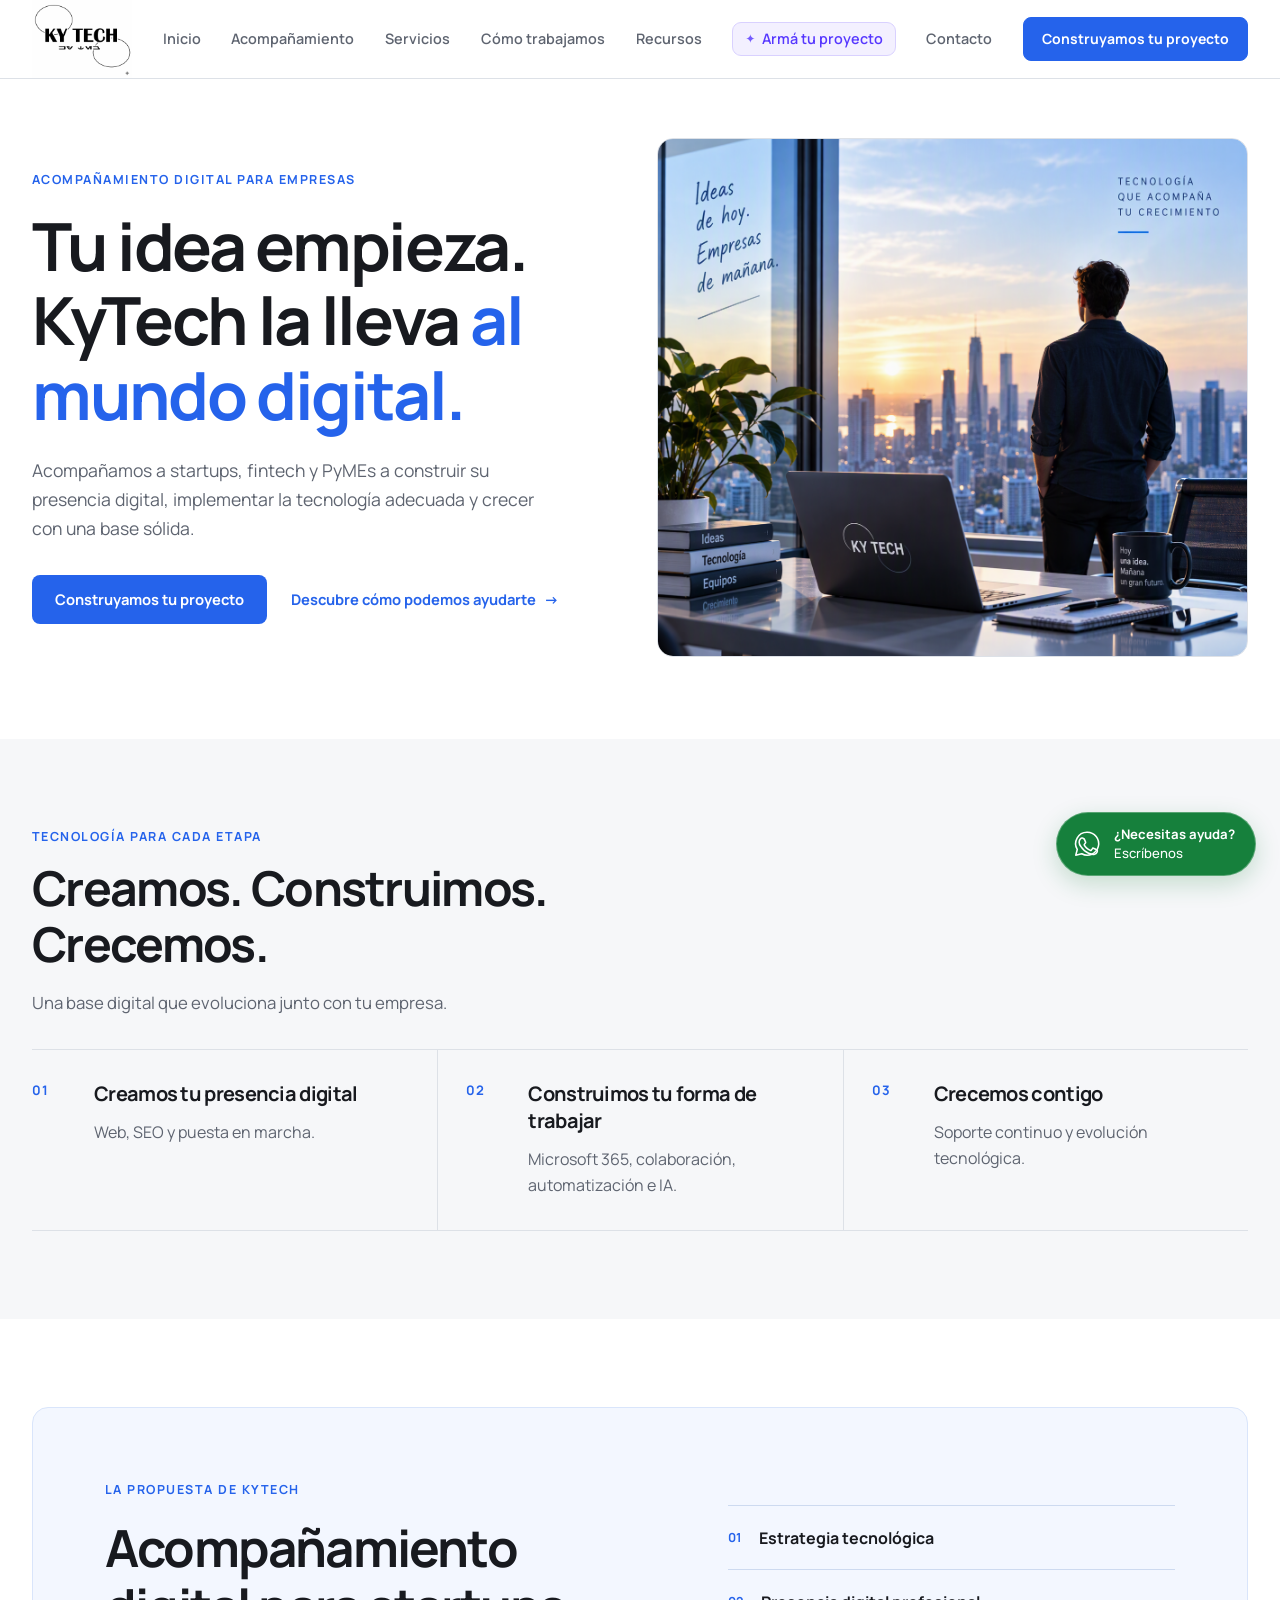
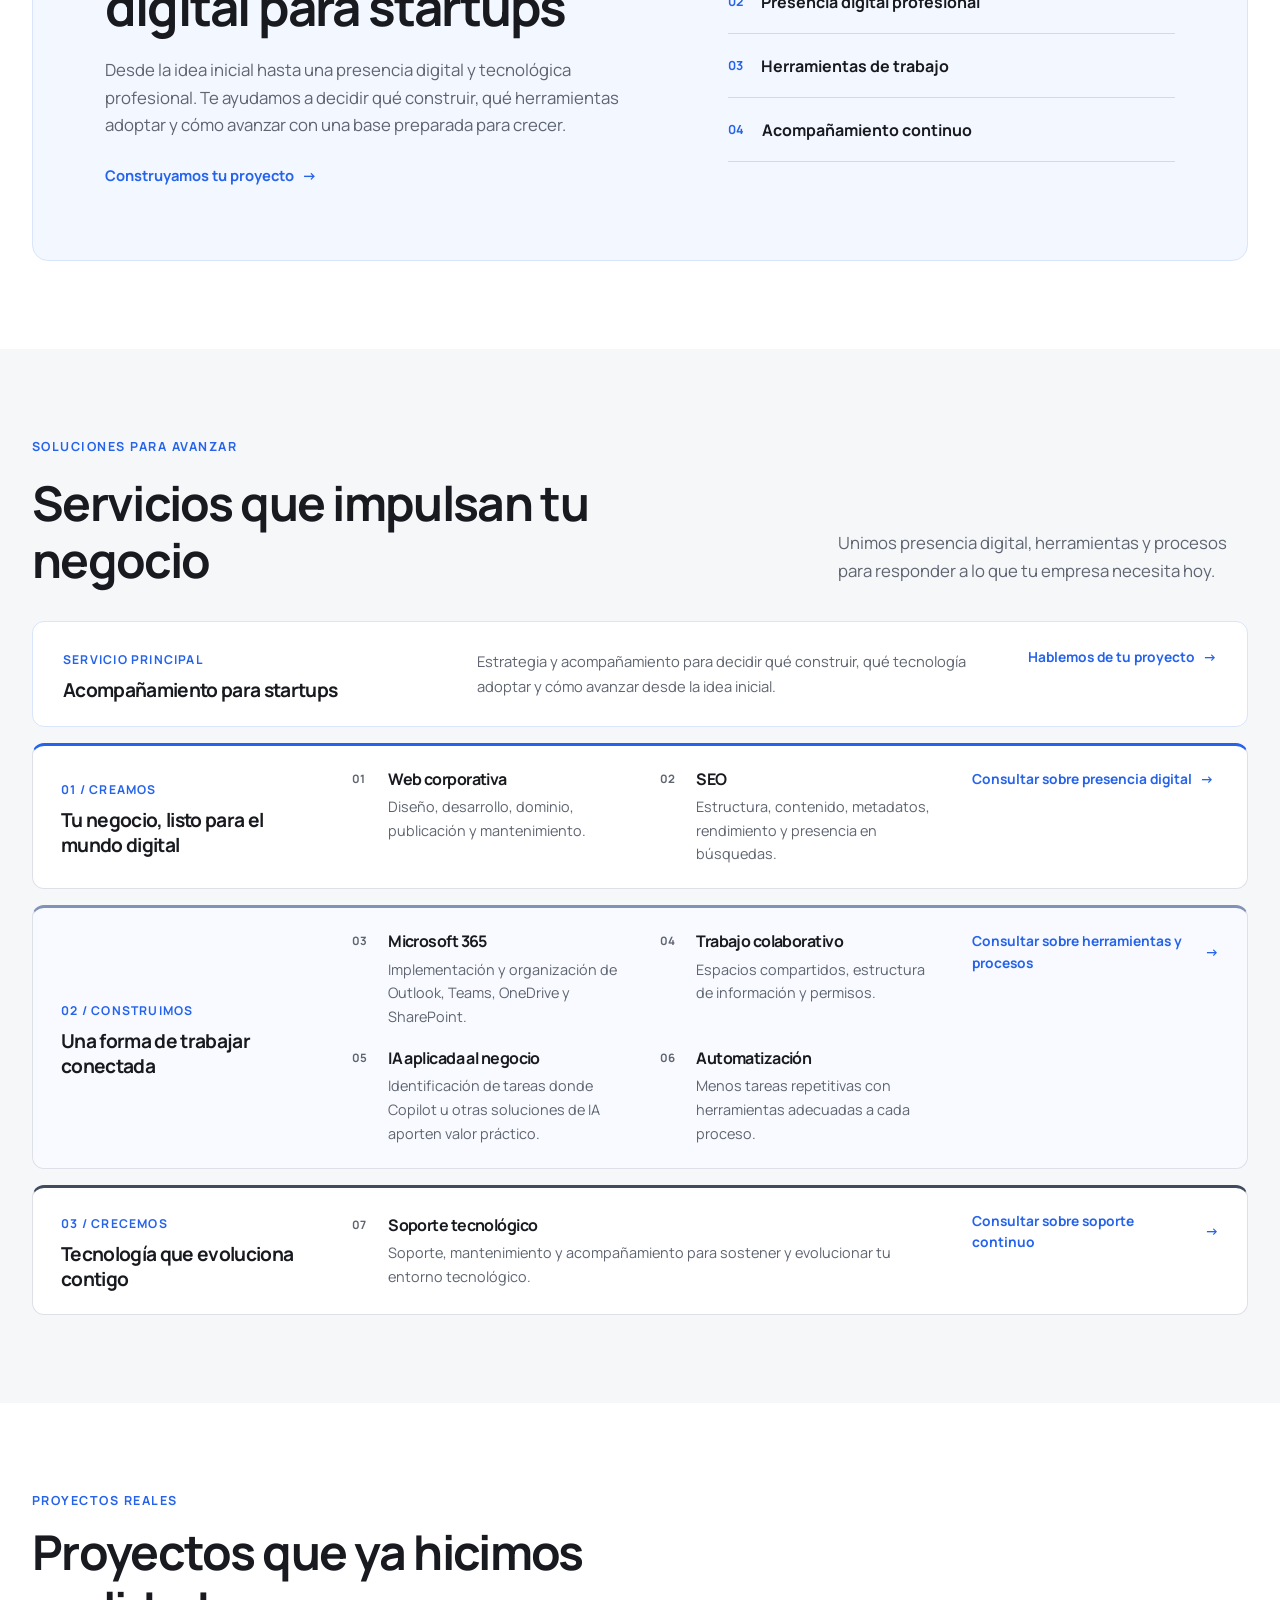
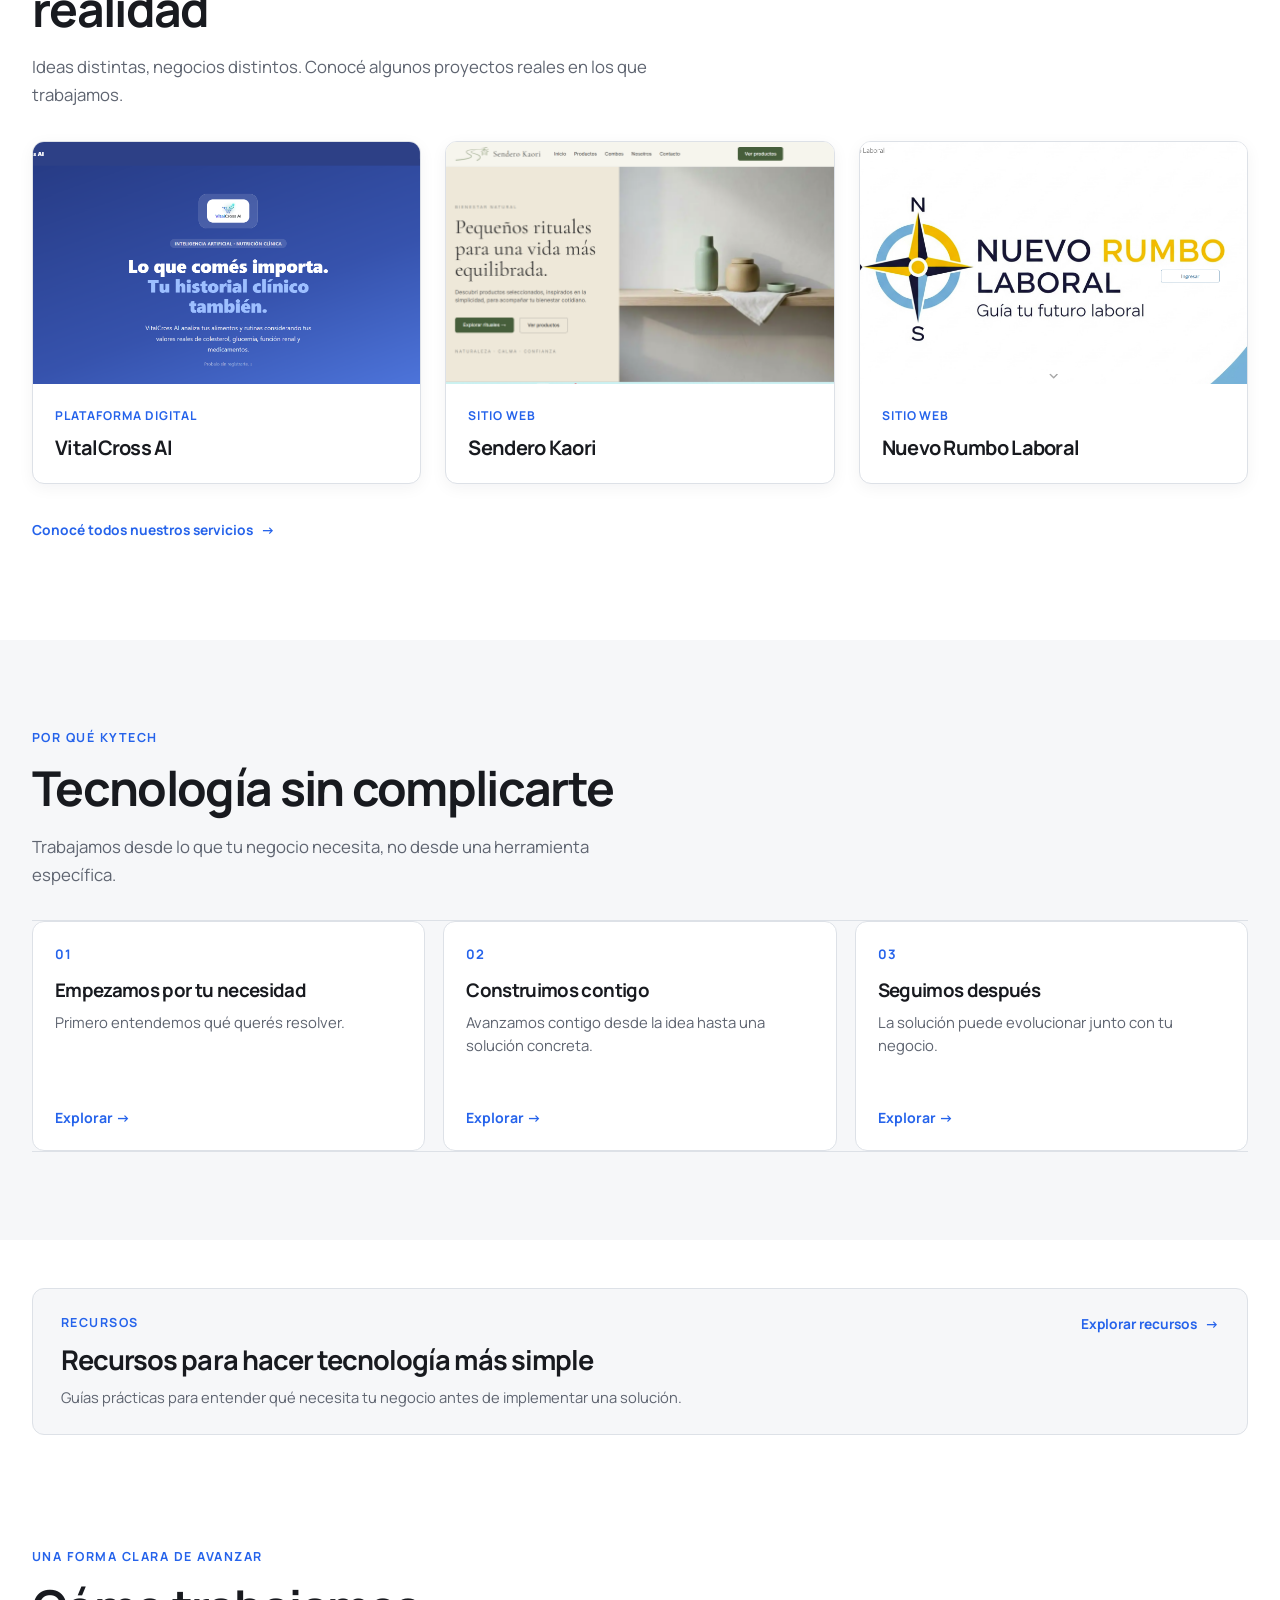
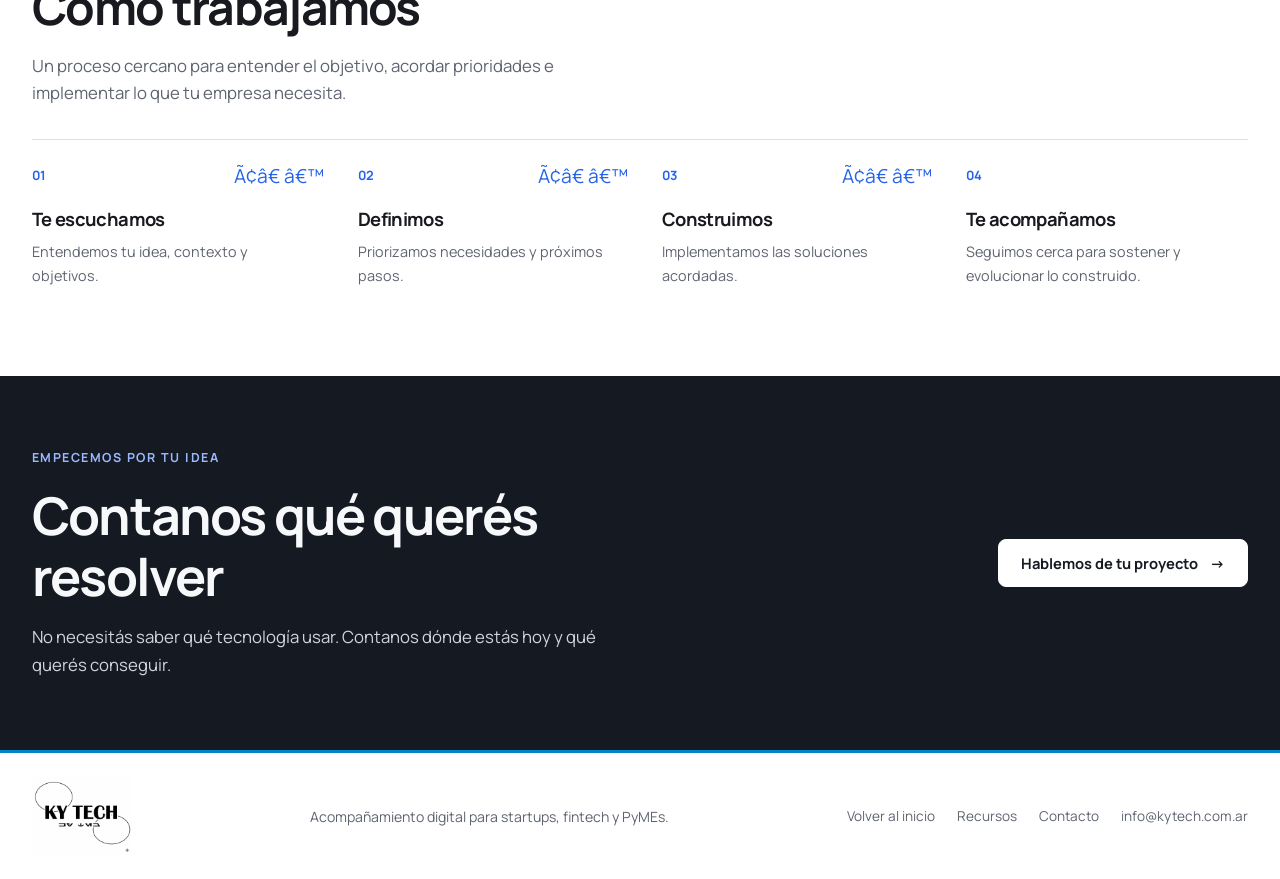
<file: index.html>
<!DOCTYPE html>
<html lang="es">
<head>
  <!-- Google tag (gtag.js) -->
  <script async src="https://www.googletagmanager.com/gtag/js?id=G-KS115DWEFH"></script>
  <script>
    window.dataLayer = window.dataLayer || [];
    function gtag(){dataLayer.push(arguments);}
    gtag('js', new Date());

    gtag('config', 'G-KS115DWEFH');
  </script>
  <meta charset="UTF-8" />
  <meta name="viewport" content="width=device-width, initial-scale=1.0" />
  <title>KyTech | Acompañamiento digital para empresas</title>
  <meta name="description" content="KyTech acompaña a startups, fintech y PyMEs a construir su presencia digital, implementar la tecnología adecuada y crecer con una base sólida." />
  <meta name="robots" content="index, follow" />
  <link rel="canonical" href="https://kytech.com.ar/" />
  <link rel="icon" type="image/png" sizes="32x32" href="assets/favicon-32.png">
  <link rel="icon" type="image/png" sizes="16x16" href="assets/favicon-16.png">
  <link rel="shortcut icon" href="favicon.ico">
  <meta property="og:title" content="KyTech | Acompañamiento digital para empresas" />
  <meta property="og:description" content="KyTech acompaña a startups, fintech y PyMEs a construir su presencia digital, implementar la tecnología adecuada y crecer con una base sólida." />
  <meta property="og:url" content="https://kytech.com.ar/" />
  <meta property="og:type" content="website" />
  <meta property="og:image" content="https://kytech.com.ar/assets/og-kytech.jpg" />
  <meta property="og:image:alt" content="KyTech — Tecnología para construir, trabajar y crecer." />
  <meta name="twitter:card" content="summary_large_image" />
  <meta name="twitter:title" content="KyTech | Acompañamiento digital para empresas" />
  <meta name="twitter:description" content="KyTech acompaña a startups, fintech y PyMEs a construir su presencia digital, implementar la tecnología adecuada y crecer con una base sólida." />
  <meta name="twitter:image" content="https://kytech.com.ar/assets/og-kytech.jpg" />
  <link rel="preconnect" href="https://fonts.googleapis.com" />
  <link rel="preconnect" href="https://fonts.gstatic.com" crossorigin />
  <link href="https://fonts.googleapis.com/css2?family=Manrope:wght@400;500;600;700&display=swap" rel="stylesheet" />
  <link rel="stylesheet" href="style.css?v=14" />
  <script type="application/ld+json">
  {
    "@context": "https://schema.org",
    "@type": "Organization",
    "@id": "https://kytech.com.ar/#organization",
    "name": "KyTech",
    "url": "https://kytech.com.ar/",
    "logo": "https://kytech.com.ar/Logo_KyTech.jpg",
    "description": "KyTech acompaña a startups, fintech y PyMEs a construir su presencia digital, implementar la tecnología adecuada y crecer con una base sólida.",
    "email": "info@kytech.com.ar"
  }
  </script>

  <style>
    .home-why-flip-grid { gap: 18px; }
    .home-why-flip { min-width: 0; min-height: 230px; perspective: 1100px; }
    .home-why-flip-inner { position: relative; min-height: 230px; transform-style: preserve-3d; transition: transform 300ms cubic-bezier(.2,.7,.2,1); }
    .home-why-flip.is-flipped .home-why-flip-inner { transform: rotateY(180deg); }
    .home-why-flip-face { position: absolute; inset: 0; display: flex; flex-direction: column; padding: 22px; border: 1px solid var(--home-border); border-radius: 12px; background: #fff; backface-visibility: hidden; -webkit-backface-visibility: hidden; }
    .home-why-flip-front .home-step-number { margin-bottom: 14px; }
    .home-why-flip-face h3 { margin: 0; }
    .home-why-flip-face > p:not(.home-eyebrow) { margin: 10px 0 0; color: var(--home-muted) !important; font-size: .93rem; line-height: 1.55; }
    .home-why-flip-back { transform: rotateY(180deg); }
    .home-why-flip-back .home-eyebrow { margin: 0 0 8px; }
    .home-why-flip-trigger, .home-why-flip-back-button { margin-top: auto; padding: 14px 0 0; border: 0; background: transparent; color: var(--home-blue); font: inherit; font-size: .88rem; font-weight: 700; cursor: pointer; align-self: flex-start; }
    .home-why-flip-trigger:hover, .home-why-flip-back-button:hover { text-decoration: underline; text-underline-offset: 4px; }
    .home-why-flip-trigger:focus-visible, .home-why-flip-back-button:focus-visible { outline: 3px solid rgba(50,102,255,.28); outline-offset: 4px; border-radius: 3px; }
    @media (max-width: 767px) { .home-why-flip-grid { gap: 14px; } .home-why-flip, .home-why-flip-inner { min-height: 245px; } .home-why-flip-face { padding: 20px; } }
    @media (prefers-reduced-motion: reduce) { .home-why-flip-inner { transition: none; transform-style: flat; } .home-why-flip.is-flipped .home-why-flip-inner { transform: none; } .home-why-flip-face { backface-visibility: visible; } .home-why-flip-back { display: none; transform: none; } .home-why-flip.is-flipped .home-why-flip-front { display: none; } .home-why-flip.is-flipped .home-why-flip-back { display: flex; } }
  </style>

  <style>
    .home-project-overlay-wrap { position: relative; overflow: hidden; }
    .home-project-overlay-wrap > img { transition: transform 300ms ease, filter 300ms ease; }
    .home-project-overlay { position: absolute; inset: 0; display: flex; flex-direction: column; justify-content: flex-end; padding: 22px; background: linear-gradient(to top, rgba(16,20,30,.94) 0%, rgba(16,20,30,.72) 54%, rgba(16,20,30,.08) 100%); color: #fff; opacity: 0; transform: translateY(12px); transition: opacity 240ms ease, transform 240ms ease; pointer-events: none; }
    .home-project-overlay-wrap:hover .home-project-overlay, .home-project-overlay-wrap:focus-within .home-project-overlay { opacity: 1; transform: translateY(0); pointer-events: auto; }
    .home-project-overlay-wrap:hover > img, .home-project-overlay-wrap:focus-within > img { transform: scale(1.025); filter: brightness(.72); }
    .home-project-overlay-category { margin: 0 0 6px; color: #c9c2ff !important; font-size: .72rem; font-weight: 700; letter-spacing: .1em; text-transform: uppercase; }
    .home-project-overlay h3 { margin: 0; color: #fff; font-size: 1.12rem; }
    .home-project-overlay > p:not(.home-project-overlay-category) { margin: 7px 0 13px; color: rgba(255,255,255,.84) !important; font-size: .84rem; line-height: 1.45; }
    .home-project-overlay a { align-self: flex-start; color: #fff; font-size: .84rem; font-weight: 700; text-decoration: none; }
    .home-project-overlay a:hover { text-decoration: underline; text-underline-offset: 4px; }
    .home-project-overlay a:focus-visible { outline: 3px solid rgba(255,255,255,.75); outline-offset: 4px; border-radius: 3px; }
    @media (hover: none), (max-width: 767px) { .home-project-overlay { inset: auto 0 0; min-height: 48%; opacity: 1; transform: none; pointer-events: auto; } .home-project-overlay-wrap > img { filter: brightness(.82); } }
    @media (prefers-reduced-motion: reduce) { .home-project-overlay-wrap > img, .home-project-overlay { transition: none; } .home-project-overlay-wrap:hover > img, .home-project-overlay-wrap:focus-within > img { transform: none; } }
  </style>

  <style>
    .home-project-content { min-height: auto; }
    .home-project-content > h3 { margin-bottom: 0; }
  </style>
</head>
<body class="home-page">
  <a class="home-skip-link" href="#contenido">Saltar al contenido</a>

  <header class="home-header">
    <div class="home-container home-header-inner">
      <a class="home-brand" href="index.html" aria-label="KyTech, inicio">
        <img src="Logo_KyTech.jpg" alt="KyTech" />
      </a>

      <div class="home-desktop-nav" role="navigation" aria-label="Navegación principal">
        <a href="index.html" aria-current="page">Inicio</a>
        <a href="acompanamiento.html">Acompañamiento</a>
        <a href="servicios.html">Servicios</a>
        <a href="como.html">Cómo trabajamos</a>
        <a href="recursos.html">Recursos</a>
          <a class="home-nav-builder" href="arma-tu-proyecto.html"><span aria-hidden="true">✦</span> Armá tu proyecto</a>
        <a href="contacto.html">Contacto</a>
        <a class="home-nav-cta" href="contacto.html">Construyamos tu proyecto</a>
      </div>

      <button class="home-menu-button" type="button" aria-label="Abrir menú" aria-expanded="false" aria-controls="home-mobile-menu">
        <span></span>
        <span></span>
      </button>
    </div>
    <div class="home-mobile-menu" id="home-mobile-menu" hidden>
      <a href="index.html" aria-current="page">Inicio</a>
      <a href="acompanamiento.html">Acompañamiento</a>
      <a href="servicios.html">Servicios</a>
      <a href="como.html">Cómo trabajamos</a>
      <a href="recursos.html">Recursos</a>
          <a class="home-nav-builder" href="arma-tu-proyecto.html"><span aria-hidden="true">✦</span> Armá tu proyecto</a>
      <a href="contacto.html">Contacto</a>
      <a class="home-nav-cta" href="contacto.html">Construyamos tu proyecto</a>
    </div>
  </header>

  <main id="contenido">
    <section class="home-hero home-container" id="inicio" aria-labelledby="hero-title">
      <div class="home-hero-copy">
        <p class="home-eyebrow">Acompañamiento digital para empresas</p>
        <h1 id="hero-title">Tu idea empieza.<br />KyTech la lleva <span>al mundo digital.</span></h1>
        <p class="home-hero-description">Acompañamos a startups, fintech y PyMEs a construir su presencia digital, implementar la tecnología adecuada y crecer con una base sólida.</p>
        <div class="home-hero-actions">
          <a class="home-button home-button-primary" href="contacto.html">Construyamos tu proyecto</a>
          <a class="home-text-link" href="#recorrido">Descubre cómo podemos ayudarte <span aria-hidden="true">→</span></a>
        </div>
      </div>
      <figure class="home-hero-visual">
        <img src="assets/hero-kytech.jpg" alt="Una persona contempla la ciudad desde una oficina, junto a una laptop y elementos de trabajo." fetchpriority="high" />
      </figure>
    </section>

    <section class="home-journey home-section" id="recorrido" aria-labelledby="journey-title">
      <div class="home-container">
        <div class="home-section-heading">
          <p class="home-eyebrow">Tecnología para cada etapa</p>
          <h2 id="journey-title">Creamos. Construimos. Crecemos.</h2>
          <p>Una base digital que evoluciona junto con tu empresa.</p>
        </div>
        <div class="home-journey-grid">
          <article class="home-journey-step">
            <span class="home-step-number">01</span>
            <div>
              <h3>Creamos tu presencia digital</h3>
              <p>Web, SEO y puesta en marcha.</p>
            </div>
          </article>
          <article class="home-journey-step">
            <span class="home-step-number">02</span>
            <div>
              <h3>Construimos tu forma de trabajar</h3>
              <p>Microsoft 365, colaboración, automatización e IA.</p>
            </div>
          </article>
          <article class="home-journey-step">
            <span class="home-step-number">03</span>
            <div>
              <h3>Crecemos contigo</h3>
              <p>Soporte continuo y evolución tecnológica.</p>
            </div>
          </article>
        </div>
      </div>
    </section>

    <section class="home-accompaniment home-section" id="acompanamiento" aria-labelledby="accompaniment-title">
      <div class="home-container home-accompaniment-layout">
        <div class="home-accompaniment-copy">
          <p class="home-eyebrow">La propuesta de KyTech</p>
          <h2 id="accompaniment-title">Acompañamiento digital para startups</h2>
          <p>Desde la idea inicial hasta una presencia digital y tecnológica profesional. Te ayudamos a decidir qué construir, qué herramientas adoptar y cómo avanzar con una base preparada para crecer.</p>
          <a class="home-text-link" href="contacto.html">Construyamos tu proyecto <span aria-hidden="true">→</span></a>
        </div>
        <div class="home-accompaniment-points" aria-label="Áreas del acompañamiento">
          <div class="home-accompaniment-point"><span>01</span><p>Estrategia tecnológica</p></div>
          <div class="home-accompaniment-point"><span>02</span><p>Presencia digital profesional</p></div>
          <div class="home-accompaniment-point"><span>03</span><p>Herramientas de trabajo</p></div>
          <div class="home-accompaniment-point"><span>04</span><p>Acompañamiento continuo</p></div>
        </div>
      </div>
    </section>

    <section class="home-services home-section" id="servicios" aria-labelledby="services-title">
      <div class="home-container">
        <div class="home-services-heading">
          <div>
            <p class="home-eyebrow">Soluciones para avanzar</p>
            <h2 id="services-title">Servicios que impulsan tu negocio</h2>
          </div>
          <p>Unimos presencia digital, herramientas y procesos para responder a lo que tu empresa necesita hoy.</p>
        </div>

        <article class="home-startup-service">
          <div>
            <span class="home-group-label">Servicio principal</span>
            <h3>Acompañamiento para startups</h3>
          </div>
          <p>Estrategia y acompañamiento para decidir qué construir, qué tecnología adoptar y cómo avanzar desde la idea inicial.</p>
          <a class="home-group-link" href="contacto.html">Hablemos de tu proyecto <span aria-hidden="true">→</span></a>
        </article>

        <div class="home-service-groups">
          <article class="home-service-group home-service-create">
            <div class="home-service-group-heading">
              <span class="home-group-label">01 / Creamos</span>
              <h3>Tu negocio, listo para el mundo digital</h3>
            </div>
            <div class="home-service-list">
              <div class="home-service-item">
                <span class="home-service-index">01</span>
                <div><h4>Web corporativa</h4><p>Diseño, desarrollo, dominio, publicación y mantenimiento.</p></div>
              </div>
              <div class="home-service-item">
                <span class="home-service-index">02</span>
                <div><h4>SEO</h4><p>Estructura, contenido, metadatos, rendimiento y presencia en búsquedas.</p></div>
              </div>
            </div>
            <a class="home-group-link" href="contacto.html">Consultar sobre presencia digital <span aria-hidden="true">→</span></a>
          </article>

          <article class="home-service-group home-service-build">
            <div class="home-service-group-heading">
              <span class="home-group-label">02 / Construimos</span>
              <h3>Una forma de trabajar conectada</h3>
            </div>
            <div class="home-service-list">
              <div class="home-service-item">
                <span class="home-service-index">03</span>
                <div><h4>Microsoft 365</h4><p>Implementación y organización de Outlook, Teams, OneDrive y SharePoint.</p></div>
              </div>
              <div class="home-service-item">
                <span class="home-service-index">04</span>
                <div><h4>Trabajo colaborativo</h4><p>Espacios compartidos, estructura de información y permisos.</p></div>
              </div>
              <div class="home-service-item">
                <span class="home-service-index">05</span>
                <div><h4>IA aplicada al negocio</h4><p>Identificación de tareas donde Copilot u otras soluciones de IA aporten valor práctico.</p></div>
              </div>
              <div class="home-service-item">
                <span class="home-service-index">06</span>
                <div><h4>Automatización</h4><p>Menos tareas repetitivas con herramientas adecuadas a cada proceso.</p></div>
              </div>
            </div>
            <a class="home-group-link" href="contacto.html">Consultar sobre herramientas y procesos <span aria-hidden="true">→</span></a>
          </article>

          <article class="home-service-group home-service-grow">
            <div class="home-service-group-heading">
              <span class="home-group-label">03 / Crecemos</span>
              <h3>Tecnología que evoluciona contigo</h3>
            </div>
            <div class="home-service-list">
              <div class="home-service-item">
                <span class="home-service-index">07</span>
                <div><h4>Soporte tecnológico</h4><p>Soporte, mantenimiento y acompañamiento para sostener y evolucionar tu entorno tecnológico.</p></div>
              </div>
            </div>
            <a class="home-group-link" href="contacto.html">Consultar sobre soporte continuo <span aria-hidden="true">→</span></a>
          </article>
        </div>
      </div>
    </section>

    <section class="home-projects home-section" aria-labelledby="projects-title">
      <div class="home-container">
        <div class="home-section-heading">
          <p class="home-eyebrow">Proyectos reales</p>
          <h2 id="projects-title">Proyectos que ya hicimos realidad</h2>
          <p>Ideas distintas, negocios distintos. Conocé algunos proyectos reales en los que trabajamos.</p>
        </div>
        <div class="home-project-grid">
          <article class="home-project-card">
            <figure class="home-project-image home-project-overlay-wrap">
              <img src="assets/proyecto-vitalcross.jpg" alt="Captura de la plataforma digital VitalCross AI." loading="lazy" />
                          <figcaption class="home-project-overlay">
                <p class="home-project-overlay-category">Plataforma digital</p>
                <h3>VitalCross AI</h3>
                <p>Experiencia web con una propuesta digital basada en inteligencia artificial.</p>
                <a href="https://www.vitalcrossai.com.ar/" target="_blank" rel="noopener noreferrer">Ver proyecto <span aria-hidden="true">→</span></a>
              </figcaption>
            </figure>
            <div class="home-project-content">
              <p class="home-project-category">Plataforma digital</p>
              <h3>VitalCross AI</h3>
            </div>
          </article>
          <article class="home-project-card">
            <figure class="home-project-image home-project-overlay-wrap">
              <img src="assets/proyecto-kaori.jpg" alt="Captura del sitio web Sendero Kaori." loading="lazy" />
                          <figcaption class="home-project-overlay">
                <p class="home-project-overlay-category">Sitio web</p>
                <h3>Sendero Kaori</h3>
                <p>Identidad visual clara y una experiencia enfocada en presentar servicios.</p>
                <a href="https://kaori-sigma.vercel.app/" target="_blank" rel="noopener noreferrer">Ver proyecto <span aria-hidden="true">→</span></a>
              </figcaption>
            </figure>
            <div class="home-project-content">
              <p class="home-project-category">Sitio web</p>
              <h3>Sendero Kaori</h3>
            </div>
          </article>
          <article class="home-project-card">
            <figure class="home-project-image home-project-overlay-wrap">
              <img src="assets/proyecto-nuevo-rumbo.jpg" alt="Captura del sitio web Nuevo Rumbo Laboral." loading="lazy" />
                          <figcaption class="home-project-overlay">
                <p class="home-project-overlay-category">Sitio web</p>
                <h3>Nuevo Rumbo Laboral</h3>
                <p>Presencia web pensada para comunicar servicios profesionales y facilitar el contacto.</p>
                <a href="https://sites.google.com/nuevorumbolaboral.com.ar/nrl/p%C3%A1gina-principal" target="_blank" rel="noopener noreferrer">Ver proyecto <span aria-hidden="true">→</span></a>
              </figcaption>
            </figure>
            <div class="home-project-content">
              <p class="home-project-category">Sitio web</p>
              <h3>Nuevo Rumbo Laboral</h3>
            </div>
          </article>
        </div>
        <a class="home-group-link home-projects-link" href="servicios.html">Conocé todos nuestros servicios <span aria-hidden="true">→</span></a>
      </div>
    </section>

    <section class="home-why home-section" aria-labelledby="why-title">
      <div class="home-container">
        <div class="home-section-heading">
          <p class="home-eyebrow">Por qué KyTech</p>
          <h2 id="why-title">Tecnología sin complicarte</h2>
          <p>Trabajamos desde lo que tu negocio necesita, no desde una herramienta específica.</p>
        </div>
        <div class="home-why-grid home-why-flip-grid">
          <article class="home-why-flip" data-home-flip>
            <div class="home-why-flip-inner">
              <section class="home-why-flip-face home-why-flip-front" aria-labelledby="why-flip-1-front">
                <span class="home-step-number">01</span>
                <h3 id="why-flip-1-front">Empezamos por tu necesidad</h3>
                <p>Primero entendemos qué querés resolver.</p>
                <button type="button" class="home-why-flip-trigger" data-flip-open aria-expanded="false">Explorar <span aria-hidden="true">→</span></button>
              </section>
              <section class="home-why-flip-face home-why-flip-back" aria-labelledby="why-flip-1-back" aria-hidden="true" inert>
                <p class="home-eyebrow">Empezamos por tu necesidad</p>
                <h3 id="why-flip-1-back">Primero el problema</h3>
                <p>Entendemos el problema, el contexto y qué querés conseguir. Después definimos qué tecnología realmente tiene sentido.</p>
                <button type="button" class="home-why-flip-back-button" data-flip-close>← Volver</button>
              </section>
            </div>
          </article>
          <article class="home-why-flip" data-home-flip>
            <div class="home-why-flip-inner">
              <section class="home-why-flip-face home-why-flip-front" aria-labelledby="why-flip-2-front">
                <span class="home-step-number">02</span>
                <h3 id="why-flip-2-front">Construimos contigo</h3>
                <p>Avanzamos contigo desde la idea hasta una solución concreta.</p>
                <button type="button" class="home-why-flip-trigger" data-flip-open aria-expanded="false">Explorar <span aria-hidden="true">→</span></button>
              </section>
              <section class="home-why-flip-face home-why-flip-back" aria-labelledby="why-flip-2-back" aria-hidden="true" inert>
                <p class="home-eyebrow">Construimos contigo</p>
                <h3 id="why-flip-2-back">Decisiones claras</h3>
                <p>Te acompañamos desde la primera idea, definimos prioridades y construimos una solución concreta y lista para usar.</p>
                <button type="button" class="home-why-flip-back-button" data-flip-close>← Volver</button>
              </section>
            </div>
          </article>
          <article class="home-why-flip" data-home-flip>
            <div class="home-why-flip-inner">
              <section class="home-why-flip-face home-why-flip-front" aria-labelledby="why-flip-3-front">
                <span class="home-step-number">03</span>
                <h3 id="why-flip-3-front">Seguimos después</h3>
                <p>La solución puede evolucionar junto con tu negocio.</p>
                <button type="button" class="home-why-flip-trigger" data-flip-open aria-expanded="false">Explorar <span aria-hidden="true">→</span></button>
              </section>
              <section class="home-why-flip-face home-why-flip-back" aria-labelledby="why-flip-3-back" aria-hidden="true" inert>
                <p class="home-eyebrow">Seguimos después</p>
                <h3 id="why-flip-3-back">Una base que evoluciona</h3>
                <p>Cuando aparecen nuevas necesidades, podemos acompañar ajustes, mejoras y próximos pasos sin empezar de cero.</p>
                <button type="button" class="home-why-flip-back-button" data-flip-close>← Volver</button>
              </section>
            </div>
          </article>
        </div>
      </div>
    </section>

    <section class="home-resource-invite" aria-labelledby="home-resources-title">
      <div class="home-container home-resource-invite-inner">
        <div>
          <p class="home-eyebrow">Recursos</p>
          <h2 id="home-resources-title">Recursos para hacer tecnología más simple</h2>
          <p>Guías prácticas para entender qué necesita tu negocio antes de implementar una solución.</p>
        </div>
        <a class="home-group-link" href="recursos.html">Explorar recursos <span aria-hidden="true">→</span></a>
      </div>
    </section>

    <section class="home-process home-section" id="proceso" aria-labelledby="process-title">
      <div class="home-container">
        <div class="home-process-heading">
          <p class="home-eyebrow">Una forma clara de avanzar</p>
          <h2 id="process-title">Cómo trabajamos</h2>
          <p>Un proceso cercano para entender el objetivo, acordar prioridades e implementar lo que tu empresa necesita.</p>
        </div>
        <ol class="home-process-list">
          <li><span class="home-process-number">01</span><h3>Te escuchamos</h3><p>Entendemos tu idea, contexto y objetivos.</p></li>
          <li><span class="home-process-number">02</span><h3>Definimos</h3><p>Priorizamos necesidades y próximos pasos.</p></li>
          <li><span class="home-process-number">03</span><h3>Construimos</h3><p>Implementamos las soluciones acordadas.</p></li>
          <li><span class="home-process-number">04</span><h3>Te acompañamos</h3><p>Seguimos cerca para sostener y evolucionar lo construido.</p></li>
        </ol>
      </div>
    </section>

    <section class="home-contact" id="contacto" aria-labelledby="contact-title">
      <div class="home-container home-contact-inner">
        <div>
          <p class="home-eyebrow">Empecemos por tu idea</p>
          <h2 id="contact-title">Contanos qué querés resolver</h2>
          <p>No necesitás saber qué tecnología usar. Contanos dónde estás hoy y qué querés conseguir.</p>
        </div>
        <a class="home-button home-button-light" href="contacto.html">Hablemos de tu proyecto <span aria-hidden="true">→</span></a>
      </div>
    </section>
  </main>

  <footer class="home-footer">
    <div class="home-container home-footer-inner">
      <a class="home-brand" href="index.html" aria-label="KyTech, inicio">
        <img src="Logo_KyTech.jpg" alt="KyTech" />
      </a>
      <p>Acompañamiento digital para startups, fintech y PyMEs.</p>
      <div class="home-footer-links" aria-label="Enlaces de contacto">
        <a href="#inicio">Volver al inicio</a>
        <a href="recursos.html">Recursos</a>
        <a href="contacto.html">Contacto</a>
        <a href="mailto:info@kytech.com.ar">info@kytech.com.ar</a>
      </div>
    </div>
  </footer>

  <script>
    const menuButton = document.querySelector('.home-menu-button');
    const mobileMenu = document.getElementById('home-mobile-menu');

    function closeMobileMenu() {
      mobileMenu.hidden = true;
      menuButton.setAttribute('aria-expanded', 'false');
      menuButton.setAttribute('aria-label', 'Abrir menú');
    }

    menuButton.addEventListener('click', () => {
      const isExpanded = menuButton.getAttribute('aria-expanded') === 'true';
      mobileMenu.hidden = isExpanded;
      menuButton.setAttribute('aria-expanded', String(!isExpanded));
      menuButton.setAttribute('aria-label', isExpanded ? 'Abrir menú' : 'Cerrar menú');
    });

    mobileMenu.querySelectorAll('a').forEach((link) => {
      link.addEventListener('click', closeMobileMenu);
    });

    document.addEventListener('keydown', (event) => {
      if (event.key === 'Escape' && !mobileMenu.hidden) {
        closeMobileMenu();
        menuButton.focus();
      }
    });

    document.addEventListener('click', (event) => {
      const whatsappLink = event.target.closest('a[href^="https://wa.me/"]');

      if (!whatsappLink) return;

      gtag('event', 'contact_whatsapp');
    });
  </script>

  <script>
    (() => {
      document.querySelectorAll('[data-home-flip]').forEach((card) => {
        const openButton = card.querySelector('[data-flip-open]');
        const closeButton = card.querySelector('[data-flip-close]');
        const front = card.querySelector('.home-why-flip-front');
        const back = card.querySelector('.home-why-flip-back');
        if (!openButton || !closeButton || !front || !back) return;

        function setFlipped(flipped) {
          card.classList.toggle('is-flipped', flipped);
          openButton.setAttribute('aria-expanded', String(flipped));
          front.setAttribute('aria-hidden', String(flipped));
          back.setAttribute('aria-hidden', String(!flipped));
          if (flipped) {
            front.setAttribute('inert', '');
            back.removeAttribute('inert');
            closeButton.focus();
          } else {
            back.setAttribute('inert', '');
            front.removeAttribute('inert');
            openButton.focus();
          }
        }

        openButton.addEventListener('click', () => setFlipped(true));
        closeButton.addEventListener('click', () => setFlipped(false));
        card.addEventListener('keydown', (event) => {
          if (event.key === 'Escape' && card.classList.contains('is-flipped')) setFlipped(false);
        });
      });
    })();
  </script>
  <a class="ky-whatsapp-float" href="https://wa.me/5491136682292?text=Hola%20KyTech%2C%20quiero%20consultar%20por%20un%20proyecto." target="_blank" rel="noopener noreferrer" aria-label="Contactar a KyTech por WhatsApp">
    <svg class="ky-whatsapp-icon" viewBox="0 0 32 32" aria-hidden="true" focusable="false">
      <path d="M16 3.5a12.1 12.1 0 0 0-10.4 18.3L4 28l6.4-1.6A12.2 12.2 0 1 0 16 3.5Z" />
      <path d="M12.2 10.4c-.3-.7-.7-.7-1-.7h-.8c-.3 0-.8.1-1.2.6s-1.6 1.6-1.6 3.8 1.7 4.4 1.9 4.7 3.3 5.2 8.2 7.1c4 1.6 4.9 1.3 5.8 1.2s2.8-1.1 3.2-2.2.4-2 .3-2.2-.4-.3-.9-.6-2.8-1.4-3.2-1.6-.8-.2-1 .3-1.2 1.6-1.4 1.9-.5.4-1 .1a13 13 0 0 1-3.8-2.4 14.5 14.5 0 0 1-2.6-3.2c-.3-.5 0-.8.2-1s.5-.6.7-.8.3-.4.5-.8 0-.6-.1-.8-1.1-2.8-1.5-3.4Z" />
    </svg>
    <span class="ky-whatsapp-copy"><strong>¿Necesitas ayuda?</strong><span>Escríbenos</span></span>
  </a>
  <script>
    (() => {
      const whatsappFloat = document.querySelector('.ky-whatsapp-float');
      let updatePending = false;

      function updateWhatsappFloat() {
        updatePending = false;
        const floatRect = whatsappFloat.getBoundingClientRect();
        const overlapsControl = [...document.querySelectorAll('main a[href], main button, footer a[href], footer button')]
          .some((element) => {
            const style = getComputedStyle(element);
            const rect = element.getBoundingClientRect();
            return style.visibility !== 'hidden' && style.display !== 'none' &&
              rect.width > 0 && rect.height > 0 &&
              rect.right > floatRect.left && rect.left < floatRect.right &&
              rect.bottom > floatRect.top && rect.top < floatRect.bottom;
          });

        whatsappFloat.classList.toggle('ky-whatsapp-obstructed', overlapsControl);
      }

      function scheduleWhatsappUpdate() {
        if (!updatePending) {
          updatePending = true;
          requestAnimationFrame(updateWhatsappFloat);
        }
      }

      window.addEventListener('scroll', scheduleWhatsappUpdate, { passive: true });
      window.addEventListener('resize', scheduleWhatsappUpdate);
      window.addEventListener('load', scheduleWhatsappUpdate);
      const mutationObserver = new MutationObserver(scheduleWhatsappUpdate);
      [document.querySelector('main'), document.querySelector('footer')].forEach((region) => {
        mutationObserver.observe(region, {
          attributes: true,
          attributeFilter: ['class', 'hidden', 'style'],
          characterData: true,
          childList: true,
          subtree: true
        });
      });
      scheduleWhatsappUpdate();
    })();
  </script>
</body>
</html>
</file>
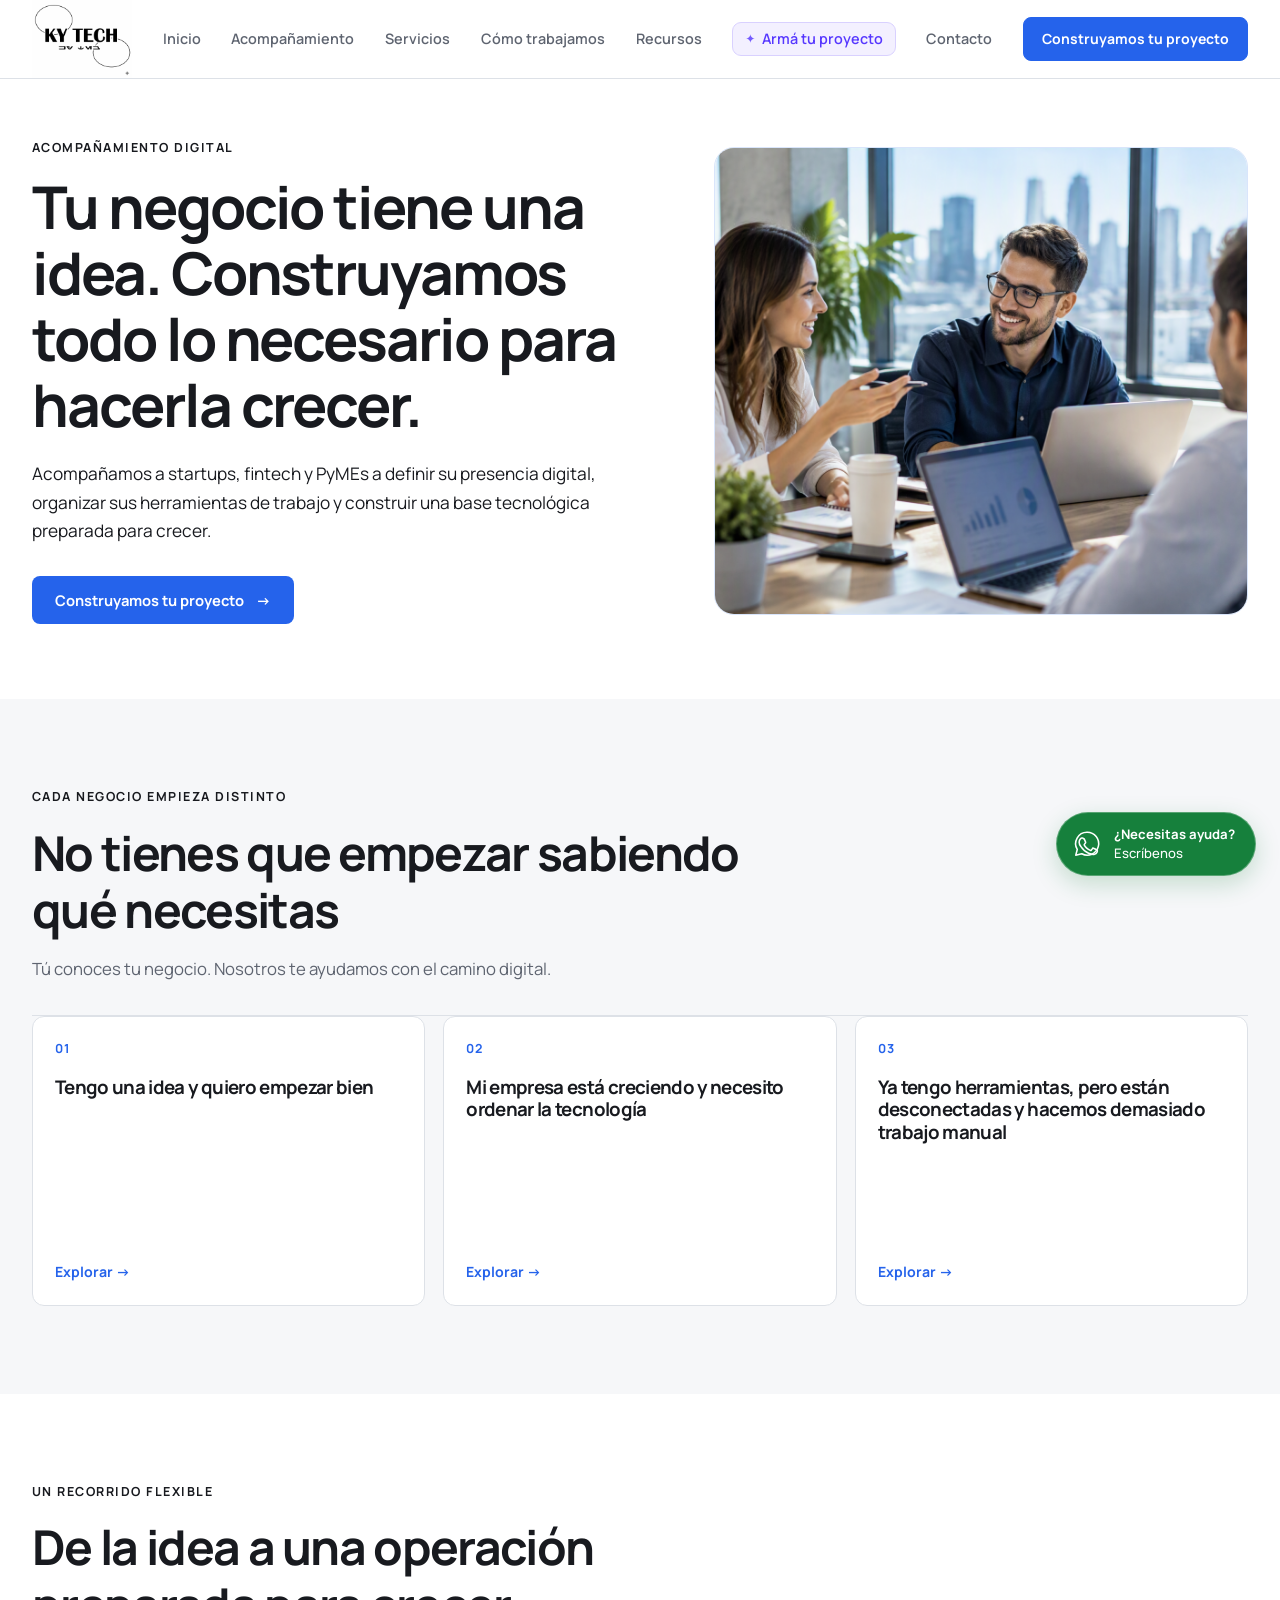
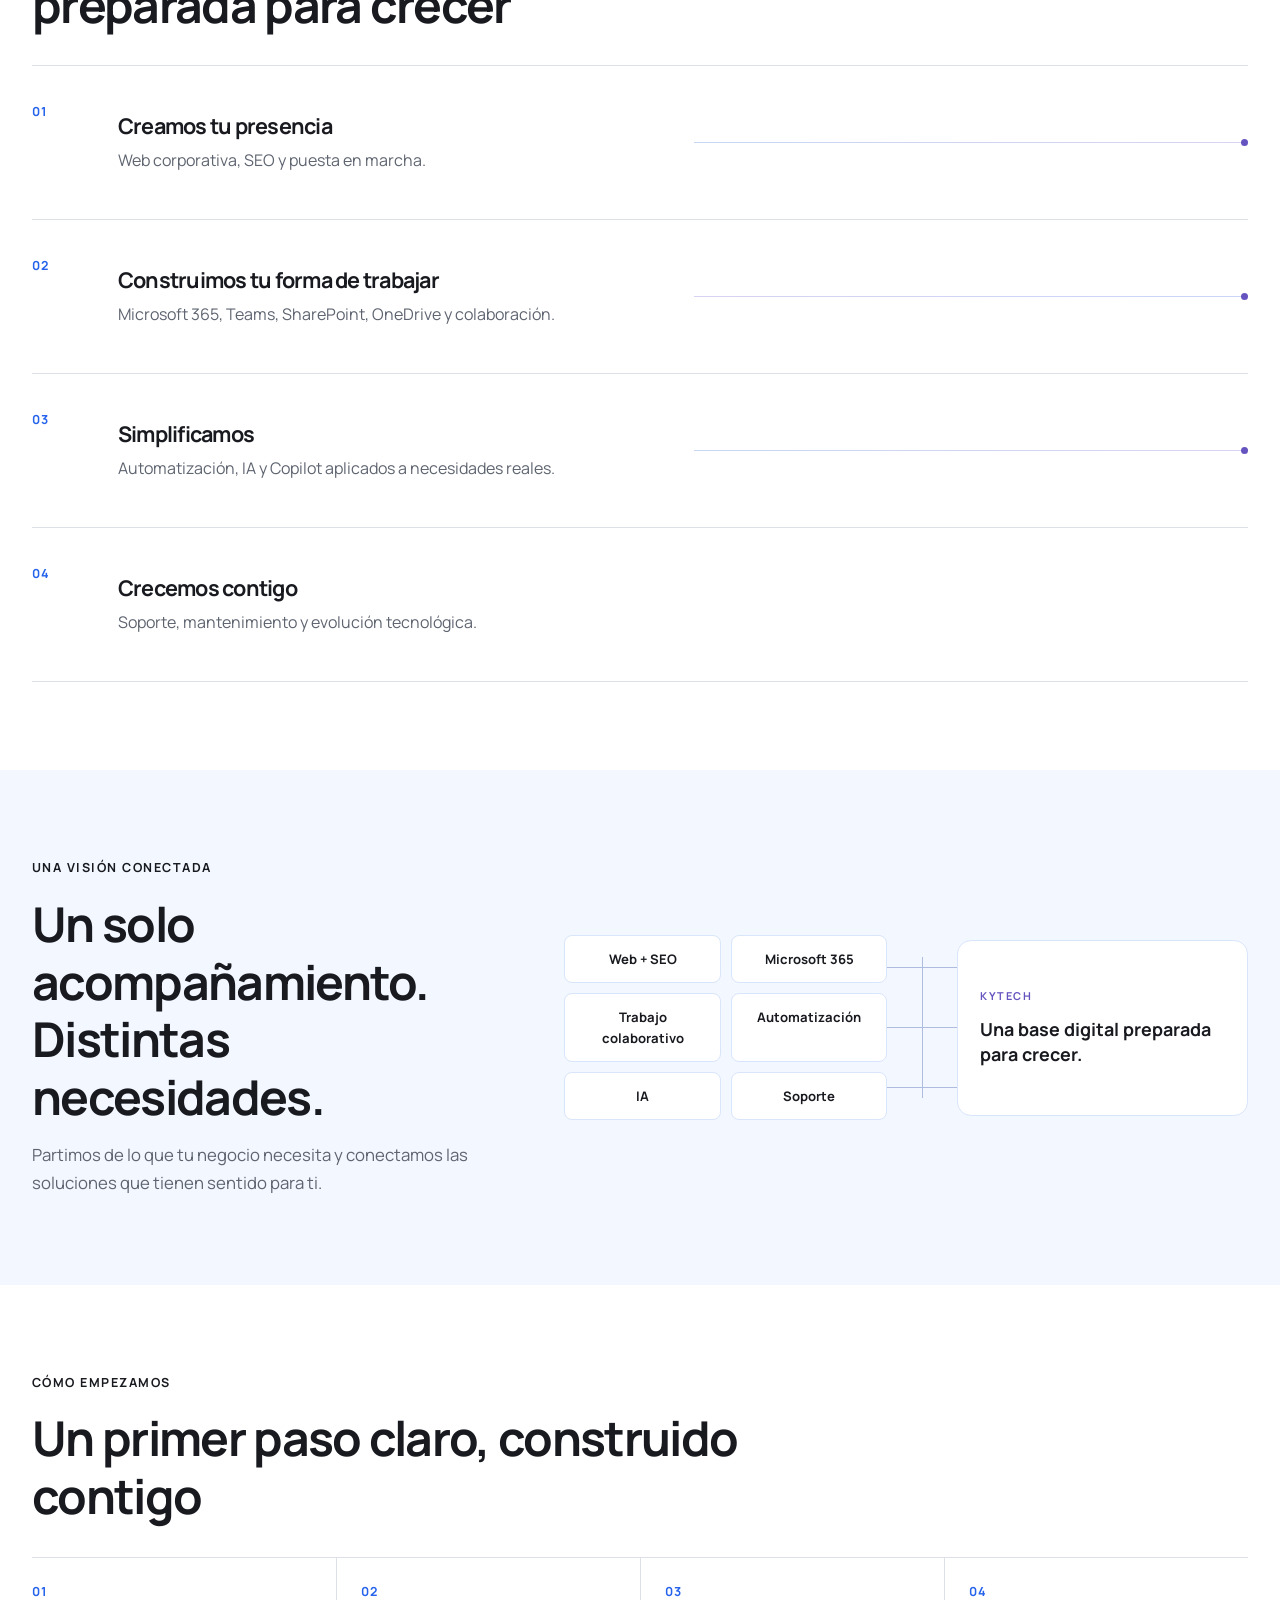
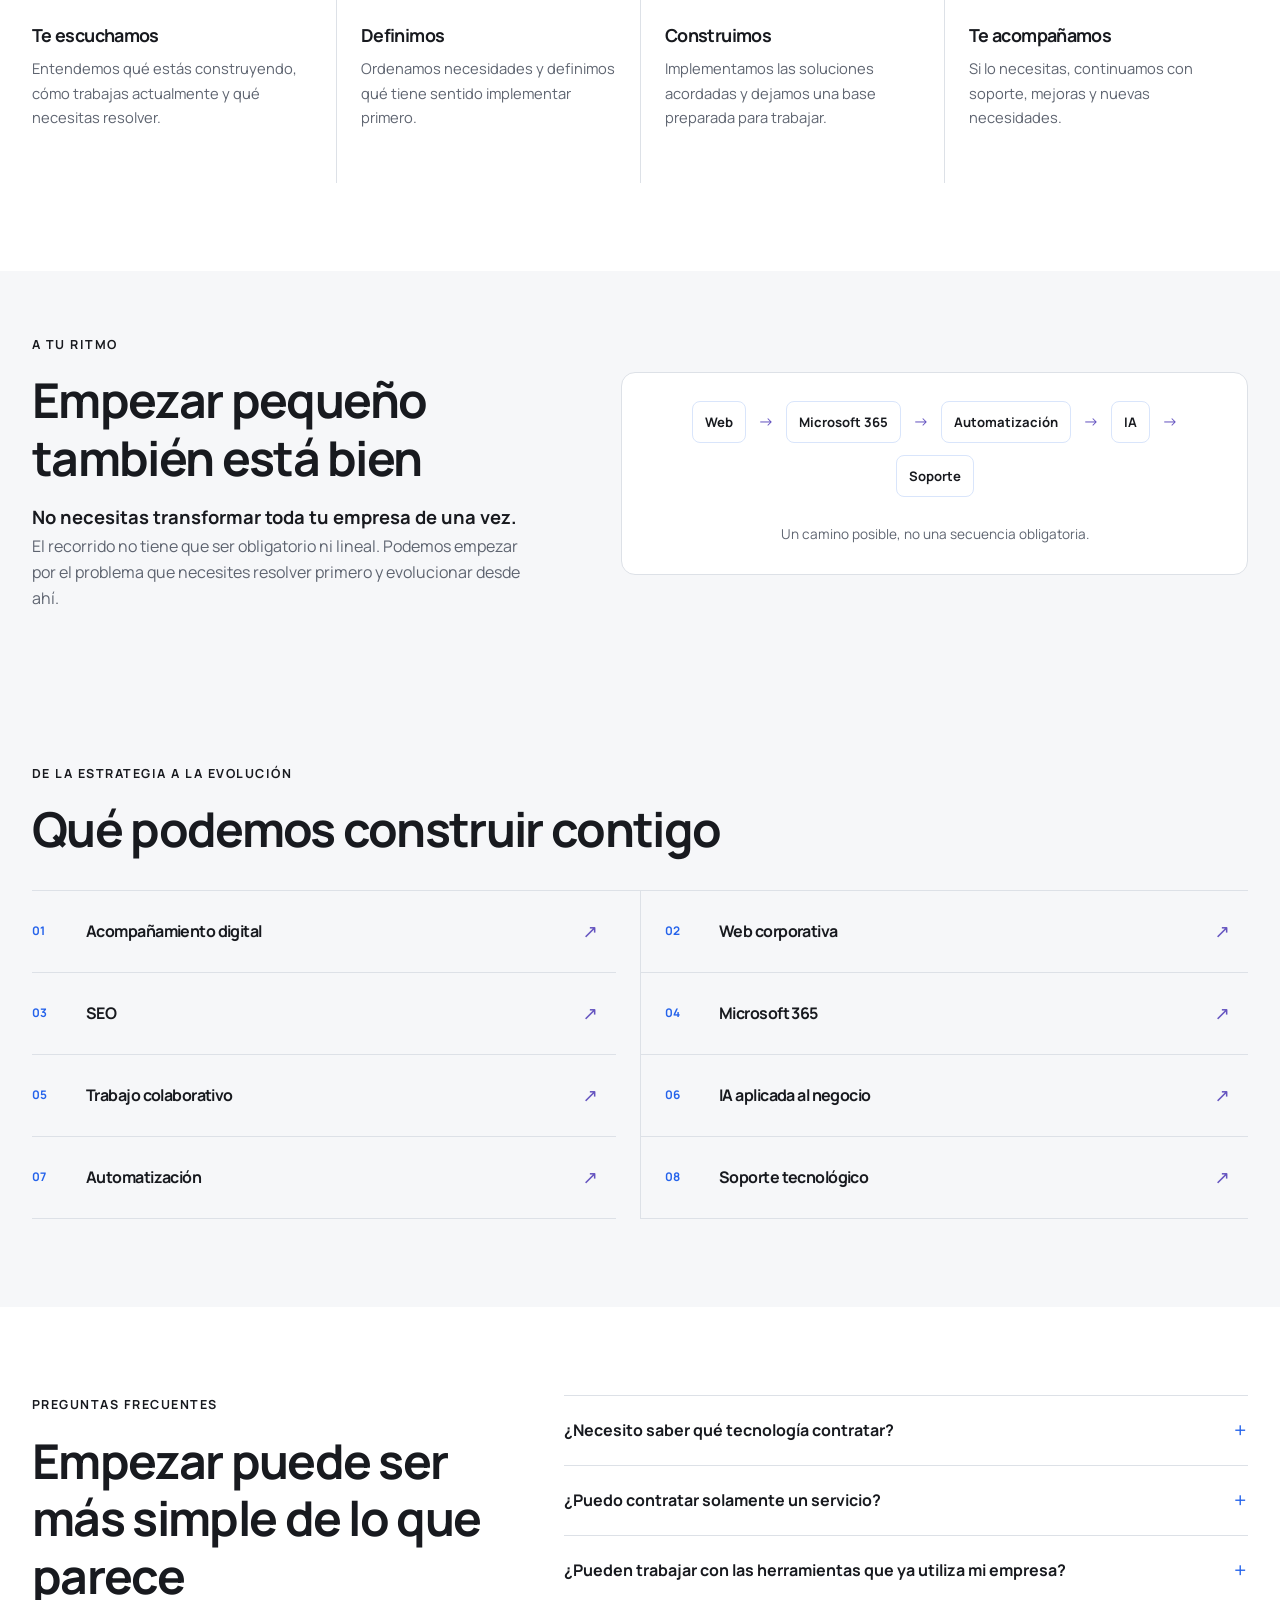
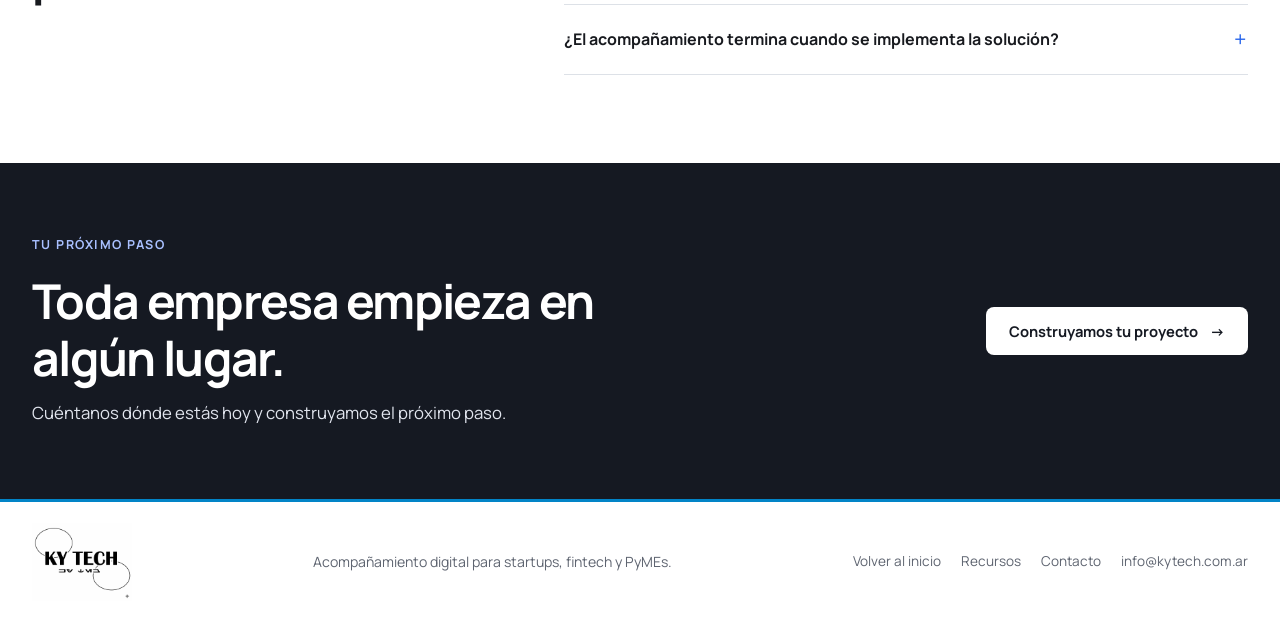
<file: acompanamiento.html>
<!DOCTYPE html>
<html lang="es">
<head>
  <!-- Google tag (gtag.js) -->
  <script async src="https://www.googletagmanager.com/gtag/js?id=G-KS115DWEFH"></script>
  <script>
    window.dataLayer = window.dataLayer || [];
    function gtag(){dataLayer.push(arguments);}
    gtag('js', new Date());

    gtag('config', 'G-KS115DWEFH');
  </script>
  <meta charset="UTF-8" />
  <meta name="viewport" content="width=device-width, initial-scale=1.0" />
  <title>Acompañamiento digital | KyTech</title>
  <meta name="description" content="Acompañamiento digital para startups, fintech y PyMEs. Definimos contigo qué construir, qué tecnología adoptar y cómo crecer." />
  <meta name="robots" content="index, follow" />
  <link rel="canonical" href="https://kytech.com.ar/acompanamiento" />
  <link rel="icon" type="image/png" sizes="32x32" href="assets/favicon-32.png">
  <link rel="icon" type="image/png" sizes="16x16" href="assets/favicon-16.png">
  <link rel="shortcut icon" href="favicon.ico">
  <meta property="og:title" content="Acompañamiento digital | KyTech" />
  <meta property="og:description" content="Acompañamiento digital para startups, fintech y PyMEs. Definimos contigo qué construir, qué tecnología adoptar y cómo crecer." />
  <meta property="og:url" content="https://kytech.com.ar/acompanamiento" />
  <meta property="og:type" content="website" />
  <meta property="og:image" content="https://kytech.com.ar/assets/og-kytech.jpg" />
  <meta property="og:image:alt" content="KyTech — Tecnología para construir, trabajar y crecer." />
  <meta name="twitter:card" content="summary_large_image" />
  <meta name="twitter:title" content="Acompañamiento digital | KyTech" />
  <meta name="twitter:description" content="Acompañamiento digital para startups, fintech y PyMEs. Definimos contigo qué construir, qué tecnología adoptar y cómo crecer." />
  <meta name="twitter:image" content="https://kytech.com.ar/assets/og-kytech.jpg" />
  <link rel="preconnect" href="https://fonts.googleapis.com" />
  <link rel="preconnect" href="https://fonts.gstatic.com" crossorigin />
  <link href="https://fonts.googleapis.com/css2?family=Manrope:wght@400;500;600;700&display=swap" rel="stylesheet" />
  <link rel="stylesheet" href="style.css?v=14" />

  <style>
    .acomp-situation-flip-grid { display: grid; grid-template-columns: repeat(3, minmax(0, 1fr)); gap: 18px; }
    .acomp-situation-flip { min-width: 0; min-height: 290px; perspective: 1100px; }
    .acomp-situation-flip-inner { position: relative; min-height: 290px; transform-style: preserve-3d; transition: transform 300ms cubic-bezier(.2,.7,.2,1); }
    .acomp-situation-flip.is-flipped .acomp-situation-flip-inner { transform: rotateY(180deg); }
    .acomp-situation-face { position: absolute; inset: 0; display: flex; flex-direction: column; padding: 22px; border: 1px solid var(--acomp-border); border-radius: 12px; background: #fff; backface-visibility: hidden; -webkit-backface-visibility: hidden; }
    .acomp-situation-front .acomp-index { margin-bottom: 18px; }
    .acomp-situation-face h3 { margin: 0; }
    .acomp-situation-trigger, .acomp-situation-actions button { margin-top: auto; padding: 14px 0 0; border: 0; background: transparent; color: var(--acomp-blue); font: inherit; font-size: .88rem; font-weight: 700; cursor: pointer; align-self: flex-start; }
    .acomp-situation-trigger:hover, .acomp-situation-actions button:hover { text-decoration: underline; text-underline-offset: 4px; }
    .acomp-situation-trigger:focus-visible, .acomp-situation-actions button:focus-visible, .acomp-situation-actions a:focus-visible { outline: 3px solid rgba(50,102,255,.28); outline-offset: 4px; border-radius: 3px; }
    .acomp-situation-back { transform: rotateY(180deg); }
    .acomp-situation-back .acomp-eyebrow { margin: 0 0 7px; }
    .acomp-situation-back ul { margin: 14px 0 16px; padding-left: 19px; color: var(--acomp-muted); font-size: .85rem; line-height: 1.55; }
    .acomp-situation-actions { display: flex; align-items: center; justify-content: space-between; gap: 14px; margin-top: auto; }
    .acomp-situation-actions a { color: var(--acomp-blue); font-size: .84rem; font-weight: 700; text-decoration: none; }
    .acomp-situation-actions button { margin: 0; padding: 0; white-space: nowrap; }
    @media (max-width: 980px) { .acomp-situation-flip-grid { grid-template-columns: 1fr; gap: 14px; } .acomp-situation-flip, .acomp-situation-flip-inner { min-height: 250px; } }
    @media (max-width: 540px) { .acomp-situation-face { padding: 20px; } .acomp-situation-flip, .acomp-situation-flip-inner { min-height: 290px; } .acomp-situation-actions { align-items: flex-start; flex-direction: column; } }
    @media (prefers-reduced-motion: reduce) { .acomp-situation-flip-inner { transition: none; transform-style: flat; } .acomp-situation-flip.is-flipped .acomp-situation-flip-inner { transform: none; } .acomp-situation-face { backface-visibility: visible; } .acomp-situation-back { display: none; transform: none; } .acomp-situation-flip.is-flipped .acomp-situation-front { display: none; } .acomp-situation-flip.is-flipped .acomp-situation-back { display: flex; } }
  </style>
</head>
<body class="acomp-page">
  <a class="acomp-skip" href="#contenido">Saltar al contenido</a>

  <header class="acomp-header">
    <div class="acomp-container acomp-header-inner">
      <a class="acomp-brand" href="index.html" aria-label="KyTech, inicio">
        <img src="Logo_KyTech.jpg" alt="KyTech" />
      </a>
      <nav class="acomp-nav" aria-label="Navegación principal">
        <a href="index.html">Inicio</a>
        <a href="acompanamiento.html" aria-current="page">Acompañamiento</a>
        <a href="servicios.html">Servicios</a>
        <a href="como.html">Cómo trabajamos</a>
        <a href="recursos.html">Recursos</a>
          <a class="acomp-nav-builder" href="arma-tu-proyecto.html"><span aria-hidden="true">✦</span> Armá tu proyecto</a>
        <a href="contacto.html">Contacto</a>
        <a class="acomp-nav-cta" href="contacto.html">Construyamos tu proyecto</a>
      </nav>
      <button class="acomp-menu-button" type="button" aria-label="Abrir menú" aria-expanded="false" aria-controls="acomp-mobile-menu">
        <span></span><span></span>
      </button>
    </div>
    <nav class="acomp-mobile-menu" id="acomp-mobile-menu" aria-label="Navegación móvil" hidden>
      <a href="index.html">Inicio</a>
      <a href="acompanamiento.html" aria-current="page">Acompañamiento</a>
      <a href="servicios.html">Servicios</a>
      <a href="como.html">Cómo trabajamos</a>
      <a href="recursos.html">Recursos</a>
          <a class="acomp-nav-builder" href="arma-tu-proyecto.html"><span aria-hidden="true">✦</span> Armá tu proyecto</a>
      <a href="contacto.html">Contacto</a>
      <a class="acomp-nav-cta" href="contacto.html">Construyamos tu proyecto</a>
    </nav>
  </header>

  <main id="contenido">
    <section class="acomp-hero acomp-container" id="inicio" aria-labelledby="acomp-hero-title">
      <div class="acomp-hero-copy">
        <p class="acomp-eyebrow">Acompañamiento digital</p>
        <h1 id="acomp-hero-title">Tu negocio tiene una idea. Construyamos todo lo necesario para hacerla crecer.</h1>
        <p class="acomp-lead">Acompañamos a startups, fintech y PyMEs a definir su presencia digital, organizar sus herramientas de trabajo y construir una base tecnológica preparada para crecer.</p>
        <a class="acomp-button acomp-button-primary" href="contacto.html">Construyamos tu proyecto <span aria-hidden="true">→</span></a>
      </div>
      <figure class="acomp-hero-visual">
        <img src="assets/hero-acompanamiento.jpg" alt="Tres personas conversan alrededor de una mesa con computadoras portátiles en una oficina." fetchpriority="high" />
      </figure>
    </section>

    <section class="acomp-section acomp-situations" aria-labelledby="situations-title">
      <div class="acomp-container">
        <div class="acomp-section-heading">
          <p class="acomp-eyebrow">Cada negocio empieza distinto</p>
          <h2 id="situations-title">No tienes que empezar sabiendo qué necesitas</h2>
          <p>Tú conoces tu negocio. Nosotros te ayudamos con el camino digital.</p>
        </div>
        <div class="acomp-situation-list acomp-situation-flip-grid">
          <article class="acomp-situation-flip" data-acomp-flip>
            <div class="acomp-situation-flip-inner">
              <section class="acomp-situation-face acomp-situation-front" aria-labelledby="situation-1-front">
                <span class="acomp-index">01</span>
                <h3 id="situation-1-front">Tengo una idea y quiero empezar bien</h3>
                <button class="acomp-situation-trigger" type="button" data-flip-open aria-expanded="false">Explorar <span aria-hidden="true">→</span></button>
              </section>
              <section class="acomp-situation-face acomp-situation-back" aria-labelledby="situation-1-back" aria-hidden="true" inert>
                <p class="acomp-eyebrow">Podemos empezar por</p>
                <h3 id="situation-1-back">Darle forma al primer paso</h3>
                <ul><li>Entender la idea y el objetivo</li><li>Definir prioridades</li><li>Crear una presencia digital inicial</li><li>Elegir herramientas básicas</li><li>Ordenar próximos pasos</li></ul>
                <div class="acomp-situation-actions">
                  <a href="contacto.html?interes=acompanamiento">Hablemos de tu proyecto <span aria-hidden="true">→</span></a>
                  <button type="button" data-flip-close>← Volver</button>
                </div>
              </section>
            </div>
          </article>
          <article class="acomp-situation-flip" data-acomp-flip>
            <div class="acomp-situation-flip-inner">
              <section class="acomp-situation-face acomp-situation-front" aria-labelledby="situation-2-front">
                <span class="acomp-index">02</span>
                <h3 id="situation-2-front">Mi empresa está creciendo y necesito ordenar la tecnología</h3>
                <button class="acomp-situation-trigger" type="button" data-flip-open aria-expanded="false">Explorar <span aria-hidden="true">→</span></button>
              </section>
              <section class="acomp-situation-face acomp-situation-back" aria-labelledby="situation-2-back" aria-hidden="true" inert>
                <p class="acomp-eyebrow">Podemos empezar por</p>
                <h3 id="situation-2-back">Ordenar antes de sumar</h3>
                <ul><li>Revisar herramientas actuales</li><li>Organizar usuarios y accesos</li><li>Centralizar información</li><li>Definir formas de trabajo</li><li>Priorizar mejoras</li></ul>
                <div class="acomp-situation-actions">
                  <a href="contacto.html?interes=microsoft365">Hablemos de tu proyecto <span aria-hidden="true">→</span></a>
                  <button type="button" data-flip-close>← Volver</button>
                </div>
              </section>
            </div>
          </article>
          <article class="acomp-situation-flip" data-acomp-flip>
            <div class="acomp-situation-flip-inner">
              <section class="acomp-situation-face acomp-situation-front" aria-labelledby="situation-3-front">
                <span class="acomp-index">03</span>
                <h3 id="situation-3-front">Ya tengo herramientas, pero están desconectadas y hacemos demasiado trabajo manual</h3>
                <button class="acomp-situation-trigger" type="button" data-flip-open aria-expanded="false">Explorar <span aria-hidden="true">→</span></button>
              </section>
              <section class="acomp-situation-face acomp-situation-back" aria-labelledby="situation-3-back" aria-hidden="true" inert>
                <p class="acomp-eyebrow">Podemos empezar por</p>
                <h3 id="situation-3-back">Conectar y simplificar</h3>
                <ul><li>Detectar tareas repetitivas</li><li>Revisar procesos manuales</li><li>Conectar herramientas existentes</li><li>Evaluar automatizaciones</li><li>Identificar casos de uso de IA</li></ul>
                <div class="acomp-situation-actions">
                  <a href="contacto.html?interes=automatizacion">Hablemos de tu proyecto <span aria-hidden="true">→</span></a>
                  <button type="button" data-flip-close>← Volver</button>
                </div>
              </section>
            </div>
          </article>
        </div>
      </div>
    </section>

    <section class="acomp-section acomp-journey" aria-labelledby="journey-title">
      <div class="acomp-container">
        <div class="acomp-section-heading acomp-heading-narrow">
          <p class="acomp-eyebrow">Un recorrido flexible</p>
          <h2 id="journey-title">De la idea a una operación preparada para crecer</h2>
        </div>
        <ol class="acomp-journey-list">
          <li class="acomp-journey-item">
            <span class="acomp-index">01</span>
            <div><h3>Creamos tu presencia</h3><p>Web corporativa, SEO y puesta en marcha.</p></div>
            <span class="acomp-journey-line" aria-hidden="true"></span>
          </li>
          <li class="acomp-journey-item">
            <span class="acomp-index">02</span>
            <div><h3>Construimos tu forma de trabajar</h3><p>Microsoft 365, Teams, SharePoint, OneDrive y colaboración.</p></div>
            <span class="acomp-journey-line" aria-hidden="true"></span>
          </li>
          <li class="acomp-journey-item">
            <span class="acomp-index">03</span>
            <div><h3>Simplificamos</h3><p>Automatización, IA y Copilot aplicados a necesidades reales.</p></div>
            <span class="acomp-journey-line" aria-hidden="true"></span>
          </li>
          <li class="acomp-journey-item">
            <span class="acomp-index">04</span>
            <div><h3>Crecemos contigo</h3><p>Soporte, mantenimiento y evolución tecnológica.</p></div>
          </li>
        </ol>
      </div>
    </section>

    <section class="acomp-section acomp-system" aria-labelledby="system-title">
      <div class="acomp-container acomp-system-layout">
        <div class="acomp-section-heading">
          <p class="acomp-eyebrow">Una visión conectada</p>
          <h2 id="system-title">Un solo acompañamiento. Distintas necesidades.</h2>
          <p>Partimos de lo que tu negocio necesita y conectamos las soluciones que tienen sentido para ti.</p>
        </div>
        <div class="acomp-system-map" aria-label="Servicios que se conectan para formar una base digital preparada para crecer">
          <div class="acomp-system-inputs">
            <span>Web + SEO</span><span>Microsoft 365</span><span>Trabajo colaborativo</span>
            <span>Automatización</span><span>IA</span><span>Soporte</span>
          </div>
          <div class="acomp-system-connector" aria-hidden="true"><span></span><span></span><span></span></div>
          <div class="acomp-system-result"><span>KYTECH</span><strong>Una base digital preparada para crecer.</strong></div>
        </div>
      </div>
    </section>

    <section class="acomp-section acomp-start" aria-labelledby="start-title">
      <div class="acomp-container">
        <div class="acomp-section-heading">
          <p class="acomp-eyebrow">Cómo empezamos</p>
          <h2 id="start-title">Un primer paso claro, construido contigo</h2>
        </div>
        <ol class="acomp-start-list">
          <li><span class="acomp-index">01</span><div><h3>Te escuchamos</h3><p>Entendemos qué estás construyendo, cómo trabajas actualmente y qué necesitas resolver.</p></div></li>
          <li><span class="acomp-index">02</span><div><h3>Definimos</h3><p>Ordenamos necesidades y definimos qué tiene sentido implementar primero.</p></div></li>
          <li><span class="acomp-index">03</span><div><h3>Construimos</h3><p>Implementamos las soluciones acordadas y dejamos una base preparada para trabajar.</p></div></li>
          <li><span class="acomp-index">04</span><div><h3>Te acompañamos</h3><p>Si lo necesitas, continuamos con soporte, mejoras y nuevas necesidades.</p></div></li>
        </ol>
      </div>
    </section>

    <section class="acomp-section acomp-flexible" aria-labelledby="flexible-title">
      <div class="acomp-container acomp-flexible-inner">
        <div class="acomp-flexible-copy">
          <p class="acomp-eyebrow">A tu ritmo</p>
          <h2 id="flexible-title">Empezar pequeño también está bien</h2>
          <p class="acomp-flexible-lead">No necesitas transformar toda tu empresa de una vez.</p>
          <p>El recorrido no tiene que ser obligatorio ni lineal. Podemos empezar por el problema que necesites resolver primero y evolucionar desde ahí.</p>
        </div>
        <div class="acomp-flexible-path" aria-label="Posibles necesidades: Web, Microsoft 365, Automatización, IA y Soporte; el recorrido puede empezar por cualquiera">
          <span>Web</span><i aria-hidden="true">→</i><span>Microsoft 365</span><i aria-hidden="true">→</i><span>Automatización</span><i aria-hidden="true">→</i><span>IA</span><i aria-hidden="true">→</i><span>Soporte</span>
          <p>Un camino posible, no una secuencia obligatoria.</p>
        </div>
      </div>
    </section>

    <section class="acomp-section acomp-services" aria-labelledby="services-title">
      <div class="acomp-container">
        <div class="acomp-section-heading">
          <p class="acomp-eyebrow">De la estrategia a la evolución</p>
          <h2 id="services-title">Qué podemos construir contigo</h2>
        </div>
        <ul class="acomp-service-list">
          <li><span>01</span><h3>Acompañamiento digital</h3><a href="contacto.html" aria-label="Consultar sobre acompañamiento digital">↗</a></li>
          <li><span>02</span><h3>Web corporativa</h3><a href="contacto.html" aria-label="Consultar sobre web corporativa">↗</a></li>
          <li><span>03</span><h3>SEO</h3><a href="contacto.html" aria-label="Consultar sobre SEO">↗</a></li>
          <li><span>04</span><h3>Microsoft 365</h3><a href="contacto.html" aria-label="Consultar sobre Microsoft 365">↗</a></li>
          <li><span>05</span><h3>Trabajo colaborativo</h3><a href="contacto.html" aria-label="Consultar sobre trabajo colaborativo">↗</a></li>
          <li><span>06</span><h3>IA aplicada al negocio</h3><a href="contacto.html" aria-label="Consultar sobre IA aplicada al negocio">↗</a></li>
          <li><span>07</span><h3>Automatización</h3><a href="contacto.html" aria-label="Consultar sobre automatización">↗</a></li>
          <li><span>08</span><h3>Soporte tecnológico</h3><a href="contacto.html" aria-label="Consultar sobre soporte tecnológico">↗</a></li>
        </ul>
      </div>
    </section>

    <section class="acomp-section acomp-faq" aria-labelledby="faq-title">
      <div class="acomp-container acomp-faq-layout">
        <div class="acomp-section-heading">
          <p class="acomp-eyebrow">Preguntas frecuentes</p>
          <h2 id="faq-title">Empezar puede ser más simple de lo que parece</h2>
        </div>
        <div class="acomp-faq-list">
          <details><summary>¿Necesito saber qué tecnología contratar?</summary><p>No. El acompañamiento comienza entendiendo qué quieres lograr.</p></details>
          <details><summary>¿Puedo contratar solamente un servicio?</summary><p>Sí. El proyecto puede comenzar con una necesidad concreta.</p></details>
          <details><summary>¿Pueden trabajar con las herramientas que ya utiliza mi empresa?</summary><p>Primero revisamos el entorno actual y luego definimos qué conviene conservar, reorganizar o complementar.</p></details>
          <details><summary>¿El acompañamiento termina cuando se implementa la solución?</summary><p>Puede continuar mediante soporte y evolución tecnológica, según el servicio acordado.</p></details>
        </div>
      </div>
    </section>

    <section class="acomp-closing" aria-labelledby="closing-title">
      <div class="acomp-container acomp-closing-inner">
        <div>
          <p class="acomp-eyebrow">Tu próximo paso</p>
          <h2 id="closing-title">Toda empresa empieza en algún lugar.</h2>
          <p>Cuéntanos dónde estás hoy y construyamos el próximo paso.</p>
        </div>
        <a class="acomp-button acomp-button-light" href="contacto.html">Construyamos tu proyecto <span aria-hidden="true">→</span></a>
      </div>
    </section>
  </main>

  <footer class="acomp-footer">
    <div class="acomp-container acomp-footer-inner">
      <a class="acomp-brand" href="index.html" aria-label="KyTech, inicio"><img src="Logo_KyTech.jpg" alt="KyTech" /></a>
      <p>Acompañamiento digital para startups, fintech y PyMEs.</p>
      <nav class="acomp-footer-links" aria-label="Enlaces de contacto">
        <a href="#inicio">Volver al inicio</a>
        <a href="recursos.html">Recursos</a>
        <a href="contacto.html">Contacto</a>
        <a href="mailto:info@kytech.com.ar">info@kytech.com.ar</a>
      </nav>
    </div>
  </footer>

  <script>
    (() => {
      const menuButton = document.querySelector('.acomp-menu-button');
      const mobileMenu = document.getElementById('acomp-mobile-menu');

      function closeMenu() {
        mobileMenu.hidden = true;
        menuButton.setAttribute('aria-expanded', 'false');
        menuButton.setAttribute('aria-label', 'Abrir menú');
      }

      menuButton.addEventListener('click', () => {
        const isExpanded = menuButton.getAttribute('aria-expanded') === 'true';
        mobileMenu.hidden = isExpanded;
        menuButton.setAttribute('aria-expanded', String(!isExpanded));
        menuButton.setAttribute('aria-label', isExpanded ? 'Abrir menú' : 'Cerrar menú');
      });
      mobileMenu.querySelectorAll('a').forEach((link) => link.addEventListener('click', closeMenu));
      document.addEventListener('keydown', (event) => {
        if (event.key === 'Escape' && !mobileMenu.hidden) {
          closeMenu();
          menuButton.focus();
        }
      });
      document.addEventListener('click', (event) => {
        const whatsappLink = event.target.closest('a[href^="https://wa.me/"]');

        if (!whatsappLink) return;

        gtag('event', 'contact_whatsapp');
      });
    })();
  </script>

  <script>
    (() => {
      document.querySelectorAll('[data-acomp-flip]').forEach((card) => {
        const openButton = card.querySelector('[data-flip-open]');
        const closeButton = card.querySelector('[data-flip-close]');
        const front = card.querySelector('.acomp-situation-front');
        const back = card.querySelector('.acomp-situation-back');
        if (!openButton || !closeButton || !front || !back) return;
        function setFlipped(flipped) {
          card.classList.toggle('is-flipped', flipped);
          openButton.setAttribute('aria-expanded', String(flipped));
          front.setAttribute('aria-hidden', String(flipped));
          back.setAttribute('aria-hidden', String(!flipped));
          if (flipped) { front.setAttribute('inert',''); back.removeAttribute('inert'); closeButton.focus(); }
          else { back.setAttribute('inert',''); front.removeAttribute('inert'); openButton.focus(); }
        }
        openButton.addEventListener('click', () => setFlipped(true));
        closeButton.addEventListener('click', () => setFlipped(false));
        card.addEventListener('keydown', (event) => { if (event.key === 'Escape' && card.classList.contains('is-flipped')) setFlipped(false); });
      });
    })();
  </script>
  <a class="ky-whatsapp-float" href="https://wa.me/5491136682292?text=Hola%20KyTech%2C%20quiero%20consultar%20por%20un%20proyecto." target="_blank" rel="noopener noreferrer" aria-label="Contactar a KyTech por WhatsApp">
    <svg class="ky-whatsapp-icon" viewBox="0 0 32 32" aria-hidden="true" focusable="false">
      <path d="M16 3.5a12.1 12.1 0 0 0-10.4 18.3L4 28l6.4-1.6A12.2 12.2 0 1 0 16 3.5Z" />
      <path d="M12.2 10.4c-.3-.7-.7-.7-1-.7h-.8c-.3 0-.8.1-1.2.6s-1.6 1.6-1.6 3.8 1.7 4.4 1.9 4.7 3.3 5.2 8.2 7.1c4 1.6 4.9 1.3 5.8 1.2s2.8-1.1 3.2-2.2.4-2 .3-2.2-.4-.3-.9-.6-2.8-1.4-3.2-1.6-.8-.2-1 .3-1.2 1.6-1.4 1.9-.5.4-1 .1a13 13 0 0 1-3.8-2.4 14.5 14.5 0 0 1-2.6-3.2c-.3-.5 0-.8.2-1s.5-.6.7-.8.3-.4.5-.8 0-.6-.1-.8-1.1-2.8-1.5-3.4Z" />
    </svg>
    <span class="ky-whatsapp-copy"><strong>¿Necesitas ayuda?</strong><span>Escríbenos</span></span>
  </a>
  <script>
    (() => {
      const whatsappFloat = document.querySelector('.ky-whatsapp-float');
      let updatePending = false;

      function updateWhatsappFloat() {
        updatePending = false;
        const floatRect = whatsappFloat.getBoundingClientRect();
        const overlapsControl = [...document.querySelectorAll('main a[href], main button, footer a[href], footer button')]
          .some((element) => {
            const style = getComputedStyle(element);
            const rect = element.getBoundingClientRect();
            return style.visibility !== 'hidden' && style.display !== 'none' &&
              rect.width > 0 && rect.height > 0 &&
              rect.right > floatRect.left && rect.left < floatRect.right &&
              rect.bottom > floatRect.top && rect.top < floatRect.bottom;
          });

        whatsappFloat.classList.toggle('ky-whatsapp-obstructed', overlapsControl);
      }

      function scheduleWhatsappUpdate() {
        if (!updatePending) {
          updatePending = true;
          requestAnimationFrame(updateWhatsappFloat);
        }
      }

      window.addEventListener('scroll', scheduleWhatsappUpdate, { passive: true });
      window.addEventListener('resize', scheduleWhatsappUpdate);
      window.addEventListener('load', scheduleWhatsappUpdate);
      const mutationObserver = new MutationObserver(scheduleWhatsappUpdate);
      [document.querySelector('main'), document.querySelector('footer')].forEach((region) => {
        mutationObserver.observe(region, {
          attributes: true,
          attributeFilter: ['class', 'hidden', 'style'],
          characterData: true,
          childList: true,
          subtree: true
        });
      });
      scheduleWhatsappUpdate();
    })();
  </script>
</body>
</html>
</file>
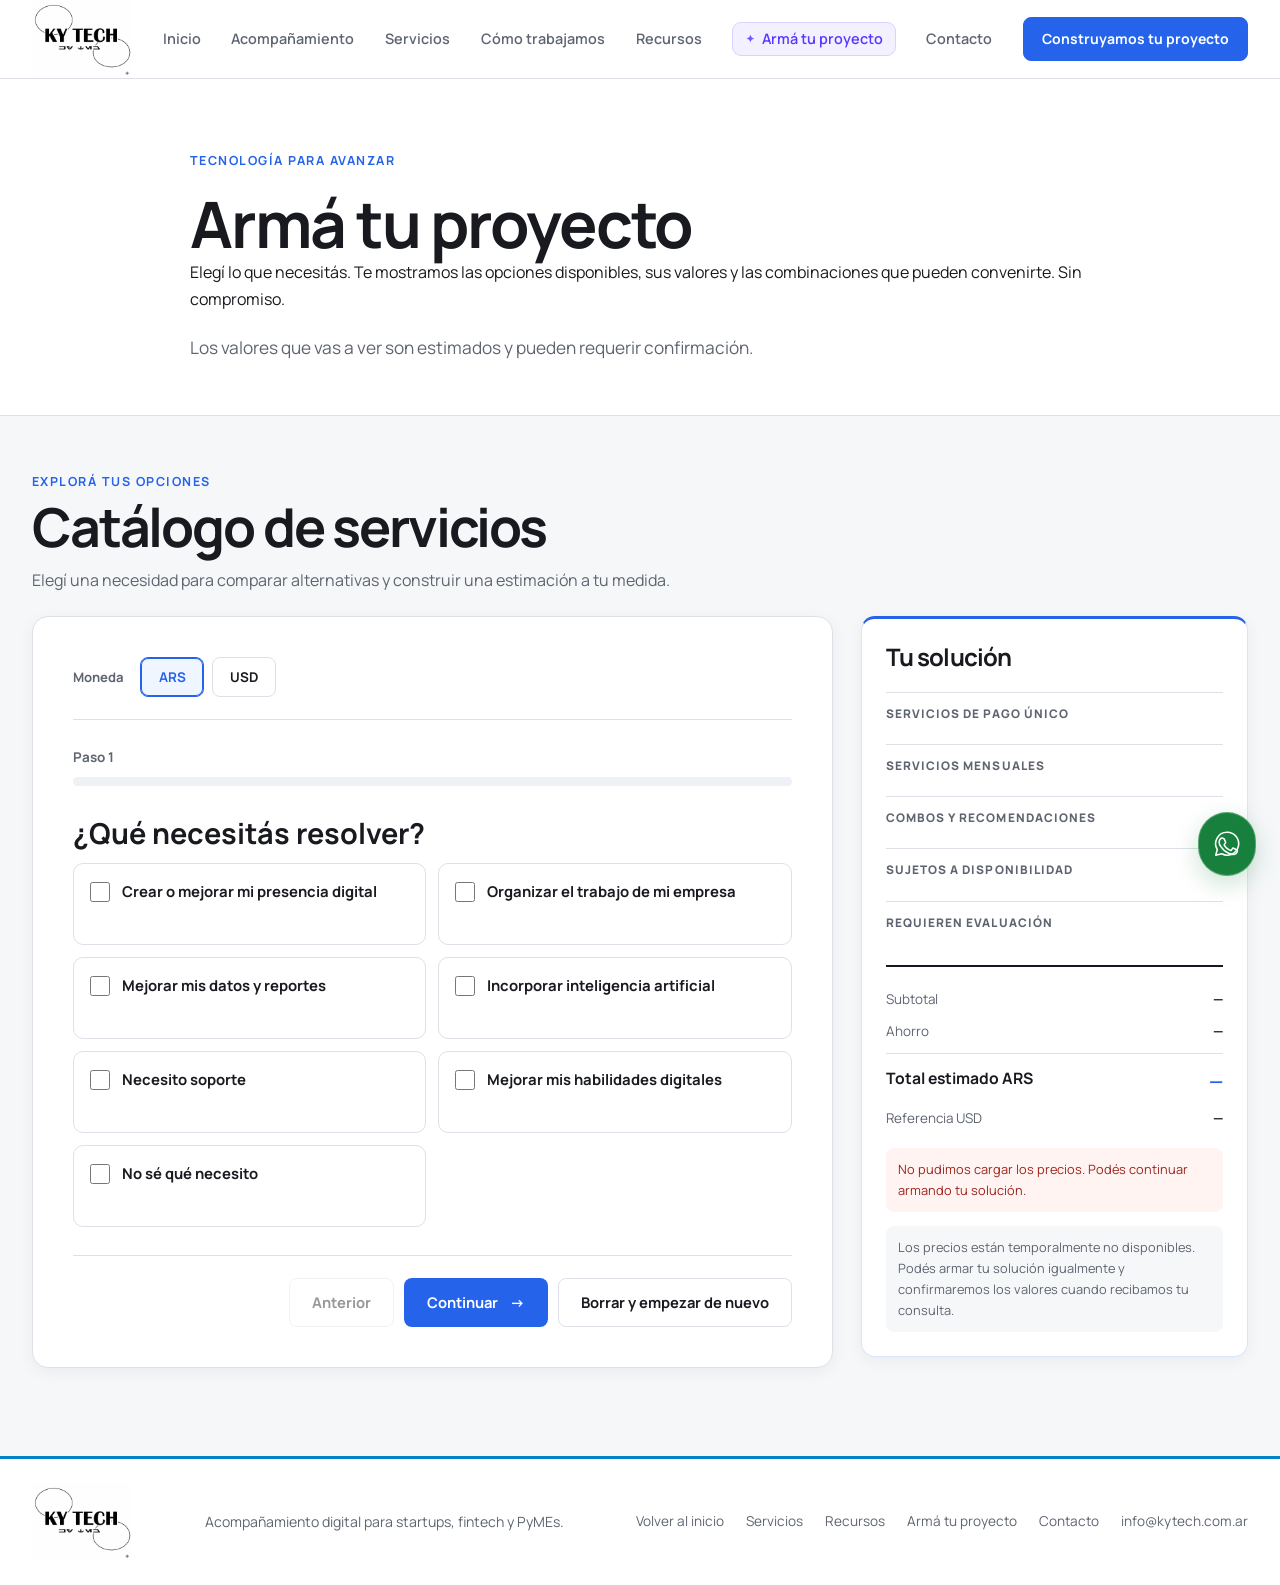
<file: arma-tu-proyecto.html>
<!DOCTYPE html>
<html lang="es">
<head>
  <!-- Google tag (gtag.js) -->
  <script async src="https://www.googletagmanager.com/gtag/js?id=G-KS115DWEFH"></script>
  <script>
    window.dataLayer = window.dataLayer || [];
    function gtag(){dataLayer.push(arguments);}
    gtag('js', new Date());

    gtag('config', 'G-KS115DWEFH');
  </script>
  <meta charset="UTF-8" />
  <meta name="viewport" content="width=device-width, initial-scale=1.0" />
  <title>Armá tu proyecto | KyTech</title>
  <meta name="description" content="Elegí lo que necesitás para tu negocio y armá una solución a medida con KyTech. Explorá opciones y recibí una estimación sin compromiso." />
  <meta name="robots" content="index, follow" />
  <link rel="canonical" href="https://kytech.com.ar/arma-tu-proyecto" />
  <link rel="icon" type="image/png" sizes="32x32" href="assets/favicon-32.png">
  <link rel="icon" type="image/png" sizes="16x16" href="assets/favicon-16.png">
  <link rel="shortcut icon" href="favicon.ico">
  <meta property="og:title" content="Armá tu proyecto | KyTech" />
  <meta property="og:description" content="Elegí lo que necesitás para tu negocio y armá una solución a medida con KyTech. Explorá opciones y recibí una estimación sin compromiso." />
  <meta property="og:url" content="https://kytech.com.ar/arma-tu-proyecto" />
  <meta property="og:type" content="website" />
  <meta property="og:image" content="https://kytech.com.ar/assets/og-kytech.jpg" />
  <meta property="og:image:alt" content="KyTech — Tecnología para construir, trabajar y crecer." />
  <meta name="twitter:card" content="summary_large_image" />
  <meta name="twitter:title" content="Armá tu proyecto | KyTech" />
  <meta name="twitter:description" content="Elegí lo que necesitás para tu negocio y armá una solución a medida con KyTech. Explorá opciones y recibí una estimación sin compromiso." />
  <meta name="twitter:image" content="https://kytech.com.ar/assets/og-kytech.jpg" />
  <link rel="preconnect" href="https://fonts.googleapis.com" />
  <link rel="preconnect" href="https://fonts.gstatic.com" crossorigin />
  <link href="https://fonts.googleapis.com/css2?family=Manrope:wght@400;500;600;700&display=swap" rel="stylesheet" />
  <link rel="stylesheet" href="style.css?v=14" />
  <script src="arma-tu-proyecto.js?v=13" defer></script>
  <script type="application/ld+json">
  {
    "@context": "https://schema.org",
    "@type": "Organization",
    "@id": "https://kytech.com.ar/#organization",
    "name": "KyTech",
    "url": "https://kytech.com.ar/",
    "logo": "https://kytech.com.ar/Logo_KyTech.jpg",
    "description": "KyTech acompaña a startups, fintech y PyMEs a construir su presencia digital, implementar la tecnología adecuada y crecer con una base sólida.",
    "email": "info@kytech.com.ar"
  }
  </script>
</head>
<body class="home-page project-builder-page">
  <a class="home-skip-link" href="#contenido">Saltar al contenido</a>

  <header class="home-header">
    <div class="home-container home-header-inner">
      <a class="home-brand" href="index.html" aria-label="KyTech, inicio">
        <img src="Logo_KyTech.jpg" alt="KyTech" />
      </a>
      <nav class="home-desktop-nav" aria-label="Navegación principal">
        <a href="index.html">Inicio</a>
        <a href="acompanamiento.html">Acompañamiento</a>
        <a href="servicios.html">Servicios</a>
        <a href="como.html">Cómo trabajamos</a>
        <a href="recursos.html">Recursos</a>
          <a class="home-nav-builder" href="arma-tu-proyecto.html" aria-current="page"><span aria-hidden="true">✦</span> Armá tu proyecto</a>
        <a href="contacto.html">Contacto</a>
        <a class="home-nav-cta" href="contacto.html">Construyamos tu proyecto</a>
      </nav>
      <button class="home-menu-button" type="button" aria-label="Abrir menú" aria-expanded="false" aria-controls="home-mobile-menu">
        <span></span>
        <span></span>
      </button>
    </div>
    <nav class="home-mobile-menu" id="home-mobile-menu" aria-label="Navegación móvil" hidden>
      <a href="index.html">Inicio</a>
      <a href="acompanamiento.html">Acompañamiento</a>
      <a href="servicios.html">Servicios</a>
      <a href="como.html">Cómo trabajamos</a>
      <a href="recursos.html">Recursos</a>
          <a class="home-nav-builder" href="arma-tu-proyecto.html" aria-current="page"><span aria-hidden="true">✦</span> Armá tu proyecto</a>
      <a href="contacto.html">Contacto</a>
      <a class="home-nav-cta" href="contacto.html">Construyamos tu proyecto</a>
    </nav>
  </header>

  <main id="contenido">
    <section class="resources-hero project-builder-hero" aria-labelledby="project-builder-title">
      <div class="home-container resources-hero-inner">
        <p class="home-eyebrow">Tecnología para avanzar</p>
        <h1 id="project-builder-title">Armá tu proyecto</h1>
        <p>Elegí lo que necesitás. Te mostramos las opciones disponibles, sus valores y las combinaciones que pueden convenirte. Sin compromiso.</p>
        <p class="project-builder-estimate-note">Los valores que vas a ver son estimados y pueden requerir confirmación.</p>
      </div>
    </section>

    <section class="project-builder-section" aria-labelledby="project-builder-catalog-title">
      <div class="home-container project-builder-catalog-heading">
        <p class="home-eyebrow">Explorá tus opciones</p>
        <h2 id="project-builder-catalog-title">Catálogo de servicios</h2>
        <p>Elegí una necesidad para comparar alternativas y construir una estimación a tu medida.</p>
      </div>
      <div class="home-container project-builder-layout">
        <div class="project-builder-workspace">
          <div class="project-builder-currency" role="group" aria-label="Moneda de la estimación">
            <span class="project-builder-field-label">Moneda</span>
            <button type="button" data-currency="ARS" aria-pressed="true">ARS</button>
            <button type="button" data-currency="USD" aria-pressed="false">USD</button>
          </div>

          <section class="project-builder-step" aria-labelledby="project-builder-question">
            <div class="project-builder-progress">
              <p data-step-label aria-live="polite">Paso 1</p>
              <progress data-step-progress max="100" value="0" aria-label="Progreso del asistente"></progress>
            </div>

            <form data-project-builder-form>
              <fieldset class="project-builder-choices">
                <legend id="project-builder-question">¿Qué necesitás resolver?</legend>
                <label>
                  <input type="checkbox" name="needs" value="presence" data-need-option>
                  <span>Crear o mejorar mi presencia digital</span>
                </label>
                <label>
                  <input type="checkbox" name="needs" value="organization" data-need-option>
                  <span>Organizar el trabajo de mi empresa</span>
                </label>
                <label>
                  <input type="checkbox" name="needs" value="data" data-need-option>
                  <span>Mejorar mis datos y reportes</span>
                </label>
                <label>
                  <input type="checkbox" name="needs" value="artificial-intelligence" data-need-option>
                  <span>Incorporar inteligencia artificial</span>
                </label>
                <label>
                  <input type="checkbox" name="needs" value="support" data-need-option>
                  <span>Necesito soporte</span>
                </label>
                                <label>
                  <input type="checkbox" name="needs" value="digital-growth" data-need-option>
                  <span>Mejorar mis habilidades digitales</span>
                </label>
<label>
                  <input type="checkbox" name="needs" value="guidance" data-need-option>
                  <span>No sé qué necesito</span>
                </label>
              </fieldset>

              <section class="project-builder-dynamic-steps" id="project-builder-dynamic-steps" aria-label="Preguntas siguientes" aria-live="polite" data-dynamic-steps></section>

              <p class="project-builder-validation" role="alert" data-validation-message hidden></p>
              <div class="project-builder-navigation">
                <button class="home-button" type="button" data-previous disabled>Anterior</button>
                <button class="home-button home-button-primary" type="button" data-continue>Continuar <span aria-hidden="true">→</span></button>
              </div>
            </form>
          </section>
        </div>

        <aside class="project-builder-solution" aria-labelledby="project-builder-solution-title">
          <h2 id="project-builder-solution-title">Tu solución</h2>
          <section aria-labelledby="project-builder-one-time-title">
            <h3 id="project-builder-one-time-title">Servicios de pago único</h3>
            <ul data-one-time-services aria-live="polite"></ul>
          </section>
          <section aria-labelledby="project-builder-monthly-title">
            <h3 id="project-builder-monthly-title">Servicios mensuales</h3>
            <ul data-monthly-services aria-live="polite"></ul>
          </section>
          <section aria-labelledby="project-builder-recommendations-title" aria-live="polite" data-recommendations>
            <h3 id="project-builder-recommendations-title">Combos y recomendaciones</h3>
            <ul data-combos></ul>
          </section>
          <section aria-labelledby="project-builder-availability-title">
            <h3 id="project-builder-availability-title">Sujetos a disponibilidad</h3>
            <ul data-availability-services aria-live="polite"></ul>
          </section>
          <section aria-labelledby="project-builder-evaluation-title">
            <h3 id="project-builder-evaluation-title">Requieren evaluación</h3>
            <ul data-evaluation-services aria-live="polite"></ul>
          </section>

          <div class="project-builder-pricing" aria-live="polite" data-estimated-total>
            <p><span>Subtotal</span> <strong data-subtotal>-</strong></p>
            <p><span>Ahorro</span> <strong data-savings>-</strong></p>
            <p class="project-builder-total"><span>Total estimado ARS</span> <strong data-total-ars>-</strong></p>
            <p><span>Referencia USD</span> <strong data-total-usd>-</strong></p>
          </div>

          <div class="project-builder-price-status" data-price-status aria-live="polite">
            <p data-prices-loading role="status" hidden>Cargando precios...</p>
            <p data-prices-error role="alert" hidden>No pudimos cargar los precios. Podés continuar armando tu solución.</p>
            <p data-prices-unavailable hidden>Los precios están temporalmente no disponibles. Podés armar tu solución igualmente y confirmaremos los valores cuando recibamos tu consulta.</p>
          </div>
        </aside>
      </div>
    </section>

    <section class="project-builder-final" aria-labelledby="project-builder-final-title" data-estimation-screen hidden>
      <div class="home-container">
        <h2 id="project-builder-final-title" tabindex="-1">Tu estimación</h2>
        <p>Referencia de estimación: <span data-estimation-reference></span></p>
        <section aria-labelledby="project-builder-final-summary-title">
          <h3 id="project-builder-final-summary-title">Resumen</h3>
          <div data-estimation-summary aria-live="polite"></div>
        </section>
        <section aria-labelledby="project-builder-final-one-time-title">
          <h3 id="project-builder-final-one-time-title">Pago único</h3>
          <div data-estimation-one-time></div>
        </section>
        <section aria-labelledby="project-builder-final-monthly-title">
          <h3 id="project-builder-final-monthly-title">Servicios mensuales</h3>
          <div data-estimation-monthly></div>
        </section>
        <section aria-labelledby="project-builder-final-availability-title">
          <h3 id="project-builder-final-availability-title">Sujetos a disponibilidad</h3>
          <div data-estimation-availability></div>
        </section>
        <section aria-labelledby="project-builder-final-evaluation-title">
          <h3 id="project-builder-final-evaluation-title">Requieren evaluación</h3>
          <div data-estimation-evaluation></div>
        </section>
        <p>Esta es una estimación online basada en los valores vigentes. El presupuesto formal tendrá una vigencia de 15 días. Los servicios sujetos a disponibilidad o evaluación requieren confirmación de KyTech.</p>
        <div class="project-builder-final-actions">
          <button class="home-button" type="button" data-edit-estimation>Seguir modificando</button>
          <a class="home-button home-button-primary" href="contacto.html" data-continue-to-contact>Quiero avanzar <span aria-hidden="true">→</span></a>
        </div>
      </div>
    </section>

    <section class="project-builder-live-region" aria-live="polite" aria-atomic="true" data-assistant-announcements></section>
  </main>

  <footer class="home-footer">
    <div class="home-container home-footer-inner">
      <a class="home-brand" href="index.html" aria-label="KyTech, inicio">
        <img src="Logo_KyTech.jpg" alt="KyTech" />
      </a>
      <p>Acompañamiento digital para startups, fintech y PyMEs.</p>
      <nav class="home-footer-links" aria-label="Enlaces del sitio">
        <a href="#contenido">Volver al inicio</a>
        <a href="servicios.html">Servicios</a>
        <a href="recursos.html">Recursos</a>
        <a href="arma-tu-proyecto.html" aria-current="page">Armá tu proyecto</a>
        <a href="contacto.html">Contacto</a>
        <a href="mailto:info@kytech.com.ar">info@kytech.com.ar</a>
      </nav>
    </div>
  </footer>

  <script>
    const menuButton = document.querySelector('.home-menu-button');
    const mobileMenu = document.getElementById('home-mobile-menu');

    function closeMobileMenu() {
      mobileMenu.hidden = true;
      menuButton.setAttribute('aria-expanded', 'false');
      menuButton.setAttribute('aria-label', 'Abrir menú');
    }

    menuButton.addEventListener('click', () => {
      const isExpanded = menuButton.getAttribute('aria-expanded') === 'true';
      mobileMenu.hidden = isExpanded;
      menuButton.setAttribute('aria-expanded', String(!isExpanded));
      menuButton.setAttribute('aria-label', isExpanded ? 'Abrir menú' : 'Cerrar menú');
    });

    mobileMenu.querySelectorAll('a').forEach((link) => {
      link.addEventListener('click', closeMobileMenu);
    });

    document.addEventListener('keydown', (event) => {
      if (event.key === 'Escape' && !mobileMenu.hidden) {
        closeMobileMenu();
        menuButton.focus();
      }
    });

    document.addEventListener('click', (event) => {
      const whatsappLink = event.target.closest('a[href^="https://wa.me/"]');

      if (!whatsappLink) return;

      gtag('event', 'contact_whatsapp');
    });
  </script>
  <a class="ky-whatsapp-float" href="https://wa.me/5491136682292?text=Hola%20KyTech%2C%20quiero%20consultar%20por%20un%20proyecto." target="_blank" rel="noopener noreferrer" aria-label="Contactar a KyTech por WhatsApp">
    <svg class="ky-whatsapp-icon" viewBox="0 0 32 32" aria-hidden="true" focusable="false">
      <path d="M16 3.5a12.1 12.1 0 0 0-10.4 18.3L4 28l6.4-1.6A12.2 12.2 0 1 0 16 3.5Z" />
      <path d="M12.2 10.4c-.3-.7-.7-.7-1-.7h-.8c-.3 0-.8.1-1.2.6s-1.6 1.6-1.6 3.8 1.7 4.4 1.9 4.7 3.3 5.2 8.2 7.1c4 1.6 4.9 1.3 5.8 1.2s2.8-1.1 3.2-2.2.4-2 .3-2.2-.4-.3-.9-.6-2.8-1.4-3.2-1.6-.8-.2-1 .3-1.2 1.6-1.4 1.9-.5.4-1 .1a13 13 0 0 1-3.8-2.4 14.5 14.5 0 0 1-2.6-3.2c-.3-.5 0-.8.2-1s.5-.6.7-.8.3-.4.5-.8 0-.6-.1-.8-1.1-2.8-1.5-3.4Z" />
    </svg>
    <span class="ky-whatsapp-copy"><strong>¿Necesitas ayuda?</strong><span>Escríbenos</span></span>
  </a>
  <script>
    (() => {
      const whatsappFloat = document.querySelector('.ky-whatsapp-float');
      let updatePending = false;

      function updateWhatsappFloat() {
        updatePending = false;
        const floatRect = whatsappFloat.getBoundingClientRect();
        const overlapsControl = [...document.querySelectorAll('main a[href], main button, footer a[href], footer button')]
          .some((element) => {
            const style = getComputedStyle(element);
            const rect = element.getBoundingClientRect();
            return style.visibility !== 'hidden' && style.display !== 'none' &&
              rect.width > 0 && rect.height > 0 &&
              rect.right > floatRect.left && rect.left < floatRect.right &&
              rect.bottom > floatRect.top && rect.top < floatRect.bottom;
          });

        whatsappFloat.classList.toggle('ky-whatsapp-obstructed', overlapsControl);
      }

      function scheduleWhatsappUpdate() {
        if (!updatePending) {
          updatePending = true;
          requestAnimationFrame(updateWhatsappFloat);
        }
      }

      window.addEventListener('scroll', scheduleWhatsappUpdate, { passive: true });
      window.addEventListener('resize', scheduleWhatsappUpdate);
      window.addEventListener('load', scheduleWhatsappUpdate);
      const mutationObserver = new MutationObserver(scheduleWhatsappUpdate);
      [document.querySelector('main'), document.querySelector('footer')].forEach((region) => {
        mutationObserver.observe(region, {
          attributes: true,
          attributeFilter: ['class', 'hidden', 'style'],
          characterData: true,
          childList: true,
          subtree: true
        });
      });
      scheduleWhatsappUpdate();
    })();
  </script>
</body>
</html>
</file>
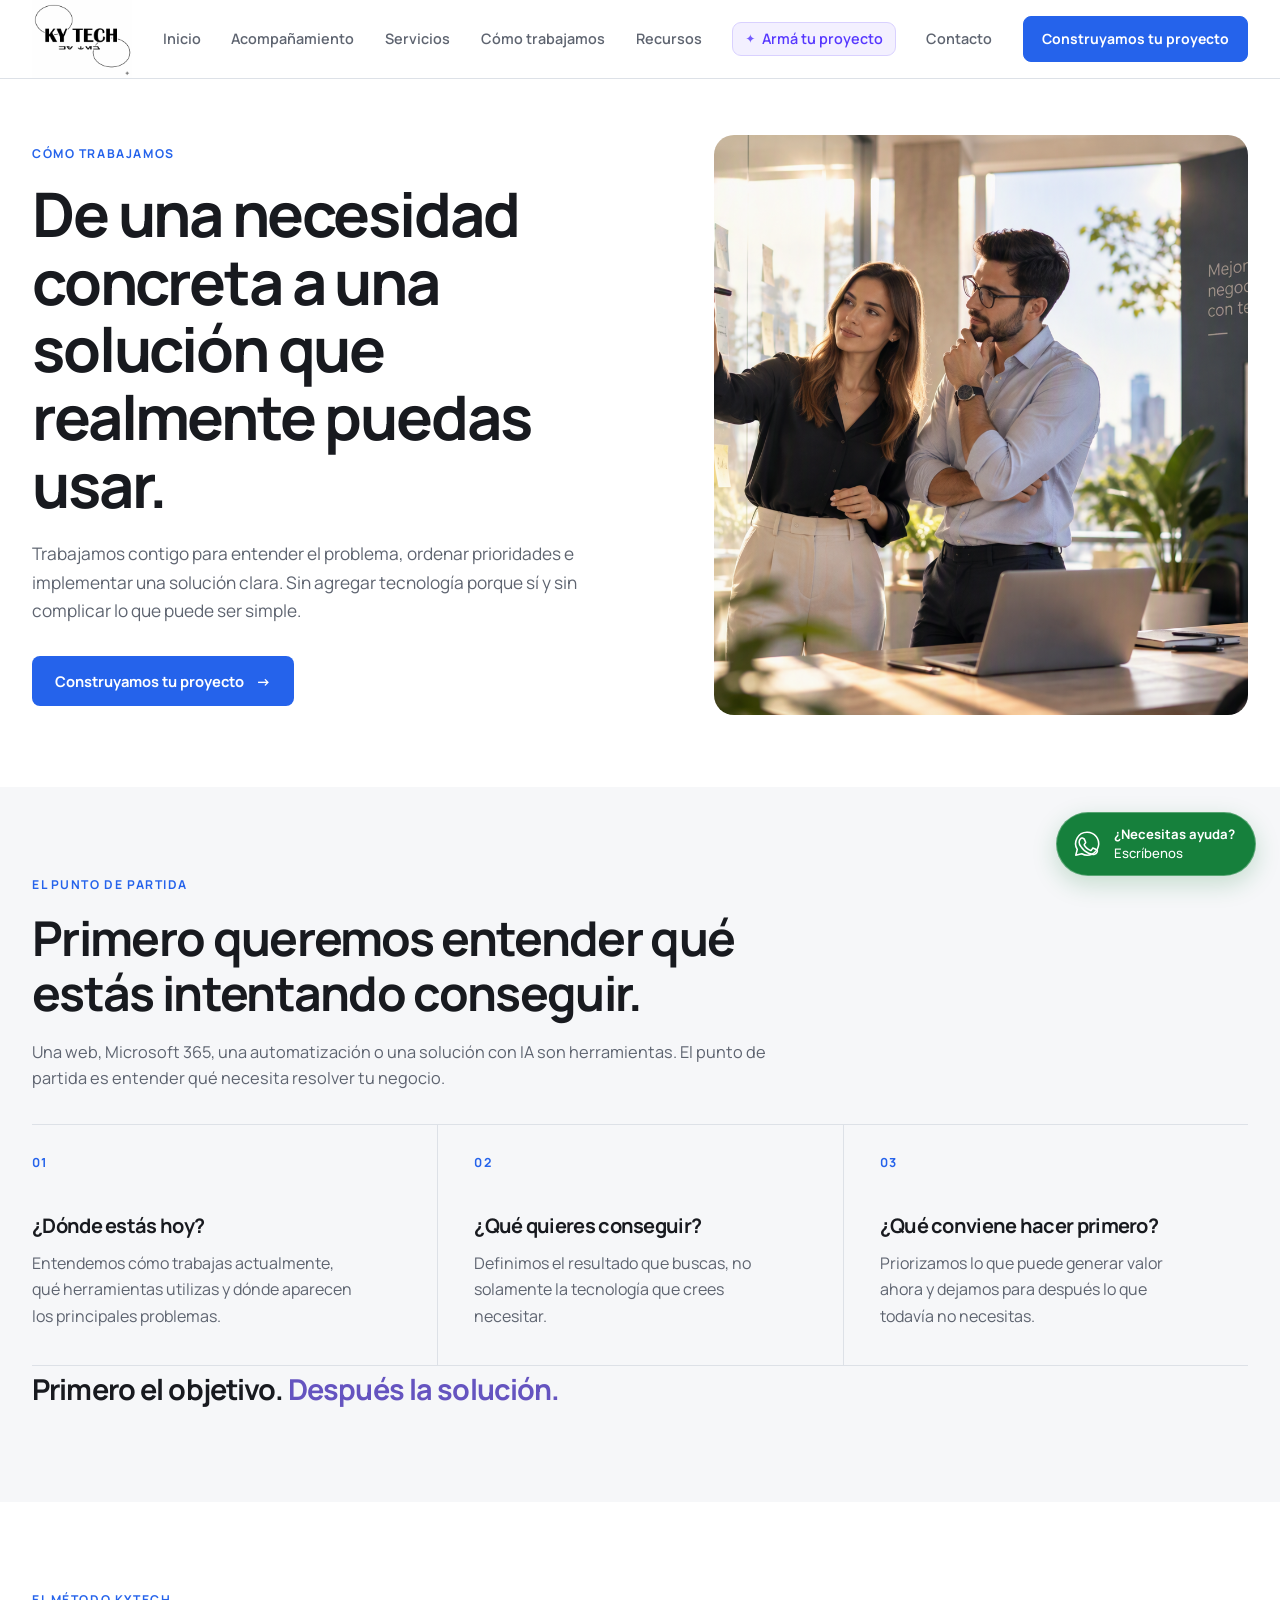
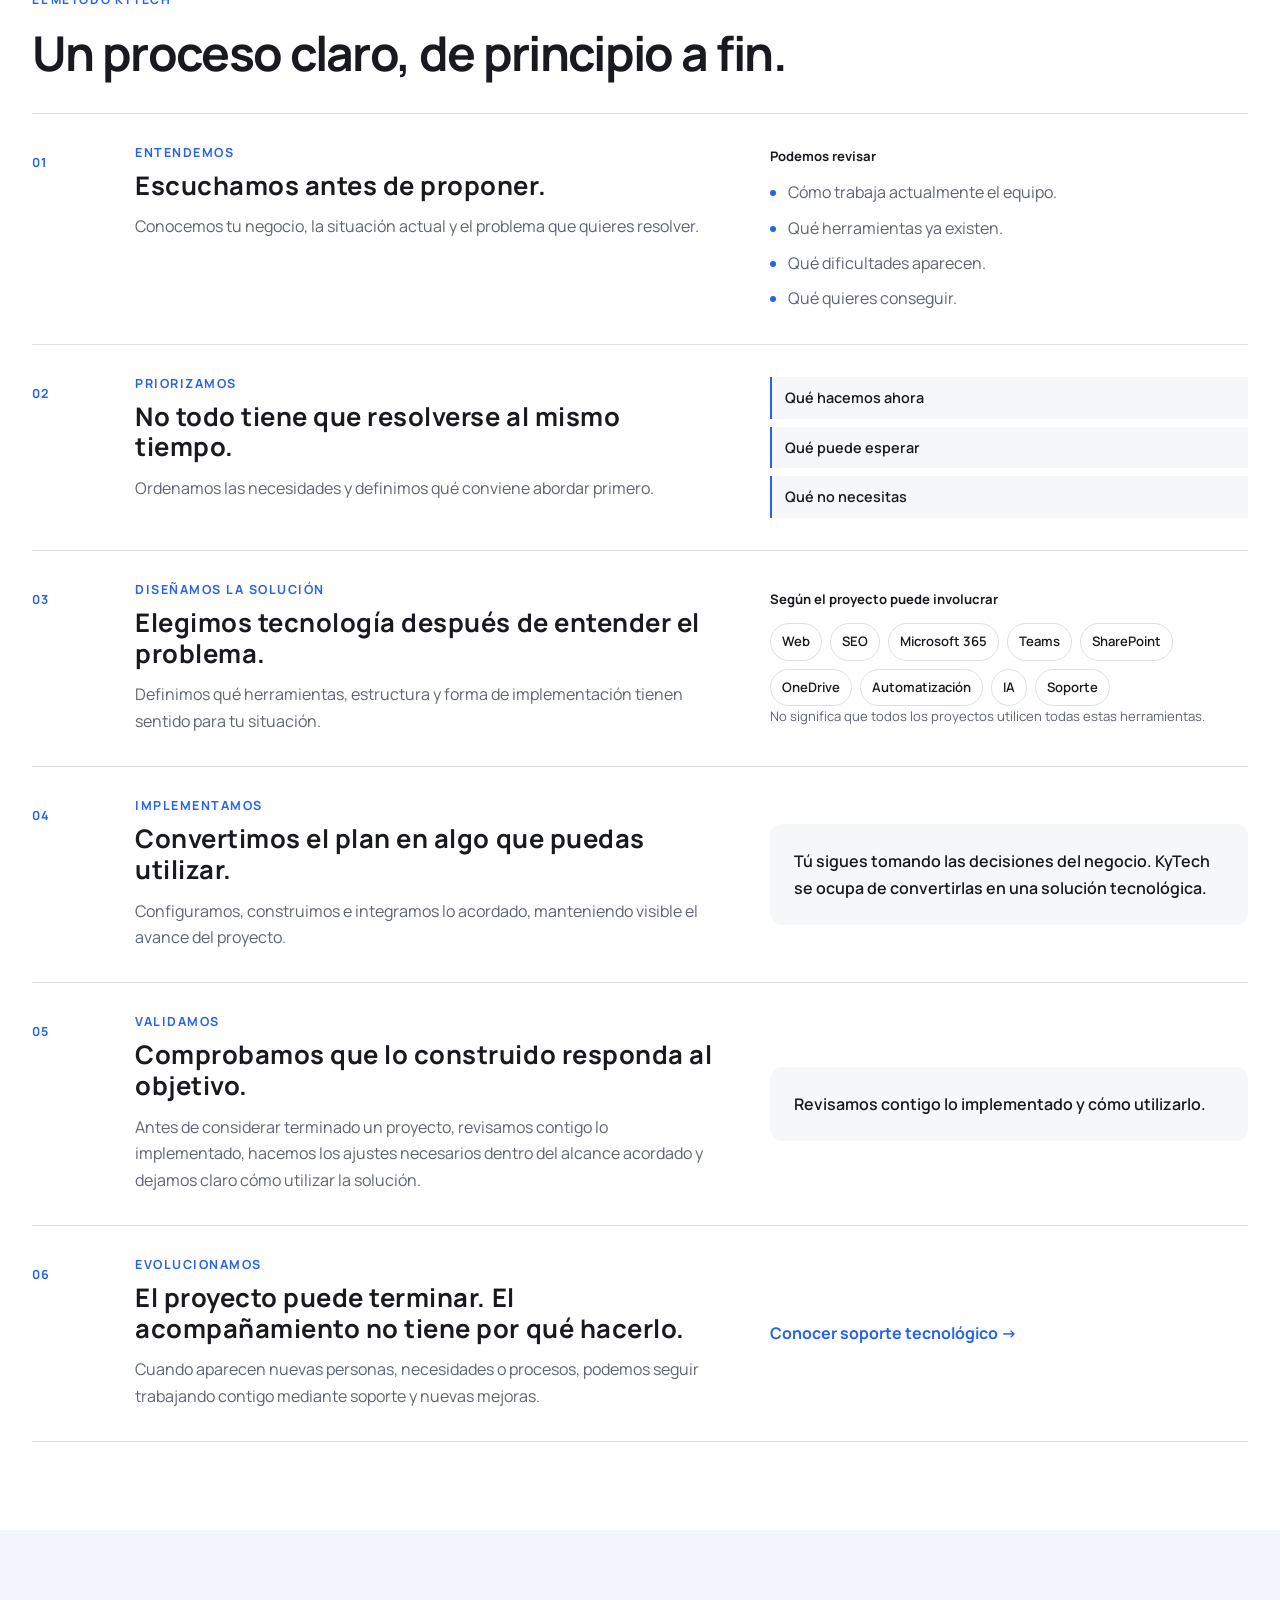
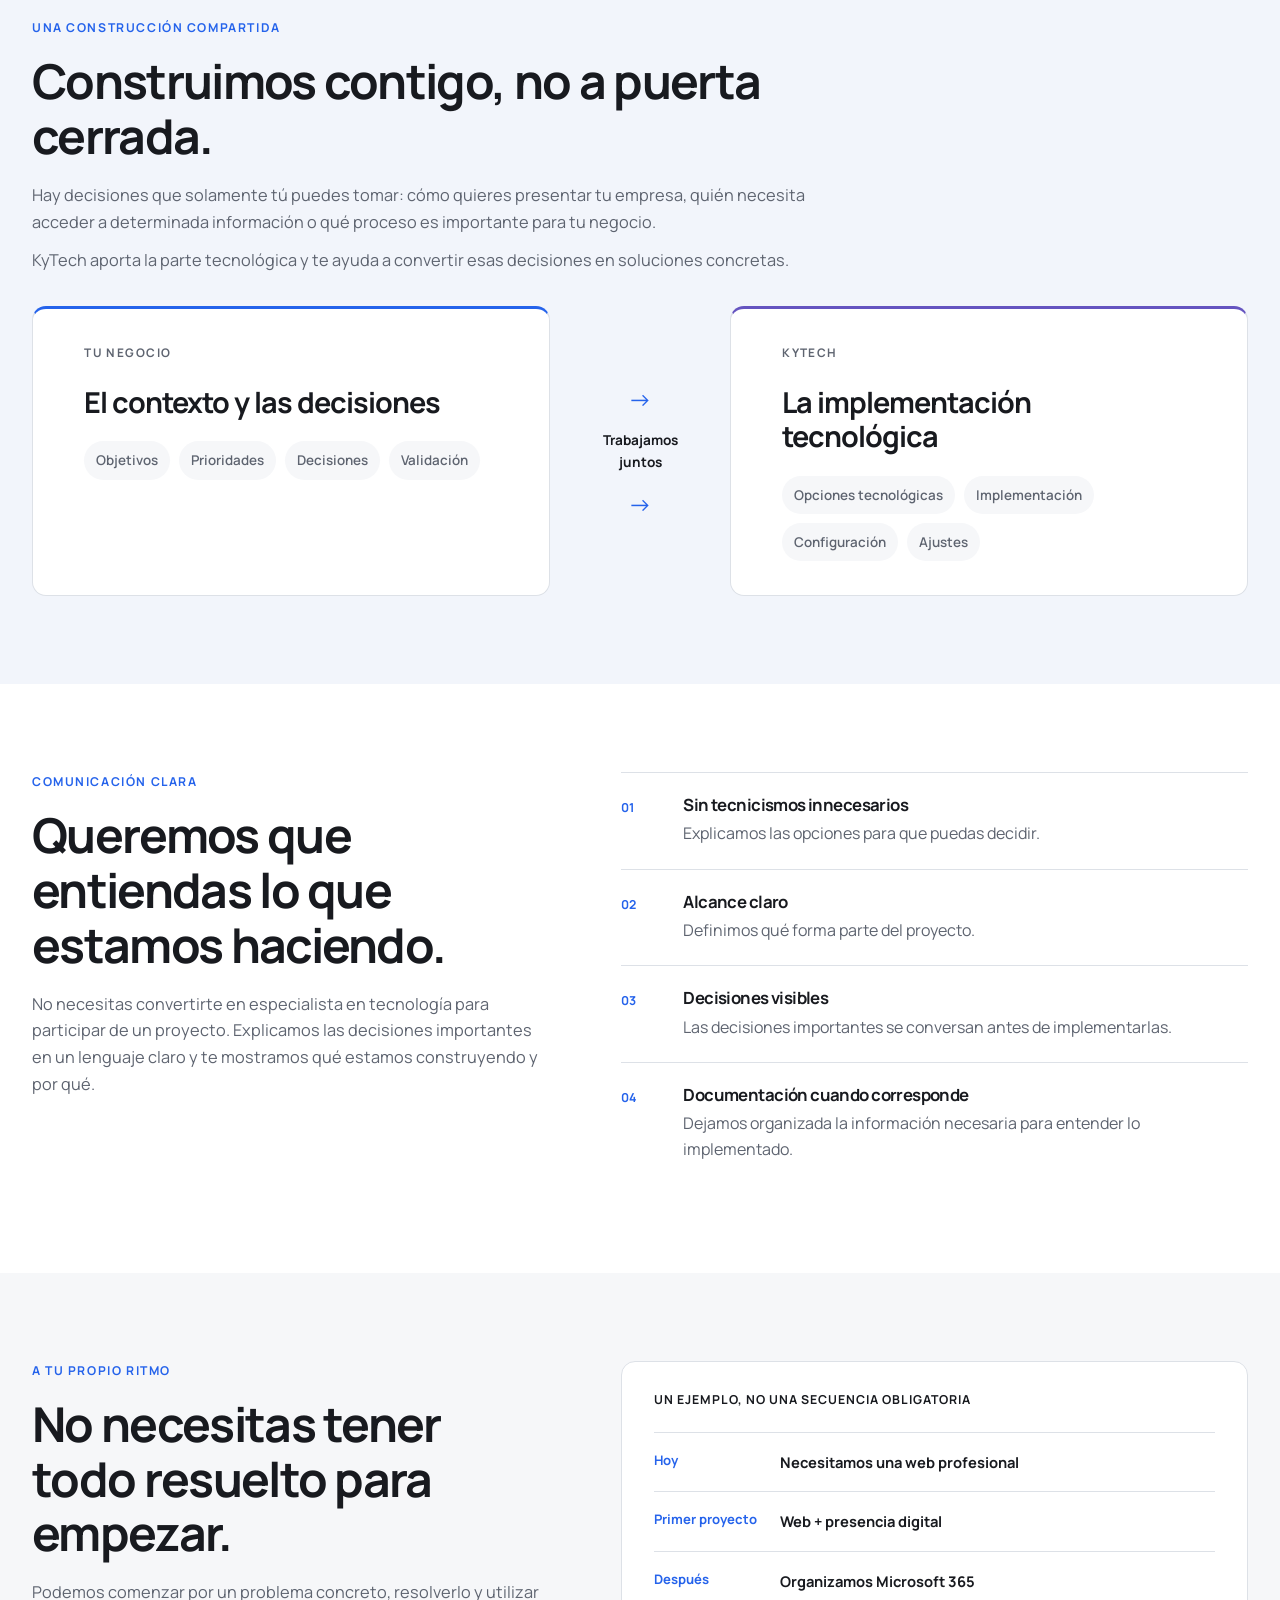
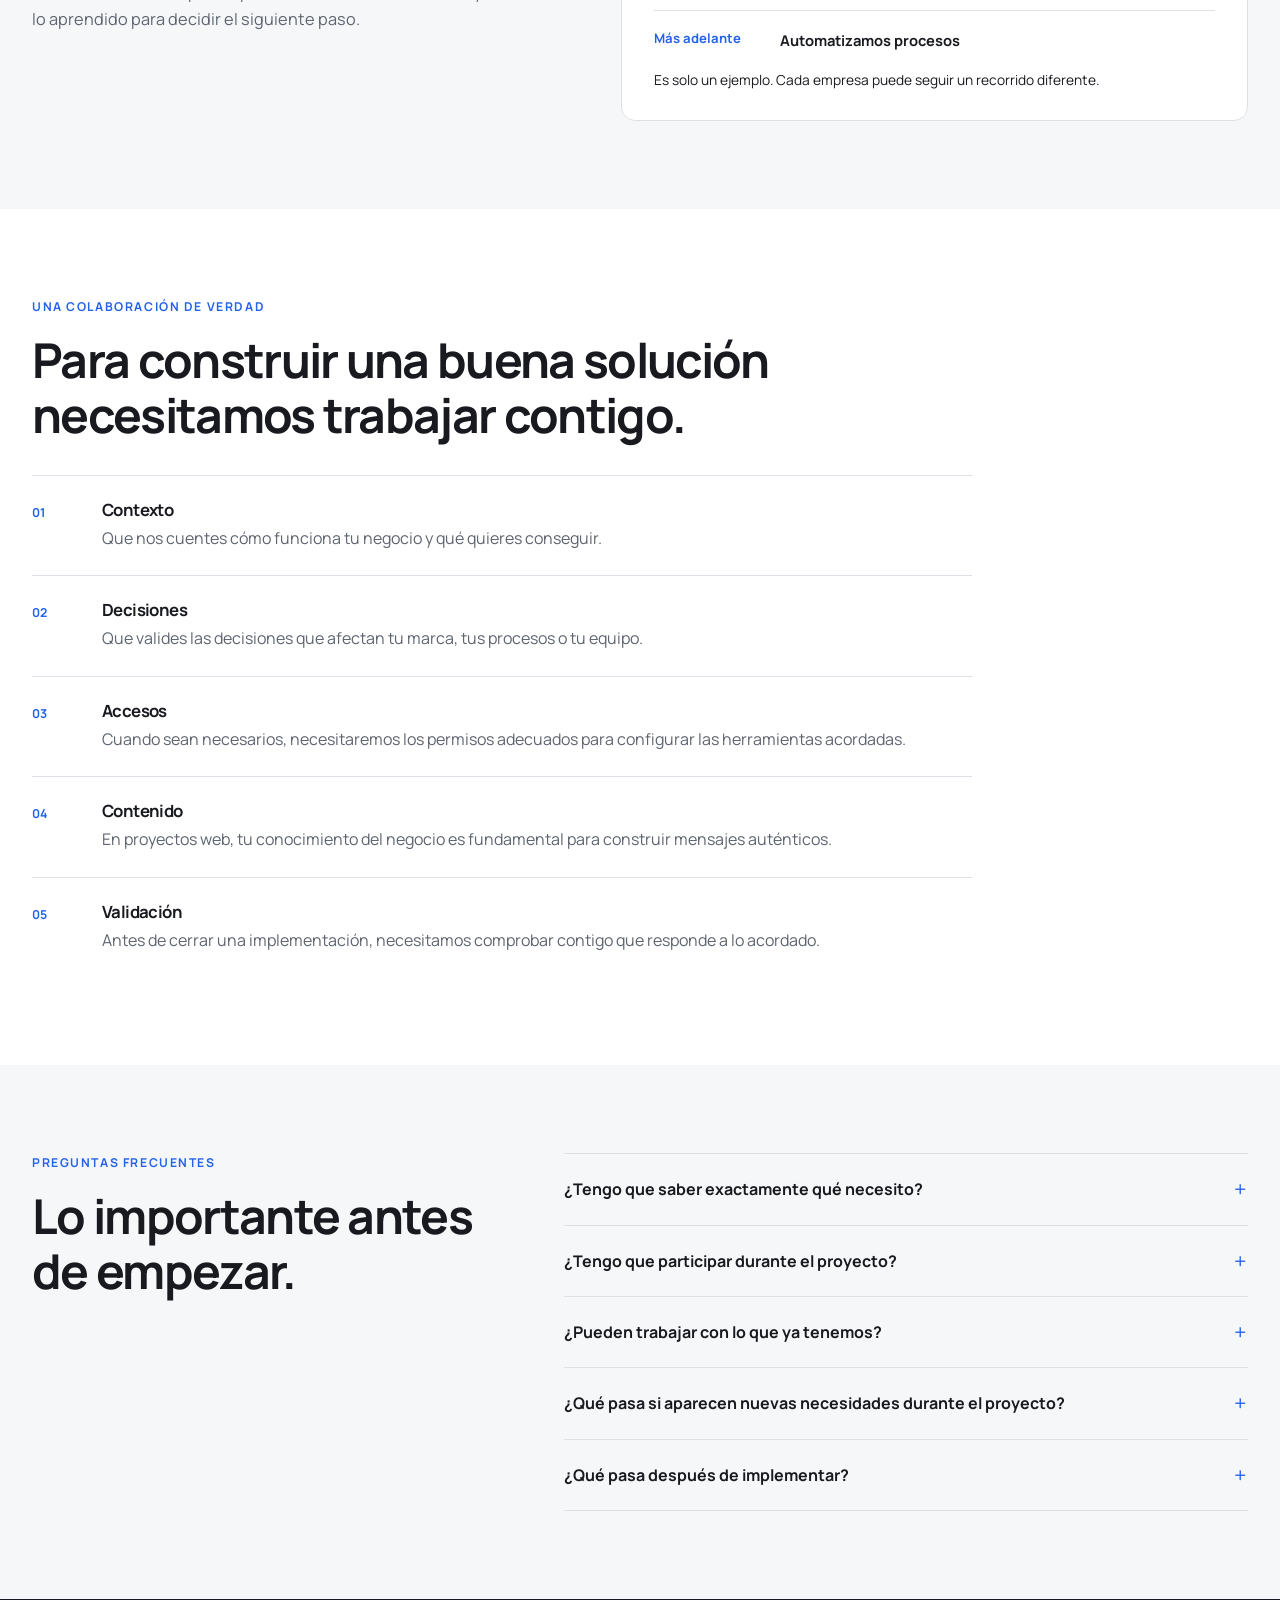
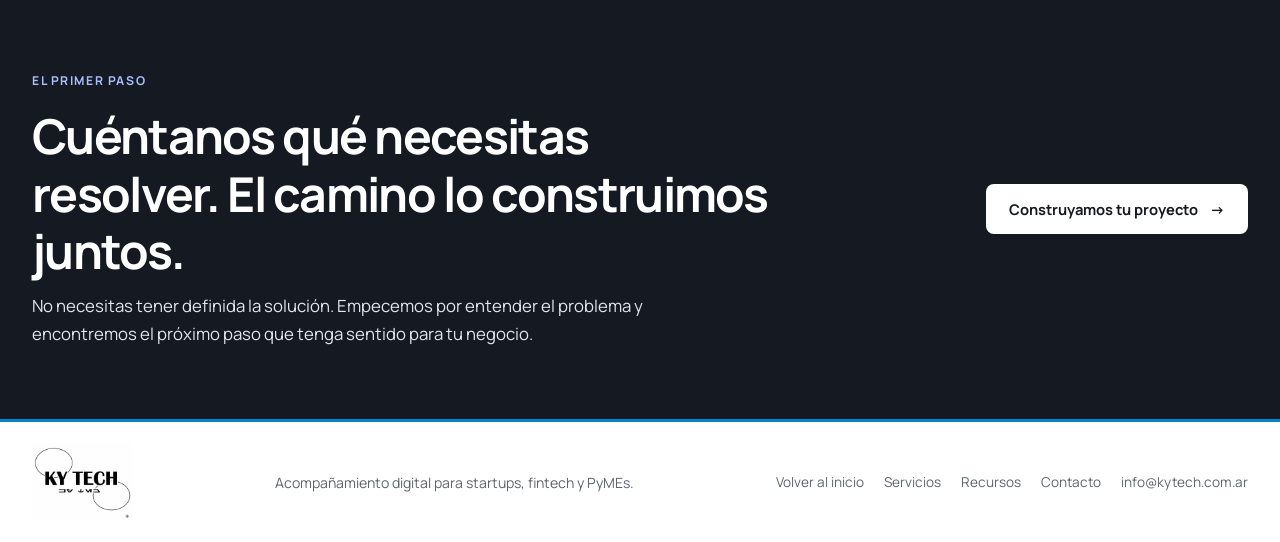
<file: como.html>
<!DOCTYPE html>
<html lang="es">
<head>
  <!-- Google tag (gtag.js) -->
  <script async src="https://www.googletagmanager.com/gtag/js?id=G-KS115DWEFH"></script>
  <script>
    window.dataLayer = window.dataLayer || [];
    function gtag(){dataLayer.push(arguments);}
    gtag('js', new Date());

    gtag('config', 'G-KS115DWEFH');
  </script>
  <meta charset="UTF-8" />
  <meta name="viewport" content="width=device-width, initial-scale=1.0" />
  <title>Cómo trabajamos | KyTech</title>
  <meta name="description" content="Conoce cómo trabaja KyTech: entendemos tu negocio, priorizamos necesidades e implementamos soluciones tecnológicas contigo." />
  <meta name="robots" content="index, follow" />
  <link rel="canonical" href="https://kytech.com.ar/como" />
  <link rel="icon" type="image/png" sizes="32x32" href="assets/favicon-32.png">
  <link rel="icon" type="image/png" sizes="16x16" href="assets/favicon-16.png">
  <link rel="shortcut icon" href="favicon.ico">
  <meta property="og:title" content="Cómo trabajamos | KyTech" />
  <meta property="og:description" content="Conoce cómo trabaja KyTech: entendemos tu negocio, priorizamos necesidades e implementamos soluciones tecnológicas contigo." />
  <meta property="og:url" content="https://kytech.com.ar/como" />
  <meta property="og:type" content="website" />
  <meta property="og:image" content="https://kytech.com.ar/assets/og-kytech.jpg" />
  <meta property="og:image:alt" content="KyTech — Tecnología para construir, trabajar y crecer." />
  <meta name="twitter:card" content="summary_large_image" />
  <meta name="twitter:title" content="Cómo trabajamos | KyTech" />
  <meta name="twitter:description" content="Conoce cómo trabaja KyTech: entendemos tu negocio, priorizamos necesidades e implementamos soluciones tecnológicas contigo." />
  <meta name="twitter:image" content="https://kytech.com.ar/assets/og-kytech.jpg" />
  <link rel="preconnect" href="https://fonts.googleapis.com" />
  <link rel="preconnect" href="https://fonts.gstatic.com" crossorigin />
  <link href="https://fonts.googleapis.com/css2?family=Manrope:wght@400;500;600;700&display=swap" rel="stylesheet" />
  <link rel="stylesheet" href="style.css?v=14" />
</head>
<body class="como-page">
  <a class="como-skip" href="#contenido">Saltar al contenido</a>

  <header class="como-header">
    <div class="como-container como-header-inner">
      <a class="como-brand" href="index.html" aria-label="KyTech, inicio">
        <img src="Logo_KyTech.jpg" alt="KyTech" />
      </a>
      <nav class="como-nav" aria-label="Navegación principal">
        <a href="index.html">Inicio</a>
        <a href="acompanamiento.html">Acompañamiento</a>
        <a href="servicios.html">Servicios</a>
        <a href="como.html" aria-current="page">Cómo trabajamos</a>
        <a href="recursos.html">Recursos</a>
        <a class="como-nav-builder" href="arma-tu-proyecto.html"><span aria-hidden="true">✦</span> Armá tu proyecto</a>
        <a href="contacto.html">Contacto</a>
        <a class="como-nav-cta" href="contacto.html">Construyamos tu proyecto</a>
      </nav>
      <button class="como-menu-button" type="button" aria-label="Abrir menú" aria-expanded="false" aria-controls="como-mobile-menu">
        <span></span><span></span>
      </button>
    </div>
    <nav class="como-mobile-menu" id="como-mobile-menu" aria-label="Navegación móvil" hidden>
      <a href="index.html">Inicio</a>
      <a href="acompanamiento.html">Acompañamiento</a>
      <a href="servicios.html">Servicios</a>
      <a href="como.html" aria-current="page">Cómo trabajamos</a>
      <a href="recursos.html">Recursos</a>
        <a class="como-nav-builder" href="arma-tu-proyecto.html"><span aria-hidden="true">✦</span> Armá tu proyecto</a>
      <a href="contacto.html">Contacto</a>
      <a class="como-nav-cta" href="contacto.html">Construyamos tu proyecto</a>
    </nav>
  </header>

  <main id="contenido">
    <section class="como-hero como-container" id="inicio" aria-labelledby="como-hero-title">
      <div class="como-hero-copy">
        <p class="como-eyebrow">Cómo trabajamos</p>
        <h1 id="como-hero-title">De una necesidad concreta a una solución que realmente puedas usar.</h1>
        <p class="como-lead">Trabajamos contigo para entender el problema, ordenar prioridades e implementar una solución clara. Sin agregar tecnología porque sí y sin complicar lo que puede ser simple.</p>
        <a class="como-button como-button-primary" href="contacto.html">Construyamos tu proyecto <span aria-hidden="true">→</span></a>
      </div>
      <figure class="como-hero-visual">
        <img src="assets/hero-como-trabajamos.jpg" alt="Personas colaboran alrededor de una mesa en un espacio de trabajo." fetchpriority="high" />
      </figure>
    </section>

    <section class="como-understand" aria-labelledby="como-understand-title">
      <div class="como-container">
        <header class="como-section-heading">
          <p class="como-eyebrow">El punto de partida</p>
          <h2 id="como-understand-title">Primero queremos entender qué estás intentando conseguir.</h2>
          <p>Una web, Microsoft 365, una automatización o una solución con IA son herramientas. El punto de partida es entender qué necesita resolver tu negocio.</p>
        </header>
        <div class="como-questions">
          <article class="como-question">
            <span class="como-index">01</span>
            <h3>¿Dónde estás hoy?</h3>
            <p>Entendemos cómo trabajas actualmente, qué herramientas utilizas y dónde aparecen los principales problemas.</p>
          </article>
          <article class="como-question">
            <span class="como-index">02</span>
            <h3>¿Qué quieres conseguir?</h3>
            <p>Definimos el resultado que buscas, no solamente la tecnología que crees necesitar.</p>
          </article>
          <article class="como-question">
            <span class="como-index">03</span>
            <h3>¿Qué conviene hacer primero?</h3>
            <p>Priorizamos lo que puede generar valor ahora y dejamos para después lo que todavía no necesitas.</p>
          </article>
        </div>
        <p class="como-principle">Primero el objetivo. <span>Después la solución.</span></p>
      </div>
    </section>

    <section class="como-method" aria-labelledby="como-method-title">
      <div class="como-container">
        <header class="como-section-heading como-method-heading">
          <p class="como-eyebrow">El método KyTech</p>
          <h2 id="como-method-title">Un proceso claro, de principio a fin.</h2>
        </header>

        <ol class="como-method-list">
          <li class="como-method-item">
            <span class="como-method-number">01</span>
            <article class="como-method-main">
              <h3>Entendemos</h3>
              <h4>Escuchamos antes de proponer.</h4>
              <p>Conocemos tu negocio, la situación actual y el problema que quieres resolver.</p>
            </article>
            <aside class="como-method-aside">
              <p class="como-aside-label">Podemos revisar</p>
              <ul class="como-plain-list">
                <li>Cómo trabaja actualmente el equipo.</li>
                <li>Qué herramientas ya existen.</li>
                <li>Qué dificultades aparecen.</li>
                <li>Qué quieres conseguir.</li>
              </ul>
            </aside>
          </li>
          <li class="como-method-item">
            <span class="como-method-number">02</span>
            <article class="como-method-main">
              <h3>Priorizamos</h3>
              <h4>No todo tiene que resolverse al mismo tiempo.</h4>
              <p>Ordenamos las necesidades y definimos qué conviene abordar primero.</p>
            </article>
            <aside class="como-method-aside como-priority-note">
              <span>Qué hacemos ahora</span>
              <span>Qué puede esperar</span>
              <span>Qué no necesitas</span>
            </aside>
          </li>
          <li class="como-method-item">
            <span class="como-method-number">03</span>
            <article class="como-method-main">
              <h3>Diseñamos la solución</h3>
              <h4>Elegimos tecnología después de entender el problema.</h4>
              <p>Definimos qué herramientas, estructura y forma de implementación tienen sentido para tu situación.</p>
            </article>
            <aside class="como-method-aside">
              <p class="como-aside-label">Según el proyecto puede involucrar</p>
              <ul class="como-tool-list" aria-label="Posibles herramientas y servicios">
                <li>Web</li><li>SEO</li><li>Microsoft 365</li><li>Teams</li><li>SharePoint</li>
                <li>OneDrive</li><li>Automatización</li><li>IA</li><li>Soporte</li>
              </ul>
              <p class="como-aside-caption">No significa que todos los proyectos utilicen todas estas herramientas.</p>
            </aside>
          </li>
          <li class="como-method-item">
            <span class="como-method-number">04</span>
            <article class="como-method-main">
              <h3>Implementamos</h3>
              <h4>Convertimos el plan en algo que puedas utilizar.</h4>
              <p>Configuramos, construimos e integramos lo acordado, manteniendo visible el avance del proyecto.</p>
            </article>
            <aside class="como-method-aside como-quote-note">
              Tú sigues tomando las decisiones del negocio. KyTech se ocupa de convertirlas en una solución tecnológica.
            </aside>
          </li>
          <li class="como-method-item">
            <span class="como-method-number">05</span>
            <article class="como-method-main">
              <h3>Validamos</h3>
              <h4>Comprobamos que lo construido responda al objetivo.</h4>
              <p>Antes de considerar terminado un proyecto, revisamos contigo lo implementado, hacemos los ajustes necesarios dentro del alcance acordado y dejamos claro cómo utilizar la solución.</p>
            </article>
            <aside class="como-method-aside como-validation-note">
              Revisamos contigo lo implementado y cómo utilizarlo.
            </aside>
          </li>
          <li class="como-method-item">
            <span class="como-method-number">06</span>
            <article class="como-method-main">
              <h3>Evolucionamos</h3>
              <h4>El proyecto puede terminar. El acompañamiento no tiene por qué hacerlo.</h4>
              <p>Cuando aparecen nuevas personas, necesidades o procesos, podemos seguir trabajando contigo mediante soporte y nuevas mejoras.</p>
            </article>
            <aside class="como-method-aside como-next-step">
              <a class="como-text-link" href="servicios.html">Conocer soporte tecnológico <span aria-hidden="true">→</span></a>
            </aside>
          </li>
        </ol>
      </div>
    </section>

    <section class="como-collaboration" aria-labelledby="como-collaboration-title">
      <div class="como-container">
        <header class="como-section-heading como-collaboration-heading">
          <p class="como-eyebrow">Una construcción compartida</p>
          <h2 id="como-collaboration-title">Construimos contigo, no a puerta cerrada.</h2>
          <p>Hay decisiones que solamente tú puedes tomar: cómo quieres presentar tu empresa, quién necesita acceder a determinada información o qué proceso es importante para tu negocio.</p>
          <p>KyTech aporta la parte tecnológica y te ayuda a convertir esas decisiones en soluciones concretas.</p>
        </header>
        <div class="como-collaboration-map" aria-label="Tu negocio y KyTech trabajan juntos">
          <section class="como-collaboration-side como-client-side" aria-labelledby="como-client-title">
            <p class="como-map-label">Tu negocio</p>
            <h3 id="como-client-title">El contexto y las decisiones</h3>
            <ul>
              <li>Objetivos</li><li>Prioridades</li><li>Decisiones</li><li>Validación</li>
            </ul>
          </section>
          <div class="como-collaboration-bridge">
            <span aria-hidden="true">→</span>
            <strong>Trabajamos juntos</strong>
            <span aria-hidden="true">→</span>
          </div>
          <section class="como-collaboration-side como-kytech-side" aria-labelledby="como-kytech-title">
            <p class="como-map-label">KyTech</p>
            <h3 id="como-kytech-title">La implementación tecnológica</h3>
            <ul>
              <li>Opciones tecnológicas</li><li>Implementación</li><li>Configuración</li><li>Ajustes</li>
            </ul>
          </section>
        </div>
      </div>
    </section>

    <section class="como-communication" aria-labelledby="como-communication-title">
      <div class="como-container como-communication-layout">
        <header class="como-section-heading">
          <p class="como-eyebrow">Comunicación clara</p>
          <h2 id="como-communication-title">Queremos que entiendas lo que estamos haciendo.</h2>
          <p>No necesitas convertirte en especialista en tecnología para participar de un proyecto. Explicamos las decisiones importantes en un lenguaje claro y te mostramos qué estamos construyendo y por qué.</p>
        </header>
        <ul class="como-principles-list">
          <li><span>01</span><div><h3>Sin tecnicismos innecesarios</h3><p>Explicamos las opciones para que puedas decidir.</p></div></li>
          <li><span>02</span><div><h3>Alcance claro</h3><p>Definimos qué forma parte del proyecto.</p></div></li>
          <li><span>03</span><div><h3>Decisiones visibles</h3><p>Las decisiones importantes se conversan antes de implementarlas.</p></div></li>
          <li><span>04</span><div><h3>Documentación cuando corresponde</h3><p>Dejamos organizada la información necesaria para entender lo implementado.</p></div></li>
        </ul>
      </div>
    </section>

    <section class="como-small-start" aria-labelledby="como-small-start-title">
      <div class="como-container como-small-start-layout">
        <header class="como-section-heading">
          <p class="como-eyebrow">A tu propio ritmo</p>
          <h2 id="como-small-start-title">No necesitas tener todo resuelto para empezar.</h2>
          <p>Podemos comenzar por un problema concreto, resolverlo y utilizar lo aprendido para decidir el siguiente paso.</p>
        </header>
        <div class="como-example">
          <p class="como-example-label">Un ejemplo, no una secuencia obligatoria</p>
          <ol class="como-example-path">
            <li><span>Hoy</span><strong>Necesitamos una web profesional</strong></li>
            <li><span>Primer proyecto</span><strong>Web + presencia digital</strong></li>
            <li><span>Después</span><strong>Organizamos Microsoft 365</strong></li>
            <li><span>Más adelante</span><strong>Automatizamos procesos</strong></li>
          </ol>
          <p class="como-example-note">Es solo un ejemplo. Cada empresa puede seguir un recorrido diferente.</p>
        </div>
      </div>
    </section>

    <section class="como-inputs" aria-labelledby="como-inputs-title">
      <div class="como-container">
        <header class="como-section-heading">
          <p class="como-eyebrow">Una colaboración de verdad</p>
          <h2 id="como-inputs-title">Para construir una buena solución necesitamos trabajar contigo.</h2>
        </header>
        <ul class="como-inputs-list">
          <li><span>01</span><div><h3>Contexto</h3><p>Que nos cuentes cómo funciona tu negocio y qué quieres conseguir.</p></div></li>
          <li><span>02</span><div><h3>Decisiones</h3><p>Que valides las decisiones que afectan tu marca, tus procesos o tu equipo.</p></div></li>
          <li><span>03</span><div><h3>Accesos</h3><p>Cuando sean necesarios, necesitaremos los permisos adecuados para configurar las herramientas acordadas.</p></div></li>
          <li><span>04</span><div><h3>Contenido</h3><p>En proyectos web, tu conocimiento del negocio es fundamental para construir mensajes auténticos.</p></div></li>
          <li><span>05</span><div><h3>Validación</h3><p>Antes de cerrar una implementación, necesitamos comprobar contigo que responde a lo acordado.</p></div></li>
        </ul>
      </div>
    </section>

    <section class="como-faq" aria-labelledby="como-faq-title">
      <div class="como-container como-faq-layout">
        <header class="como-section-heading">
          <p class="como-eyebrow">Preguntas frecuentes</p>
          <h2 id="como-faq-title">Lo importante antes de empezar.</h2>
        </header>
        <div class="como-faq-list">
          <details>
            <summary>¿Tengo que saber exactamente qué necesito?</summary>
            <p>No. El proceso empieza entendiendo qué quieres conseguir. A partir de ahí podemos ayudarte a identificar las opciones que tengan sentido.</p>
          </details>
          <details>
            <summary>¿Tengo que participar durante el proyecto?</summary>
            <p>Sí. KyTech se ocupa de la implementación tecnológica, pero determinadas decisiones sobre tu negocio, contenido, usuarios o procesos necesitan tu participación.</p>
          </details>
          <details>
            <summary>¿Pueden trabajar con lo que ya tenemos?</summary>
            <p>Sí. Antes de recomendar cambios revisamos las herramientas y la forma de trabajo actual para determinar qué conviene conservar, reorganizar o complementar.</p>
          </details>
          <details>
            <summary>¿Qué pasa si aparecen nuevas necesidades durante el proyecto?</summary>
            <p>Las revisamos contigo y evaluamos si forman parte del alcance acordado o si conviene tratarlas como un siguiente paso.</p>
          </details>
          <details>
            <summary>¿Qué pasa después de implementar?</summary>
            <p>El proyecto puede finalizar allí o continuar mediante soporte, mejoras y nuevas implementaciones.</p>
          </details>
        </div>
      </div>
    </section>

    <section class="como-closing" aria-labelledby="como-closing-title">
      <div class="como-container como-closing-inner">
        <div>
          <p class="como-eyebrow">El primer paso</p>
          <h2 id="como-closing-title">Cuéntanos qué necesitas resolver. El camino lo construimos juntos.</h2>
          <p>No necesitas tener definida la solución. Empecemos por entender el problema y encontremos el próximo paso que tenga sentido para tu negocio.</p>
        </div>
        <a class="como-button como-button-light" href="contacto.html">Construyamos tu proyecto <span aria-hidden="true">→</span></a>
      </div>
    </section>
  </main>

  <footer class="como-footer">
    <div class="como-container como-footer-inner">
      <a class="como-brand" href="index.html" aria-label="KyTech, inicio">
        <img src="Logo_KyTech.jpg" alt="KyTech" />
      </a>
      <p>Acompañamiento digital para startups, fintech y PyMEs.</p>
      <nav class="como-footer-links" aria-label="Enlaces del sitio">
        <a href="#inicio">Volver al inicio</a>
        <a href="servicios.html">Servicios</a>
        <a href="recursos.html">Recursos</a>
        <a href="contacto.html">Contacto</a>
        <a href="mailto:info@kytech.com.ar">info@kytech.com.ar</a>
      </nav>
    </div>
  </footer>

  <script>
    (() => {
      const menuButton = document.querySelector('.como-menu-button');
      const mobileMenu = document.getElementById('como-mobile-menu');

      function closeMenu() {
        mobileMenu.hidden = true;
        menuButton.setAttribute('aria-expanded', 'false');
        menuButton.setAttribute('aria-label', 'Abrir menú');
      }

      menuButton.addEventListener('click', () => {
        const isExpanded = menuButton.getAttribute('aria-expanded') === 'true';
        mobileMenu.hidden = isExpanded;
        menuButton.setAttribute('aria-expanded', String(!isExpanded));
        menuButton.setAttribute('aria-label', isExpanded ? 'Abrir menú' : 'Cerrar menú');
      });
      mobileMenu.querySelectorAll('a').forEach((link) => link.addEventListener('click', closeMenu));
      document.addEventListener('keydown', (event) => {
        if (event.key === 'Escape' && !mobileMenu.hidden) {
          closeMenu();
          menuButton.focus();
        }
      });
      document.addEventListener('click', (event) => {
        const whatsappLink = event.target.closest('a[href^="https://wa.me/"]');

        if (!whatsappLink) return;

        gtag('event', 'contact_whatsapp');
      });
    })();
  </script>
  <a class="ky-whatsapp-float" href="https://wa.me/5491136682292?text=Hola%20KyTech%2C%20quiero%20consultar%20por%20un%20proyecto." target="_blank" rel="noopener noreferrer" aria-label="Contactar a KyTech por WhatsApp">
    <svg class="ky-whatsapp-icon" viewBox="0 0 32 32" aria-hidden="true" focusable="false">
      <path d="M16 3.5a12.1 12.1 0 0 0-10.4 18.3L4 28l6.4-1.6A12.2 12.2 0 1 0 16 3.5Z" />
      <path d="M12.2 10.4c-.3-.7-.7-.7-1-.7h-.8c-.3 0-.8.1-1.2.6s-1.6 1.6-1.6 3.8 1.7 4.4 1.9 4.7 3.3 5.2 8.2 7.1c4 1.6 4.9 1.3 5.8 1.2s2.8-1.1 3.2-2.2.4-2 .3-2.2-.4-.3-.9-.6-2.8-1.4-3.2-1.6-.8-.2-1 .3-1.2 1.6-1.4 1.9-.5.4-1 .1a13 13 0 0 1-3.8-2.4 14.5 14.5 0 0 1-2.6-3.2c-.3-.5 0-.8.2-1s.5-.6.7-.8.3-.4.5-.8 0-.6-.1-.8-1.1-2.8-1.5-3.4Z" />
    </svg>
    <span class="ky-whatsapp-copy"><strong>¿Necesitas ayuda?</strong><span>Escríbenos</span></span>
  </a>
  <script>
    (() => {
      const whatsappFloat = document.querySelector('.ky-whatsapp-float');
      let updatePending = false;

      function updateWhatsappFloat() {
        updatePending = false;
        const floatRect = whatsappFloat.getBoundingClientRect();
        const overlapsControl = [...document.querySelectorAll('main a[href], main button, footer a[href], footer button')]
          .some((element) => {
            const style = getComputedStyle(element);
            const rect = element.getBoundingClientRect();
            return style.visibility !== 'hidden' && style.display !== 'none' &&
              rect.width > 0 && rect.height > 0 &&
              rect.right > floatRect.left && rect.left < floatRect.right &&
              rect.bottom > floatRect.top && rect.top < floatRect.bottom;
          });

        whatsappFloat.classList.toggle('ky-whatsapp-obstructed', overlapsControl);
      }

      function scheduleWhatsappUpdate() {
        if (!updatePending) {
          updatePending = true;
          requestAnimationFrame(updateWhatsappFloat);
        }
      }

      window.addEventListener('scroll', scheduleWhatsappUpdate, { passive: true });
      window.addEventListener('resize', scheduleWhatsappUpdate);
      window.addEventListener('load', scheduleWhatsappUpdate);
      const mutationObserver = new MutationObserver(scheduleWhatsappUpdate);
      [document.querySelector('main'), document.querySelector('footer')].forEach((region) => {
        mutationObserver.observe(region, {
          attributes: true,
          attributeFilter: ['class', 'hidden', 'style'],
          characterData: true,
          childList: true,
          subtree: true
        });
      });
      scheduleWhatsappUpdate();
    })();
  </script>
</body>
</html>
</file>
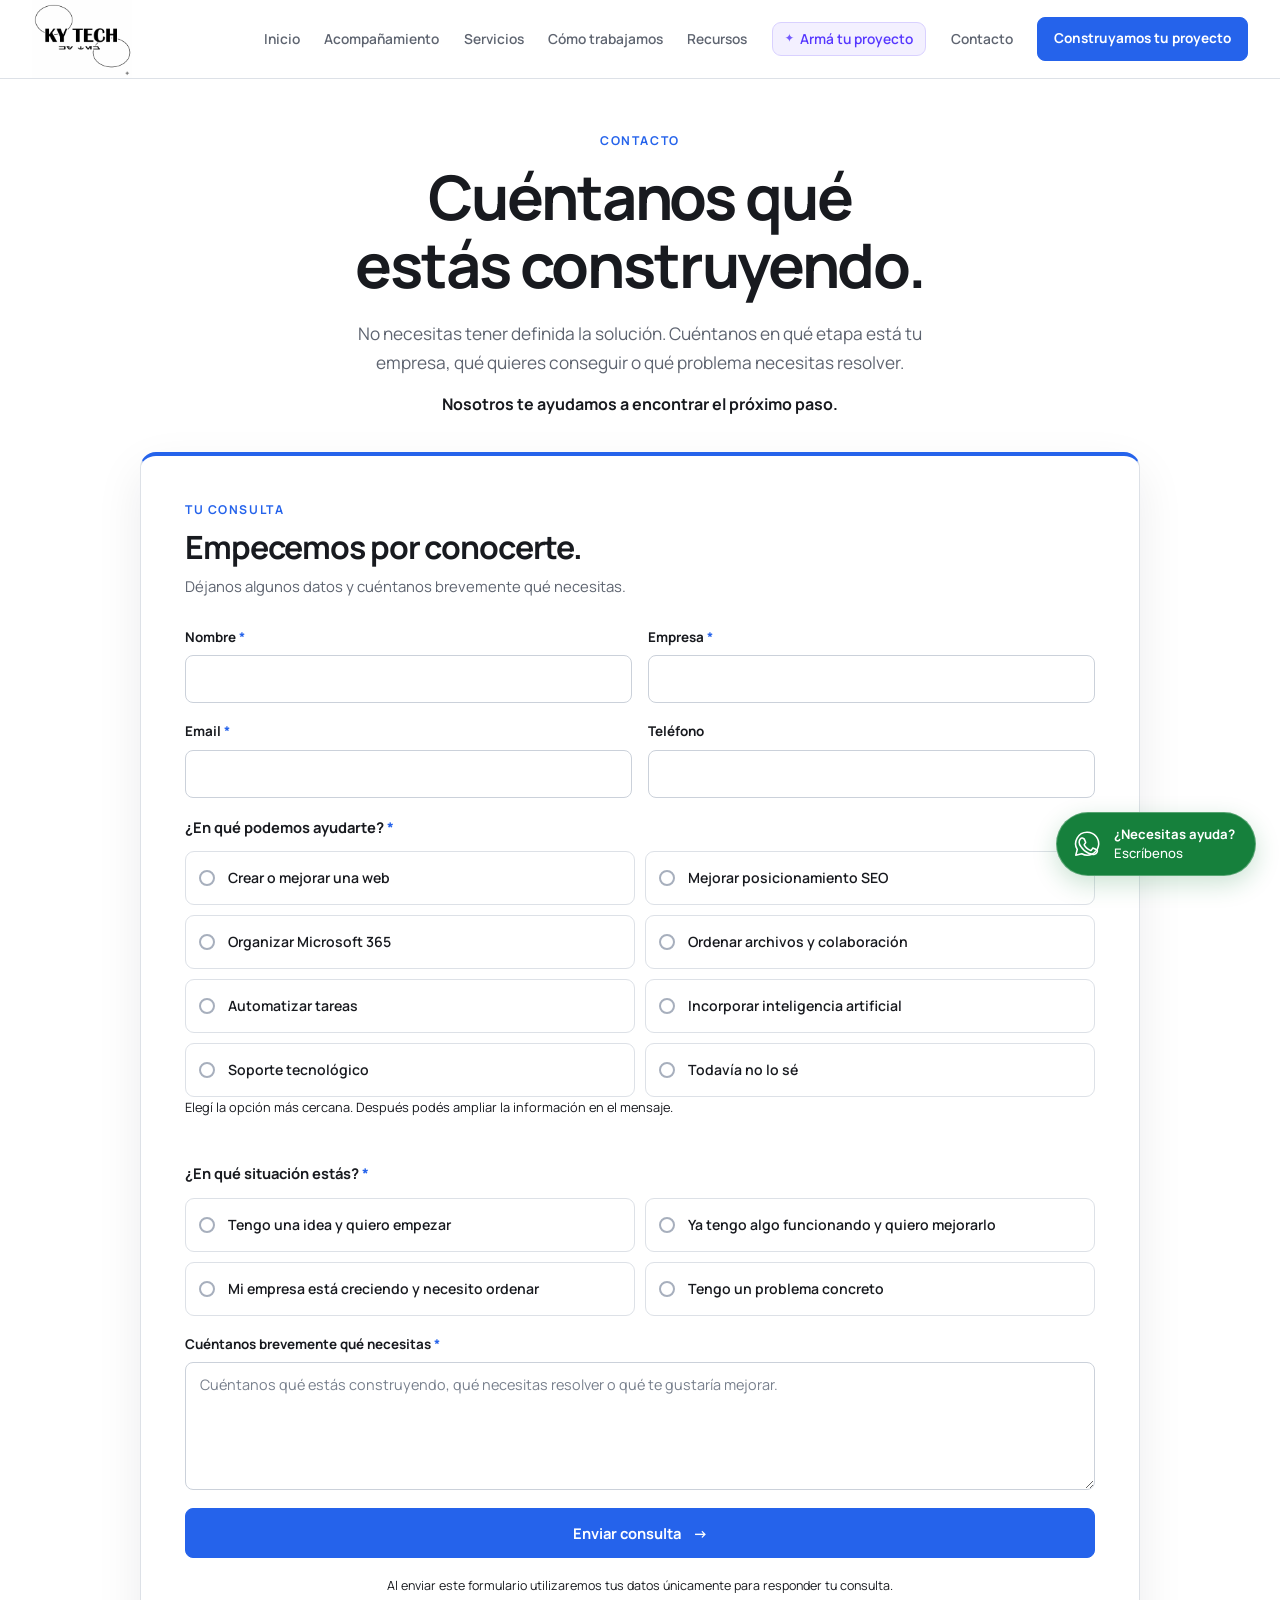
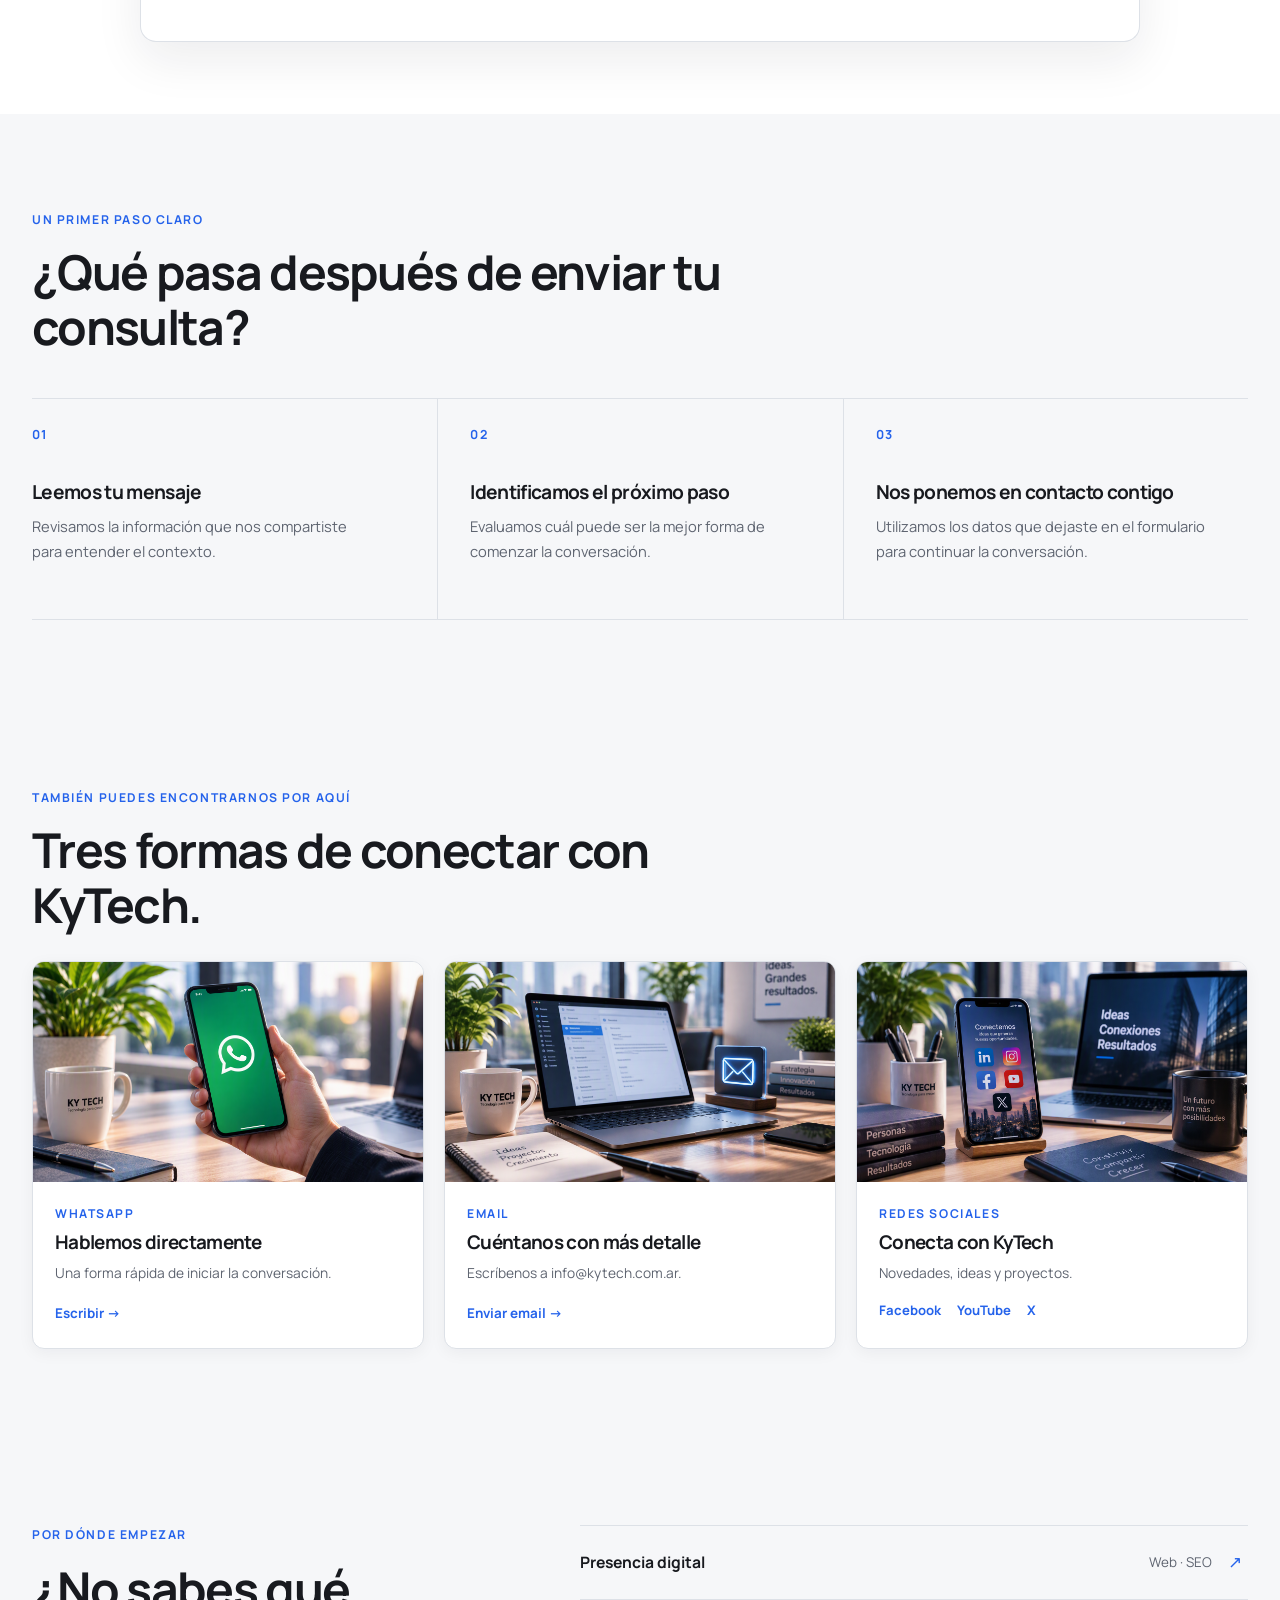
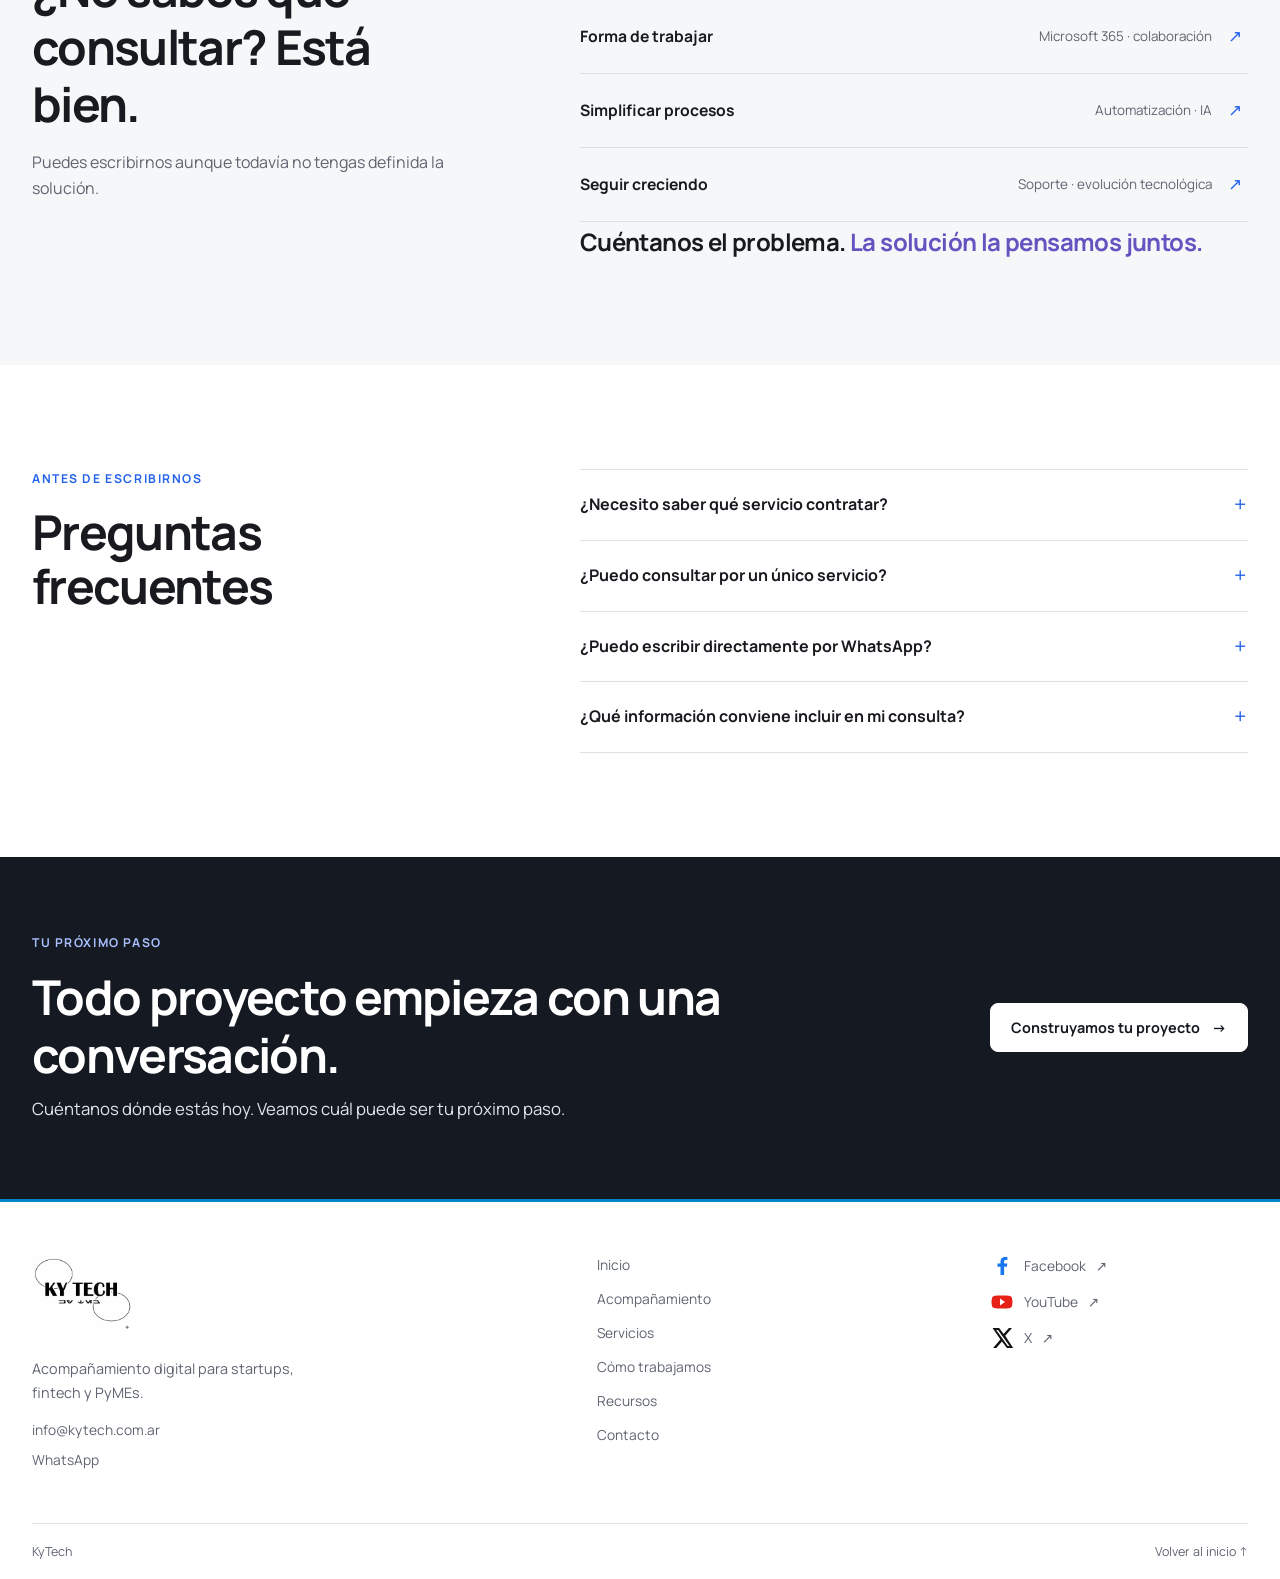
<file: contacto.html>
<!DOCTYPE html>

<html lang="es">
<head>
<!-- Google tag (gtag.js) -->
<script async="" src="https://www.googletagmanager.com/gtag/js?id=G-KS115DWEFH"></script>
<script>
    window.dataLayer = window.dataLayer || [];
    function gtag(){dataLayer.push(arguments);}
    gtag('js', new Date());

    gtag('config', 'G-KS115DWEFH');
  </script>
<meta charset="utf-8"/>
<meta content="width=device-width, initial-scale=1.0" name="viewport"/>
<title>Contacto | KyTech</title>
<meta content="Cuéntanos qué estás construyendo o qué necesitas resolver. KyTech te ayuda a encontrar el próximo paso para tu empresa." name="description"/>
<meta content="index, follow" name="robots"/>
<link href="https://kytech.com.ar/contacto" rel="canonical"/>
<link href="assets/favicon-32.png" rel="icon" sizes="32x32" type="image/png"/>
<link href="assets/favicon-16.png" rel="icon" sizes="16x16" type="image/png"/>
<link href="favicon.ico" rel="shortcut icon"/>
<meta content="Contacto | KyTech" property="og:title"/>
<meta content="Cuéntanos qué estás construyendo o qué necesitas resolver. KyTech te ayuda a encontrar el próximo paso para tu empresa." property="og:description"/>
<meta content="https://kytech.com.ar/contacto" property="og:url"/>
<meta content="website" property="og:type"/>
<meta content="https://kytech.com.ar/assets/og-kytech.jpg" property="og:image"/>
<meta content="KyTech — Tecnología para construir, trabajar y crecer." property="og:image:alt"/>
<meta content="summary_large_image" name="twitter:card"/>
<meta content="Contacto | KyTech" name="twitter:title"/>
<meta content="Cuéntanos qué estás construyendo o qué necesitas resolver. KyTech te ayuda a encontrar el próximo paso para tu empresa." name="twitter:description"/>
<meta content="https://kytech.com.ar/assets/og-kytech.jpg" name="twitter:image"/>
<link href="https://fonts.googleapis.com" rel="preconnect">
<link crossorigin="" href="https://fonts.gstatic.com" rel="preconnect">
<link href="https://fonts.googleapis.com/css2?family=Manrope:wght@400;500;600;700&amp;display=swap" rel="stylesheet">
<link href="style.css?v=14" rel="stylesheet"/>
<style>
    .contact-choice-group { margin: 0; padding: 0; border: 0; }
    .contact-choice-group + .contact-choice-group { margin-top: 26px; }
    .contact-choice-group legend { margin-bottom: 12px; color: var(--contact-text); font-size: .92rem; font-weight: 700; }
    .contact-required { color: var(--contact-blue); }
    .contact-choice-grid { display: grid; grid-template-columns: repeat(2, minmax(0, 1fr)); gap: 10px; }
    .contact-choice { position: relative; display: block; }
    .contact-choice input { position: absolute; width: 1px; height: 1px; margin: -1px; overflow: hidden; clip: rect(0 0 0 0); clip-path: inset(50%); white-space: nowrap; }
    .contact-choice span { min-height: 54px; display: flex; align-items: center; padding: 13px 14px 13px 42px; border: 1px solid var(--contact-border); border-radius: 9px; background: #fff; color: var(--contact-text); font-size: .88rem; font-weight: 600; cursor: pointer; transition: border-color 160ms ease, background 160ms ease, box-shadow 160ms ease; }
    .contact-choice span::before { content: ''; position: absolute; left: 14px; top: 50%; width: 16px; height: 16px; border: 2px solid #a7afbd; border-radius: 50%; transform: translateY(-50%); background: #fff; }
    .contact-choice input:checked + span { border-color: var(--contact-blue); background: #f4f2ff; box-shadow: 0 0 0 1px var(--contact-blue); }
    .contact-choice input:checked + span::before { border: 5px solid var(--contact-blue); }
    .contact-choice input:focus-visible + span { outline: 3px solid rgba(80, 51, 255, .28); outline-offset: 2px; }
    .contact-choice-note { margin: 10px 0 0; color: var(--contact-muted); font-size: .8rem; }
    @media (max-width: 700px) { .contact-choice-grid { grid-template-columns: 1fr; } }
    @media (prefers-reduced-motion: reduce) { .contact-choice span { transition-duration: .01ms; } }
    .contact-estimate-context { margin: 0 0 28px; padding: 18px 20px; border: 1px solid #ddd7ff; border-left: 5px solid #5637ff; border-radius: 11px; background: #f8f6ff; }
    .contact-estimate-context[hidden] { display: none; }
    .contact-estimate-context-eyebrow { margin: 0 0 5px; color: #5637ff; font-size: .7rem; font-weight: 800; letter-spacing: .09em; text-transform: uppercase; }
    .contact-estimate-context h3 { margin: 0 0 8px; color: var(--contact-text); font-size: 1.15rem; }
    .contact-estimate-context p { margin: 4px 0; color: var(--contact-muted); font-size: .84rem; line-height: 1.5; }
    .contact-estimate-context strong { color: var(--contact-text); }
    .contact-estimate-context ul { display: grid; gap: 5px; margin: 12px 0 0; padding-left: 18px; color: var(--contact-text); font-size: .83rem; }
    @media (max-width: 700px) { .contact-estimate-context { padding: 16px; } }
  </style>

</link></link></link><style>
.contact-hero.contact-hero-stacked { display: flex !important; flex-direction: column; align-items: stretch !important; gap: 0 !important; padding-block: 52px 72px !important; }
.contact-hero-intro { width: min(100%, 860px); margin: 0 auto 34px; text-align: center; }
.contact-hero-intro .contact-eyebrow { margin-bottom: 12px; }
.contact-hero-intro h1 { max-width: 820px; margin-inline: auto; }
.contact-hero-intro .contact-hero-lead { max-width: 720px; margin-inline: auto; }
.contact-hero-intro .contact-hero-support { margin-bottom: 0; }
.contact-hero-stacked > .contact-form-card { width: min(100%, 1000px) !important; margin: 0 auto !important; align-self: auto !important; position: static !important; }
.contact-visual-channels { padding-block: 72px; background: var(--contact-surface); }
.contact-visual-channels .contact-section-heading { margin-bottom: 28px; }
.contact-visual-channels .contact-section-heading h2 { max-width: 760px; }
.contact-visual-grid { display: grid; grid-template-columns: repeat(3,minmax(0,1fr)); gap: 20px; }
.contact-visual-card { min-width: 0; overflow: hidden; border: 1px solid var(--contact-border); border-radius: 12px; background: #fff; color: var(--contact-text); text-decoration: none; box-shadow: 0 4px 16px rgba(21,25,34,.05); }
a.contact-visual-card { transition: transform 180ms ease,border-color 180ms ease,box-shadow 180ms ease; }
a.contact-visual-card:hover { transform: translateY(-3px); border-color: var(--contact-blue); box-shadow: 0 10px 24px rgba(21,25,34,.1); }
.contact-visual-card figure { height: 220px; margin: 0; overflow: hidden; background: #eef1f5; }
.contact-visual-card figure img { width: 100%; height: 100%; display: block; object-fit: cover; }
.contact-visual-card > div { padding: 22px; }
.contact-visual-card .contact-eyebrow { margin-bottom: 7px; }
.contact-visual-card h3 { margin: 0; font-size: 1.18rem; }
.contact-visual-card > div > p:not(.contact-eyebrow) { margin: 8px 0 16px; color: var(--contact-muted); font-size: .86rem; }
.contact-visual-card > div > span { color: var(--contact-blue); font-size: .84rem; font-weight: 700; }
.contact-visual-social { display: flex; flex-wrap: wrap; gap: 8px 16px; margin-top: 14px; }
.contact-visual-social a { color: var(--contact-blue); font-size: .82rem; font-weight: 700; text-decoration: none; }
.contact-visual-card:focus-visible,.contact-visual-social a:focus-visible { outline: 3px solid rgba(80,51,255,.28); outline-offset: 3px; }
@media (max-width:1023px) { .contact-hero.contact-hero-stacked { padding-block: 48px 64px !important; } .contact-hero-intro { margin-bottom: 30px; } .contact-visual-grid { grid-template-columns: 1fr; } .contact-visual-card { display:grid;grid-template-columns:minmax(240px,.8fr) 1fr; } .contact-visual-card figure { height:100%;min-height:210px; } }
@media (max-width:767px) { .contact-hero.contact-hero-stacked { padding-block:40px 56px !important; } .contact-hero-intro { margin-bottom:26px;text-align:left; } .contact-visual-channels { padding-block:56px; } .contact-visual-grid { gap:16px; } .contact-visual-card { display:block; } .contact-visual-card figure { height:200px;min-height:0; } .contact-visual-card > div { padding:20px; } }
@media (prefers-reduced-motion:reduce) { a.contact-visual-card { transition:none; } a.contact-visual-card:hover { transform:none; } }
</style></head>
<body class="contact-page">
<a class="contact-skip" href="#contenido">Saltar al contenido</a>
<header class="contact-header">
<div class="contact-container contact-header-inner">
<a aria-label="KyTech, inicio" class="contact-brand" href="index.html">
<img alt="KyTech" src="Logo_KyTech.jpg"/>
</a>
<nav aria-label="Navegación principal" class="contact-nav">
<a href="index.html">Inicio</a>
<a href="acompanamiento.html">Acompañamiento</a>
<a href="servicios.html">Servicios</a>
<a href="como.html">Cómo trabajamos</a>
<a href="recursos.html">Recursos</a>
        <a class="contact-nav-builder" href="arma-tu-proyecto.html"><span aria-hidden="true">✦</span> Armá tu proyecto</a>
<a aria-current="page" href="contacto.html">Contacto</a>
<a class="contact-nav-cta" href="contacto.html">Construyamos tu proyecto</a>
</nav>
<button aria-controls="contact-mobile-menu" aria-expanded="false" aria-label="Abrir menú" class="contact-menu-button" type="button">
<span></span><span></span>
</button>
</div>
<nav aria-label="Navegación móvil" class="contact-mobile-menu" hidden="" id="contact-mobile-menu">
<a href="index.html">Inicio</a>
<a href="acompanamiento.html">Acompañamiento</a>
<a href="servicios.html">Servicios</a>
<a href="como.html">Cómo trabajamos</a>
<a href="recursos.html">Recursos</a>
        <a class="contact-nav-builder" href="arma-tu-proyecto.html"><span aria-hidden="true">✦</span> Armá tu proyecto</a>
<a aria-current="page" href="contacto.html">Contacto</a>
<a class="contact-nav-cta" href="contacto.html">Construyamos tu proyecto</a>
</nav>
</header>
<main id="contenido">
<section aria-labelledby="contact-hero-title" class="contact-hero contact-container contact-hero-stacked" id="inicio">
<div class="contact-hero-copy contact-hero-intro">
<p class="contact-eyebrow">Contacto</p>
<h1 id="contact-hero-title">Cuéntanos qué estás construyendo.</h1>
<p class="contact-hero-lead">No necesitas tener definida la solución. Cuéntanos en qué etapa está tu empresa, qué quieres conseguir o qué problema necesitas resolver.</p>
<p class="contact-hero-support">Nosotros te ayudamos a encontrar el próximo paso.</p>
</div>
<div class="contact-form-card" id="contact-form">
<div class="contact-form-heading">
<p class="contact-eyebrow">Tu consulta</p>
<h2>Empecemos por conocerte.</h2>
<p>Déjanos algunos datos y cuéntanos brevemente qué necesitas.</p>
</div>
<section class="contact-estimate-context" data-contact-estimate hidden aria-labelledby="contact-estimate-title">
<p class="contact-estimate-context-eyebrow">Tu estimación KyTech</p>
<h3 id="contact-estimate-title">Continuemos desde lo que ya elegiste.</h3>
<div data-contact-estimate-summary></div>
</section>
<form action="https://api.web3forms.com/submit" class="contact-form" method="POST">
<input name="access_key" type="hidden" value="dcfa9772-bede-46e3-a6d2-b89102c15e08"/>
<input name="estimate_reference" type="hidden" value=""/>
<input name="estimate_services" type="hidden" value=""/>
<input name="estimate_combos" type="hidden" value=""/>
<input name="estimate_platform" type="hidden" value=""/>
<input name="estimate_one_time" type="hidden" value=""/>
<input name="estimate_monthly" type="hidden" value=""/>
<input name="estimate_special_status" type="hidden" value=""/>
<div class="contact-field-grid">
<div class="contact-field">
<label for="contact-name">Nombre <span aria-hidden="true">*</span></label>
<input autocomplete="name" id="contact-name" name="name" required="" type="text"/>
</div>
<div class="contact-field">
<label for="contact-company">Empresa <span aria-hidden="true">*</span></label>
<input autocomplete="organization" id="contact-company" name="company" required="" type="text"/>
</div>
</div>
<div class="contact-field-grid">
<div class="contact-field">
<label for="contact-email">Email <span aria-hidden="true">*</span></label>
<input autocomplete="email" id="contact-email" name="email" required="" type="email"/>
</div>
<div class="contact-field">
<label for="contact-phone">Teléfono</label>
<input autocomplete="tel" id="contact-phone" name="phone" type="tel"/>
</div>
</div>
<fieldset class="contact-choice-group">
<legend>¿En qué podemos ayudarte? <span aria-hidden="true" class="contact-required">*</span></legend>
<div class="contact-choice-grid">
<label class="contact-choice"><input name="service" required="" type="radio" value="Web corporativa"/><span>Crear o mejorar una web</span></label>
<label class="contact-choice"><input name="service" type="radio" value="SEO"/><span>Mejorar posicionamiento SEO</span></label>
<label class="contact-choice"><input name="service" type="radio" value="Microsoft 365"/><span>Organizar Microsoft 365</span></label>
<label class="contact-choice"><input name="service" type="radio" value="Trabajo colaborativo"/><span>Ordenar archivos y colaboración</span></label>
<label class="contact-choice"><input name="service" type="radio" value="Automatización"/><span>Automatizar tareas</span></label>
<label class="contact-choice"><input name="service" type="radio" value="IA aplicada al negocio"/><span>Incorporar inteligencia artificial</span></label>
<label class="contact-choice"><input name="service" type="radio" value="Soporte tecnológico"/><span>Soporte tecnológico</span></label>
<label class="contact-choice"><input name="service" type="radio" value="No estoy seguro todavía"/><span>Todavía no lo sé</span></label>
</div>
<p class="contact-choice-note">Elegí la opción más cercana. Después podés ampliar la información en el mensaje.</p>
</fieldset>
<fieldset class="contact-choice-group">
<legend>¿En qué situación estás? <span aria-hidden="true" class="contact-required">*</span></legend>
<div class="contact-choice-grid">
<label class="contact-choice"><input name="situation" required="" type="radio" value="Tengo una idea y quiero empezar"/><span>Tengo una idea y quiero empezar</span></label>
<label class="contact-choice"><input name="situation" type="radio" value="Ya tengo algo funcionando y quiero mejorarlo"/><span>Ya tengo algo funcionando y quiero mejorarlo</span></label>
<label class="contact-choice"><input name="situation" type="radio" value="Mi empresa está creciendo y necesito ordenar"/><span>Mi empresa está creciendo y necesito ordenar</span></label>
<label class="contact-choice"><input name="situation" type="radio" value="Tengo un problema concreto"/><span>Tengo un problema concreto</span></label>
</div>
</fieldset>
<div class="contact-field">
<label for="contact-message" data-message-label>Cuéntanos brevemente qué necesitas <span aria-hidden="true" data-message-required>*</span></label>
<textarea id="contact-message" name="message" data-message-field placeholder="Cuéntanos qué estás construyendo, qué necesitas resolver o qué te gustaría mejorar." required=""></textarea>
</div>
<p class="contact-form-error" hidden="" role="alert">No pudimos enviar tu consulta. Inténtalo nuevamente o escríbenos por <a href="https://wa.me/5491136682292?text=Hola%20KyTech%2C%20quiero%20consultar%20por%20un%20proyecto." rel="noopener noreferrer" target="_blank">WhatsApp</a>.</p>
<button class="contact-submit" type="submit"><span class="contact-submit-label">Enviar consulta</span><span aria-hidden="true">→</span></button>
<p class="contact-privacy">Al enviar este formulario utilizaremos tus datos únicamente para responder tu consulta.</p>
</form>
<section aria-live="polite" class="contact-form-success" hidden="" role="status" tabindex="-1">
<span aria-hidden="true" class="contact-form-success-icon">✓</span>
<h2>¡Gracias por escribirnos!</h2>
<p>Recibimos tu consulta correctamente.</p>
<p>Revisaremos la información que nos compartiste para continuar la conversación.</p>
<a class="contact-form-success-link" href="index.html">Volver al inicio</a>
</section>
</div></section>
<section aria-labelledby="contact-next-title" class="contact-next">
<div class="contact-container">
<header class="contact-section-heading">
<p class="contact-eyebrow">Un primer paso claro</p>
<h2 id="contact-next-title">¿Qué pasa después de enviar tu consulta?</h2>
</header>
<ol class="contact-next-list">
<li>
<span class="contact-number">01</span>
<div><h3>Leemos tu mensaje</h3><p>Revisamos la información que nos compartiste para entender el contexto.</p></div>
</li>
<li>
<span class="contact-number">02</span>
<div><h3>Identificamos el próximo paso</h3><p>Evaluamos cuál puede ser la mejor forma de comenzar la conversación.</p></div>
</li>
<li>
<span class="contact-number">03</span>
<div><h3>Nos ponemos en contacto contigo</h3><p>Utilizamos los datos que dejaste en el formulario para continuar la conversación.</p></div>
</li>
</ol>
</div>
</section><section aria-labelledby="contact-visual-title" class="contact-visual-channels">
<div class="contact-container">
<header class="contact-section-heading">
<p class="contact-eyebrow">También puedes encontrarnos por aquí</p>
<h2 id="contact-visual-title">Tres formas de conectar con KyTech.</h2>
</header>
<div class="contact-visual-grid">
<a class="contact-visual-card" href="https://wa.me/5491136682292?text=Hola%20KyTech%2C%20quiero%20consultar%20por%20un%20proyecto." rel="noopener noreferrer" target="_blank">
<figure><img alt="Teléfono preparado para iniciar una conversación por WhatsApp." loading="lazy" src="assets/contacto-whatsapp.png"/></figure>
<div><p class="contact-eyebrow">WhatsApp</p><h3>Hablemos directamente</h3><p>Una forma rápida de iniciar la conversación.</p><span>Escribir →</span></div>
</a>
<a class="contact-visual-card" href="mailto:info@kytech.com.ar">
<figure><img alt="Laptop preparada para enviar una consulta por email." loading="lazy" src="assets/contacto-email-redes.png"/></figure>
<div><p class="contact-eyebrow">Email</p><h3>Cuéntanos con más detalle</h3><p>Escríbenos a info@kytech.com.ar.</p><span>Enviar email →</span></div>
</a>
<article class="contact-visual-card">
<figure><img alt="Dispositivos utilizados para conectar con KyTech en redes sociales." loading="lazy" src="assets/contacto-redes.webp"/></figure>
<div><p class="contact-eyebrow">Redes sociales</p><h3>Conecta con KyTech</h3><p>Novedades, ideas y proyectos.</p>
<nav aria-label="Redes sociales de KyTech" class="contact-visual-social">
<a href="https://www.facebook.com/profile.php?id=61588378361395" rel="noopener noreferrer" target="_blank">Facebook</a>
<a href="https://www.youtube.com/@KyTech_Ok" rel="noopener noreferrer" target="_blank">YouTube</a>
<a href="https://x.com/KyTech_Ok" rel="noopener noreferrer" target="_blank">X</a>
</nav>
</div>
</article>
</div>
</div>
</section>
<section aria-labelledby="contact-topics-title" class="contact-topics">
<div class="contact-container contact-topics-layout">
<div class="contact-topics-copy">
<p class="contact-eyebrow">Por dónde empezar</p>
<h2 id="contact-topics-title">¿No sabes qué consultar? Está bien.</h2>
<p>Puedes escribirnos aunque todavía no tengas definida la solución.</p>
</div>
<div class="contact-topic-list">
<a data-service="Web corporativa" href="#contact-form">
<span class="contact-topic-name">Presencia digital</span><span class="contact-topic-detail">Web · SEO</span><span aria-hidden="true" class="contact-topic-arrow">↗</span>
</a>
<a data-service="Microsoft 365" href="#contact-form">
<span class="contact-topic-name">Forma de trabajar</span><span class="contact-topic-detail">Microsoft 365 · colaboración</span><span aria-hidden="true" class="contact-topic-arrow">↗</span>
</a>
<a data-service="Automatización" href="#contact-form">
<span class="contact-topic-name">Simplificar procesos</span><span class="contact-topic-detail">Automatización · IA</span><span aria-hidden="true" class="contact-topic-arrow">↗</span>
</a>
<a data-service="Soporte tecnológico" href="#contact-form">
<span class="contact-topic-name">Seguir creciendo</span><span class="contact-topic-detail">Soporte · evolución tecnológica</span><span aria-hidden="true" class="contact-topic-arrow">↗</span>
</a>
</div>
<p class="contact-topics-closing">Cuéntanos el problema. <span>La solución la pensamos juntos.</span></p>
</div>
</section>
<section aria-labelledby="contact-faq-title" class="contact-faq">
<div class="contact-container contact-faq-layout">
<header class="contact-section-heading">
<p class="contact-eyebrow">Antes de escribirnos</p>
<h2 id="contact-faq-title">Preguntas frecuentes</h2>
</header>
<div class="contact-faq-list">
<details>
<summary>¿Necesito saber qué servicio contratar?</summary>
<p>No. Puedes contarnos qué quieres conseguir o qué problema estás teniendo y te ayudamos a identificar un posible camino.</p>
</details>
<details>
<summary>¿Puedo consultar por un único servicio?</summary>
<p>Sí. Puedes comenzar con una necesidad concreta sin contratar otros servicios.</p>
</details>
<details>
<summary>¿Puedo escribir directamente por WhatsApp?</summary>
<p>Sí. Si prefieres iniciar la conversación por WhatsApp, puedes hacerlo desde el enlace disponible en esta página.</p>
</details>
<details>
<summary>¿Qué información conviene incluir en mi consulta?</summary>
<p>Una breve explicación de tu empresa o proyecto, qué quieres conseguir y qué dificultad estás intentando resolver será suficiente para comenzar.</p>
</details>
</div>
</div>
</section>
<section aria-labelledby="contact-closing-title" class="contact-closing">
<div class="contact-container contact-closing-inner">
<div>
<p class="contact-eyebrow">Tu próximo paso</p>
<h2 id="contact-closing-title">Todo proyecto empieza con una conversación.</h2>
<p>Cuéntanos dónde estás hoy. Veamos cuál puede ser tu próximo paso.</p>
</div>
<a class="contact-button-light" href="#contact-form">Construyamos tu proyecto <span aria-hidden="true">→</span></a>
</div>
</section>
</main>
<footer class="contact-footer">
<div class="contact-container contact-footer-main">
<div class="contact-footer-brand">
<a aria-label="KyTech, inicio" class="contact-brand" href="index.html"><img alt="KyTech" src="Logo_KyTech.jpg"/></a>
<p>Acompañamiento digital para startups, fintech y PyMEs.</p>
<a class="contact-footer-email" href="mailto:info@kytech.com.ar">info@kytech.com.ar</a>
<a class="contact-footer-whatsapp" href="https://wa.me/5491136682292?text=Hola%20KyTech%2C%20quiero%20consultar%20por%20un%20proyecto." rel="noopener noreferrer" target="_blank">WhatsApp</a>
</div>
<nav aria-label="Navegación del pie de página" class="contact-footer-nav">
<a href="index.html">Inicio</a>
<a href="acompanamiento.html">Acompañamiento</a>
<a href="servicios.html">Servicios</a>
<a href="como.html">Cómo trabajamos</a>
<a href="recursos.html">Recursos</a>
<a href="contacto.html">Contacto</a>
</nav>
<nav aria-label="Redes sociales de KyTech" class="contact-footer-social">
<a class="contact-social-facebook" href="https://www.facebook.com/profile.php?id=61588378361395" rel="noopener noreferrer" target="_blank">
<svg aria-hidden="true" class="contact-social-icon" focusable="false" viewbox="0 0 24 24"><path d="M14.1 21v-8.2h2.8l.4-3.2h-3.2V7.5c0-.9.3-1.6 1.6-1.6h1.7V3.1c-.3 0-1.3-.1-2.5-.1-2.6 0-4.4 1.6-4.4 4.6v2h-3v3.2h3V21h3.6Z"></path></svg>
          Facebook <span aria-hidden="true">↗</span>
</a>
<a class="contact-social-youtube" href="https://www.youtube.com/@KyTech_Ok" rel="noopener noreferrer" target="_blank">
<svg aria-hidden="true" class="contact-social-icon" focusable="false" viewbox="0 0 24 24"><path d="M22 8a2.8 2.8 0 0 0-2-2C18.3 5.5 12 5.5 12 5.5s-6.3 0-8 .5a2.8 2.8 0 0 0-2 2A29 29 0 0 0 1.5 12 29 29 0 0 0 2 16a2.8 2.8 0 0 0 2 2c1.7.5 8 .5 8 .5s6.3 0 8-.5a2.8 2.8 0 0 0 2-2 29 29 0 0 0 .5-4 29 29 0 0 0-.5-4Z"></path><path class="contact-social-cutout" d="m10 15.5 5-3.5-5-3.5v7Z"></path></svg>
          YouTube <span aria-hidden="true">↗</span>
</a>
<a class="contact-social-x" href="https://x.com/KyTech_Ok" rel="noopener noreferrer" target="_blank">
<svg aria-hidden="true" class="contact-social-icon" focusable="false" viewbox="0 0 24 24"><path d="M18.9 2H22l-6.8 7.8L23.2 22h-6.3L12 15.4 6.3 22H3.1l7.3-8.4L2.6 2h6.5l4.5 6.1L18.9 2Zm-1.1 18h1.7L8 3.9H6.2L17.8 20Z"></path></svg>
          X <span aria-hidden="true">↗</span>
</a>
</nav>
</div>
<div class="contact-container contact-footer-bottom"><span>KyTech</span><a href="#inicio">Volver al inicio ↑</a></div>
</footer>
<a aria-label="Contactar a KyTech por WhatsApp" class="ky-whatsapp-float" href="https://wa.me/5491136682292?text=Hola%20KyTech%2C%20quiero%20consultar%20por%20un%20proyecto." rel="noopener noreferrer" target="_blank">
<svg aria-hidden="true" class="ky-whatsapp-icon" focusable="false" viewbox="0 0 32 32">
<path d="M16 3.5a12.1 12.1 0 0 0-10.4 18.3L4 28l6.4-1.6A12.2 12.2 0 1 0 16 3.5Z"></path>
<path d="M12.2 10.4c-.3-.7-.7-.7-1-.7h-.8c-.3 0-.8.1-1.2.6s-1.6 1.6-1.6 3.8 1.7 4.4 1.9 4.7 3.3 5.2 8.2 7.1c4 1.6 4.9 1.3 5.8 1.2s2.8-1.1 3.2-2.2.4-2 .3-2.2-.4-.3-.9-.6-2.8-1.4-3.2-1.6-.8-.2-1 .3-1.2 1.6-1.4 1.9-.5.4-1 .1a13 13 0 0 1-3.8-2.4 14.5 14.5 0 0 1-2.6-3.2c-.3-.5 0-.8.2-1s.5-.6.7-.8.3-.4.5-.8 0-.6-.1-.8-1.1-2.8-1.5-3.4Z"></path>
</svg>
<span class="ky-whatsapp-copy"><strong>¿Necesitas ayuda?</strong><span>Escríbenos</span></span>
</a>
<script>
    (() => {
      const menuButton = document.querySelector('.contact-menu-button');
      const mobileMenu = document.getElementById('contact-mobile-menu');
      const serviceInputs = [...document.querySelectorAll('input[name="service"]')];
      const whatsappFloat = document.querySelector('.ky-whatsapp-float');
      const formHeading = document.querySelector('.contact-form-heading');
      const contactForm = document.querySelector('.contact-form');
      const submitButton = contactForm.querySelector('.contact-submit');
      const submitLabel = contactForm.querySelector('.contact-submit-label');
      const formError = contactForm.querySelector('.contact-form-error');
      const formSuccess = document.querySelector('.contact-form-success');
      const estimateContext = document.querySelector('[data-contact-estimate]');
      const estimateSummary = document.querySelector('[data-contact-estimate-summary]');
      const serviceChoiceGroup = document.querySelector('.contact-choice-group');
      const formatContactMoney = (amount, currency) => amount === null || amount === undefined
        ? '—'
        : new Intl.NumberFormat('es-AR', { style: 'currency', currency, maximumFractionDigits: currency === 'USD' ? 2 : 0 }).format(amount);

      function addEstimateHidden(name, value) {
        const field = contactForm.querySelector(`[name="${name}"]`);
        if (field) field.value = value || '';
      }

      function loadEstimateContext() {
        const params = new URLSearchParams(window.location.search);
        if (params.get('desde') !== 'estimacion') return;
        let payload;
        try {
          payload = JSON.parse(localStorage.getItem('kytech.project-builder.contact.v1') || 'null');
        } catch (error) {
          console.error('No se pudo recuperar la estimación para Contacto.', error);
          return;
        }
        if (!payload || typeof payload.id !== 'string') return;

        const messageField = document.querySelector('[data-message-field]');
        const messageLabel = document.querySelector('[data-message-label]');
        const requiredMark = document.querySelector('[data-message-required]');
        if (messageField) {
          messageField.required = false;
          messageField.placeholder = 'Puedes agregar algún detalle, condición o consulta adicional.';
        }
        if (messageLabel) {
          messageLabel.childNodes[0].textContent = '¿Quieres agregar algún comentario? ';
        }
        if (requiredMark) requiredMark.hidden = true;

        estimateContext.hidden = false;
        const reference = document.createElement('p');
        reference.innerHTML = `<strong>Referencia:</strong> ${payload.id}`;
        estimateSummary.append(reference);
        if (payload.platform) {
          const platform = document.createElement('p');
          platform.innerHTML = `<strong>Plataforma:</strong> ${payload.platform}`;
          estimateSummary.append(platform);
        }
        const prices = document.createElement('p');
        const priceParts = [];
        if (payload.oneTimeArs !== null) priceParts.push(`Pago único: ${formatContactMoney(payload.oneTimeArs, 'ARS')}`);
        if (payload.monthlyArs !== null) priceParts.push(`Mensual: ${formatContactMoney(payload.monthlyArs, 'ARS')} / mes`);
        prices.textContent = priceParts.length ? priceParts.join(' · ') : 'Servicios con precio a confirmar.';
        estimateSummary.append(prices);
        if (Array.isArray(payload.services) && payload.services.length) {
          const list = document.createElement('ul');
          payload.services.forEach((service) => {
            const item = document.createElement('li');
            const amount = service.monthly
              ? `${formatContactMoney(service.ars, 'ARS')} / mes`
              : service.ars === null ? 'A confirmar' : formatContactMoney(service.ars, 'ARS');
            item.textContent = `${service.name} · ${amount}`;
            list.append(item);
          });
          estimateSummary.append(list);
        }

        if (serviceChoiceGroup) {
          serviceChoiceGroup.hidden = true;
          serviceChoiceGroup.querySelectorAll('input[name="service"]').forEach((input) => { input.required = false; });
        }

        const servicesText = (payload.services || []).map((service) => `${service.name}${service.monthly ? ' (mensual)' : ''}`).join(' | ');
        const combosText = (payload.combos || []).map((combo) => combo.name).join(' | ');
        const statuses = (payload.services || []).filter((service) => service.availability || service.evaluation)
          .map((service) => `${service.name}: ${service.evaluation ? 'requiere evaluación' : 'sujeto a disponibilidad'}`).join(' | ');
        addEstimateHidden('estimate_reference', payload.id);
        addEstimateHidden('estimate_services', servicesText);
        addEstimateHidden('estimate_combos', combosText);
        addEstimateHidden('estimate_platform', payload.platform || '');
        addEstimateHidden('estimate_one_time', payload.oneTimeArs === null ? '' : formatContactMoney(payload.oneTimeArs, 'ARS'));
        addEstimateHidden('estimate_monthly', payload.monthlyArs === null ? '' : `${formatContactMoney(payload.monthlyArs, 'ARS')} / mes`);
        addEstimateHidden('estimate_special_status', statuses);
      }

      let isSubmitting = false;

      function closeMenu() {
        mobileMenu.hidden = true;
        menuButton.setAttribute('aria-expanded', 'false');
        menuButton.setAttribute('aria-label', 'Abrir menú');
      }

      menuButton.addEventListener('click', () => {
        const isExpanded = menuButton.getAttribute('aria-expanded') === 'true';
        mobileMenu.hidden = isExpanded;
        menuButton.setAttribute('aria-expanded', String(!isExpanded));
        menuButton.setAttribute('aria-label', isExpanded ? 'Abrir menú' : 'Cerrar menú');
      });
      mobileMenu.querySelectorAll('a').forEach((link) => link.addEventListener('click', closeMenu));
      document.addEventListener('keydown', (event) => {
        if (event.key === 'Escape' && !mobileMenu.hidden) {
          closeMenu();
          menuButton.focus();
        }
      });
      document.addEventListener('click', (event) => {
        const whatsappLink = event.target.closest('a[href^="https://wa.me/"]');

        if (!whatsappLink) return;

        gtag('event', 'contact_whatsapp');
      });
      const interestMap = {
        web: 'Web corporativa',
        seo: 'SEO',
        microsoft365: 'Microsoft 365',
        colaboracion: 'Trabajo colaborativo',
        automatizacion: 'Automatización',
        ia: 'IA aplicada al negocio',
        soporte: 'Soporte tecnológico',
        acompanamiento: 'No estoy seguro todavía'
      };
      function selectService(value) {
        const option = serviceInputs.find((input) => input.value === value);
        if (!option) return;
        option.checked = true;
        option.dispatchEvent(new Event('change', { bubbles: true }));
      }
      document.querySelectorAll('.contact-topic-list a').forEach((link) => {
        link.addEventListener('click', () => selectService(link.dataset.service));
      });
      loadEstimateContext();
      const requestedInterest = new URLSearchParams(window.location.search).get('interes');
      if (requestedInterest) {
        selectService(interestMap[requestedInterest.toLowerCase()] || requestedInterest);
      }

      contactForm.addEventListener('submit', async (event) => {
        event.preventDefault();
        if (isSubmitting) return;

        isSubmitting = true;
        formError.hidden = true;
        submitButton.disabled = true;
        submitLabel.textContent = 'Enviando...';

        try {
          const response = await fetch(contactForm.action, {
            method: contactForm.method,
            body: new FormData(contactForm),
            headers: { Accept: 'application/json' }
          });
          const result = await response.json();
          if (!response.ok || result.success !== true) {
            throw new Error('Web3Forms did not confirm the submission.');
          }

          gtag('event', 'generate_lead');

          contactForm.hidden = true;
          formHeading.hidden = true;
          formSuccess.hidden = false;
          formSuccess.focus();
        } catch (error) {
          console.error('No se pudo enviar el formulario de contacto.', error);
          formError.hidden = false;
          submitButton.disabled = false;
          submitLabel.textContent = 'Enviar consulta';
          isSubmitting = false;
        }
      });

      function updateWhatsappFloat() {
        const floatRect = whatsappFloat.getBoundingClientRect();
        const overlapsControl = [...document.querySelectorAll('main a[href], main button, footer a[href], footer button')]
          .some((element) => {
            const style = getComputedStyle(element);
            const rect = element.getBoundingClientRect();
            return style.visibility !== 'hidden' && style.display !== 'none' &&
              rect.width > 0 && rect.height > 0 &&
              rect.right > floatRect.left && rect.left < floatRect.right &&
              rect.bottom > floatRect.top && rect.top < floatRect.bottom;
          });

        whatsappFloat.classList.toggle('ky-whatsapp-obstructed', overlapsControl);
      }

      let updatePending = false;
      function scheduleWhatsappUpdate() {
        if (!updatePending) {
          updatePending = true;
          requestAnimationFrame(() => {
            updatePending = false;
            updateWhatsappFloat();
          });
        }
      }

      window.addEventListener('scroll', scheduleWhatsappUpdate, { passive: true });
      window.addEventListener('resize', scheduleWhatsappUpdate);
      window.addEventListener('load', scheduleWhatsappUpdate);
      const mutationObserver = new MutationObserver(scheduleWhatsappUpdate);
      [document.querySelector('main'), document.querySelector('footer')].forEach((region) => {
        mutationObserver.observe(region, {
          attributes: true,
          attributeFilter: ['class', 'hidden', 'style'],
          characterData: true,
          childList: true,
          subtree: true
        });
      });
      if (document.readyState === 'loading') {
        document.addEventListener('DOMContentLoaded', scheduleWhatsappUpdate, { once: true });
      } else {
        scheduleWhatsappUpdate();
      }
    })();
  </script>
</body>
</html>
</file>
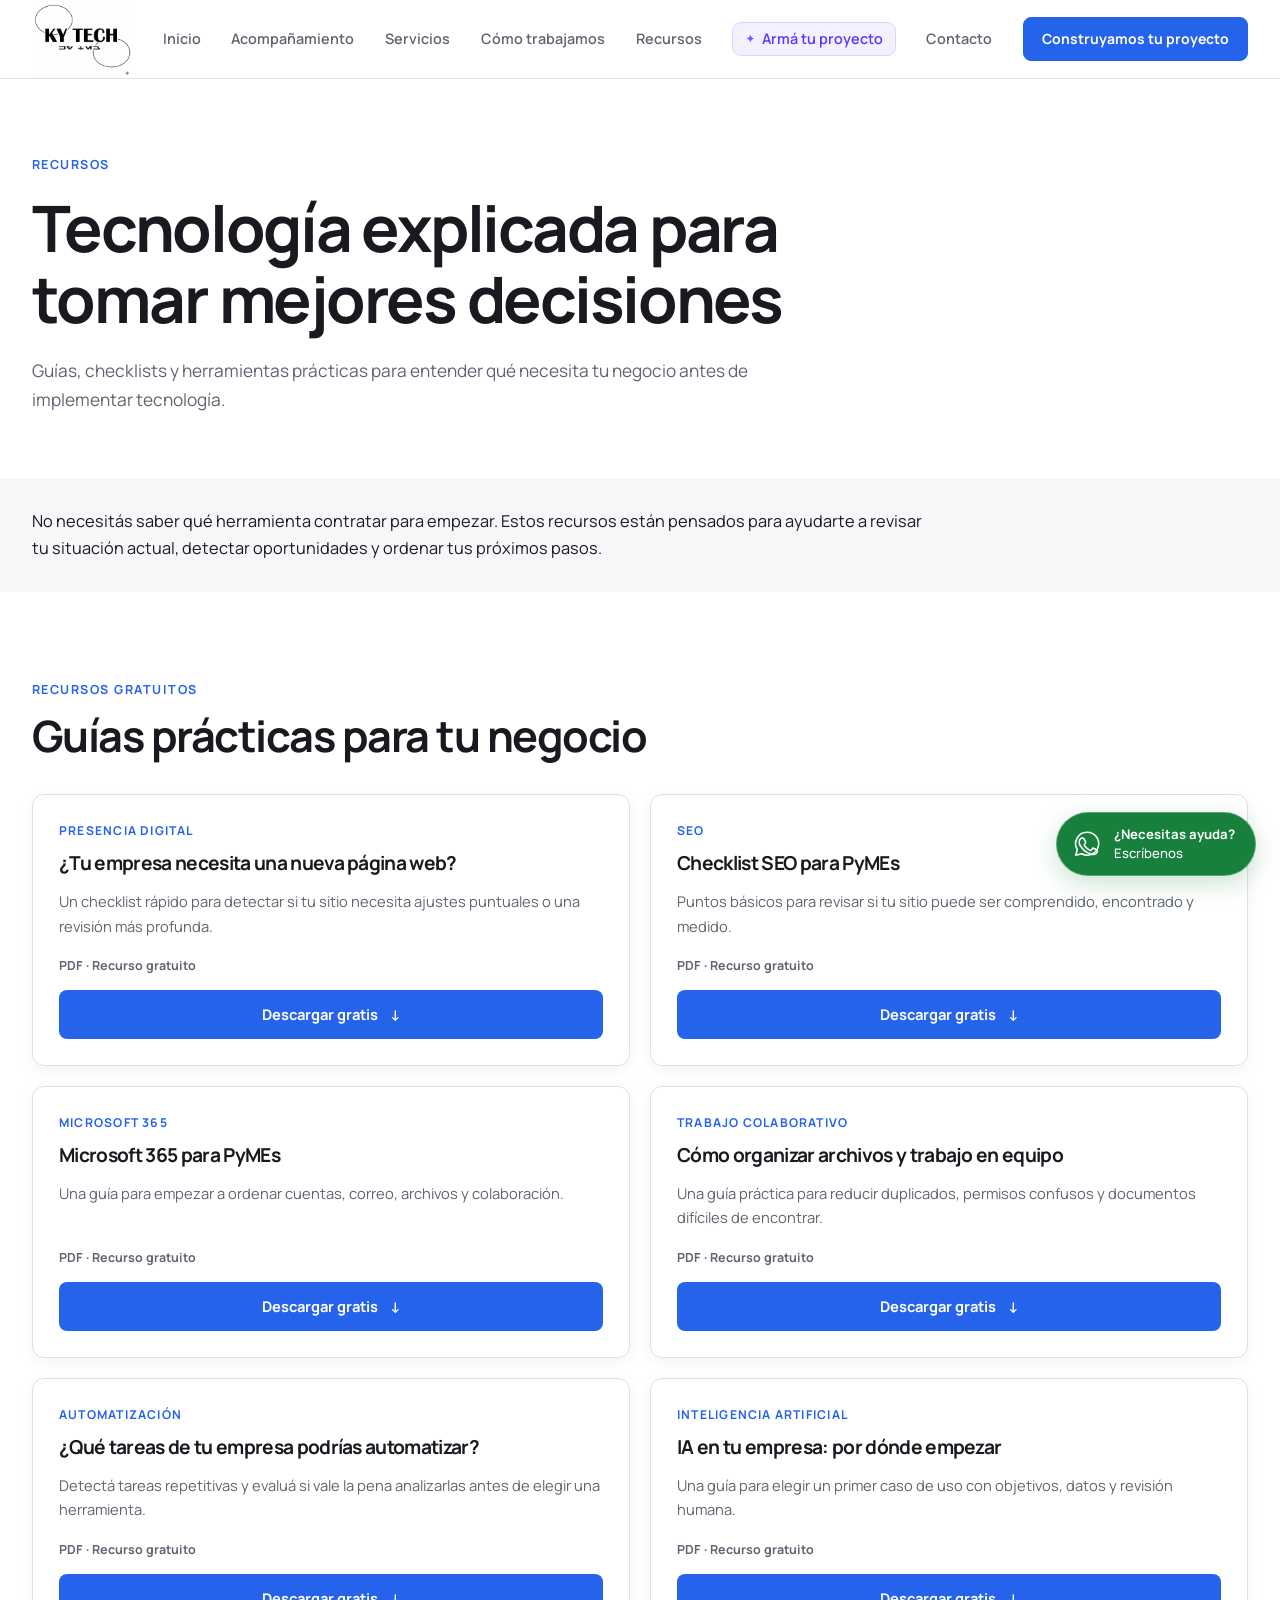
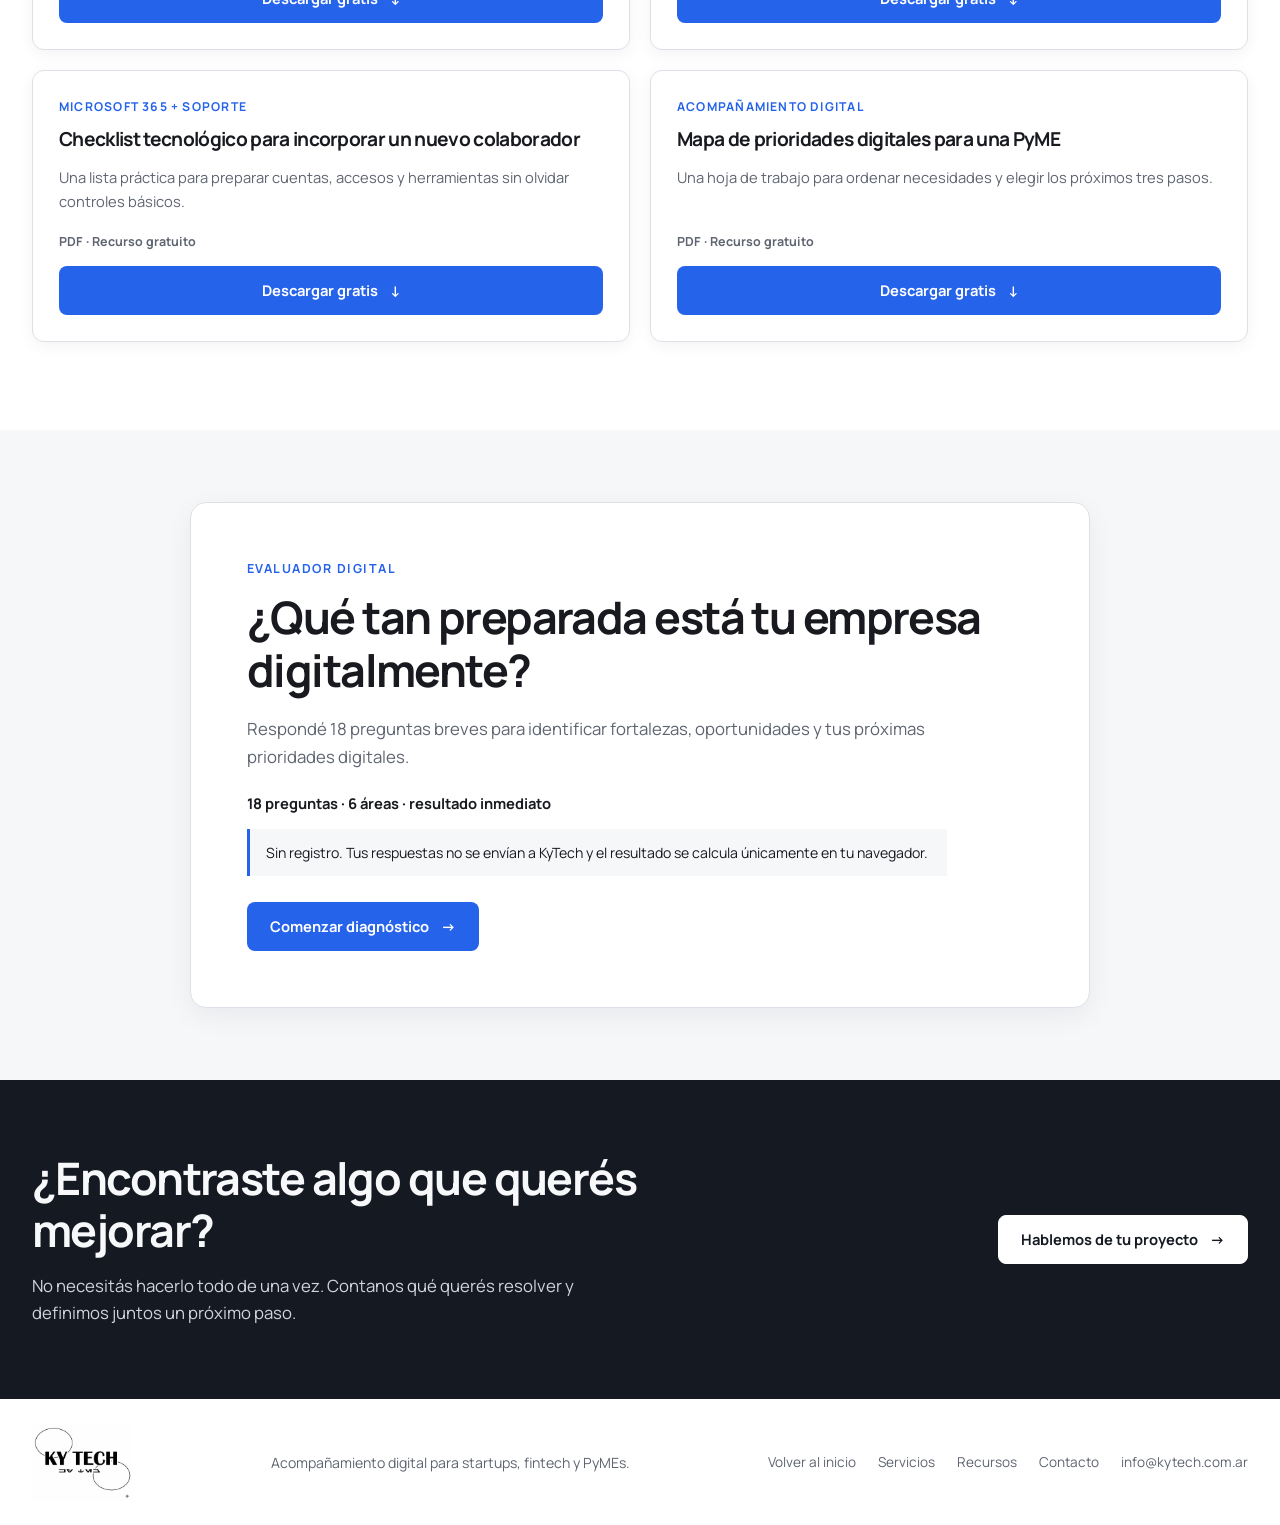
<file: recursos.html>
<!DOCTYPE html>
<html lang="es">
<head>
  <!-- Google tag (gtag.js) -->
  <script async src="https://www.googletagmanager.com/gtag/js?id=G-KS115DWEFH"></script>
  <script>
    window.dataLayer = window.dataLayer || [];
    function gtag(){dataLayer.push(arguments);}
    gtag('js', new Date());

    gtag('config', 'G-KS115DWEFH');
  </script>
  <meta charset="UTF-8" />
  <meta name="viewport" content="width=device-width, initial-scale=1.0" />
  <title>Recursos y guías para PyMEs | KyTech</title>
  <meta name="description" content="Guías, checklists y recursos gratuitos de KyTech sobre web, SEO, Microsoft 365, colaboración, automatización e inteligencia artificial." />
  <meta name="robots" content="index, follow" />
  <link rel="canonical" href="https://kytech.com.ar/recursos" />
  <link rel="icon" type="image/png" sizes="32x32" href="assets/favicon-32.png">
  <link rel="icon" type="image/png" sizes="16x16" href="assets/favicon-16.png">
  <link rel="shortcut icon" href="favicon.ico">
  <meta property="og:title" content="Recursos y guías para PyMEs | KyTech" />
  <meta property="og:description" content="Guías, checklists y recursos gratuitos de KyTech sobre web, SEO, Microsoft 365, colaboración, automatización e inteligencia artificial." />
  <meta property="og:url" content="https://kytech.com.ar/recursos" />
  <meta property="og:type" content="website" />
  <meta property="og:image" content="https://kytech.com.ar/assets/og-kytech.jpg" />
  <meta property="og:image:alt" content="KyTech — Tecnología para construir, trabajar y crecer." />
  <meta name="twitter:card" content="summary_large_image" />
  <meta name="twitter:title" content="Recursos y guías para PyMEs | KyTech" />
  <meta name="twitter:description" content="Guías, checklists y recursos gratuitos de KyTech sobre web, SEO, Microsoft 365, colaboración, automatización e inteligencia artificial." />
  <meta name="twitter:image" content="https://kytech.com.ar/assets/og-kytech.jpg" />
  <link rel="preconnect" href="https://fonts.googleapis.com" />
  <link rel="preconnect" href="https://fonts.gstatic.com" crossorigin />
  <link href="https://fonts.googleapis.com/css2?family=Manrope:wght@400;500;600;700&display=swap" rel="stylesheet" />
  <link rel="stylesheet" href="style.css?v=14" />
  <script src="evaluador.js?v=1" defer></script>
  <script type="application/ld+json">
  {
    "@context": "https://schema.org",
    "@type": "Organization",
    "@id": "https://kytech.com.ar/#organization",
    "name": "KyTech",
    "url": "https://kytech.com.ar/",
    "logo": "https://kytech.com.ar/Logo_KyTech.jpg",
    "description": "KyTech acompaña a startups, fintech y PyMEs a construir su presencia digital, implementar la tecnología adecuada y crecer con una base sólida.",
    "email": "info@kytech.com.ar"
  }
  </script>
</head>
<body class="home-page resources-page">
  <a class="home-skip-link" href="#contenido">Saltar al contenido</a>

  <header class="home-header">
    <div class="home-container home-header-inner">
      <a class="home-brand" href="index.html" aria-label="KyTech, inicio">
        <img src="Logo_KyTech.jpg" alt="KyTech" />
      </a>
      <div class="home-desktop-nav" role="navigation" aria-label="Navegación principal">
        <a href="index.html">Inicio</a>
        <a href="acompanamiento.html">Acompañamiento</a>
        <a href="servicios.html">Servicios</a>
        <a href="como.html">Cómo trabajamos</a>
        <a href="recursos.html" aria-current="page">Recursos</a>
          <a class="home-nav-builder" href="arma-tu-proyecto.html"><span aria-hidden="true">✦</span> Armá tu proyecto</a>
        <a href="contacto.html">Contacto</a>
        <a class="home-nav-cta" href="contacto.html">Construyamos tu proyecto</a>
      </div>
      <button class="home-menu-button" type="button" aria-label="Abrir menú" aria-expanded="false" aria-controls="home-mobile-menu">
        <span></span>
        <span></span>
      </button>
    </div>
    <div class="home-mobile-menu" id="home-mobile-menu" hidden>
      <a href="index.html">Inicio</a>
      <a href="acompanamiento.html">Acompañamiento</a>
      <a href="servicios.html">Servicios</a>
      <a href="como.html">Cómo trabajamos</a>
      <a href="recursos.html" aria-current="page">Recursos</a>
          <a class="home-nav-builder" href="arma-tu-proyecto.html"><span aria-hidden="true">✦</span> Armá tu proyecto</a>
      <a href="contacto.html">Contacto</a>
      <a class="home-nav-cta" href="contacto.html">Construyamos tu proyecto</a>
    </div>
  </header>

  <main id="contenido">
    <section class="resources-hero" aria-labelledby="resources-title">
      <div class="home-container resources-hero-inner">
        <p class="home-eyebrow">Recursos</p>
        <h1 id="resources-title">Tecnología explicada para tomar mejores decisiones</h1>
        <p>Guías, checklists y herramientas prácticas para entender qué necesita tu negocio antes de implementar tecnología.</p>
      </div>
    </section>

    <section class="resources-intro" aria-label="Introducción">
      <div class="home-container">
        <p>No necesitás saber qué herramienta contratar para empezar. Estos recursos están pensados para ayudarte a revisar tu situación actual, detectar oportunidades y ordenar tus próximos pasos.</p>
      </div>
    </section>

    <section class="resources-list-section" aria-labelledby="resources-list-title">
      <div class="home-container">
        <header class="resources-list-heading">
          <p class="home-eyebrow">Recursos gratuitos</p>
          <h2 id="resources-list-title">Guías prácticas para tu negocio</h2>
        </header>
        <div class="resources-grid">
          <article class="resources-card">
            <div class="resources-card-content">
              <p class="resources-category">Presencia digital</p>
              <h3>¿Tu empresa necesita una nueva página web?</h3>
              <p class="resources-description">Un checklist rápido para detectar si tu sitio necesita ajustes puntuales o una revisión más profunda.</p>
              <p class="resources-type">PDF · Recurso gratuito</p>
              <a class="home-button home-button-primary resources-download" href="assets/recursos/01_checklist_necesita_nueva_pagina_web.pdf" download aria-label="Descargar gratis: ¿Tu empresa necesita una nueva página web?">Descargar gratis <span aria-hidden="true">↓</span></a>
            </div>
          </article>
          <article class="resources-card">
            <div class="resources-card-content">
              <p class="resources-category">SEO</p>
              <h3>Checklist SEO para PyMEs</h3>
              <p class="resources-description">Puntos básicos para revisar si tu sitio puede ser comprendido, encontrado y medido.</p>
              <p class="resources-type">PDF · Recurso gratuito</p>
              <a class="home-button home-button-primary resources-download" href="assets/recursos/02_checklist_seo_para_pymes.pdf" download aria-label="Descargar gratis: Checklist SEO para PyMEs">Descargar gratis <span aria-hidden="true">↓</span></a>
            </div>
          </article>
          <article class="resources-card">
            <div class="resources-card-content">
              <p class="resources-category">Microsoft 365</p>
              <h3>Microsoft 365 para PyMEs</h3>
              <p class="resources-description">Una guía para empezar a ordenar cuentas, correo, archivos y colaboración.</p>
              <p class="resources-type">PDF · Recurso gratuito</p>
              <a class="home-button home-button-primary resources-download" href="assets/recursos/03_guia_ordenar_microsoft_365.pdf" download aria-label="Descargar gratis: Microsoft 365 para PyMEs">Descargar gratis <span aria-hidden="true">↓</span></a>
            </div>
          </article>
          <article class="resources-card">
            <div class="resources-card-content">
              <p class="resources-category">Trabajo colaborativo</p>
              <h3>Cómo organizar archivos y trabajo en equipo</h3>
              <p class="resources-description">Una guía práctica para reducir duplicados, permisos confusos y documentos difíciles de encontrar.</p>
              <p class="resources-type">PDF · Recurso gratuito</p>
              <a class="home-button home-button-primary resources-download" href="assets/recursos/04_guia_organizar_archivos_trabajo_equipo.pdf" download aria-label="Descargar gratis: Cómo organizar archivos y trabajo en equipo">Descargar gratis <span aria-hidden="true">↓</span></a>
            </div>
          </article>
          <article class="resources-card">
            <div class="resources-card-content">
              <p class="resources-category">Automatización</p>
              <h3>¿Qué tareas de tu empresa podrías automatizar?</h3>
              <p class="resources-description">Detectá tareas repetitivas y evaluá si vale la pena analizarlas antes de elegir una herramienta.</p>
              <p class="resources-type">PDF · Recurso gratuito</p>
              <a class="home-button home-button-primary resources-download" href="assets/recursos/05_checklist_tareas_para_automatizar.pdf" download aria-label="Descargar gratis: ¿Qué tareas de tu empresa podrías automatizar?">Descargar gratis <span aria-hidden="true">↓</span></a>
            </div>
          </article>
          <article class="resources-card">
            <div class="resources-card-content">
              <p class="resources-category">Inteligencia artificial</p>
              <h3>IA en tu empresa: por dónde empezar</h3>
              <p class="resources-description">Una guía para elegir un primer caso de uso con objetivos, datos y revisión humana.</p>
              <p class="resources-type">PDF · Recurso gratuito</p>
              <a class="home-button home-button-primary resources-download" href="assets/recursos/06_guia_ia_en_empresa_por_donde_empezar.pdf" download aria-label="Descargar gratis: IA en tu empresa: por dónde empezar">Descargar gratis <span aria-hidden="true">↓</span></a>
            </div>
          </article>
          <article class="resources-card">
            <div class="resources-card-content">
              <p class="resources-category">Microsoft 365 + Soporte</p>
              <h3>Checklist tecnológico para incorporar un nuevo colaborador</h3>
              <p class="resources-description">Una lista práctica para preparar cuentas, accesos y herramientas sin olvidar controles básicos.</p>
              <p class="resources-type">PDF · Recurso gratuito</p>
              <a class="home-button home-button-primary resources-download" href="assets/recursos/07_checklist_alta_tecnologica_colaborador.pdf" download aria-label="Descargar gratis: Checklist tecnológico para incorporar un nuevo colaborador">Descargar gratis <span aria-hidden="true">↓</span></a>
            </div>
          </article>
          <article class="resources-card">
            <div class="resources-card-content">
              <p class="resources-category">Acompañamiento digital</p>
              <h3>Mapa de prioridades digitales para una PyME</h3>
              <p class="resources-description">Una hoja de trabajo para ordenar necesidades y elegir los próximos tres pasos.</p>
              <p class="resources-type">PDF · Recurso gratuito</p>
              <a class="home-button home-button-primary resources-download" href="assets/recursos/08_mapa_prioridades_digitales_pyme.pdf" download aria-label="Descargar gratis: Mapa de prioridades digitales para una PyME">Descargar gratis <span aria-hidden="true">↓</span></a>
            </div>
          </article>
        </div>
      </div>
    </section>

    <section class="resources-evaluator" aria-label="Evaluador digital">
      <div class="home-container">
        <div class="resources-evaluator-app" id="digital-evaluator">
          <div class="evaluator-screen" data-evaluator-screen="intro">
            <p class="home-eyebrow">Evaluador digital</p>
            <h2 id="evaluator-title" tabindex="-1">¿Qué tan preparada está tu empresa digitalmente?</h2>
            <p class="evaluator-intro-copy">Respondé 18 preguntas breves para identificar fortalezas, oportunidades y tus próximas prioridades digitales.</p>
            <p class="evaluator-meta">18 preguntas · 6 áreas · resultado inmediato</p>
            <p class="evaluator-privacy">Sin registro. Tus respuestas no se envían a KyTech y el resultado se calcula únicamente en tu navegador.</p>
            <button class="home-button home-button-primary evaluator-start" type="button" data-evaluator-start>Comenzar diagnóstico <span aria-hidden="true">→</span></button>
          </div>

          <div class="evaluator-screen" data-evaluator-screen="question" hidden>
            <p class="home-eyebrow" data-question-area></p>
            <p class="evaluator-question-count" data-question-count></p>
            <progress class="evaluator-progress" data-question-progress max="18" value="0" aria-label="Progreso del diagnóstico"></progress>
            <form data-question-form novalidate>
              <div data-question-content></div>
              <p class="evaluator-error" id="evaluator-validation-message" data-question-error role="alert" hidden>Elegí una respuesta para poder continuar.</p>
              <div class="evaluator-navigation">
                <button class="home-button evaluator-button-secondary" type="button" data-previous hidden>Anterior</button>
                <button class="home-button home-button-primary" type="submit" data-next>Siguiente <span aria-hidden="true">→</span></button>
              </div>
            </form>
          </div>

          <div class="evaluator-screen evaluator-results" data-evaluator-screen="results" role="region" aria-label="Resultado del evaluador" aria-live="polite" hidden></div>
        </div>
      </div>
    </section>

    <section class="home-contact resources-contact" aria-labelledby="resources-contact-title">
      <div class="home-container home-contact-inner">
        <div>
          <h2 id="resources-contact-title">¿Encontraste algo que querés mejorar?</h2>
          <p>No necesitás hacerlo todo de una vez. Contanos qué querés resolver y definimos juntos un próximo paso.</p>
        </div>
        <a class="home-button home-button-light" href="contacto.html">Hablemos de tu proyecto <span aria-hidden="true">→</span></a>
      </div>
    </section>
  </main>

  <footer class="home-footer">
    <div class="home-container home-footer-inner">
      <a class="home-brand" href="index.html" aria-label="KyTech, inicio">
        <img src="Logo_KyTech.jpg" alt="KyTech" />
      </a>
      <p>Acompañamiento digital para startups, fintech y PyMEs.</p>
      <nav class="home-footer-links" aria-label="Enlaces del sitio">
        <a href="#contenido">Volver al inicio</a>
        <a href="servicios.html">Servicios</a>
        <a href="recursos.html" aria-current="page">Recursos</a>
        <a href="contacto.html">Contacto</a>
        <a href="mailto:info@kytech.com.ar">info@kytech.com.ar</a>
      </nav>
    </div>
  </footer>

  <script>
    const menuButton = document.querySelector('.home-menu-button');
    const mobileMenu = document.getElementById('home-mobile-menu');

    function closeMobileMenu() {
      mobileMenu.hidden = true;
      menuButton.setAttribute('aria-expanded', 'false');
      menuButton.setAttribute('aria-label', 'Abrir menú');
    }

    menuButton.addEventListener('click', () => {
      const isExpanded = menuButton.getAttribute('aria-expanded') === 'true';
      mobileMenu.hidden = isExpanded;
      menuButton.setAttribute('aria-expanded', String(!isExpanded));
      menuButton.setAttribute('aria-label', isExpanded ? 'Abrir menú' : 'Cerrar menú');
    });

    mobileMenu.querySelectorAll('a').forEach((link) => {
      link.addEventListener('click', closeMobileMenu);
    });

    document.addEventListener('keydown', (event) => {
      if (event.key === 'Escape' && !mobileMenu.hidden) {
        closeMobileMenu();
        menuButton.focus();
      }
    });

    document.addEventListener('click', (event) => {
      const whatsappLink = event.target.closest('a[href^="https://wa.me/"]');

      if (!whatsappLink) return;

      gtag('event', 'contact_whatsapp');
    });
  </script>
  <a class="ky-whatsapp-float" href="https://wa.me/5491136682292?text=Hola%20KyTech%2C%20quiero%20consultar%20por%20un%20proyecto." target="_blank" rel="noopener noreferrer" aria-label="Contactar a KyTech por WhatsApp">
    <svg class="ky-whatsapp-icon" viewBox="0 0 32 32" aria-hidden="true" focusable="false">
      <path d="M16 3.5a12.1 12.1 0 0 0-10.4 18.3L4 28l6.4-1.6A12.2 12.2 0 1 0 16 3.5Z" />
      <path d="M12.2 10.4c-.3-.7-.7-.7-1-.7h-.8c-.3 0-.8.1-1.2.6s-1.6 1.6-1.6 3.8 1.7 4.4 1.9 4.7 3.3 5.2 8.2 7.1c4 1.6 4.9 1.3 5.8 1.2s2.8-1.1 3.2-2.2.4-2 .3-2.2-.4-.3-.9-.6-2.8-1.4-3.2-1.6-.8-.2-1 .3-1.2 1.6-1.4 1.9-.5.4-1 .1a13 13 0 0 1-3.8-2.4 14.5 14.5 0 0 1-2.6-3.2c-.3-.5 0-.8.2-1s.5-.6.7-.8.3-.4.5-.8 0-.6-.1-.8-1.1-2.8-1.5-3.4Z" />
    </svg>
    <span class="ky-whatsapp-copy"><strong>¿Necesitas ayuda?</strong><span>Escríbenos</span></span>
  </a>
  <script>
    (() => {
      const whatsappFloat = document.querySelector('.ky-whatsapp-float');
      let updatePending = false;

      function updateWhatsappFloat() {
        updatePending = false;
        const floatRect = whatsappFloat.getBoundingClientRect();
        const overlapsControl = [...document.querySelectorAll('main a[href], main button, footer a[href], footer button')]
          .some((element) => {
            const style = getComputedStyle(element);
            const rect = element.getBoundingClientRect();
            return style.visibility !== 'hidden' && style.display !== 'none' &&
              rect.width > 0 && rect.height > 0 &&
              rect.right > floatRect.left && rect.left < floatRect.right &&
              rect.bottom > floatRect.top && rect.top < floatRect.bottom;
          });

        whatsappFloat.classList.toggle('ky-whatsapp-obstructed', overlapsControl);
      }

      function scheduleWhatsappUpdate() {
        if (!updatePending) {
          updatePending = true;
          requestAnimationFrame(updateWhatsappFloat);
        }
      }

      window.addEventListener('scroll', scheduleWhatsappUpdate, { passive: true });
      window.addEventListener('resize', scheduleWhatsappUpdate);
      window.addEventListener('load', scheduleWhatsappUpdate);
      const mutationObserver = new MutationObserver(scheduleWhatsappUpdate);
      [document.querySelector('main'), document.querySelector('footer')].forEach((region) => {
        mutationObserver.observe(region, {
          attributes: true,
          attributeFilter: ['class', 'hidden', 'style'],
          characterData: true,
          childList: true,
          subtree: true
        });
      });
      scheduleWhatsappUpdate();
    })();
  </script>
</body>
</html>
</file>
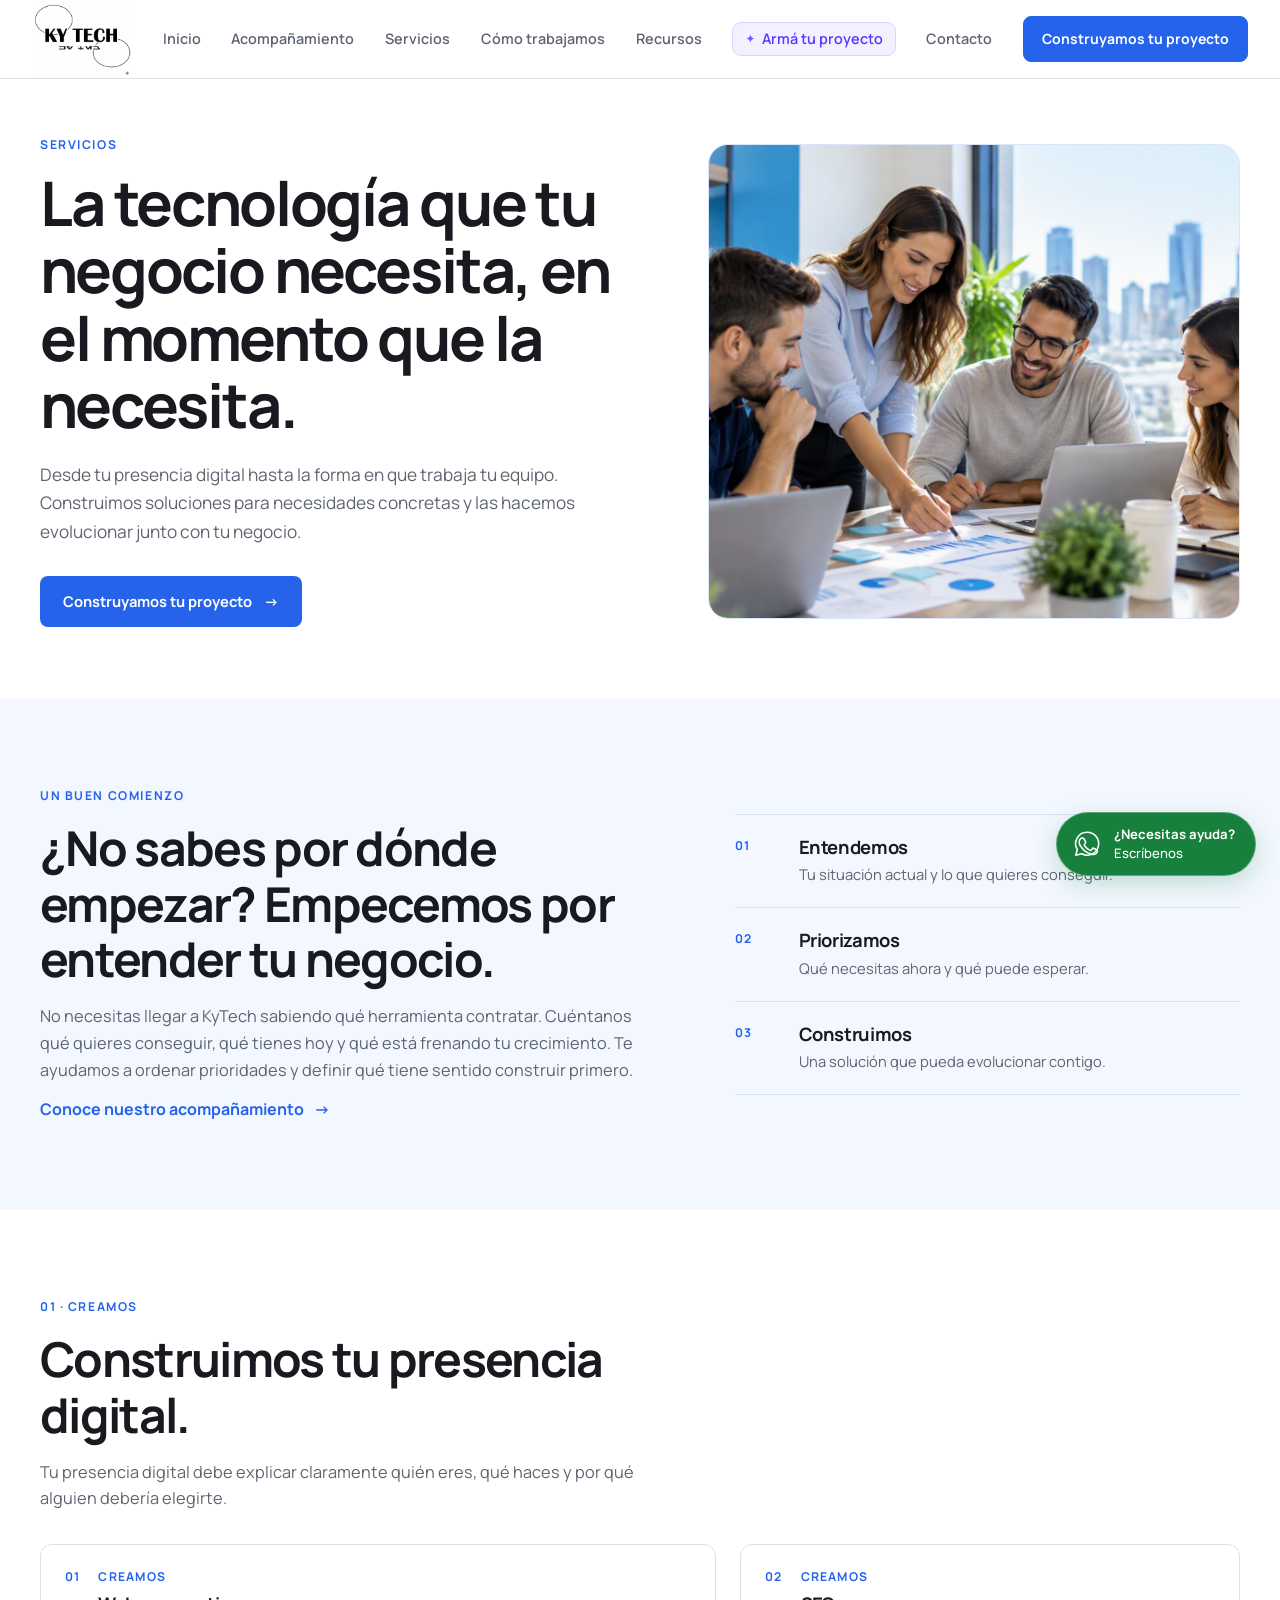
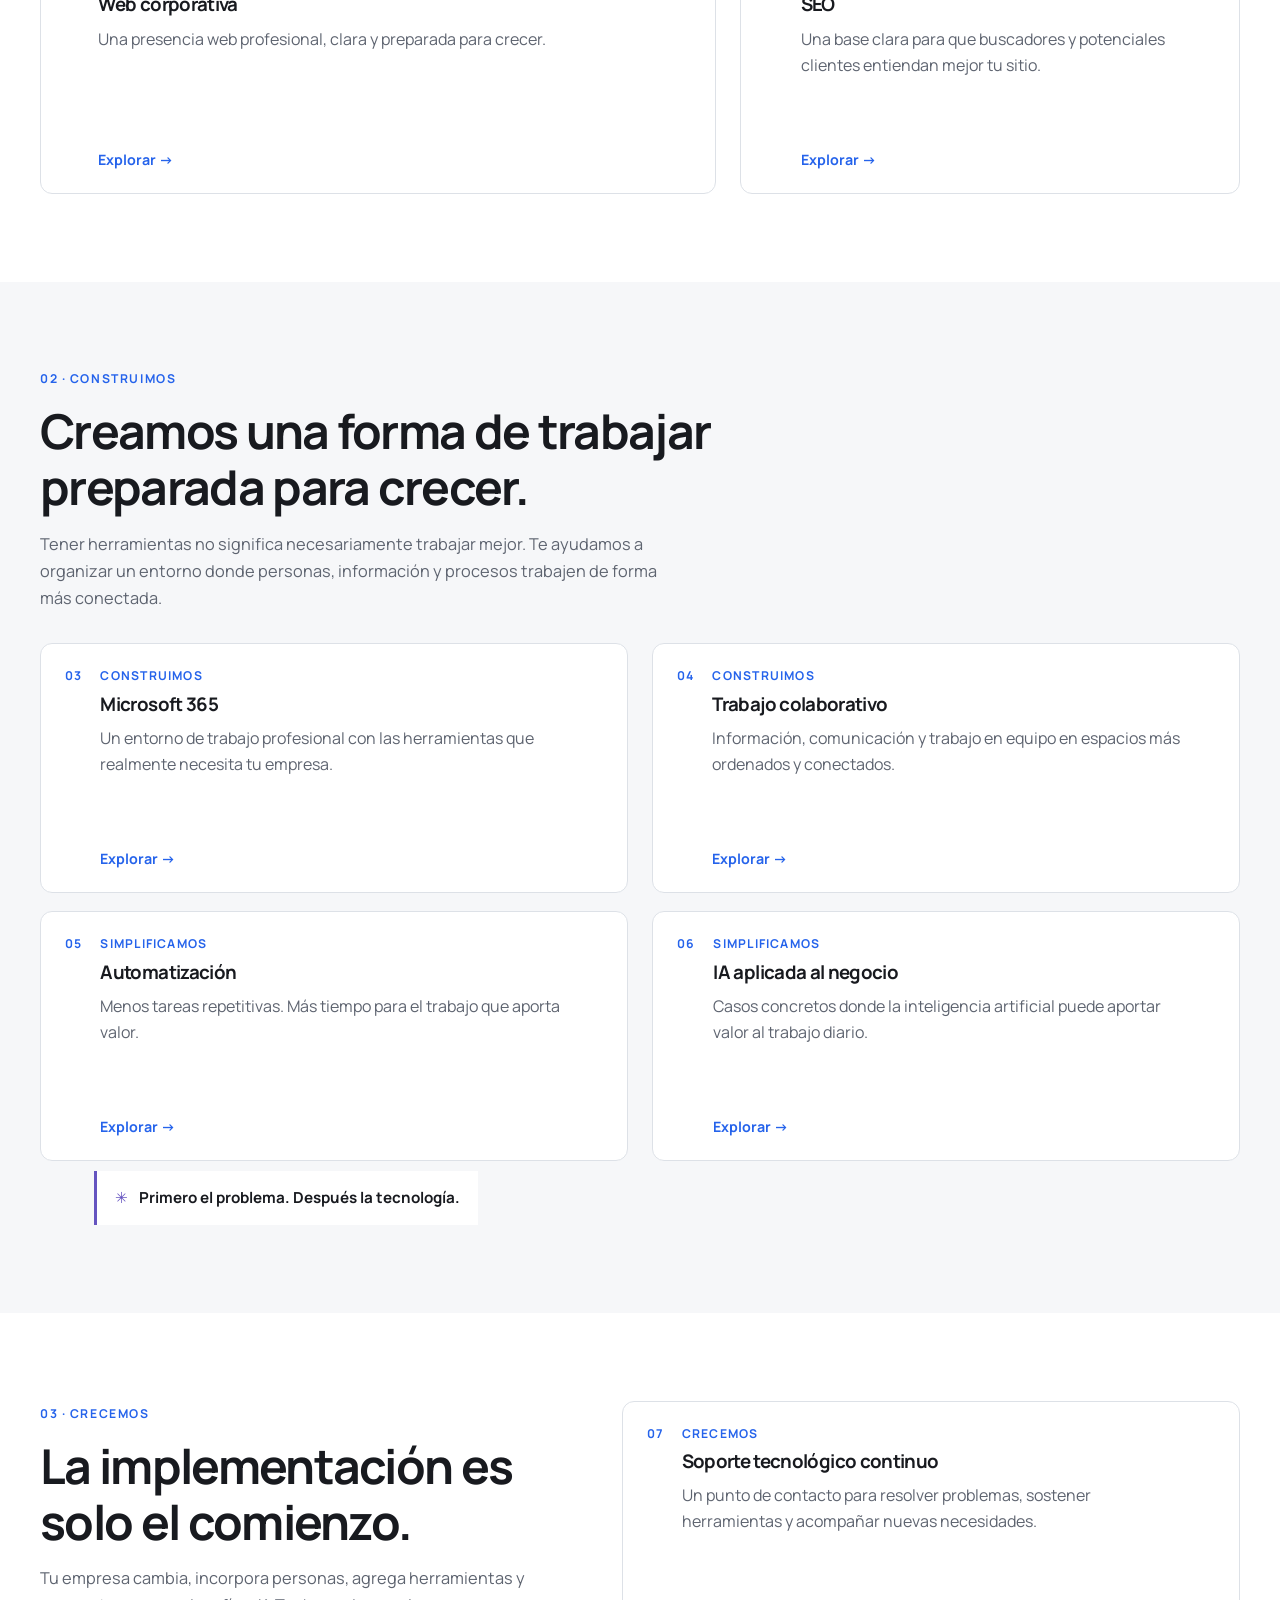
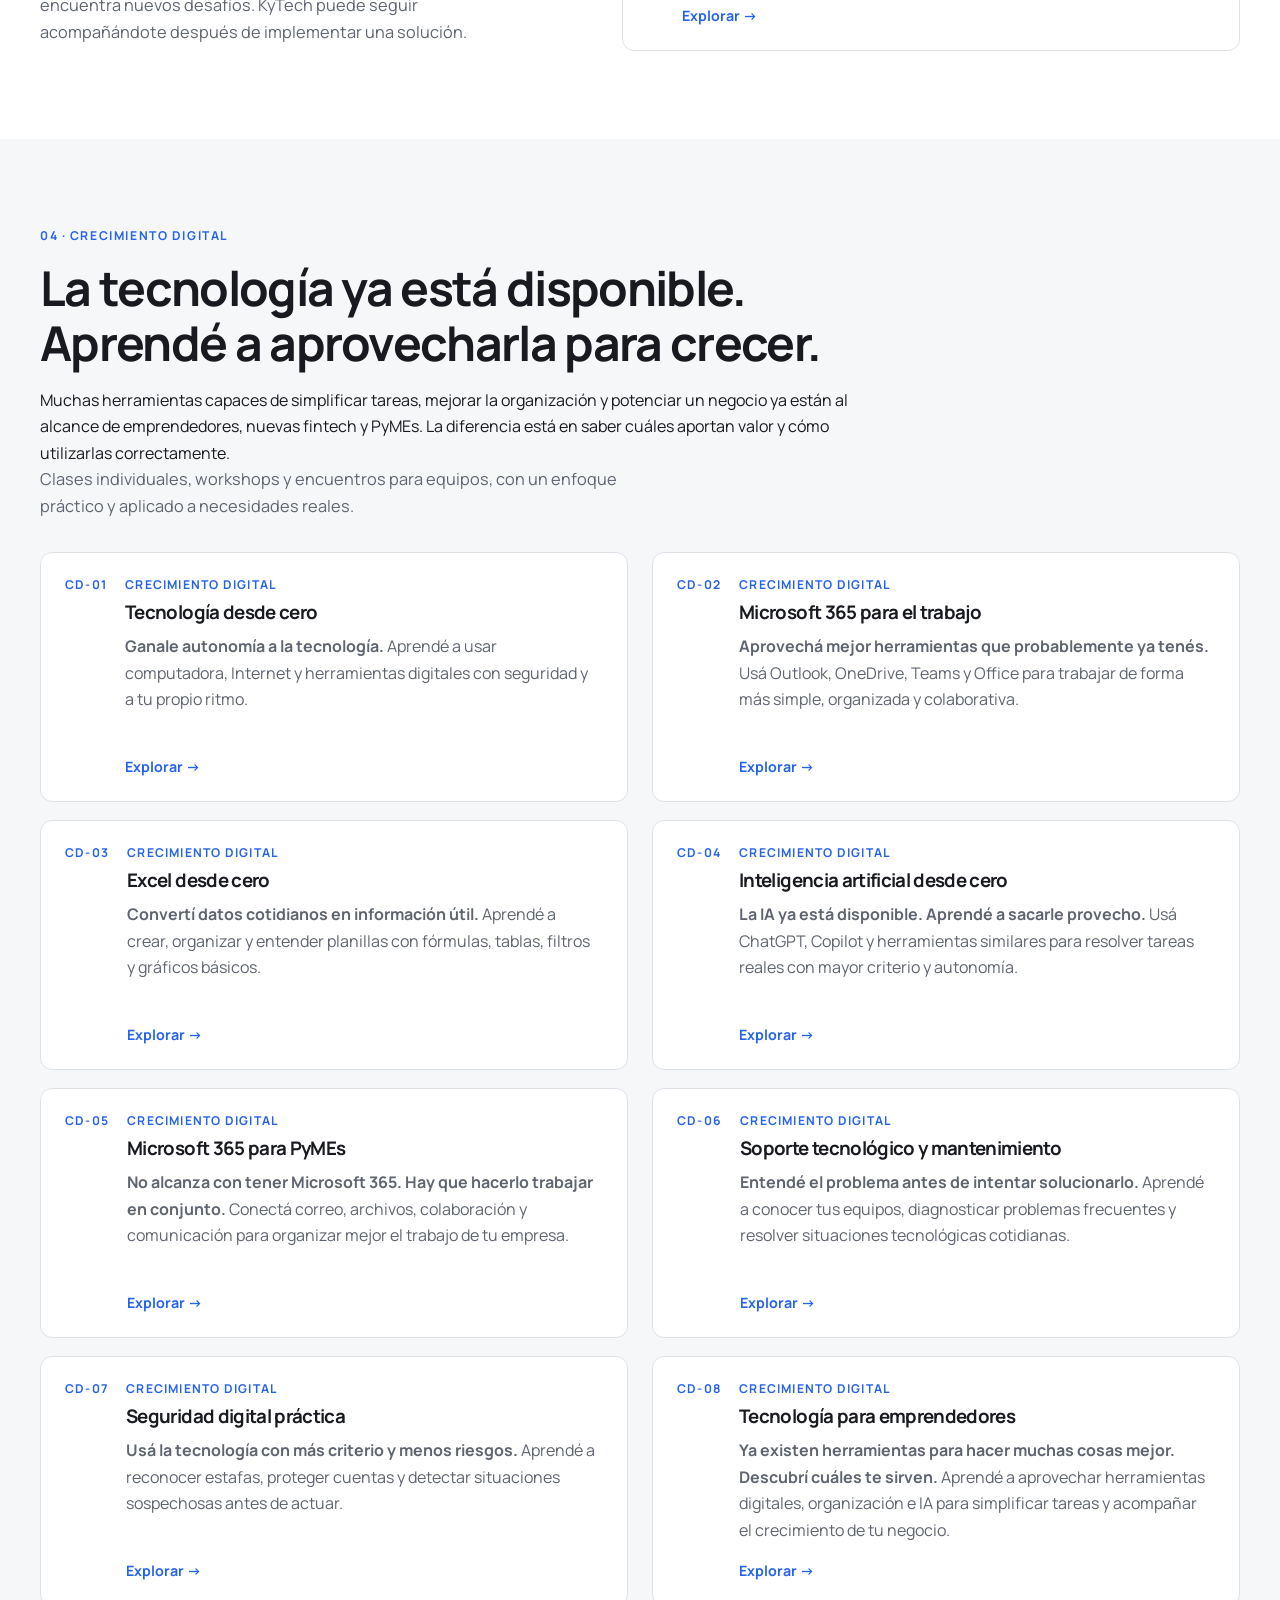
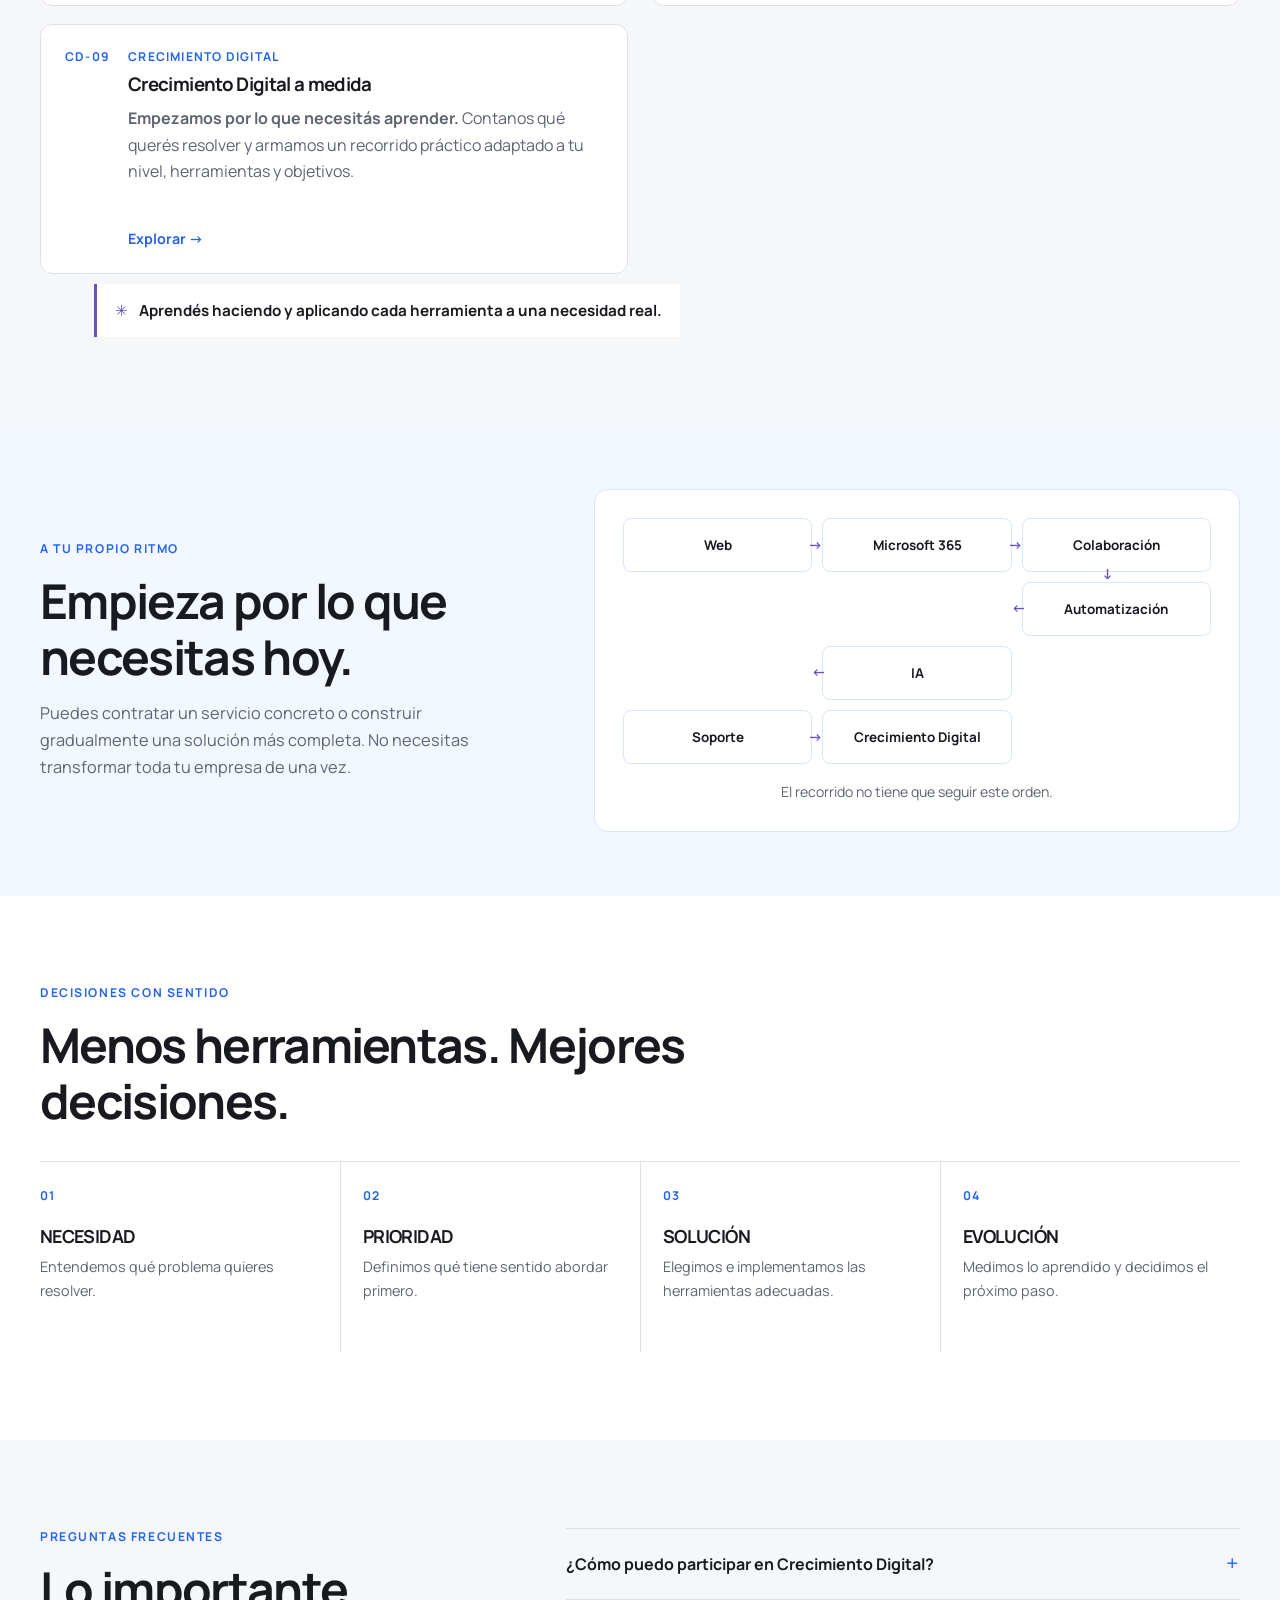
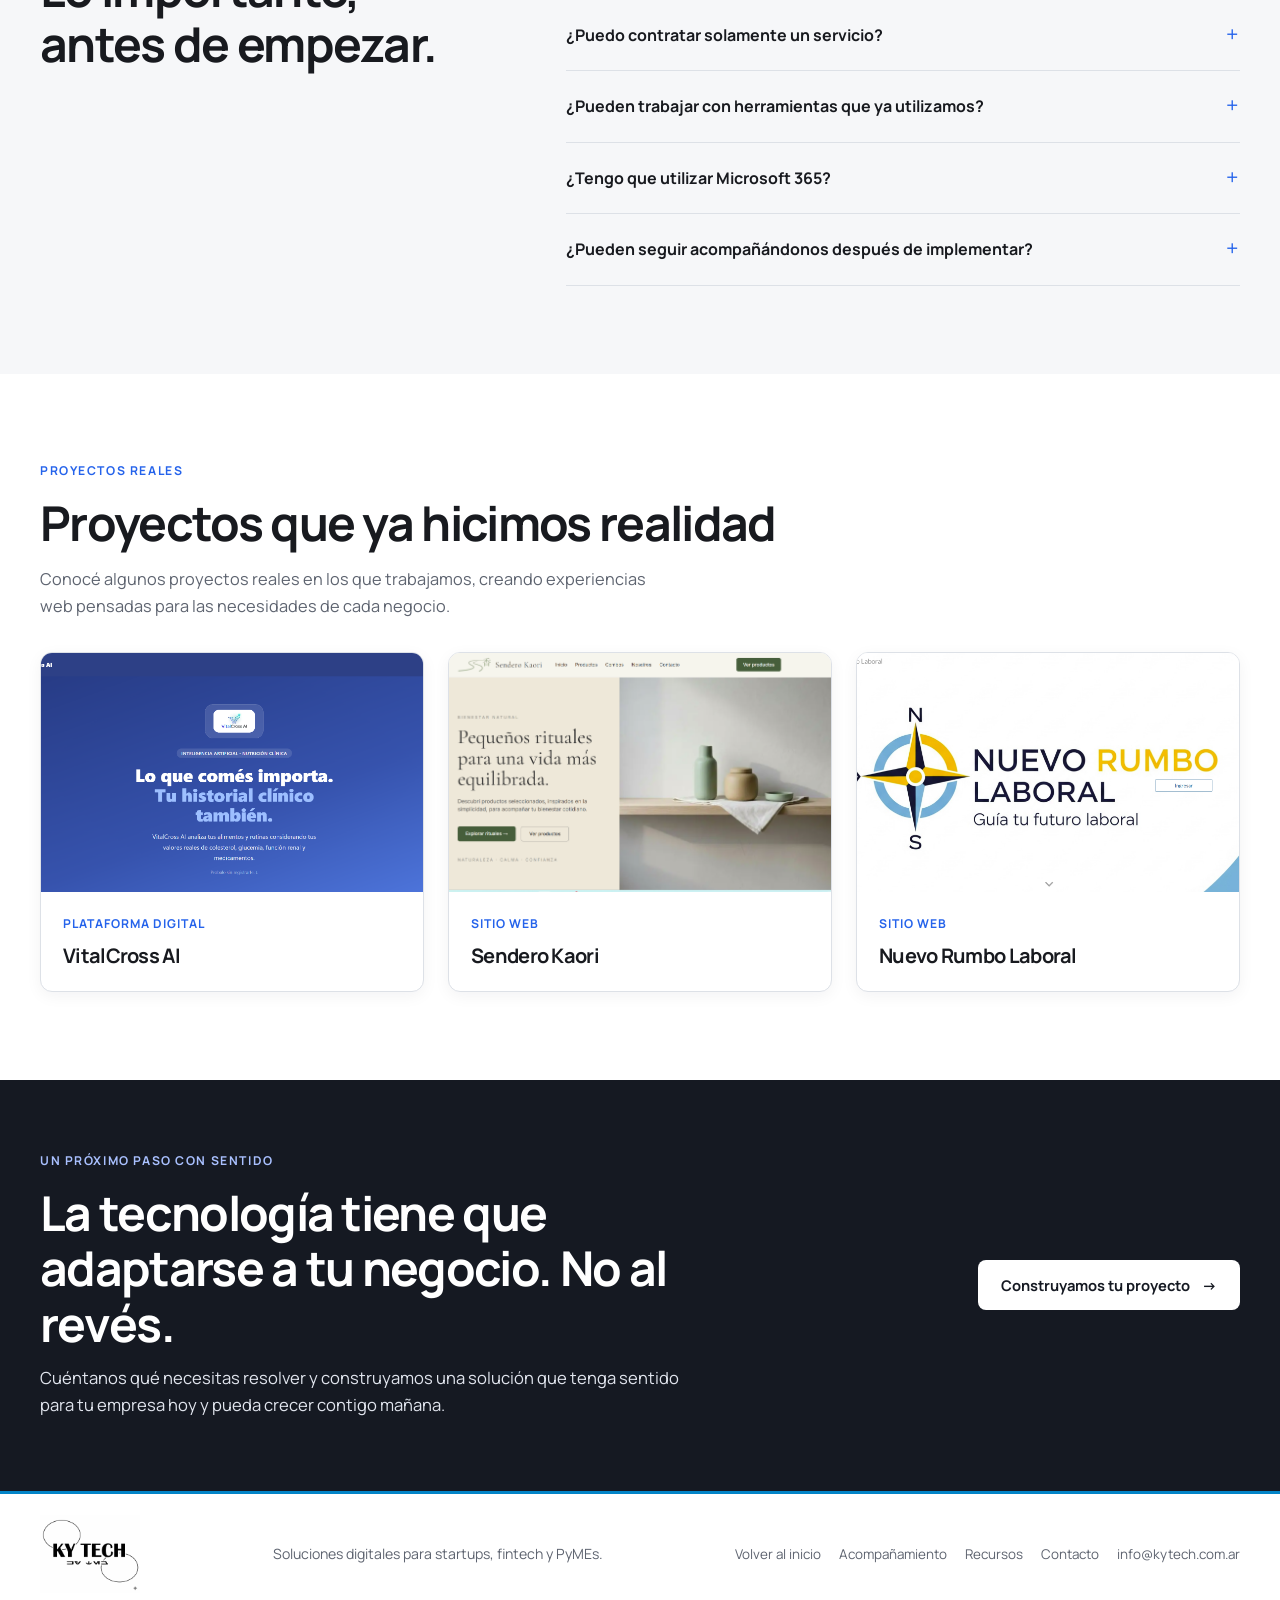
<file: servicios.html>
<!DOCTYPE html>
<html lang="es">
<head>
  <!-- Google tag (gtag.js) -->
  <script async src="https://www.googletagmanager.com/gtag/js?id=G-KS115DWEFH"></script>
  <script>
    window.dataLayer = window.dataLayer || [];
    function gtag(){dataLayer.push(arguments);}
    gtag('js', new Date());

    gtag('config', 'G-KS115DWEFH');
  </script>
  <meta charset="UTF-8" />
  <meta name="viewport" content="width=device-width, initial-scale=1.0" />
  <title>Servicios digitales y tecnológicos | KyTech</title>
  <meta name="description" content="Servicios digitales y tecnológicos de KyTech para startups, fintech y PyMEs: web, SEO, Microsoft 365, colaboración, automatización, IA, soporte y Crecimiento Digital." />
  <meta name="robots" content="index, follow" />
  <link rel="canonical" href="https://kytech.com.ar/servicios" />
  <link rel="icon" type="image/png" sizes="32x32" href="assets/favicon-32.png">
  <link rel="icon" type="image/png" sizes="16x16" href="assets/favicon-16.png">
  <link rel="shortcut icon" href="favicon.ico">
  <meta property="og:title" content="Servicios digitales y tecnológicos | KyTech" />
  <meta property="og:description" content="Servicios digitales y tecnológicos de KyTech para startups, fintech y PyMEs: web, SEO, Microsoft 365, colaboración, automatización, IA, soporte y Crecimiento Digital." />
  <meta property="og:url" content="https://kytech.com.ar/servicios" />
  <meta property="og:type" content="website" />
  <meta property="og:image" content="https://kytech.com.ar/assets/og-kytech.jpg" />
  <meta property="og:image:alt" content="KyTech — Tecnología para construir, trabajar y crecer." />
  <meta name="twitter:card" content="summary_large_image" />
  <meta name="twitter:title" content="Servicios digitales y tecnológicos | KyTech" />
  <meta name="twitter:description" content="Servicios digitales y tecnológicos de KyTech para startups, fintech y PyMEs: web, SEO, Microsoft 365, colaboración, automatización, IA, soporte y Crecimiento Digital." />
  <meta name="twitter:image" content="https://kytech.com.ar/assets/og-kytech.jpg" />
  <link rel="preconnect" href="https://fonts.googleapis.com" />
  <link rel="preconnect" href="https://fonts.gstatic.com" crossorigin />
  <link href="https://fonts.googleapis.com/css2?family=Manrope:wght@400;500;600;700&display=swap" rel="stylesheet" />
  <link rel="stylesheet" href="style.css?v=14" />
  <script type="application/ld+json">
  {
    "@context": "https://schema.org",
    "@graph": [
      {
        "@type": "Service",
        "@id": "https://kytech.com.ar/servicios#web-corporativa",
        "name": "Web corporativa",
        "description": "Diseñamos y desarrollamos una presencia web profesional alineada con tu negocio, preparada para verse correctamente en computadora, tablet y móvil.",
        "url": "https://kytech.com.ar/servicios",
        "provider": {
          "@id": "https://kytech.com.ar/#organization"
        }
      },
      {
        "@type": "Service",
        "@id": "https://kytech.com.ar/servicios#seo",
        "name": "SEO",
        "description": "Preparamos la estructura y el contenido de tu sitio para que los buscadores puedan entenderlo mejor y tus potenciales clientes puedan encontrarte.",
        "url": "https://kytech.com.ar/servicios",
        "provider": {
          "@id": "https://kytech.com.ar/#organization"
        }
      },
      {
        "@type": "Service",
        "@id": "https://kytech.com.ar/servicios#microsoft-365",
        "name": "Microsoft 365",
        "description": "Configuramos un entorno de trabajo profesional utilizando las herramientas de Microsoft 365 que realmente necesita tu empresa.",
        "url": "https://kytech.com.ar/servicios",
        "provider": {
          "@id": "https://kytech.com.ar/#organization"
        }
      },
      {
        "@type": "Service",
        "@id": "https://kytech.com.ar/servicios#trabajo-colaborativo",
        "name": "Trabajo colaborativo",
        "description": "Diseñamos cómo compartir información, comunicarse y trabajar en equipo sin depender de archivos dispersos o procesos improvisados.",
        "url": "https://kytech.com.ar/servicios",
        "provider": {
          "@id": "https://kytech.com.ar/#organization"
        }
      },
      {
        "@type": "Service",
        "@id": "https://kytech.com.ar/servicios#automatizacion",
        "name": "Automatización",
        "description": "Identificamos tareas repetitivas que pueden simplificarse para reducir trabajo manual.",
        "url": "https://kytech.com.ar/servicios",
        "provider": {
          "@id": "https://kytech.com.ar/#organization"
        }
      },
      {
        "@type": "Service",
        "@id": "https://kytech.com.ar/servicios#ia-aplicada-al-negocio",
        "name": "IA aplicada al negocio",
        "description": "Buscamos situaciones concretas donde la inteligencia artificial pueda aportar valor al trabajo diario.",
        "url": "https://kytech.com.ar/servicios",
        "provider": {
          "@id": "https://kytech.com.ar/#organization"
        }
      },
      {
        "@type": "Service",
        "@id": "https://kytech.com.ar/servicios#soporte-tecnologico-continuo",
        "name": "Soporte tecnológico continuo",
        "description": "Un punto de contacto para ayudarte a resolver problemas, mantener herramientas funcionando y acompañar nuevas necesidades.",
        "url": "https://kytech.com.ar/servicios",
        "provider": {
          "@id": "https://kytech.com.ar/#organization"
        }
      },
      {
        "@type": "Service",
        "@id": "https://kytech.com.ar/servicios#crecimiento-digital",
        "name": "Crecimiento Digital",
        "description": "Clases individuales, workshops y encuentros para equipos que ayudan a aprovechar herramientas digitales disponibles y convertir conocimiento tecnológico en capacidad de crecimiento.",
        "url": "https://kytech.com.ar/servicios",
        "provider": {
          "@id": "https://kytech.com.ar/#organization"
        }
      }
    ]
  }
  </script>

  <style>
    .servi-create-grid, .servi-work-grid { align-items: stretch; gap: 18px 24px; }
    .servi-flip-card { display: block; min-width: 0; min-height: 250px; padding: 0; border: 0; background: transparent; perspective: 1200px; }
    .servi-flip-card-inner { position: relative; width: 100%; min-height: 250px; transform-style: preserve-3d; transition: transform 320ms cubic-bezier(.2,.7,.2,1); }
    .servi-flip-card.is-flipped .servi-flip-card-inner { transform: rotateY(180deg); }
    .servi-flip-card-face { position: absolute; inset: 0; display: flex; border: 1px solid var(--servi-border); border-radius: 12px; background: #fff; backface-visibility: hidden; -webkit-backface-visibility: hidden; overflow: hidden; }
    .servi-flip-card-front { align-items: flex-start; gap: 18px; padding: 22px 24px; }
    .servi-flip-card-front .servi-service-index { flex: 0 0 auto; }
    .servi-flip-card-copy { min-width: 0; display: flex; flex: 1; min-height: 204px; flex-direction: column; align-items: flex-start; }
    .servi-flip-kicker { margin: 0 0 6px; color: var(--servi-blue) !important; font-size: .76rem; font-weight: 700; letter-spacing: .1em; text-transform: uppercase; }
    .servi-flip-card-copy h3, .servi-flip-card-back h3 { margin: 0; }
    .servi-flip-card-copy > p:not(.servi-flip-kicker) { max-width: 470px; margin: 10px 0 0; color: var(--servi-muted) !important; }
    .servi-flip-trigger, .servi-flip-back { margin-top: auto; padding: 0; border: 0; background: transparent; color: var(--servi-blue); font: inherit; font-size: .89rem; font-weight: 700; cursor: pointer; }
    .servi-flip-trigger { padding-top: 14px; }
    .servi-flip-trigger:hover, .servi-flip-back:hover { text-decoration: underline; text-underline-offset: 4px; }
    .servi-flip-trigger:focus-visible, .servi-flip-back:focus-visible { outline: 3px solid rgba(50,102,255,.28); outline-offset: 5px; border-radius: 3px; }
    .servi-flip-card-back { flex-direction: column; padding: 20px 24px; transform: rotateY(180deg); }
    .servi-flip-card-back .servi-inline-list { margin: 12px 0; }
    .servi-flip-card-actions { display: flex; align-items: center; justify-content: space-between; gap: 18px; margin-top: auto; }
    .servi-flip-card-actions .servi-text-link { margin: 0; }
    .servi-grow-layout .servi-flip-card { width: 100%; }
    @media (max-width:767px) { .servi-create-grid,.servi-work-grid{gap:16px}.servi-flip-card,.servi-flip-card-inner{min-height:305px}.servi-flip-card-front,.servi-flip-card-back{padding:20px}.servi-flip-card-copy{min-height:263px}.servi-flip-card-actions{align-items:flex-start;flex-direction:column;gap:12px} }
    @media (prefers-reduced-motion:reduce) { .servi-flip-card-inner{transition:none;transform-style:flat}.servi-flip-card.is-flipped .servi-flip-card-inner{transform:none}.servi-flip-card-face{backface-visibility:visible}.servi-flip-card-back{display:none;transform:none}.servi-flip-card.is-flipped .servi-flip-card-front{display:none}.servi-flip-card.is-flipped .servi-flip-card-back{display:flex} }
  </style>

  <style>
    .servi-project-overlay-wrap { position: relative; overflow: hidden; }
    .servi-project-overlay-wrap > img { transition: transform 300ms ease, filter 300ms ease; }
    .servi-project-overlay { position: absolute; inset: 0; display: flex; flex-direction: column; justify-content: flex-end; padding: 22px; background: linear-gradient(to top, rgba(16,20,30,.94) 0%, rgba(16,20,30,.72) 54%, rgba(16,20,30,.08) 100%); color: #fff; opacity: 0; transform: translateY(12px); transition: opacity 240ms ease, transform 240ms ease; pointer-events: none; }
    .servi-project-overlay-wrap:hover .servi-project-overlay, .servi-project-overlay-wrap:focus-within .servi-project-overlay { opacity: 1; transform: translateY(0); pointer-events: auto; }
    .servi-project-overlay-wrap:hover > img, .servi-project-overlay-wrap:focus-within > img { transform: scale(1.025); filter: brightness(.72); }
    .servi-project-overlay-category { margin: 0 0 6px; color: #c9c2ff !important; font-size: .72rem; font-weight: 700; letter-spacing: .1em; text-transform: uppercase; }
    .servi-project-overlay h3 { margin: 0; color: #fff; font-size: 1.12rem; }
    .servi-project-overlay > p:not(.servi-project-overlay-category) { margin: 7px 0 13px; color: rgba(255,255,255,.84) !important; font-size: .84rem; line-height: 1.45; }
    .servi-project-overlay a { align-self: flex-start; color: #fff; font-size: .84rem; font-weight: 700; text-decoration: none; }
    .servi-project-overlay a:hover { text-decoration: underline; text-underline-offset: 4px; }
    .servi-project-overlay a:focus-visible { outline: 3px solid rgba(255,255,255,.75); outline-offset: 4px; border-radius: 3px; }
    @media (hover: none), (max-width: 767px) { .servi-project-overlay { inset: auto 0 0; min-height: 48%; opacity: 1; transform: none; pointer-events: auto; } .servi-project-overlay-wrap > img { filter: brightness(.82); } }
    @media (prefers-reduced-motion: reduce) { .servi-project-overlay-wrap > img, .servi-project-overlay { transition: none; } .servi-project-overlay-wrap:hover > img, .servi-project-overlay-wrap:focus-within > img { transform: none; } }
  </style>

  <style>
    .servi-project-content { min-height: auto; }
    .servi-project-content > h3 { margin-bottom: 0; }
  </style>
</head>
<body class="servi-page">
  <a class="servi-skip" href="#contenido">Saltar al contenido</a>

  <header class="servi-header">
    <div class="servi-container servi-header-inner">
      <a class="servi-brand" href="index.html" aria-label="KyTech, inicio">
        <img src="Logo_KyTech.jpg" alt="KyTech" />
      </a>
      <nav class="servi-nav" aria-label="Navegación principal">
        <a href="index.html">Inicio</a>
        <a href="acompanamiento.html">Acompañamiento</a>
        <a href="servicios.html" aria-current="page">Servicios</a>
        <a href="como.html">Cómo trabajamos</a>
        <a href="recursos.html">Recursos</a>
        <a class="servi-nav-builder" href="arma-tu-proyecto.html"><span aria-hidden="true">✦</span> Armá tu proyecto</a>
        <a href="contacto.html">Contacto</a>
        <a class="servi-nav-cta" href="contacto.html">Construyamos tu proyecto</a>
      </nav>
      <button class="servi-menu-button" type="button" aria-label="Abrir menú" aria-expanded="false" aria-controls="servi-mobile-menu">
        <span></span><span></span>
      </button>
    </div>
    <nav class="servi-mobile-menu" id="servi-mobile-menu" aria-label="Navegación móvil" hidden>
      <a href="index.html">Inicio</a>
      <a href="acompanamiento.html">Acompañamiento</a>
      <a href="servicios.html" aria-current="page">Servicios</a>
      <a href="como.html">Cómo trabajamos</a>
      <a href="recursos.html">Recursos</a>
        <a class="servi-nav-builder" href="arma-tu-proyecto.html"><span aria-hidden="true">✦</span> Armá tu proyecto</a>
      <a href="contacto.html">Contacto</a>
      <a class="servi-nav-cta" href="contacto.html">Construyamos tu proyecto</a>
    </nav>
  </header>

  <main id="contenido">
    <section class="servi-hero servi-container" id="inicio" aria-labelledby="servi-hero-title">
      <div class="servi-hero-copy">
        <p class="servi-eyebrow">Servicios</p>
        <h1 id="servi-hero-title">La tecnología que tu negocio necesita, en el momento que la necesita.</h1>
        <p class="servi-lead">Desde tu presencia digital hasta la forma en que trabaja tu equipo. Construimos soluciones para necesidades concretas y las hacemos evolucionar junto con tu negocio.</p>
        <a class="servi-button servi-button-primary" href="contacto.html">Construyamos tu proyecto <span aria-hidden="true">→</span></a>
      </div>
      <figure class="servi-hero-visual">
        <img src="assets/hero-servicios.jpg" alt="Profesionales trabajando juntos frente a una computadora en una oficina luminosa." fetchpriority="high" />
      </figure>
    </section>

    <section class="servi-featured" aria-labelledby="servi-featured-title">
      <div class="servi-container servi-featured-layout">
        <div class="servi-featured-copy">
          <p class="servi-eyebrow">Un buen comienzo</p>
          <h2 id="servi-featured-title">¿No sabes por dónde empezar? Empecemos por entender tu negocio.</h2>
          <p>No necesitas llegar a KyTech sabiendo qué herramienta contratar. Cuéntanos qué quieres conseguir, qué tienes hoy y qué está frenando tu crecimiento. Te ayudamos a ordenar prioridades y definir qué tiene sentido construir primero.</p>
          <a class="servi-text-link" href="acompanamiento.html">Conoce nuestro acompañamiento <span aria-hidden="true">→</span></a>
        </div>
        <ol class="servi-featured-steps">
          <li><span>01</span><div><h3>Entendemos</h3><p>Tu situación actual y lo que quieres conseguir.</p></div></li>
          <li><span>02</span><div><h3>Priorizamos</h3><p>Qué necesitas ahora y qué puede esperar.</p></div></li>
          <li><span>03</span><div><h3>Construimos</h3><p>Una solución que pueda evolucionar contigo.</p></div></li>
        </ol>
      </div>
    </section>

    <section class="servi-group servi-create" aria-labelledby="servi-create-title">
      <div class="servi-container">
        <header class="servi-group-heading">
          <p class="servi-eyebrow">01 · Creamos</p>
          <h2 id="servi-create-title">Construimos tu presencia digital.</h2>
          <p>Tu presencia digital debe explicar claramente quién eres, qué haces y por qué alguien debería elegirte.</p>
        </header>
        <div class="servi-create-grid">
                    <article class="servi-flip-card" data-flip-card>
            <div class="servi-flip-card-inner">
              <section class="servi-flip-card-face servi-flip-card-front" aria-labelledby="web-front-title">
                <span class="servi-service-index">01</span>
                <div class="servi-flip-card-copy"><p class="servi-flip-kicker">Creamos</p><h3 id="web-front-title">Web corporativa</h3><p>Una presencia web profesional, clara y preparada para crecer.</p><button class="servi-flip-trigger" type="button" data-flip-open aria-expanded="false">Explorar <span aria-hidden="true">→</span></button></div>
              </section>
              <section class="servi-flip-card-face servi-flip-card-back" aria-labelledby="web-back-title" aria-hidden="true" inert>
                <div class="servi-flip-card-back-top"><p class="servi-flip-kicker">Web corporativa</p><h3 id="web-back-title">Puede incluir</h3></div>
                <ul class="servi-inline-list"><li>Diseño y desarrollo web</li><li>Dominio y publicación</li><li>Adaptación a dispositivos móviles</li><li>Formularios y canales de contacto</li><li>Mantenimiento y evolución del sitio</li></ul>
                <div class="servi-flip-card-actions"><a class="servi-text-link" href="contacto.html?interes=web">Consultar sobre Web corporativa <span aria-hidden="true">→</span></a><button class="servi-flip-back" type="button" data-flip-close>← Volver</button></div>
              </section>
            </div>
          </article>
                    <article class="servi-flip-card" data-flip-card>
            <div class="servi-flip-card-inner">
              <section class="servi-flip-card-face servi-flip-card-front" aria-labelledby="seo-front-title">
                <span class="servi-service-index">02</span>
                <div class="servi-flip-card-copy"><p class="servi-flip-kicker">Creamos</p><h3 id="seo-front-title">SEO</h3><p>Una base clara para que buscadores y potenciales clientes entiendan mejor tu sitio.</p><button class="servi-flip-trigger" type="button" data-flip-open aria-expanded="false">Explorar <span aria-hidden="true">→</span></button></div>
              </section>
              <section class="servi-flip-card-face servi-flip-card-back" aria-labelledby="seo-back-title" aria-hidden="true" inert>
                <div class="servi-flip-card-back-top"><p class="servi-flip-kicker">SEO</p><h3 id="seo-back-title">Puede incluir</h3></div>
                <ul class="servi-inline-list"><li>Estructura del sitio</li><li>Títulos y descripciones</li><li>Contenido</li><li>Optimización técnica básica</li><li>Rendimiento y preparación para buscadores</li></ul>
                <div class="servi-flip-card-actions"><a class="servi-text-link" href="contacto.html?interes=seo">Consultar sobre SEO <span aria-hidden="true">→</span></a><button class="servi-flip-back" type="button" data-flip-close>← Volver</button></div>
              </section>
            </div>
          </article>
        </div>
      </div>
    </section>

    <section class="servi-group servi-build" aria-labelledby="servi-build-title">
      <div class="servi-container">
        <header class="servi-group-heading servi-group-heading-wide">
          <p class="servi-eyebrow">02 · Construimos</p>
          <h2 id="servi-build-title">Creamos una forma de trabajar preparada para crecer.</h2>
          <p>Tener herramientas no significa necesariamente trabajar mejor. Te ayudamos a organizar un entorno donde personas, información y procesos trabajen de forma más conectada.</p>
        </header>

        <div class="servi-work-grid">
                    <article class="servi-flip-card" data-flip-card>
            <div class="servi-flip-card-inner">
              <section class="servi-flip-card-face servi-flip-card-front" aria-labelledby="microsoft365-front-title">
                <span class="servi-service-index">03</span>
                <div class="servi-flip-card-copy"><p class="servi-flip-kicker">Construimos</p><h3 id="microsoft365-front-title">Microsoft 365</h3><p>Un entorno de trabajo profesional con las herramientas que realmente necesita tu empresa.</p><button class="servi-flip-trigger" type="button" data-flip-open aria-expanded="false">Explorar <span aria-hidden="true">→</span></button></div>
              </section>
              <section class="servi-flip-card-face servi-flip-card-back" aria-labelledby="microsoft365-back-title" aria-hidden="true" inert>
                <div class="servi-flip-card-back-top"><p class="servi-flip-kicker">Microsoft 365</p><h3 id="microsoft365-back-title">Puede incluir</h3></div>
                <ul class="servi-inline-list"><li>Outlook</li><li>Teams</li><li>OneDrive</li><li>SharePoint</li><li>Gestión de usuarios</li><li>Organización de información</li></ul>
                <div class="servi-flip-card-actions"><a class="servi-text-link" href="contacto.html?interes=microsoft365">Consultar sobre Microsoft 365 <span aria-hidden="true">→</span></a><button class="servi-flip-back" type="button" data-flip-close>← Volver</button></div>
              </section>
            </div>
          </article>
                    <article class="servi-flip-card" data-flip-card>
            <div class="servi-flip-card-inner">
              <section class="servi-flip-card-face servi-flip-card-front" aria-labelledby="colaboracion-front-title">
                <span class="servi-service-index">04</span>
                <div class="servi-flip-card-copy"><p class="servi-flip-kicker">Construimos</p><h3 id="colaboracion-front-title">Trabajo colaborativo</h3><p>Información, comunicación y trabajo en equipo en espacios más ordenados y conectados.</p><button class="servi-flip-trigger" type="button" data-flip-open aria-expanded="false">Explorar <span aria-hidden="true">→</span></button></div>
              </section>
              <section class="servi-flip-card-face servi-flip-card-back" aria-labelledby="colaboracion-back-title" aria-hidden="true" inert>
                <div class="servi-flip-card-back-top"><p class="servi-flip-kicker">Trabajo colaborativo</p><h3 id="colaboracion-back-title">Puede incluir</h3></div>
                <ul class="servi-inline-list"><li>Espacios compartidos</li><li>Organización documental</li><li>Teams</li><li>SharePoint</li><li>OneDrive</li><li>Permisos y accesos</li></ul>
                <div class="servi-flip-card-actions"><a class="servi-text-link" href="contacto.html?interes=colaboracion">Consultar sobre colaboración <span aria-hidden="true">→</span></a><button class="servi-flip-back" type="button" data-flip-close>← Volver</button></div>
              </section>
            </div>
          </article>
                    <article class="servi-flip-card" data-flip-card>
            <div class="servi-flip-card-inner">
              <section class="servi-flip-card-face servi-flip-card-front" aria-labelledby="automatizacion-front-title">
                <span class="servi-service-index">05</span>
                <div class="servi-flip-card-copy"><p class="servi-flip-kicker">Simplificamos</p><h3 id="automatizacion-front-title">Automatización</h3><p>Menos tareas repetitivas. Más tiempo para el trabajo que aporta valor.</p><button class="servi-flip-trigger" type="button" data-flip-open aria-expanded="false">Explorar <span aria-hidden="true">→</span></button></div>
              </section>
              <section class="servi-flip-card-face servi-flip-card-back" aria-labelledby="automatizacion-back-title" aria-hidden="true" inert>
                <div class="servi-flip-card-back-top"><p class="servi-flip-kicker">Automatización</p><h3 id="automatizacion-back-title">Puede incluir</h3></div>
                <ul class="servi-inline-list"><li>Formularios</li><li>Notificaciones</li><li>Procesos de aprobación</li><li>Actualización de información</li><li>Flujos con Power Automate</li><li>Integraciones sencillas entre herramientas</li></ul>
                <div class="servi-flip-card-actions"><a class="servi-text-link" href="contacto.html?interes=automatizacion">Consultar sobre automatización <span aria-hidden="true">→</span></a><button class="servi-flip-back" type="button" data-flip-close>← Volver</button></div>
              </section>
            </div>
          </article>
                    <article class="servi-flip-card" data-flip-card>
            <div class="servi-flip-card-inner">
              <section class="servi-flip-card-face servi-flip-card-front" aria-labelledby="ia-front-title">
                <span class="servi-service-index">06</span>
                <div class="servi-flip-card-copy"><p class="servi-flip-kicker">Simplificamos</p><h3 id="ia-front-title">IA aplicada al negocio</h3><p>Casos concretos donde la inteligencia artificial puede aportar valor al trabajo diario.</p><button class="servi-flip-trigger" type="button" data-flip-open aria-expanded="false">Explorar <span aria-hidden="true">→</span></button></div>
              </section>
              <section class="servi-flip-card-face servi-flip-card-back" aria-labelledby="ia-back-title" aria-hidden="true" inert>
                <div class="servi-flip-card-back-top"><p class="servi-flip-kicker">IA aplicada al negocio</p><h3 id="ia-back-title">Puede incluir</h3></div>
                <ul class="servi-inline-list"><li>Microsoft Copilot</li><li>Creación y organización de contenido</li><li>Asistencia con documentos</li><li>Análisis de información</li><li>Automatización asistida por IA</li><li>Identificación de casos de uso</li></ul>
                <div class="servi-flip-card-actions"><a class="servi-text-link" href="contacto.html?interes=ia">Consultar sobre inteligencia artificial <span aria-hidden="true">→</span></a><button class="servi-flip-back" type="button" data-flip-close>← Volver</button></div>
              </section>
            </div>
          </article>
        </div>
        <p class="servi-principle"><span aria-hidden="true">✳</span> Primero el problema. Después la tecnología.</p>
      </div>
    </section>

    <section class="servi-group servi-grow" aria-labelledby="servi-grow-title">
      <div class="servi-container servi-grow-layout">
        <header class="servi-group-heading">
          <p class="servi-eyebrow">03 · Crecemos</p>
          <h2 id="servi-grow-title">La implementación es solo el comienzo.</h2>
          <p>Tu empresa cambia, incorpora personas, agrega herramientas y encuentra nuevos desafíos. KyTech puede seguir acompañándote después de implementar una solución.</p>
        </header>
                <article class="servi-flip-card" data-flip-card>
          <div class="servi-flip-card-inner">
            <section class="servi-flip-card-face servi-flip-card-front" aria-labelledby="soporte-front-title">
              <span class="servi-service-index">07</span>
              <div class="servi-flip-card-copy"><p class="servi-flip-kicker">Crecemos</p><h3 id="soporte-front-title">Soporte tecnológico continuo</h3><p>Un punto de contacto para resolver problemas, sostener herramientas y acompañar nuevas necesidades.</p><button class="servi-flip-trigger" type="button" data-flip-open aria-expanded="false">Explorar <span aria-hidden="true">→</span></button></div>
            </section>
            <section class="servi-flip-card-face servi-flip-card-back" aria-labelledby="soporte-back-title" aria-hidden="true" inert>
              <div class="servi-flip-card-back-top"><p class="servi-flip-kicker">Soporte tecnológico continuo</p><h3 id="soporte-back-title">Puede incluir</h3></div>
              <ul class="servi-inline-list"><li>Soporte remoto</li><li>Resolución de incidentes</li><li>Ayuda con herramientas Microsoft 365</li><li>Incorporación de nuevos usuarios</li><li>Ajustes y mejoras</li><li>Acompañamiento ante nuevas necesidades</li></ul>
              <div class="servi-flip-card-actions"><a class="servi-text-link" href="contacto.html?interes=soporte">Consultar sobre soporte <span aria-hidden="true">→</span></a><button class="servi-flip-back" type="button" data-flip-close>← Volver</button></div>
            </section>
          </div>
        </article>
      </div>
    </section>

    <section class="servi-group servi-build" aria-labelledby="servi-digital-growth-title">
      <div class="servi-container">
        <header class="servi-group-heading servi-group-heading-wide">
          <p class="servi-eyebrow">04 · Crecimiento Digital</p>
          <h2 id="servi-digital-growth-title">La tecnología ya está disponible. Aprendé a aprovecharla para crecer.</h2>
          <p>Muchas herramientas capaces de simplificar tareas, mejorar la organización y potenciar un negocio ya están al alcance de emprendedores, nuevas fintech y PyMEs. La diferencia está en saber cuáles aportan valor y cómo utilizarlas correctamente.</p>
          <p>Clases individuales, workshops y encuentros para equipos, con un enfoque práctico y aplicado a necesidades reales.</p>
        </header>
        <div class="servi-work-grid">
        <article class="servi-flip-card" data-flip-card>
          <div class="servi-flip-card-inner">
            <section class="servi-flip-card-face servi-flip-card-front" aria-labelledby="cd-01-front-title">
              <span class="servi-service-index">CD-01</span>
              <div class="servi-flip-card-copy"><p class="servi-flip-kicker">Crecimiento Digital</p><h3 id="cd-01-front-title">Tecnología desde cero</h3><p><strong>Ganale autonomía a la tecnología.</strong> Aprendé a usar computadora, Internet y herramientas digitales con seguridad y a tu propio ritmo.</p><button class="servi-flip-trigger" type="button" data-flip-open aria-expanded="false">Explorar <span aria-hidden="true">→</span></button></div>
            </section>
            <section class="servi-flip-card-face servi-flip-card-back" aria-labelledby="cd-01-back-title" aria-hidden="true" inert>
              <div class="servi-flip-card-back-top"><p class="servi-flip-kicker">CD-01</p><h3 id="cd-01-back-title">Modalidades y alcance</h3></div>
              <ul class="servi-inline-list"><li>Clase individual como modalidad principal</li><li>Bases digitales y organización</li><li>Uso seguro de Internet</li><li>Práctica adaptada al nivel</li></ul>
              <div class="servi-flip-card-actions"><a class="servi-text-link" href="arma-tu-proyecto.html">Armá tu propuesta <span aria-hidden="true">→</span></a><button class="servi-flip-back" type="button" data-flip-close>← Volver</button></div>
            </section>
          </div>
        </article>
        <article class="servi-flip-card" data-flip-card>
          <div class="servi-flip-card-inner">
            <section class="servi-flip-card-face servi-flip-card-front" aria-labelledby="cd-02-front-title">
              <span class="servi-service-index">CD-02</span>
              <div class="servi-flip-card-copy"><p class="servi-flip-kicker">Crecimiento Digital</p><h3 id="cd-02-front-title">Microsoft 365 para el trabajo</h3><p><strong>Aprovechá mejor herramientas que probablemente ya tenés.</strong> Usá Outlook, OneDrive, Teams y Office para trabajar de forma más simple, organizada y colaborativa.</p><button class="servi-flip-trigger" type="button" data-flip-open aria-expanded="false">Explorar <span aria-hidden="true">→</span></button></div>
            </section>
            <section class="servi-flip-card-face servi-flip-card-back" aria-labelledby="cd-02-back-title" aria-hidden="true" inert>
              <div class="servi-flip-card-back-top"><p class="servi-flip-kicker">CD-02</p><h3 id="cd-02-back-title">Modalidades y alcance</h3></div>
              <ul class="servi-inline-list"><li>Clase individual</li><li>Workshop de 4 a 10 participantes</li><li>Encuentro privado para equipos</li><li>Modalidad virtual o presencial</li></ul>
              <div class="servi-flip-card-actions"><a class="servi-text-link" href="arma-tu-proyecto.html">Armá tu propuesta <span aria-hidden="true">→</span></a><button class="servi-flip-back" type="button" data-flip-close>← Volver</button></div>
            </section>
          </div>
        </article>
        <article class="servi-flip-card" data-flip-card>
          <div class="servi-flip-card-inner">
            <section class="servi-flip-card-face servi-flip-card-front" aria-labelledby="cd-03-front-title">
              <span class="servi-service-index">CD-03</span>
              <div class="servi-flip-card-copy"><p class="servi-flip-kicker">Crecimiento Digital</p><h3 id="cd-03-front-title">Excel desde cero</h3><p><strong>Convertí datos cotidianos en información útil.</strong> Aprendé a crear, organizar y entender planillas con fórmulas, tablas, filtros y gráficos básicos.</p><button class="servi-flip-trigger" type="button" data-flip-open aria-expanded="false">Explorar <span aria-hidden="true">→</span></button></div>
            </section>
            <section class="servi-flip-card-face servi-flip-card-back" aria-labelledby="cd-03-back-title" aria-hidden="true" inert>
              <div class="servi-flip-card-back-top"><p class="servi-flip-kicker">CD-03</p><h3 id="cd-03-back-title">Modalidades y alcance</h3></div>
              <ul class="servi-inline-list"><li>Clase individual</li><li>Workshop de 4 a 10 participantes</li><li>Fórmulas y tablas básicas</li><li>Ejercicios aplicados</li></ul>
              <div class="servi-flip-card-actions"><a class="servi-text-link" href="arma-tu-proyecto.html">Armá tu propuesta <span aria-hidden="true">→</span></a><button class="servi-flip-back" type="button" data-flip-close>← Volver</button></div>
            </section>
          </div>
        </article>
        <article class="servi-flip-card" data-flip-card>
          <div class="servi-flip-card-inner">
            <section class="servi-flip-card-face servi-flip-card-front" aria-labelledby="cd-04-front-title">
              <span class="servi-service-index">CD-04</span>
              <div class="servi-flip-card-copy"><p class="servi-flip-kicker">Crecimiento Digital</p><h3 id="cd-04-front-title">Inteligencia artificial desde cero</h3><p><strong>La IA ya está disponible. Aprendé a sacarle provecho.</strong> Usá ChatGPT, Copilot y herramientas similares para resolver tareas reales con mayor criterio y autonomía.</p><button class="servi-flip-trigger" type="button" data-flip-open aria-expanded="false">Explorar <span aria-hidden="true">→</span></button></div>
            </section>
            <section class="servi-flip-card-face servi-flip-card-back" aria-labelledby="cd-04-back-title" aria-hidden="true" inert>
              <div class="servi-flip-card-back-top"><p class="servi-flip-kicker">CD-04</p><h3 id="cd-04-back-title">Modalidades y alcance</h3></div>
              <ul class="servi-inline-list"><li>Clase individual</li><li>Workshop de 4 a 10 participantes</li><li>Encuentro privado para equipos</li><li>Uso práctico y responsable</li></ul>
              <div class="servi-flip-card-actions"><a class="servi-text-link" href="arma-tu-proyecto.html">Armá tu propuesta <span aria-hidden="true">→</span></a><button class="servi-flip-back" type="button" data-flip-close>← Volver</button></div>
            </section>
          </div>
        </article>
        <article class="servi-flip-card" data-flip-card>
          <div class="servi-flip-card-inner">
            <section class="servi-flip-card-face servi-flip-card-front" aria-labelledby="cd-05-front-title">
              <span class="servi-service-index">CD-05</span>
              <div class="servi-flip-card-copy"><p class="servi-flip-kicker">Crecimiento Digital</p><h3 id="cd-05-front-title">Microsoft 365 para PyMEs</h3><p><strong>No alcanza con tener Microsoft 365. Hay que hacerlo trabajar en conjunto.</strong> Conectá correo, archivos, colaboración y comunicación para organizar mejor el trabajo de tu empresa.</p><button class="servi-flip-trigger" type="button" data-flip-open aria-expanded="false">Explorar <span aria-hidden="true">→</span></button></div>
            </section>
            <section class="servi-flip-card-face servi-flip-card-back" aria-labelledby="cd-05-back-title" aria-hidden="true" inert>
              <div class="servi-flip-card-back-top"><p class="servi-flip-kicker">CD-05</p><h3 id="cd-05-back-title">Modalidades y alcance</h3></div>
              <ul class="servi-inline-list"><li>Encuentro privado para empresas</li><li>Hasta 8 participantes</li><li>Dos sesiones prácticas</li><li>Caso aplicado al equipo</li></ul>
              <div class="servi-flip-card-actions"><a class="servi-text-link" href="arma-tu-proyecto.html">Armá tu propuesta <span aria-hidden="true">→</span></a><button class="servi-flip-back" type="button" data-flip-close>← Volver</button></div>
            </section>
          </div>
        </article>
        <article class="servi-flip-card" data-flip-card>
          <div class="servi-flip-card-inner">
            <section class="servi-flip-card-face servi-flip-card-front" aria-labelledby="cd-06-front-title">
              <span class="servi-service-index">CD-06</span>
              <div class="servi-flip-card-copy"><p class="servi-flip-kicker">Crecimiento Digital</p><h3 id="cd-06-front-title">Soporte tecnológico y mantenimiento</h3><p><strong>Entendé el problema antes de intentar solucionarlo.</strong> Aprendé a conocer tus equipos, diagnosticar problemas frecuentes y resolver situaciones tecnológicas cotidianas.</p><button class="servi-flip-trigger" type="button" data-flip-open aria-expanded="false">Explorar <span aria-hidden="true">→</span></button></div>
            </section>
            <section class="servi-flip-card-face servi-flip-card-back" aria-labelledby="cd-06-back-title" aria-hidden="true" inert>
              <div class="servi-flip-card-back-top"><p class="servi-flip-kicker">CD-06</p><h3 id="cd-06-back-title">Modalidades y alcance</h3></div>
              <ul class="servi-inline-list"><li>Clase individual</li><li>Workshop de 4 a 10 participantes</li><li>Diagnóstico y mantenimiento</li><li>Modalidad según el contenido</li></ul>
              <div class="servi-flip-card-actions"><a class="servi-text-link" href="arma-tu-proyecto.html">Armá tu propuesta <span aria-hidden="true">→</span></a><button class="servi-flip-back" type="button" data-flip-close>← Volver</button></div>
            </section>
          </div>
        </article>
        <article class="servi-flip-card" data-flip-card>
          <div class="servi-flip-card-inner">
            <section class="servi-flip-card-face servi-flip-card-front" aria-labelledby="cd-07-front-title">
              <span class="servi-service-index">CD-07</span>
              <div class="servi-flip-card-copy"><p class="servi-flip-kicker">Crecimiento Digital</p><h3 id="cd-07-front-title">Seguridad digital práctica</h3><p><strong>Usá la tecnología con más criterio y menos riesgos.</strong> Aprendé a reconocer estafas, proteger cuentas y detectar situaciones sospechosas antes de actuar.</p><button class="servi-flip-trigger" type="button" data-flip-open aria-expanded="false">Explorar <span aria-hidden="true">→</span></button></div>
            </section>
            <section class="servi-flip-card-face servi-flip-card-back" aria-labelledby="cd-07-back-title" aria-hidden="true" inert>
              <div class="servi-flip-card-back-top"><p class="servi-flip-kicker">CD-07</p><h3 id="cd-07-back-title">Modalidades y alcance</h3></div>
              <ul class="servi-inline-list"><li>Clase individual</li><li>Workshop de 4 a 10 participantes</li><li>Encuentro privado para equipos</li><li>Charla de concientización</li></ul>
              <div class="servi-flip-card-actions"><a class="servi-text-link" href="arma-tu-proyecto.html">Armá tu propuesta <span aria-hidden="true">→</span></a><button class="servi-flip-back" type="button" data-flip-close>← Volver</button></div>
            </section>
          </div>
        </article>
        <article class="servi-flip-card" data-flip-card>
          <div class="servi-flip-card-inner">
            <section class="servi-flip-card-face servi-flip-card-front" aria-labelledby="cd-08-front-title">
              <span class="servi-service-index">CD-08</span>
              <div class="servi-flip-card-copy"><p class="servi-flip-kicker">Crecimiento Digital</p><h3 id="cd-08-front-title">Tecnología para emprendedores</h3><p><strong>Ya existen herramientas para hacer muchas cosas mejor. Descubrí cuáles te sirven.</strong> Aprendé a aprovechar herramientas digitales, organización e IA para simplificar tareas y acompañar el crecimiento de tu negocio.</p><button class="servi-flip-trigger" type="button" data-flip-open aria-expanded="false">Explorar <span aria-hidden="true">→</span></button></div>
            </section>
            <section class="servi-flip-card-face servi-flip-card-back" aria-labelledby="cd-08-back-title" aria-hidden="true" inert>
              <div class="servi-flip-card-back-top"><p class="servi-flip-kicker">CD-08</p><h3 id="cd-08-back-title">Modalidades y alcance</h3></div>
              <ul class="servi-inline-list"><li>Clase individual</li><li>Workshop de 4 a 10 participantes</li><li>Mapa tecnológico del negocio</li><li>Herramientas con valor real</li></ul>
              <div class="servi-flip-card-actions"><a class="servi-text-link" href="arma-tu-proyecto.html">Armá tu propuesta <span aria-hidden="true">→</span></a><button class="servi-flip-back" type="button" data-flip-close>← Volver</button></div>
            </section>
          </div>
        </article>
        <article class="servi-flip-card" data-flip-card>
          <div class="servi-flip-card-inner">
            <section class="servi-flip-card-face servi-flip-card-front" aria-labelledby="cd-09-front-title">
              <span class="servi-service-index">CD-09</span>
              <div class="servi-flip-card-copy"><p class="servi-flip-kicker">Crecimiento Digital</p><h3 id="cd-09-front-title">Crecimiento Digital a medida</h3><p><strong>Empezamos por lo que necesitás aprender.</strong> Contanos qué querés resolver y armamos un recorrido práctico adaptado a tu nivel, herramientas y objetivos.</p><button class="servi-flip-trigger" type="button" data-flip-open aria-expanded="false">Explorar <span aria-hidden="true">→</span></button></div>
            </section>
            <section class="servi-flip-card-face servi-flip-card-back" aria-labelledby="cd-09-back-title" aria-hidden="true" inert>
              <div class="servi-flip-card-back-top"><p class="servi-flip-kicker">CD-09</p><h3 id="cd-09-back-title">Modalidades y alcance</h3></div>
              <ul class="servi-inline-list"><li>Individual o para equipos</li><li>Contenido personalizado</li><li>Virtual o presencial</li><li>Alcance sujeto a evaluación</li></ul>
              <div class="servi-flip-card-actions"><a class="servi-text-link" href="arma-tu-proyecto.html">Armá tu propuesta <span aria-hidden="true">→</span></a><button class="servi-flip-back" type="button" data-flip-close>← Volver</button></div>
            </section>
          </div>
        </article>
        </div>
        <p class="servi-principle"><span aria-hidden="true">✳</span> Aprendés haciendo y aplicando cada herramienta a una necesidad real.</p>
      </div>
    </section>
    <section class="servi-flexible" aria-labelledby="servi-flexible-title">
      <div class="servi-container servi-flexible-inner">
        <div>
          <p class="servi-eyebrow">A tu propio ritmo</p>
          <h2 id="servi-flexible-title">Empieza por lo que necesitas hoy.</h2>
          <p>Puedes contratar un servicio concreto o construir gradualmente una solución más completa. No necesitas transformar toda tu empresa de una vez.</p>
        </div>
        <div class="servi-path-wrap">
          <ol class="servi-path" aria-label="Posibles etapas: Web, Microsoft 365, Colaboración, Automatización, IA, Soporte y Crecimiento Digital">
            <li>Web<span class="servi-path-arrow" aria-hidden="true">→</span></li>
            <li>Microsoft 365<span class="servi-path-arrow" aria-hidden="true">→</span></li>
            <li>Colaboración<span class="servi-path-arrow" aria-hidden="true">→</span></li>
            <li>Automatización<span class="servi-path-arrow" aria-hidden="true">→</span></li>
            <li>IA<span class="servi-path-arrow" aria-hidden="true">→</span></li>
            <li>Soporte<span class="servi-path-arrow" aria-hidden="true">→</span></li>
            <li>Crecimiento Digital</li>
          </ol>
          <p>El recorrido no tiene que seguir este orden.</p>
        </div>
      </div>
    </section>

    <section class="servi-decisions" aria-labelledby="servi-decisions-title">
      <div class="servi-container">
        <header class="servi-group-heading servi-group-heading-wide">
          <p class="servi-eyebrow">Decisiones con sentido</p>
          <h2 id="servi-decisions-title">Menos herramientas. Mejores decisiones.</h2>
        </header>
        <ol class="servi-decision-list">
          <li><span>01</span><div><h3>Necesidad</h3><p>Entendemos qué problema quieres resolver.</p></div></li>
          <li><span>02</span><div><h3>Prioridad</h3><p>Definimos qué tiene sentido abordar primero.</p></div></li>
          <li><span>03</span><div><h3>Solución</h3><p>Elegimos e implementamos las herramientas adecuadas.</p></div></li>
          <li><span>04</span><div><h3>Evolución</h3><p>Medimos lo aprendido y decidimos el próximo paso.</p></div></li>
        </ol>
      </div>
    </section>

    <section class="servi-faq" aria-labelledby="servi-faq-title">
      <div class="servi-container servi-faq-layout">
        <header class="servi-group-heading">
          <p class="servi-eyebrow">Preguntas frecuentes</p>
          <h2 id="servi-faq-title">Lo importante, antes de empezar.</h2>
        </header>
        <div class="servi-faq-list">
          <details>
            <summary>¿Cómo puedo participar en Crecimiento Digital?</summary>
            <p>Podés elegir una clase individual, un workshop de 4 a 10 participantes o un encuentro privado para tu equipo. Algunas propuestas tienen modalidades específicas y los grupos de más de 10 personas se cotizan por separado.</p>
          </details>
          <details>
            <summary>¿Puedo contratar solamente un servicio?</summary>
            <p>Sí. Podemos comenzar con una necesidad específica y ampliar el alcance cuando tenga sentido para tu empresa.</p>
          </details>
          <details>
            <summary>¿Pueden trabajar con herramientas que ya utilizamos?</summary>
            <p>Sí. Primero entendemos cómo trabajas actualmente y evaluamos qué conviene conservar, reorganizar o complementar.</p>
          </details>
          <details>
            <summary>¿Tengo que utilizar Microsoft 365?</summary>
            <p>No necesariamente. Microsoft 365 es una de las plataformas con las que trabaja KyTech, pero la solución debe responder primero a las necesidades del negocio.</p>
          </details>
          <details>
            <summary>¿Pueden seguir acompañándonos después de implementar?</summary>
            <p>Sí. El soporte tecnológico continuo está pensado para acompañar nuevas necesidades, mejoras y problemas que aparezcan después de una implementación.</p>
          </details>
        </div>
      </div>
    </section>

    <section class="servi-projects" aria-labelledby="servi-projects-title">
      <div class="servi-container">
        <header class="servi-group-heading servi-group-heading-wide servi-projects-heading">
          <p class="servi-eyebrow">Proyectos reales</p>
          <h2 id="servi-projects-title">Proyectos que ya hicimos realidad</h2>
          <p>Conocé algunos proyectos reales en los que trabajamos, creando experiencias web pensadas para las necesidades de cada negocio.</p>
        </header>
        <div class="servi-project-grid">
          <article class="servi-project-card">
            <figure class="servi-project-image servi-project-overlay-wrap">
              <img src="assets/proyecto-vitalcross.jpg" alt="Captura de la plataforma digital VitalCross AI." loading="lazy" />
                          <figcaption class="servi-project-overlay">
                <p class="servi-project-overlay-category">Plataforma digital</p>
                <h3>VitalCross AI</h3>
                <p>Experiencia web con una propuesta digital basada en inteligencia artificial.</p>
                <a href="https://www.vitalcrossai.com.ar/" target="_blank" rel="noopener noreferrer">Ver proyecto <span aria-hidden="true">→</span></a>
              </figcaption>
            </figure>
            <div class="servi-project-content">
              <p class="servi-project-category">Plataforma digital</p>
              <h3>VitalCross AI</h3>
            </div>
          </article>
          <article class="servi-project-card">
            <figure class="servi-project-image servi-project-overlay-wrap">
              <img src="assets/proyecto-kaori.jpg" alt="Captura del sitio web Sendero Kaori." loading="lazy" />
                          <figcaption class="servi-project-overlay">
                <p class="servi-project-overlay-category">Sitio web</p>
                <h3>Sendero Kaori</h3>
                <p>Identidad visual clara y una experiencia enfocada en presentar servicios.</p>
                <a href="https://kaori-sigma.vercel.app/" target="_blank" rel="noopener noreferrer">Ver proyecto <span aria-hidden="true">→</span></a>
              </figcaption>
            </figure>
            <div class="servi-project-content">
              <p class="servi-project-category">Sitio web</p>
              <h3>Sendero Kaori</h3>
            </div>
          </article>
          <article class="servi-project-card">
            <figure class="servi-project-image servi-project-overlay-wrap">
              <img src="assets/proyecto-nuevo-rumbo.jpg" alt="Captura del sitio web Nuevo Rumbo Laboral." loading="lazy" />
                          <figcaption class="servi-project-overlay">
                <p class="servi-project-overlay-category">Sitio web</p>
                <h3>Nuevo Rumbo Laboral</h3>
                <p>Presencia web pensada para comunicar servicios profesionales y facilitar el contacto.</p>
                <a href="https://sites.google.com/nuevorumbolaboral.com.ar/nrl/p%C3%A1gina-principal" target="_blank" rel="noopener noreferrer">Ver proyecto <span aria-hidden="true">→</span></a>
              </figcaption>
            </figure>
            <div class="servi-project-content">
              <p class="servi-project-category">Sitio web</p>
              <h3>Nuevo Rumbo Laboral</h3>
            </div>
          </article>
        </div>
      </div>
    </section>

    <section class="servi-closing" aria-labelledby="servi-closing-title">
      <div class="servi-container servi-closing-inner">
        <div>
          <p class="servi-eyebrow">Un próximo paso con sentido</p>
          <h2 id="servi-closing-title">La tecnología tiene que adaptarse a tu negocio. No al revés.</h2>
          <p>Cuéntanos qué necesitas resolver y construyamos una solución que tenga sentido para tu empresa hoy y pueda crecer contigo mañana.</p>
        </div>
        <a class="servi-button servi-button-light" href="contacto.html">Construyamos tu proyecto <span aria-hidden="true">→</span></a>
      </div>
    </section>
  </main>

  <footer class="servi-footer">
    <div class="servi-container servi-footer-inner">
      <a class="servi-brand" href="index.html" aria-label="KyTech, inicio"><img src="Logo_KyTech.jpg" alt="KyTech" /></a>
      <p>Soluciones digitales para startups, fintech y PyMEs.</p>
      <nav class="servi-footer-links" aria-label="Enlaces del sitio">
        <a href="#inicio">Volver al inicio</a>
        <a href="acompanamiento.html">Acompañamiento</a>
        <a href="recursos.html">Recursos</a>
        <a href="contacto.html">Contacto</a>
        <a href="mailto:info@kytech.com.ar">info@kytech.com.ar</a>
      </nav>
    </div>
  </footer>

  <script>
    (() => {
      const menuButton = document.querySelector('.servi-menu-button');
      const mobileMenu = document.getElementById('servi-mobile-menu');

      function closeMenu() {
        mobileMenu.hidden = true;
        menuButton.setAttribute('aria-expanded', 'false');
        menuButton.setAttribute('aria-label', 'Abrir menú');
      }

      menuButton.addEventListener('click', () => {
        const isExpanded = menuButton.getAttribute('aria-expanded') === 'true';
        mobileMenu.hidden = isExpanded;
        menuButton.setAttribute('aria-expanded', String(!isExpanded));
        menuButton.setAttribute('aria-label', isExpanded ? 'Abrir menú' : 'Cerrar menú');
      });
      mobileMenu.querySelectorAll('a').forEach((link) => link.addEventListener('click', closeMenu));
      document.addEventListener('keydown', (event) => {
        if (event.key === 'Escape' && !mobileMenu.hidden) {
          closeMenu();
          menuButton.focus();
        }
      });
      document.addEventListener('click', (event) => {
        const whatsappLink = event.target.closest('a[href^="https://wa.me/"]');

        if (!whatsappLink) return;

        gtag('event', 'contact_whatsapp');
      });
    })();
  </script>

  <script>
    (() => {
      const flipCards = [...document.querySelectorAll('[data-flip-card]')];
      if (!flipCards.length) return;
      flipCards.forEach((flipCard) => {
        const openButton = flipCard.querySelector('[data-flip-open]');
        const closeButton = flipCard.querySelector('[data-flip-close]');
        const frontFace = flipCard.querySelector('.servi-flip-card-front');
        const backFace = flipCard.querySelector('.servi-flip-card-back');
        if (!openButton || !closeButton || !frontFace || !backFace) return;
        function setFlipped(flipped) {
          flipCard.classList.toggle('is-flipped', flipped);
          openButton.setAttribute('aria-expanded', String(flipped));
          frontFace.setAttribute('aria-hidden', String(flipped));
          backFace.setAttribute('aria-hidden', String(!flipped));
          if (flipped) { frontFace.setAttribute('inert',''); backFace.removeAttribute('inert'); closeButton.focus(); }
          else { backFace.setAttribute('inert',''); frontFace.removeAttribute('inert'); openButton.focus(); }
        }
        openButton.addEventListener('click', () => setFlipped(true));
        closeButton.addEventListener('click', () => setFlipped(false));
        flipCard.addEventListener('keydown', (event) => { if (event.key === 'Escape' && flipCard.classList.contains('is-flipped')) setFlipped(false); });
      });
    })();
  </script>
  <a class="ky-whatsapp-float" href="https://wa.me/5491136682292?text=Hola%20KyTech%2C%20quiero%20consultar%20por%20un%20proyecto." target="_blank" rel="noopener noreferrer" aria-label="Contactar a KyTech por WhatsApp">
    <svg class="ky-whatsapp-icon" viewBox="0 0 32 32" aria-hidden="true" focusable="false">
      <path d="M16 3.5a12.1 12.1 0 0 0-10.4 18.3L4 28l6.4-1.6A12.2 12.2 0 1 0 16 3.5Z" />
      <path d="M12.2 10.4c-.3-.7-.7-.7-1-.7h-.8c-.3 0-.8.1-1.2.6s-1.6 1.6-1.6 3.8 1.7 4.4 1.9 4.7 3.3 5.2 8.2 7.1c4 1.6 4.9 1.3 5.8 1.2s2.8-1.1 3.2-2.2.4-2 .3-2.2-.4-.3-.9-.6-2.8-1.4-3.2-1.6-.8-.2-1 .3-1.2 1.6-1.4 1.9-.5.4-1 .1a13 13 0 0 1-3.8-2.4 14.5 14.5 0 0 1-2.6-3.2c-.3-.5 0-.8.2-1s.5-.6.7-.8.3-.4.5-.8 0-.6-.1-.8-1.1-2.8-1.5-3.4Z" />
    </svg>
    <span class="ky-whatsapp-copy"><strong>¿Necesitas ayuda?</strong><span>Escríbenos</span></span>
  </a>
  <script>
    (() => {
      const whatsappFloat = document.querySelector('.ky-whatsapp-float');
      let updatePending = false;

      function updateWhatsappFloat() {
        updatePending = false;
        const floatRect = whatsappFloat.getBoundingClientRect();
        const overlapsControl = [...document.querySelectorAll('main a[href], main button, footer a[href], footer button')]
          .some((element) => {
            const style = getComputedStyle(element);
            const rect = element.getBoundingClientRect();
            return style.visibility !== 'hidden' && style.display !== 'none' &&
              rect.width > 0 && rect.height > 0 &&
              rect.right > floatRect.left && rect.left < floatRect.right &&
              rect.bottom > floatRect.top && rect.top < floatRect.bottom;
          });

        whatsappFloat.classList.toggle('ky-whatsapp-obstructed', overlapsControl);
      }

      function scheduleWhatsappUpdate() {
        if (!updatePending) {
          updatePending = true;
          requestAnimationFrame(updateWhatsappFloat);
        }
      }

      window.addEventListener('scroll', scheduleWhatsappUpdate, { passive: true });
      window.addEventListener('resize', scheduleWhatsappUpdate);
      window.addEventListener('load', scheduleWhatsappUpdate);
      const mutationObserver = new MutationObserver(scheduleWhatsappUpdate);
      [document.querySelector('main'), document.querySelector('footer')].forEach((region) => {
        mutationObserver.observe(region, {
          attributes: true,
          attributeFilter: ['class', 'hidden', 'style'],
          characterData: true,
          childList: true,
          subtree: true
        });
      });
      scheduleWhatsappUpdate();
    })();
  </script>
</body>
</html>
</file>
<file: style.css>
*, *::before, *::after { box-sizing: border-box; margin: 0; padding: 0; }

@import url('https://fonts.googleapis.com/css2?family=Courier+Prime:ital,wght@0,400;0,700;1,400&family=Inter:wght@300;400;500;600;700&display=swap');

:root {
  --bg:           #e8f2fb;      /* celeste muy claro Ã¢â‚¬â€ fondo general */
  --bg-dark:      #081d34;      /* azul muy oscuro premium Ã¢â‚¬â€ nav, footer, headers */
  --bg-darker:    #04101e;      /* azul profundo para fondos de alto contraste */
  --surface:      #ffffff;      /* blanco Ã¢â‚¬â€ cards */
  --surface2:     #d6eaf8;      /* celeste suave Ã¢â‚¬â€ secciones alternadas */
  --border:       rgba(13,42,74,.12);
  --border-light: rgba(13,42,74,.07);
  --accent:       #0284c7;      /* azul cian tecnolÃƒÂ³gico Ã¢â‚¬â€ acento principal */
  --accent-light: #38bdf8;      /* cian brillante para detalles y texto */
  --accent-dark:  #0369a1;      /* azul oscuro Ã¢â‚¬â€ hover */
  --accent-glow:  rgba(2,132,199,.28);
  --accent-glow-strong: rgba(56,189,248,.38);
  --dark:         #061829;      /* azul/negro Ã¢â‚¬â€ tÃƒÂ­tulos principales */
  --text:         #1a3a5c;      /* azul oscuro Ã¢â‚¬â€ texto de cuerpo */
  --muted:        #4a6d8c;      /* azul medio-gris Ã¢â‚¬â€ texto secundario */
  --muted-light:  #7aacc9;      /* azul claro Ã¢â‚¬â€ texto terciario */
  --white:        #ffffff;
  --font-head:    'Courier Prime', 'Courier New', monospace;
  --font-body:    'Inter', system-ui, sans-serif;
  --radius-sm:    6px;
  --radius:       10px;
  --radius-lg:    16px;
  --radius-xl:    24px;
  --max:          1160px;
  --shadow-sm:    0 2px 8px rgba(8,29,52,.06);
  --shadow:       0 4px 20px rgba(8,29,52,.08);
  --shadow-lg:    0 12px 36px rgba(8,29,52,.14);
  --shadow-glow:  0 0 25px rgba(2,132,199,.25);
  --glass-bg:     rgba(8,29,52,.75);
  --glass-border: rgba(125,212,252,.16);
}

html { scroll-behavior: smooth; }

body {
  background: var(--bg);
  color: var(--text);
  font-family: var(--font-body);
  font-size: 16px;
  line-height: 1.65;
  overflow-x: hidden;
}

::-webkit-scrollbar { width: 5px; }
::-webkit-scrollbar-track { background: var(--bg); }
::-webkit-scrollbar-thumb { background: var(--accent); border-radius: 3px; }

.container { max-width: var(--max); margin: 0 auto; padding: 0 24px; }
.section    { padding: 90px 0; }
.section-sm { padding: 56px 0; }

h1,h2,h3,h4 {
  font-family: var(--font-head);
  line-height: 1.2;
  color: var(--dark);
  letter-spacing: .02em;
}

p { color: var(--text); }

/* Ã¢â€â‚¬Ã¢â€â‚¬ TAG Ã¢â€â‚¬Ã¢â€â‚¬ */
.tag {
  display: inline-block;
  background: var(--accent);
  color: var(--dark);
  font-family: var(--font-body);
  font-size: .72rem;
  font-weight: 700;
  letter-spacing: .12em;
  text-transform: uppercase;
  padding: 4px 14px;
  border-radius: 4px;
  margin-bottom: 18px;
}

.section-title {
  font-size: clamp(1.9rem, 3.8vw, 2.8rem);
  font-weight: 700;
  margin-bottom: 14px;
  color: var(--dark);
}
.section-sub {
  color: var(--muted);
  font-size: 1rem;
  max-width: 560px;
  line-height: 1.7;
}

/* Ã¢â€â‚¬Ã¢â€â‚¬ BUTTONS Ã¢â€â‚¬Ã¢â€â‚¬ */
.btn {
  display: inline-flex;
  align-items: center;
  gap: 8px;
  padding: 13px 26px;
  border-radius: var(--radius);
  font-family: var(--font-body);
  font-size: .9rem;
  font-weight: 600;
  cursor: pointer;
  border: none;
  text-decoration: none;
  transition: transform .18s, box-shadow .18s, background .18s, color .18s;
  letter-spacing: .01em;
}
.btn-primary {
  background: linear-gradient(135deg, #0284c7 0%, #0369a1 100%);
  color: var(--white);
  box-shadow: 0 4px 14px var(--accent-glow);
  position: relative;
  overflow: hidden;
}
.btn-primary:hover {
  background: linear-gradient(135deg, #38bdf8 0%, #0284c7 100%);
  transform: translateY(-2px);
  box-shadow: 0 6px 22px var(--accent-glow-strong);
  color: var(--white);
}
.btn-dark {
  background: var(--bg-dark);
  color: var(--white);
  border: 1px solid rgba(125,212,252,.15);
}
.btn-dark:hover { 
  background: #0d2a4a; 
  transform: translateY(-2px); 
  border-color: var(--accent-light);
  box-shadow: 0 6px 20px rgba(8,29,52,.35);
}
.btn-outline {
  background: rgba(255,255,255,.05);
  color: var(--dark);
  border: 1.5px solid rgba(13,42,74,.22);
  backdrop-filter: blur(4px);
}
.btn-outline:hover { 
  border-color: var(--accent); 
  color: var(--accent); 
  background: rgba(2,132,199,.06);
  transform: translateY(-2px); 
}

/* Ã¢â€â‚¬Ã¢â€â‚¬ LOGO BANNER (Desktop only, subtle branded header) Ã¢â€â‚¬Ã¢â€â‚¬ */
.logo-banner {
  width: 100%;
  background: #020b14;
  display: block;
  position: fixed; top: 0; left: 0; right: 0;
  z-index: 99;
  overflow: hidden;
  line-height: 0;
  height: 96px;
  transition: transform .35s ease, opacity .35s ease;
}
.logo-banner a {
  display: block;
  width: 100%; height: 100%;
}
.logo-banner img {
  width: 100%;
  height: 96px;
  display: block;
  object-fit: cover;
  object-position: center center;
  opacity: .95;
}

/* Ã¢â€â‚¬Ã¢â€â‚¬ NAV Ã¢â‚¬â€ Sticky Glassmorphic Navigation Bar Ã¢â€â‚¬Ã¢â€â‚¬ */
nav {
  position: fixed; top: 96px; left: 0; right: 0; z-index: 101;
  background: rgba(8, 29, 52, 0.85);
  backdrop-filter: blur(14px);
  -webkit-backdrop-filter: blur(14px);
  border-top: 1px solid rgba(125,212,252,.12);
  border-bottom: 2px solid var(--accent);
  transition: top .3s cubic-bezier(.4,0,.2,1), background .3s ease, box-shadow .3s ease;
}
nav.scrolled {
  top: 0 !important;
  background: rgba(4, 16, 30, 0.95);
  box-shadow: 0 8px 30px rgba(0,0,0,0.35);
  border-top: none;
}
.nav-inner {
  display: flex; align-items: center; justify-content: space-between;
  height: 56px;
  gap: 16px;
}
.logo-img {
  display: inline-flex;
  align-items: center;
  gap: 10px;
  text-decoration: none;
}
.logo-img img {
  height: 32px;
  width: auto;
  filter: brightness(0) invert(1);
  transition: transform .2s ease;
}
.logo-img:hover img {
  transform: scale(1.05);
}
.logo {
  font-family: var(--font-head);
  font-size: 1.25rem;
  font-weight: 700;
  color: var(--white);
  text-decoration: none;
  letter-spacing: .08em;
  flex-shrink: 0;
}
.logo span { color: var(--accent-light); }

/* Ã¢â€â‚¬Ã¢â€â‚¬ WHATSAPP FLOTANTE CON MENÃƒÅ¡ Ã¢â€â‚¬Ã¢â€â‚¬ */
.wa-wrapper {
  position: fixed;
  bottom: 28px; right: 28px;
  z-index: 999;
  display: flex; flex-direction: column; align-items: flex-end;
  gap: 12px;
}

/* MenÃƒÂº desplegable */
.wa-menu {
  background: #fff;
  border-radius: 16px;
  box-shadow: 0 8px 40px rgba(0,0,0,.18);
  width: 300px;
  overflow: hidden;
  display: none;
  flex-direction: column;
  transform: translateY(10px);
  opacity: 0;
  transition: transform .25s ease, opacity .25s ease;
  border: 1px solid rgba(0,0,0,.08);
}
.wa-menu.open {
  display: flex;
  transform: translateY(0);
  opacity: 1;
}
.wa-menu-header {
  display: flex; justify-content: space-between; align-items: center;
  padding: 14px 16px;
  background: #25d366;
  color: #fff;
  font-family: var(--font-body);
  font-size: .88rem; font-weight: 700;
}
.wa-close {
  background: none; border: none; color: #fff;
  font-size: 1rem; cursor: pointer; line-height: 1;
  opacity: .8; transition: opacity .2s;
  padding: 0;
}
.wa-close:hover { opacity: 1; }

.wa-option {
  display: flex; align-items: center; gap: 14px;
  padding: 13px 16px;
  text-decoration: none; color: #1a3a5c;
  border-bottom: 1px solid #f0f0f0;
  transition: background .18s;
  font-family: var(--font-body);
}
.wa-option:last-child { border-bottom: none; }
.wa-option:hover { background: #f0faf4; }
.wa-opt-icon {
  font-size: 1.4rem; flex-shrink: 0;
  width: 36px; height: 36px;
  display: flex; align-items: center; justify-content: center;
  background: #f0faf4; border-radius: 10px;
}
.wa-option strong {
  display: block; font-size: .86rem; font-weight: 700;
  color: #0d2a4a; line-height: 1.3;
}
.wa-option small {
  display: block; font-size: .76rem; color: #6a9bbf;
  margin-top: 2px;
}

/* BotÃƒÂ³n principal */
.wa-float {
  display: inline-flex;
  align-items: center;
  gap: 12px;
  background: #25d366;
  color: #fff;
  border: none;
  padding: 12px 20px 12px 14px;
  border-radius: 50px;
  box-shadow: 0 4px 20px rgba(37,211,102,.45);
  font-family: var(--font-body);
  cursor: pointer;
  transition: transform .2s, box-shadow .2s;
}
.wa-float:hover {
  transform: translateY(-3px);
  box-shadow: 0 8px 32px rgba(37,211,102,.55);
}
.wa-float-icon {
  flex-shrink: 0;
  width: 36px; height: 36px;
  display: flex; align-items: center; justify-content: center;
}
.wa-float-icon svg { width: 36px; height: 36px; fill: #fff; }
.wa-float-text .wa-top {
  font-size: .75rem; font-weight: 400;
  opacity: .9; display: block; line-height: 1.2;
}
.wa-float-text .wa-bottom {
  font-size: .88rem; font-weight: 700;
  display: block; line-height: 1.3;
}
.nav-links { display: flex; gap: 0; list-style: none; flex-shrink: 0; }
.nav-links a {
  color: #a8c8e8;
  text-decoration: none;
  font-size: .78rem;
  font-weight: 600;
  letter-spacing: .08em;
  text-transform: uppercase;
  padding: 8px 12px;
  border-radius: 4px;
  white-space: nowrap;
  transition: color .2s;
}
.nav-links a:hover { color: var(--white); }
.nav-links a.active { color: #7dd4fc; }
.nav-cta { display: flex; gap: 10px; align-items: center; }
.hamburger {
  display: none; flex-direction: column; gap: 5px;
  cursor: pointer; background: none; border: none; padding: 4px;
}
.hamburger span { display: block; width: 22px; height: 2px; background: var(--white); border-radius: 2px; transition: .3s; }

.mobile-menu {
  display: none;
  position: fixed; top: 56px; left: 0; right: 0; z-index: 100;
  background: rgba(4, 16, 30, 0.98);
  backdrop-filter: blur(16px);
  -webkit-backdrop-filter: blur(16px);
  border-bottom: 2px solid var(--accent);
  padding: 20px 24px;
  flex-direction: column; gap: 4px;
  box-shadow: 0 16px 40px rgba(0,0,0,0.5);
  animation: slideDown .25s ease-out;
}
@keyframes slideDown {
  from { opacity: 0; transform: translateY(-10px); }
  to { opacity: 1; transform: translateY(0); }
}
.mobile-menu.open { display: flex; }
.mobile-menu a {
  color: #c0daf0; text-decoration: none;
  font-size: .92rem; font-weight: 600;
  padding: 12px 14px; border-radius: 8px;
  letter-spacing: .05em; text-transform: uppercase;
  transition: all .2s ease;
  display: flex; align-items: center; justify-content: space-between;
}
.mobile-menu a:hover,
.mobile-menu a.active { 
  color: var(--accent-light); 
  background: rgba(2, 132, 199, 0.12);
  padding-left: 18px;
}
.mobile-menu .btn { margin-top: 14px; width: 100%; justify-content: center; }

/* Ã¢â€â‚¬Ã¢â€â‚¬ PAGE HEADER Ã¢â€â‚¬Ã¢â€â‚¬ */
.page-header {
  padding: 160px 0 60px;
  background: var(--bg-dark);
  position: relative; overflow: hidden;
}
.page-header::after {
  content: '';
  position: absolute; bottom: 0; left: 0; right: 0; height: 3px;
  background: linear-gradient(90deg, var(--accent) 0%, var(--accent-light) 50%, var(--accent) 100%);
}
.page-header-aurebesh {
  position: absolute;
  right: 40px; bottom: 16px;
  opacity: .07;
  pointer-events: none;
}
.page-header-aurebesh img {
  height: 48px; width: auto;
  filter: invert(1);
}
.page-header .container { position: relative; z-index: 1; }
.page-header h1 {
  font-size: clamp(2.2rem, 5vw, 3.4rem);
  font-weight: 700;
  color: var(--white);
  margin-bottom: 14px;
  letter-spacing: .04em;
}
.page-header h1 em {
  font-style: normal;
  color: var(--accent);
}
.page-header p { color: #a8c8e8; font-size: 1rem; max-width: 540px; }
.page-header .tag { background: rgba(26,115,200,.2); color: #7dd4fc; border: 1px solid rgba(125,212,252,.3); }

/* Ã¢â€â‚¬Ã¢â€â‚¬ CTA BANNER Ã¢â€â‚¬Ã¢â€â‚¬ */
.cta-banner {
  background: var(--bg-dark);
  border-radius: var(--radius-lg);
  padding: 56px 40px;
  text-align: center;
  border-top: 4px solid var(--accent);
  box-shadow: var(--shadow-lg);
}
.cta-banner h2 { font-size: clamp(1.7rem, 3vw, 2.2rem); font-weight: 700; margin-bottom: 10px; color: var(--white); }
.cta-banner p { color: #a8c8e8; margin-bottom: 28px; font-size: .97rem; }
.cta-btns { display: flex; gap: 12px; justify-content: center; flex-wrap: wrap; }

/* Ã¢â€â‚¬Ã¢â€â‚¬ DIVIDER Ã¢â€â‚¬Ã¢â€â‚¬ */
.divider { height: 1px; background: var(--border); margin: 0; }

/* Ã¢â€â‚¬Ã¢â€â‚¬ CARDS Ã¢â€â‚¬Ã¢â€â‚¬ */
.card {
  background: var(--surface);
  border: 1px solid var(--border);
  border-radius: var(--radius-lg);
  padding: 28px;
  transition: transform .25s, box-shadow .25s;
  box-shadow: var(--shadow);
}
.card:hover { transform: translateY(-4px); box-shadow: var(--shadow-lg); }

/* Ã¢â€â‚¬Ã¢â€â‚¬ FADE IN Ã¢â€â‚¬Ã¢â€â‚¬ */
.fade-in {
  opacity: 0; transform: translateY(20px);
  transition: opacity .65s ease, transform .65s ease;
}
.fade-in.visible { opacity: 1; transform: none; }

/* Ã¢â€â‚¬Ã¢â€â‚¬ FOOTER Ã¢â€â‚¬Ã¢â€â‚¬ */
footer {
  background: var(--bg-dark);
  border-top: 3px solid var(--accent);
  padding: 0;
  position: relative;
  overflow: hidden;
}
.footer-aurebesh {
  position: absolute;
  right: -20px; top: 50%;
  transform: translateY(-50%);
  opacity: .04;
  pointer-events: none;
  z-index: 0;
}
.footer-aurebesh img {
  height: 160px;
  width: auto;
  filter: invert(1);
}
.footer-top {
  display: grid;
  grid-template-columns: 1.4fr 1fr 1fr;
  gap: 48px;
  padding: 48px 0 36px;
  position: relative; z-index: 1;
}
.footer-brand {}
.footer-logo-img {
  display: inline-block; text-decoration: none; margin-bottom: 14px;
}
.footer-logo-img img {
  height: 38px; width: auto; object-fit: contain;
  mix-blend-mode: screen;
}
.footer-brand p { color: #6a9bbf; font-size: .85rem; line-height: 1.6; margin-bottom: 16px; }
.footer-contact { display: flex; flex-direction: column; gap: 7px; }
.footer-contact a {
  display: inline-flex; align-items: center; gap: 8px;
  color: #7aacc9; font-size: .83rem; text-decoration: none;
  transition: color .2s;
}
.footer-contact a:hover { color: #7dd4fc; }
.footer-contact a span { font-size: 1rem; }

.footer-nav h4,
.footer-social h4 {
  font-family: var(--font-body);
  font-size: .72rem; font-weight: 700;
  letter-spacing: .12em; text-transform: uppercase;
  color: #7dd4fc; margin-bottom: 16px;
}
.footer-nav { display: flex; flex-direction: column; }
.footer-nav a {
  color: #6a9bbf; text-decoration: none; font-size: .85rem;
  padding: 5px 0; border-bottom: 1px solid rgba(125,212,252,.08);
  transition: color .2s, padding-left .2s;
}
.footer-nav a:hover { color: #7dd4fc; padding-left: 6px; }

.social-icons { display: flex; flex-direction: column; gap: 10px; }
.social-link {
  display: flex; align-items: center; gap: 12px;
  color: #6a9bbf; text-decoration: none; font-size: .85rem;
  transition: color .2s;
}
.social-link:hover { color: #7dd4fc; }
.social-icon {
  width: 32px; height: 32px; border-radius: 8px;
  background: rgba(125,212,252,.1);
  display: flex; align-items: center; justify-content: center;
  flex-shrink: 0;
  transition: background .2s;
}
.social-link:hover .social-icon { background: var(--accent); }
.social-link:hover .social-icon svg { fill: var(--white); }
.social-icon svg { fill: #7aacc9; transition: fill .2s; }

.footer-bottom {
  border-top: 1px solid rgba(125,212,252,.1);
  padding: 18px 0;
  display: flex; justify-content: space-between; align-items: center;
  flex-wrap: wrap; gap: 10px;
  position: relative; z-index: 1;
}
.footer-copy { color: #4a6d8c; font-size: .8rem; }

@media (max-width: 860px) {
  .footer-top { grid-template-columns: 1fr 1fr; gap: 32px; }
}
@media (max-width: 540px) {
  .footer-top { grid-template-columns: 1fr; }
  .footer-bottom { flex-direction: column; text-align: center; }
}

/* Ã¢â€â‚¬Ã¢â€â‚¬ RESPONSIVE Ã¢â€â‚¬Ã¢â€â‚¬ */
@media (max-width: 900px) {
  .logo-banner {
    display: none !important;
  }
  nav {
    top: 0 !important;
    background: rgba(4, 16, 30, 0.96) !important;
    box-shadow: 0 4px 20px rgba(0,0,0,0.4);
  }
  .nav-inner {
    height: 60px;
  }
  .logo-img {
    display: inline-flex !important;
  }
  .nav-links, .nav-cta .btn-primary { display: none; }
  .hamburger { 
    display: flex; 
    padding: 6px;
  }
  .mobile-menu {
    top: 60px !important;
    max-height: calc(100vh - 60px);
    overflow-y: auto;
  }
  .page-header { 
    padding: 95px 0 45px !important; 
  }
  .wa-wrapper {
    bottom: 20px;
    right: 20px;
  }
  .wa-float-text {
    display: none;
  }
  .wa-float {
    padding: 12px;
    border-radius: 50%;
  }
  .wa-menu {
    width: calc(100vw - 40px);
    max-width: 340px;
  }
}

@media (max-width: 600px) {
  .container { padding: 0 16px; }
  .section { padding: 56px 0; }
  .section-sm { padding: 40px 0; }
  .cta-banner { padding: 32px 18px; }
  .section-title { font-size: 1.8rem; }
}

/* Ã¢â€â‚¬Ã¢â€â‚¬ KYTECH HOME REDESIGN Ã¢â€â‚¬Ã¢â€â‚¬ */
.home-page {
  --home-bg: #ffffff;
  --home-surface: #f6f7f9;
  --home-surface-strong: #eef1f5;
  --home-text: #181a1f;
  --home-muted: #5e6470;
  --home-border: #dde1e7;
  --home-blue: #2563eb;
  --home-blue-hover: #1d4ed8;
  --home-dark: #151922;
  --home-max: 1280px;
  background: var(--home-bg);
  color: var(--home-text);
  font-family: "Manrope", system-ui, -apple-system, "Segoe UI", sans-serif;
  font-size: 16px;
  line-height: 1.55;
}

.home-page *,
.home-page *::before,
.home-page *::after { box-sizing: border-box; }

.home-page h1,
.home-page h2,
.home-page h3,
.home-page h4,
.home-page p { font-family: inherit; color: inherit; }

.home-page h1,
.home-page h2,
.home-page h3,
.home-page h4 { letter-spacing: -0.035em; }

.home-page p { line-height: 1.65; }

.home-page [id] { scroll-margin-top: 96px; }

.home-container {
  width: min(var(--home-max), calc(100% - 64px));
  margin-inline: auto;
}

.home-skip-link {
  position: absolute;
  top: 8px;
  left: 8px;
  z-index: 100;
  padding: 12px 16px;
  transform: translateY(-150%);
  border-radius: 8px;
  background: var(--home-dark);
  color: #ffffff;
}

.home-skip-link:focus { transform: translateY(0); }

.home-page a:focus-visible,
.home-page button:focus-visible {
  outline: 3px solid var(--home-blue);
  outline-offset: 4px;
}

.home-header {
  position: sticky;
  top: 0;
  z-index: 20;
  border-bottom: 1px solid var(--home-border);
  background: rgba(255, 255, 255, 0.96);
  backdrop-filter: blur(12px);
}

.home-header-inner {
  min-height: 76px;
  display: flex;
  align-items: center;
  justify-content: space-between;
  gap: 28px;
}

.home-brand {
  display: inline-flex;
  align-items: center;
  flex: 0 0 auto;
  text-decoration: none;
}

.home-brand img {
  display: block;
  width: 100px;
  height: auto;
  filter: invert(1);
  mix-blend-mode: multiply;
}

.home-desktop-nav {
  display: flex;
  align-items: center;
  gap: clamp(18px, 2.4vw, 34px);
}

.home-desktop-nav > a:not(.home-nav-cta),
.home-mobile-menu > a:not(.home-nav-cta) {
  color: var(--home-muted);
  font-size: 0.9rem;
  font-weight: 600;
  text-decoration: none;
  white-space: nowrap;
  transition: color 160ms ease;
}

.home-desktop-nav > a:not(.home-nav-cta):hover,
.home-mobile-menu > a:not(.home-nav-cta):hover { color: var(--home-blue); }

.home-nav-cta {
  min-height: 44px;
  display: inline-flex;
  align-items: center;
  justify-content: center;
  padding: 10px 18px;
  border: 1px solid var(--home-blue);
  border-radius: 8px;
  background: var(--home-blue);
  color: #ffffff;
  font-size: 0.875rem;
  font-weight: 700;
  text-align: center;
  text-decoration: none;
  white-space: nowrap;
  transition: background 160ms ease, border-color 160ms ease;
}

.home-nav-cta:hover {
  border-color: var(--home-blue-hover);
  background: var(--home-blue-hover);
}

.home-menu-button,
.home-mobile-menu { display: none; }

.home-hero {
  min-height: 660px;
  display: grid;
  grid-template-columns: minmax(0, 0.95fr) minmax(0, 1.05fr);
  align-items: center;
  gap: clamp(44px, 7vw, 96px);
  padding-block: 32px 56px;
}

.home-hero-copy { max-width: 590px; }

.home-eyebrow {
  margin: 0 0 18px;
  color: var(--home-blue) !important;
  font-size: 0.78rem;
  font-weight: 700;
  letter-spacing: 0.12em;
  line-height: 1.4;
  text-transform: uppercase;
}

.home-hero h1 {
  margin: 0;
  font-size: clamp(2.5rem, 5.3vw, 4.15rem);
  font-weight: 700;
  line-height: 1.12;
}

.home-hero h1 span { color: var(--home-blue); }

.home-hero-description {
  max-width: 550px;
  margin: 24px 0 0;
  color: var(--home-muted) !important;
  font-size: 1.1rem;
}

.home-hero-actions {
  display: flex;
  flex-wrap: wrap;
  align-items: center;
  gap: 16px 24px;
  margin-top: 32px;
}

.home-button {
  min-height: 48px;
  display: inline-flex;
  align-items: center;
  justify-content: center;
  gap: 12px;
  padding: 12px 22px;
  border: 1px solid transparent;
  border-radius: 8px;
  font: inherit;
  font-size: 0.92rem;
  font-weight: 700;
  text-align: center;
  text-decoration: none;
  transition: background 160ms ease, border-color 160ms ease, color 160ms ease, transform 160ms ease;
}

.home-button:hover { transform: translateY(-2px); }

.home-button-primary {
  background: var(--home-blue);
  color: #ffffff;
}

.home-button-primary:hover { background: var(--home-blue-hover); }

.home-text-link,
.home-group-link {
  display: inline-flex;
  align-items: center;
  gap: 8px;
  color: var(--home-blue);
  font-size: 0.92rem;
  font-weight: 700;
  text-decoration: none;
}

.home-text-link span,
.home-group-link span { transition: transform 160ms ease; }

.home-text-link:hover span,
.home-group-link:hover span { transform: translateX(4px); }

.home-hero-visual {
  margin: 0;
  overflow: hidden;
  border: 1px solid var(--home-border);
  border-radius: 16px;
  background: var(--home-surface);
}

.home-hero-visual img {
  display: block;
  width: 100%;
  height: auto;
  aspect-ratio: 1.14;
  object-fit: cover;
}

.home-section { padding-block: 88px; }

.home-journey { background: var(--home-surface); }

.home-section-heading {
  max-width: 700px;
  margin-bottom: 44px;
}

.home-section-heading .home-eyebrow { margin-bottom: 12px; }

.home-section-heading h2,
.home-services-heading h2,
.home-process-heading h2 {
  margin: 0;
  font-size: clamp(2rem, 4vw, 3rem);
  line-height: 1.18;
}

.home-section-heading > p:last-child,
.home-services-heading > p,
.home-process-heading > p:last-child {
  max-width: 620px;
  margin: 16px 0 0;
  color: var(--home-muted) !important;
  font-size: 1.05rem;
}

.home-journey-grid {
  display: grid;
  grid-template-columns: repeat(3, minmax(0, 1fr));
  border-top: 1px solid var(--home-border);
  border-bottom: 1px solid var(--home-border);
}

.home-why { background: var(--home-surface); }

.home-why-grid {
  display: grid;
  grid-template-columns: repeat(3, minmax(0, 1fr));
  border-top: 1px solid var(--home-border);
  border-bottom: 1px solid var(--home-border);
}

.home-why-item {
  min-width: 0;
  min-height: 190px;
  padding: 26px 28px 30px 0;
}

.home-why-item + .home-why-item {
  padding-left: 28px;
  border-left: 1px solid var(--home-border);
}

.home-why-item > span {
  display: block;
  margin-bottom: 22px;
}

.home-why-item h3 {
  margin: 0;
  font-size: 1.2rem;
  line-height: 1.35;
}

.home-why-item p {
  margin: 10px 0 0;
  color: var(--home-muted) !important;
}

.home-journey-step {
  min-height: 180px;
  display: grid;
  grid-template-columns: 44px 1fr;
  align-content: start;
  gap: 18px;
  padding: 30px 28px 30px 0;
}

.home-journey-step + .home-journey-step {
  padding-left: 28px;
  border-left: 1px solid var(--home-border);
}

.home-step-number {
  color: var(--home-blue);
  font-size: 0.82rem;
  font-weight: 700;
  letter-spacing: 0.08em;
}

.home-journey-step h3 {
  max-width: 280px;
  margin: 0;
  font-size: 1.25rem;
  line-height: 1.35;
}

.home-journey-step p {
  margin: 12px 0 0;
  color: var(--home-muted) !important;
}

.home-accompaniment-layout {
  display: grid;
  grid-template-columns: minmax(0, 1.1fr) minmax(320px, 0.9fr);
  align-items: center;
  gap: clamp(48px, 8vw, 112px);
  padding: clamp(32px, 6vw, 72px);
  border: 1px solid #d9e5fb;
  border-radius: 16px;
  background: #f3f7ff;
}

.home-accompaniment-copy h2 {
  max-width: 600px;
  margin: 0;
  font-size: clamp(2rem, 4vw, 3.2rem);
  line-height: 1.15;
}

.home-accompaniment-copy > p:not(.home-eyebrow) {
  max-width: 590px;
  margin: 20px 0 24px;
  color: var(--home-muted) !important;
  font-size: 1.05rem;
}

.home-accompaniment-points {
  border-top: 1px solid #cddaf0;
}

.home-accompaniment-point {
  min-height: 64px;
  display: flex;
  align-items: center;
  gap: 18px;
  border-bottom: 1px solid #cddaf0;
}

.home-accompaniment-point span {
  color: var(--home-blue);
  font-size: 0.78rem;
  font-weight: 700;
}

.home-accompaniment-point p {
  margin: 0;
  font-size: 1rem;
  font-weight: 700;
}

.home-services { background: var(--home-surface); }

.home-services-heading {
  display: flex;
  align-items: end;
  justify-content: space-between;
  gap: 36px;
  margin-bottom: 42px;
}

.home-services-heading > div { max-width: 650px; }

.home-services-heading > p {
  max-width: 410px;
  margin: 0 0 4px;
}

.home-service-groups {
  display: grid;
  grid-template-columns: minmax(0, 1fr);
  gap: 14px;
}

.home-startup-service {
  display: grid;
  grid-template-columns: 0.85fr 1.15fr auto;
  align-items: center;
  gap: 28px;
  margin-bottom: 20px;
  padding: 24px 30px;
  border: 1px solid #d9e5fb;
  border-radius: 12px;
  background: #ffffff;
}

.home-startup-service h3 {
  margin: 8px 0 0;
  font-size: 1.2rem;
}

.home-startup-service > p {
  margin: 0;
  color: var(--home-muted) !important;
  font-size: 0.92rem;
}

.home-startup-service .home-group-link { margin: 0; }

.home-resource-invite {
  padding-block: 36px;
  background: #ffffff;
}

.home-resource-invite-inner {
  display: flex;
  align-items: center;
  justify-content: space-between;
  gap: 28px;
  padding: 24px 28px;
  border: 1px solid var(--home-border);
  border-radius: 12px;
  background: var(--home-surface);
}

.home-resource-invite .home-eyebrow { margin-bottom: 8px; }

.home-resource-invite h2 {
  margin: 0;
  font-size: clamp(1.25rem, 2.4vw, 1.7rem);
  line-height: 1.3;
}

.home-resource-invite > .home-container > div > p:last-child {
  margin: 8px 0 0;
  color: var(--home-muted) !important;
  font-size: .92rem;
}

.home-resource-invite .home-group-link { flex: 0 0 auto; }

.home-projects { background: #ffffff; }

.home-project-grid {
  display: grid;
  grid-template-columns: repeat(3, minmax(0, 1fr));
  gap: 24px;
}

.home-project-card {
  min-width: 0;
  display: flex;
  flex-direction: column;
  overflow: hidden;
  border: 1px solid var(--home-border);
  border-radius: 12px;
  background: #ffffff;
  box-shadow: 0 4px 16px rgba(21, 25, 34, .05);
  transition: transform 180ms ease, border-color 180ms ease, box-shadow 180ms ease;
}

.home-project-card:hover {
  transform: translateY(-3px);
  border-color: #c8d5ed;
  box-shadow: 0 10px 24px rgba(21, 25, 34, .1);
}

.home-project-image {
  aspect-ratio: 16 / 10;
  flex: 0 0 auto;
  overflow: hidden;
  margin: 0;
  background: var(--home-surface);
}

.home-project-image img {
  display: block;
  width: 100%;
  height: 100%;
  object-fit: cover;
  object-position: top center;
}

.home-project-content {
  flex: 1;
  display: flex;
  flex-direction: column;
  align-items: flex-start;
  padding: 22px;
}

.home-project-category {
  margin: 0 0 8px;
  color: var(--home-blue) !important;
  font-size: .76rem;
  font-weight: 700;
  letter-spacing: .08em;
  text-transform: uppercase;
}

.home-project-content h3 {
  margin: 0;
  font-size: 1.25rem;
  line-height: 1.35;
}

.home-project-description {
  margin: 10px 0 20px;
  color: var(--home-muted) !important;
  font-size: .9rem;
}

.home-project-content > a {
  min-height: 44px;
  display: inline-flex;
  align-items: center;
  gap: 8px;
  margin-top: auto;
  color: var(--home-blue);
  font-size: .92rem;
  font-weight: 700;
  text-decoration: none;
}

.home-project-content > a:hover { text-decoration: underline; text-underline-offset: 4px; }
.home-projects-link { min-height: 44px; margin-top: 28px; }

.home-service-group {
  display: grid;
  grid-template-columns: minmax(220px, 0.8fr) minmax(0, 1.8fr) minmax(190px, 0.75fr);
  align-items: center;
  gap: 28px;
  padding: 22px 28px;
  border: 1px solid var(--home-border);
  border-radius: 12px;
  background: var(--home-bg);
}

.home-service-group:nth-child(odd) { background: #ffffff; }
.home-service-group:nth-child(even) { background: #f8faff; }
.home-service-create { border-top: 3px solid var(--home-blue); }
.home-service-build { border-top: 3px solid #8093b7; }
.home-service-grow { border-top: 3px solid #404b60; }

.home-group-label {
  color: var(--home-blue);
  font-size: 0.76rem;
  font-weight: 700;
  letter-spacing: 0.1em;
  text-transform: uppercase;
}

.home-service-group-heading h3 {
  margin: 8px 0 0;
  font-size: 1.2rem;
  line-height: 1.3;
}

.home-service-list {
  display: grid;
  grid-template-columns: repeat(2, minmax(0, 1fr));
  gap: 18px 24px;
  margin: 0;
}

.home-service-grow .home-service-list { grid-template-columns: minmax(0, 1fr); }

.home-service-item {
  display: grid;
  grid-template-columns: 26px minmax(0, 1fr);
  gap: 10px;
  min-width: 0;
}

.home-service-index {
  padding-top: 2px;
  color: var(--home-muted);
  font-size: 0.72rem;
  font-weight: 700;
}

.home-service-item h4 {
  margin: 0;
  font-size: 1rem;
  font-weight: 700;
  line-height: 1.4;
}

.home-service-item p {
  margin: 5px 0 0;
  color: var(--home-muted) !important;
  font-size: 0.9rem;
}

.home-group-link {
  align-self: flex-start;
  margin: 0;
  font-size: 0.86rem;
}

.home-process-heading {
  max-width: 700px;
  margin-bottom: 44px;
}

.home-process-heading .home-eyebrow { margin-bottom: 12px; }

.home-process-list {
  display: grid;
  grid-template-columns: repeat(4, minmax(0, 1fr));
  margin: 0;
  padding: 0;
  list-style: none;
  border-top: 1px solid var(--home-border);
}

.home-process-list li {
  position: relative;
  padding: 26px 22px 0 0;
}

.home-process-list li + li { padding-left: 22px; }

.home-process-number {
  display: block;
  margin-bottom: 22px;
  color: var(--home-blue);
  font-size: 0.8rem;
  font-weight: 700;
}

.home-process-list li:not(:last-child)::after {
  content: "Ã¢â€ â€™";
  position: absolute;
  top: 22px;
  right: 12px;
  color: var(--home-blue);
  font-size: 1.2rem;
}

.home-process-list h3 {
  margin: 0;
  font-size: 1.15rem;
}

.home-process-list p {
  margin: 10px 0 0;
  color: var(--home-muted) !important;
  font-size: 0.9rem;
}

.home-contact {
  padding-block: 72px;
  background: var(--home-dark);
  color: #f7f8fa;
}

.home-contact-inner {
  display: flex;
  align-items: center;
  justify-content: space-between;
  gap: 40px;
}

.home-contact .home-eyebrow { color: #9bb9ff !important; }

.home-contact h2 {
  max-width: 680px;
  margin: 0;
  color: #f7f8fa;
  font-size: clamp(2rem, 4.3vw, 3.25rem);
  line-height: 1.16;
}

.home-contact-inner > div > p:last-child {
  max-width: 620px;
  margin: 16px 0 0;
  color: #d0d4dd !important;
  font-size: 1.05rem;
}

.home-button-light {
  flex: 0 0 auto;
  border-color: #ffffff;
  background: #ffffff;
  color: var(--home-dark);
}

.home-button-light:hover {
  border-color: #e5e9f0;
  background: #e5e9f0;
}

.home-footer { background: #ffffff; }

.home-footer-inner {
  min-height: 120px;
  display: flex;
  align-items: center;
  justify-content: space-between;
  gap: 24px;
  padding-block: 24px;
}

.home-footer-inner > p {
  margin: 0;
  color: var(--home-muted) !important;
  font-size: 0.88rem;
}

.home-footer-links {
  display: flex;
  flex-wrap: wrap;
  gap: 12px 22px;
}

.home-footer-links a {
  color: var(--home-muted);
  font-size: 0.85rem;
  text-decoration: none;
}

.home-footer-links a:hover { color: var(--home-blue); }

@media (max-width: 920px) {
  .home-desktop-nav { display: none; }
  .home-menu-button {
    width: 44px;
    height: 44px;
    display: flex;
    flex-direction: column;
    align-items: center;
    justify-content: center;
    gap: 6px;
    border: 1px solid var(--home-border);
    border-radius: 8px;
    background: #ffffff;
    cursor: pointer;
  }
  .home-menu-button span {
    width: 18px;
    height: 2px;
    border-radius: 2px;
    background: var(--home-text);
    transition: transform 160ms ease;
  }
  .home-menu-button[aria-expanded="true"] span:first-child { transform: translateY(4px) rotate(45deg); }
  .home-menu-button[aria-expanded="true"] span:last-child { transform: translateY(-4px) rotate(-45deg); }
  .home-mobile-menu:not([hidden]) {
    display: flex;
    flex-direction: column;
    gap: 4px;
    padding: 8px 20px 20px;
    border-top: 1px solid var(--home-border);
    background: #ffffff;
  }
  .home-mobile-menu > a:not(.home-nav-cta) { min-height: 44px; display: flex; align-items: center; }
  .home-mobile-menu .home-nav-cta { margin-top: 8px; }
  .home-hero {
    grid-template-columns: 1fr;
    gap: 36px;
    padding-block: 60px 64px;
  }
  .home-hero-copy { max-width: 650px; }
  .home-hero-visual { max-width: 620px; }
}

@media (max-width: 1023px) {
  .home-desktop-nav { gap: 16px; }
  .home-desktop-nav > a:not(.home-nav-cta) { font-size: 0.82rem; }
  .home-desktop-nav .home-nav-cta { padding-inline: 12px; font-size: 0.8rem; }
  .home-hero { min-height: auto; gap: 44px; }
  .home-startup-service { grid-template-columns: 1fr 1.2fr; }
  .home-startup-service .home-group-link { grid-column: 2; }
  .home-project-grid { grid-template-columns: repeat(2, minmax(0, 1fr)); }
  .home-footer-inner { flex-wrap: wrap; }
}

@media (min-width: 768px) and (max-width: 1023px) {
  .home-services-heading { display: block; }
  .home-services-heading > p {
    max-width: none;
    margin-top: 16px;
  }
  .home-journey-grid { grid-template-columns: 1fr; }
  .home-journey-step {
    min-height: 0;
    padding: 24px 0;
  }
  .home-journey-step + .home-journey-step {
    padding-left: 0;
    border-top: 1px solid var(--home-border);
    border-left: 0;
  }
  .home-process-list {
    grid-template-columns: repeat(2, minmax(0, 1fr));
    row-gap: 24px;
  }
  .home-process-list li:nth-child(2)::after {
    content: "Ã¢â€ â€œ";
    top: auto;
    right: 22px;
    bottom: 0;
  }
}

@media (max-width: 767px) {
  .home-container { width: min(100% - 40px, var(--home-max)); }
  .home-header-inner { min-height: 68px; }
  .home-brand img { width: 100px; }
  .home-desktop-nav { display: none; }
  .home-menu-button {
    width: 44px;
    height: 44px;
    display: flex;
    flex-direction: column;
    align-items: center;
    justify-content: center;
    gap: 6px;
    border: 1px solid var(--home-border);
    border-radius: 8px;
    background: #ffffff;
    cursor: pointer;
  }
  .home-menu-button span {
    width: 18px;
    height: 2px;
    border-radius: 2px;
    background: var(--home-text);
    transition: transform 160ms ease;
  }
  .home-menu-button[aria-expanded="true"] span:first-child { transform: translateY(4px) rotate(45deg); }
  .home-menu-button[aria-expanded="true"] span:last-child { transform: translateY(-4px) rotate(-45deg); }
  .home-mobile-menu:not([hidden]) {
    display: flex;
    flex-direction: column;
    gap: 4px;
    padding: 8px 20px 20px;
    border-top: 1px solid var(--home-border);
    background: #ffffff;
  }
  .home-mobile-menu > a:not(.home-nav-cta) { min-height: 44px; display: flex; align-items: center; }
  .home-mobile-menu .home-nav-cta { margin-top: 8px; }
  .home-hero {
    grid-template-columns: 1fr;
    gap: 36px;
    padding-block: 60px 64px;
  }
  .home-hero-copy { max-width: 650px; }
  .home-hero h1 { font-size: clamp(2.45rem, 9vw, 3.5rem); }
  .home-hero-description { font-size: 1rem; }
  .home-hero-visual { max-width: 620px; }
  .home-section { padding-block: 64px; }
  .home-resource-invite-inner { align-items: flex-start; flex-direction: column; gap: 14px; padding: 22px; }
  .home-journey-grid { grid-template-columns: 1fr; }
  .home-journey-step {
    min-height: 0;
    grid-template-columns: 36px 1fr;
    padding: 22px 0;
  }
  .home-journey-step + .home-journey-step {
    padding-left: 0;
    border-top: 1px solid var(--home-border);
    border-left: 0;
  }
  .home-why-grid { grid-template-columns: 1fr; }
  .home-why-item,
  .home-why-item + .home-why-item {
    min-height: 0;
    padding: 22px 0;
    border-left: 0;
  }
  .home-why-item + .home-why-item { border-top: 1px solid var(--home-border); }
  .home-why-item > span { margin-bottom: 12px; }
  .home-section-heading { margin-bottom: 28px; }
  .home-accompaniment-layout {
    grid-template-columns: 1fr;
    gap: 32px;
    padding: 28px 22px;
  }
  .home-services-heading { display: block; }
  .home-services-heading > p { margin-top: 16px; }
  .home-startup-service {
    grid-template-columns: 1fr;
    gap: 12px;
    padding: 22px;
  }
  .home-startup-service .home-group-link { grid-column: auto; }
  .home-process-list { grid-template-columns: 1fr; row-gap: 8px; }
  .home-project-grid { grid-template-columns: 1fr; gap: 18px; }
  .home-project-content { padding: 20px; }
  .home-process-list li,
  .home-process-list li + li { padding: 18px 0 0; }
  .home-process-number { margin-bottom: 12px; }
  .home-process-list li:not(:last-child)::after {
    content: "Ã¢â€ â€œ";
    top: 14px;
    right: 4px;
  }
  .home-contact { padding-block: 56px; }
  .home-contact-inner { align-items: flex-start; flex-direction: column; gap: 26px; }
  .home-footer-inner { align-items: flex-start; flex-direction: column; gap: 16px; }
}

@media (max-width: 479px) {
  .home-container { width: min(100% - 32px, var(--home-max)); }
  .home-hero { padding-top: 48px; }
  .home-hero-actions { align-items: stretch; flex-direction: column; }
  .home-button { width: 100%; }
  .home-footer-links { align-items: flex-start; flex-direction: column; }
}

@media (min-width: 768px) and (max-width: 1023px) {
  .home-service-group {
    grid-template-columns: minmax(0, 1fr) auto;
    gap: 18px 24px;
    padding: 22px 24px;
  }
  .home-service-group-heading,
  .home-service-list { grid-column: 1 / -1; }
  .home-service-group-heading h3 { margin-top: 8px; }
  .home-group-link { grid-column: 2; }
}

@media (max-width: 767px) {
  .home-service-group {
    grid-template-columns: minmax(0, 1fr);
    gap: 18px;
    padding: 22px 20px;
  }
  .home-service-group-heading,
  .home-service-list,
  .home-group-link { grid-column: 1; }
  .home-service-list,
  .home-service-grow .home-service-list { grid-template-columns: minmax(0, 1fr); }
}

@media (prefers-reduced-motion: reduce) {
  .home-page *,
  .home-page *::before,
  .home-page *::after {
    scroll-behavior: auto !important;
    transition-duration: 0.01ms !important;
  }
}

.resources-page main { overflow: clip; }
.resources-hero { padding-block: 76px 64px; background: #ffffff; }
.resources-hero-inner { max-width: 980px; }
.resources-hero .home-eyebrow { margin-bottom: 16px; }
.resources-hero h1 { max-width: 900px; margin: 0; font-size: clamp(2.45rem, 5vw, 4rem); line-height: 1.12; }
.resources-hero-inner > p:last-child { max-width: 740px; margin: 22px 0 0; color: var(--home-muted) !important; font-size: 1.08rem; }

.resources-intro { padding-block: 30px; background: var(--home-surface); }
.resources-intro p { max-width: 900px; margin: 0; color: var(--home-text); font-size: 1.02rem; }

.resources-list-section { padding-block: 76px 88px; background: #ffffff; }
.resources-list-heading { max-width: 760px; margin-bottom: 34px; }
.resources-list-heading .home-eyebrow { margin-bottom: 10px; }
.resources-list-heading h2,
.resources-evaluator h2 { margin: 0; font-size: clamp(1.9rem, 3.6vw, 2.7rem); line-height: 1.2; }

.resources-grid { display: grid; grid-template-columns: repeat(2, minmax(0, 1fr)); align-items: stretch; gap: 20px; }
.resources-card { min-width: 0; display: flex; border: 1px solid var(--home-border); border-radius: 12px; background: #ffffff; box-shadow: 0 4px 16px rgba(21, 25, 34, .05); transition: transform 180ms ease, border-color 180ms ease, box-shadow 180ms ease; }
.resources-card:hover { transform: translateY(-3px); border-color: #c8d5ed; box-shadow: 0 10px 24px rgba(21, 25, 34, .1); }
.resources-card-content { flex: 1; display: flex; flex-direction: column; align-items: flex-start; padding: 26px; }
.resources-category { margin: 0 0 10px; color: var(--home-blue) !important; font-size: .76rem; font-weight: 700; letter-spacing: .1em; text-transform: uppercase; }
.resources-card h3 { margin: 0; font-size: 1.2rem; line-height: 1.35; }
.resources-description { margin: 12px 0 18px; color: var(--home-muted) !important; font-size: .92rem; }
.resources-type { margin: auto 0 14px; color: var(--home-muted) !important; font-size: .78rem; font-weight: 700; }
.resources-download { width: 100%; }

.resources-evaluator { padding-block: 72px; background: var(--home-surface); }
.resources-evaluator-app { width: min(100%, 900px); margin-inline: auto; padding: clamp(24px, 5vw, 56px); border: 1px solid var(--home-border); border-radius: 16px; background: #ffffff; box-shadow: 0 8px 28px rgba(21, 25, 34, .06); }
.evaluator-screen[hidden] { display: none; }
.evaluator-screen > .home-eyebrow { margin-bottom: 10px; }
.evaluator-screen h2 { margin: 0; font-size: clamp(1.9rem, 3.8vw, 2.8rem); line-height: 1.2; }
.evaluator-intro-copy { max-width: 680px; margin: 18px 0 0; color: var(--home-muted) !important; font-size: 1.05rem; }
.evaluator-meta { margin: 20px 0 0; color: var(--home-text); font-size: .92rem; font-weight: 700; }
.evaluator-privacy { max-width: 700px; margin: 14px 0 0; padding: 12px 16px; border-left: 3px solid var(--home-blue); background: var(--home-surface); color: var(--home-text); font-size: .88rem; }
.evaluator-start { margin-top: 26px; }
.evaluator-question-count { margin: 0 0 10px; color: var(--home-text); font-size: .9rem; font-weight: 700; }
.evaluator-progress { width: 100%; height: 10px; display: block; margin: 0 0 28px; overflow: hidden; border: 0; border-radius: 999px; background: var(--home-surface-strong); accent-color: var(--home-blue); }
.evaluator-progress::-webkit-progress-bar { border-radius: 999px; background: var(--home-surface-strong); }
.evaluator-progress::-webkit-progress-value { border-radius: 999px; background: var(--home-blue); }
.evaluator-progress::-moz-progress-bar { border-radius: 999px; background: var(--home-blue); }
.evaluator-question-fieldset { min-width: 0; border: 0; }
.evaluator-question-fieldset legend { margin-bottom: 22px; color: var(--home-text); font-size: clamp(1.2rem, 2.5vw, 1.55rem); font-weight: 700; line-height: 1.4; }
.evaluator-options { display: grid; grid-template-columns: repeat(3, minmax(0, 1fr)); gap: 12px; }
.evaluator-option { min-height: 60px; display: flex; align-items: center; gap: 12px; padding: 14px 16px; border: 1px solid var(--home-border); border-radius: 8px; background: #ffffff; color: var(--home-text); font-weight: 700; cursor: pointer; }
.evaluator-option[aria-checked="true"] { border-color: var(--home-blue); background: #eff6ff; box-shadow: inset 0 0 0 1px var(--home-blue); }
.evaluator-option input { width: 20px; height: 20px; flex: 0 0 auto; margin: 0; accent-color: var(--home-blue); }
.evaluator-option:focus-within { outline: 3px solid var(--home-blue); outline-offset: 3px; }
.evaluator-error { margin: 14px 0 0; color: #b42318 !important; font-size: .9rem; font-weight: 700; }
.evaluator-navigation { display: flex; align-items: center; justify-content: space-between; gap: 16px; margin-top: 28px; }
.evaluator-button-secondary { border-color: var(--home-border); background: #ffffff; color: var(--home-text); cursor: pointer; }
.evaluator-button-secondary:hover { border-color: var(--home-blue); color: var(--home-blue); }
.evaluator-results > .home-eyebrow { margin-bottom: 8px; }
.evaluator-overview { margin: 24px 0 36px; padding: 22px 24px; border-left: 4px solid var(--home-blue); border-radius: 8px; background: var(--home-surface); }
.evaluator-level { display: inline-flex; margin: 0 0 10px; padding: 6px 10px; border: 1px solid var(--home-border); border-radius: 999px; background: #ffffff; color: var(--home-text); font-size: .85rem; font-weight: 700; }
.evaluator-overview > p:last-child { margin: 0; color: var(--home-muted) !important; }
.evaluator-section-title { margin: 30px 0 16px !important; font-size: clamp(1.4rem, 2.8vw, 1.8rem) !important; }
.evaluator-area-grid { display: grid; grid-template-columns: repeat(2, minmax(0, 1fr)); gap: 12px; }
.evaluator-area-card { min-width: 0; padding: 18px; border: 1px solid var(--home-border); border-radius: 8px; background: #ffffff; }
.evaluator-area-card h4 { margin: 0; font-size: 1rem; line-height: 1.4; }
.evaluator-area-status { display: flex; align-items: center; justify-content: space-between; gap: 12px; margin-top: 14px; color: var(--home-text); font-size: .85rem; font-weight: 700; }
.evaluator-area-description { margin: 10px 0 0; color: var(--home-muted) !important; font-size: .86rem; }
.evaluator-segments { display: inline-flex; gap: 4px; }
.evaluator-segments span { width: 18px; height: 8px; border-radius: 999px; background: var(--home-surface-strong); }
.evaluator-segments span.is-active { background: var(--home-blue); }
.evaluator-priorities { display: grid; grid-template-columns: repeat(3, minmax(0, 1fr)); gap: 14px; }
.evaluator-priority { min-width: 0; padding: 20px; border: 1px solid var(--home-border); border-radius: 10px; background: #ffffff; }
.evaluator-priority-number { margin: 0 0 8px; color: var(--home-blue) !important; font-size: .78rem; font-weight: 800; letter-spacing: .08em; }
.evaluator-priority h4 { margin: 0; font-size: 1.05rem; line-height: 1.4; }
.evaluator-recommendation-title { margin: 8px 0 0; color: var(--home-text) !important; font-size: .95rem; font-weight: 800; line-height: 1.45; }
.evaluator-priority > p:not(.evaluator-priority-number) { margin: 10px 0 16px; color: var(--home-muted) !important; font-size: .9rem; }
.evaluator-priority-resources { display: grid; gap: 10px; margin-top: 14px; }
.evaluator-resource-link { min-height: 44px; display: inline-flex; align-items: center; color: var(--home-blue); font-size: .88rem; font-weight: 700; line-height: 1.45; text-decoration: underline; text-underline-offset: 3px; }
.evaluator-resource-title { margin: 0; color: var(--home-text); font-size: .82rem; font-weight: 700; line-height: 1.4; }
.evaluator-map { margin-top: 24px; padding: 22px 24px; border: 1px solid var(--home-border); border-radius: 10px; background: var(--home-surface); }
.evaluator-map h4 { margin: 0; font-size: 1.1rem; }
.evaluator-map > p { margin: 8px 0 12px; color: var(--home-muted) !important; font-size: .92rem; }
.evaluator-final-cta { margin-top: 30px; padding: 24px; border-radius: 10px; background: var(--home-dark); color: #ffffff; }
.evaluator-final-cta h3 { margin: 0; color: #ffffff; font-size: 1.4rem; }
.evaluator-final-cta > p { margin: 8px 0 18px; color: #e2e8f0 !important; }
.evaluator-final-cta .home-button { background: #ffffff; color: var(--home-dark); }
.evaluator-restart { margin-top: 22px; padding: 8px 0; border: 0; background: transparent; color: var(--home-blue); font: inherit; font-size: .92rem; font-weight: 700; text-decoration: underline; text-underline-offset: 3px; cursor: pointer; }
.evaluator-restart:focus-visible { outline: 3px solid var(--home-blue); outline-offset: 4px; }
.evaluator-screen [tabindex="-1"]:focus { outline: 3px solid var(--home-blue); outline-offset: 5px; }

.resources-contact { padding-block: 72px; }
.resources-contact h2 { font-size: clamp(1.9rem, 3.8vw, 2.8rem); }

@media (max-width: 1023px) {
  .resources-hero { padding-block: 64px 56px; }
  .evaluator-priorities { grid-template-columns: 1fr; }
}

@media (max-width: 767px) {
  .resources-hero { padding-block: 52px 44px; }
  .resources-hero h1 { font-size: clamp(2.25rem, 9vw, 3.2rem); }
  .resources-hero-inner > p:last-child { font-size: 1rem; }
  .resources-intro { padding-block: 24px; }
  .resources-list-section { padding-block: 60px 64px; }
  .resources-grid { grid-template-columns: 1fr; gap: 16px; }
  .resources-card-content { padding: 22px; }
  .resources-evaluator { padding-block: 60px; }
  .resources-evaluator-app { padding: 24px 20px; }
  .evaluator-options { grid-template-columns: 1fr; gap: 10px; }
  .evaluator-area-grid { grid-template-columns: 1fr; }
  .evaluator-navigation { align-items: stretch; }
  .evaluator-navigation .home-button { flex: 1; }
  .evaluator-overview,
  .evaluator-map { padding: 18px; }
  .evaluator-area-status { align-items: flex-start; flex-direction: column; gap: 8px; }
  .resources-contact { padding-block: 56px; }
}

@media (max-width: 380px) {
  .resources-evaluator-app { padding-inline: 16px; }
  .evaluator-priority { padding: 16px; }
}

@media (prefers-reduced-motion: reduce) {
  .resources-page *,
  .resources-page *::before,
  .resources-page *::after { transition-duration: 0.01ms !important; }
}

/* Ã¢â€â‚¬Ã¢â€â‚¬ KYTECH ACOMPAÃƒâ€˜AMIENTO PAGE Ã¢â€â‚¬Ã¢â€â‚¬ */
.acomp-page {
  --acomp-bg: #ffffff;
  --acomp-surface: #f6f7f9;
  --acomp-text: #181a1f;
  --acomp-muted: #5e6470;
  --acomp-border: #dde1e7;
  --acomp-blue: #2563eb;
  --acomp-violet: #6554c0;
  --acomp-dark: #151922;
  color: var(--acomp-text);
  background: var(--acomp-bg);
  font-family: "Manrope", system-ui, -apple-system, "Segoe UI", sans-serif;
  font-size: 16px;
  line-height: 1.55;
}

.acomp-page *,
.acomp-page *::before,
.acomp-page *::after { box-sizing: border-box; }

.acomp-page h1,
.acomp-page h2,
.acomp-page h3,
.acomp-page p {
  margin-top: 0;
  color: inherit;
  font-family: inherit;
}

.acomp-page h1,
.acomp-page h2,
.acomp-page h3 { letter-spacing: -0.035em; line-height: 1.2; }

.acomp-page p { line-height: 1.65; }

.acomp-page [id] { scroll-margin-top: 96px; }

.acomp-page nav {
  position: static;
  inset: auto;
  z-index: auto;
  width: auto;
  padding: 0;
  border: 0;
  background: transparent;
  box-shadow: none;
  backdrop-filter: none;
  -webkit-backdrop-filter: none;
}

.acomp-container {
  width: min(1280px, calc(100% - 64px));
  margin-inline: auto;
}

.acomp-skip {
  position: absolute;
  top: 8px;
  left: 8px;
  z-index: 100;
  padding: 12px 16px;
  transform: translateY(-150%);
  border-radius: 8px;
  background: var(--acomp-dark);
  color: #ffffff;
}

.acomp-skip:focus { transform: translateY(0); }

.acomp-page a:focus-visible,
.acomp-page button:focus-visible,
.acomp-page summary:focus-visible {
  outline: 3px solid var(--acomp-blue);
  outline-offset: 4px;
}

.acomp-header {
  position: sticky;
  top: 0;
  z-index: 20;
  border-bottom: 1px solid var(--acomp-border);
  background: rgba(255, 255, 255, 0.96);
  backdrop-filter: blur(12px);
}

.acomp-header-inner {
  min-height: 76px;
  display: flex;
  align-items: center;
  justify-content: space-between;
  gap: 28px;
}

.acomp-brand { display: inline-flex; flex: 0 0 auto; align-items: center; }
.acomp-brand img { display: block; width: 100px; height: auto; filter: invert(1); mix-blend-mode: multiply; }
.acomp-nav { display: flex; align-items: center; gap: clamp(18px, 2.4vw, 34px); }

.acomp-nav > a:not(.acomp-nav-cta),
.acomp-mobile-menu > a:not(.acomp-nav-cta) {
  color: var(--acomp-muted);
  font-size: 0.9rem;
  font-weight: 600;
  text-decoration: none;
  white-space: nowrap;
  transition: color 160ms ease;
}

.acomp-nav > a:hover:not(.acomp-nav-cta),
.acomp-mobile-menu > a:hover:not(.acomp-nav-cta) { color: var(--acomp-blue); }

.acomp-nav-cta {
  min-height: 44px;
  display: inline-flex;
  align-items: center;
  justify-content: center;
  padding: 10px 18px;
  border: 1px solid var(--acomp-blue);
  border-radius: 8px;
  background: var(--acomp-blue);
  color: #ffffff;
  font-size: 0.875rem;
  font-weight: 700;
  text-decoration: none;
  white-space: nowrap;
}

.acomp-nav-cta:hover { background: #1d4ed8; }
.acomp-menu-button, .acomp-mobile-menu { display: none; }

.acomp-hero {
  min-height: 620px;
  display: grid;
  grid-template-columns: minmax(0, 1fr) minmax(390px, 0.9fr);
  align-items: center;
  gap: clamp(48px, 7vw, 96px);
  padding-block: 56px 72px;
}

.acomp-hero-copy { max-width: 650px; }
.acomp-eyebrow {
  margin-bottom: 16px;
  color: var(--acomp-blue);
  font-size: 0.78rem;
  font-weight: 700;
  letter-spacing: 0.12em;
  line-height: 1.4;
  text-transform: uppercase;
}

.acomp-hero h1 {
  margin-bottom: 22px;
  font-size: clamp(2.5rem, 4.6vw, 4rem);
  font-weight: 700;
  line-height: 1.12;
}

.acomp-lead {
  max-width: 590px;
  margin-bottom: 30px;
  color: var(--acomp-muted);
  font-size: 1.08rem;
}

.acomp-button {
  min-height: 48px;
  display: inline-flex;
  align-items: center;
  justify-content: center;
  gap: 12px;
  padding: 12px 22px;
  border: 1px solid transparent;
  border-radius: 8px;
  font-size: 0.92rem;
  font-weight: 700;
  text-align: center;
  text-decoration: none;
  transition: transform 160ms ease, background 160ms ease;
}

.acomp-button:hover { transform: translateY(-2px); }
.acomp-button-primary { background: var(--acomp-blue); color: #ffffff; }
.acomp-button-primary:hover { background: #1d4ed8; }

.acomp-hero-visual {
 width: 100%;
 aspect-ratio: 1.14;
 overflow: hidden;
 margin: 0;
 border: 1px solid #d9e5fb;
 border-radius: 20px;
 background: var(--acomp-surface);
}

.acomp-hero-visual img {
 display: block;
 width: 100%;
 height: 100%;
 object-fit: cover;
}

.acomp-system-result > span {
 color: var(--acomp-violet);
 font-size: 0.68rem;
 font-weight: 700;
 letter-spacing: 0.14em;
}

.acomp-section { padding-block: 92px; }
.acomp-situations, .acomp-services { background: var(--acomp-surface); }

.acomp-section-heading { max-width: 760px; margin-bottom: 44px; }
.acomp-heading-narrow { max-width: 700px; }
.acomp-section-heading h2,
.acomp-flexible-copy h2,
.acomp-closing h2 {
  margin-bottom: 16px;
  font-size: clamp(2rem, 4vw, 3rem);
}

.acomp-section-heading > p:last-child { max-width: 620px; margin-bottom: 0; color: var(--acomp-muted); font-size: 1.05rem; }

.acomp-situation-list { border-top: 1px solid var(--acomp-border); }
.acomp-situation {
  min-height: 112px;
  display: grid;
  grid-template-columns: 56px 1fr 32px;
  align-items: center;
  gap: 20px;
  border-bottom: 1px solid var(--acomp-border);
}

.acomp-index { color: var(--acomp-blue); font-size: 0.78rem; font-weight: 700; letter-spacing: 0.08em; }
.acomp-situation h3 { max-width: 760px; margin: 0; font-size: clamp(1.1rem, 2vw, 1.4rem); }
.acomp-situation-mark { color: var(--acomp-violet); font-size: 1.25rem; text-align: right; }

.acomp-journey { overflow: hidden; }
.acomp-journey-list { margin: 0; padding: 0; list-style: none; border-top: 1px solid var(--acomp-border); }
.acomp-journey-item {
  min-height: 154px;
  position: relative;
  display: grid;
  grid-template-columns: 64px minmax(0, 1fr) 1fr;
  align-items: center;
  gap: 22px;
  border-bottom: 1px solid var(--acomp-border);
}

.acomp-journey-item > .acomp-index { align-self: start; padding-top: 36px; }
.acomp-journey-item h3 { margin: 0 0 8px; font-size: 1.35rem; }
.acomp-journey-item p { margin: 0; color: var(--acomp-muted); }
.acomp-journey-line { height: 1px; position: relative; background: linear-gradient(90deg, #c9d7f7, #d8d3f2); }
.acomp-journey-line::after { content: ""; width: 7px; height: 7px; position: absolute; top: -3px; right: 0; border-radius: 50%; background: var(--acomp-violet); }
.acomp-journey-item:nth-child(even) .acomp-journey-line { background: linear-gradient(90deg, #d8d3f2, #c9d7f7); }

.acomp-system { background: #f3f7ff; }
.acomp-system-layout { display: grid; grid-template-columns: minmax(0, .8fr) minmax(0, 1.2fr); align-items: center; gap: clamp(48px, 8vw, 112px); }
.acomp-system-layout .acomp-section-heading { margin: 0; }
.acomp-system-map { display: grid; grid-template-columns: minmax(0, 1fr) 70px minmax(190px, .9fr); align-items: center; }
.acomp-system-inputs { display: grid; grid-template-columns: 1fr 1fr; gap: 10px; }
.acomp-system-inputs span { padding: 13px 12px; border: 1px solid #d9e5fb; border-radius: 8px; background: #ffffff; font-size: .82rem; font-weight: 700; text-align: center; }
.acomp-system-connector { height: 180px; position: relative; display: flex; flex-direction: column; justify-content: space-around; }
.acomp-system-connector::after { content: ""; width: 1px; height: 78%; position: absolute; top: 11%; left: 50%; background: #aebce0; }
.acomp-system-connector span { width: 100%; height: 1px; z-index: 1; background: #aebce0; }
.acomp-system-result { min-height: 176px; display: flex; flex-direction: column; justify-content: center; gap: 12px; padding: 22px; border: 1px solid #d9e5fb; border-radius: 14px; background: #ffffff; }
.acomp-system-result strong { font-size: 1.12rem; line-height: 1.4; }

.acomp-start-list { display: grid; grid-template-columns: repeat(4, minmax(0, 1fr)); margin: 0; padding: 0; list-style: none; border-top: 1px solid var(--acomp-border); }
.acomp-start-list li { min-height: 225px; padding: 24px 24px 0 0; }
.acomp-start-list li + li { padding-left: 24px; border-left: 1px solid var(--acomp-border); }
.acomp-start-list .acomp-index { display: block; margin-bottom: 24px; }
.acomp-start-list h3 { margin-bottom: 10px; font-size: 1.12rem; }
.acomp-start-list p { margin: 0; color: var(--acomp-muted); font-size: .92rem; }

.acomp-flexible { background: var(--acomp-surface); }
.acomp-flexible-inner { display: grid; grid-template-columns: minmax(0, .9fr) minmax(0, 1.1fr); align-items: center; gap: clamp(48px, 8vw, 112px); }
.acomp-flexible-copy h2 { max-width: 580px; }
.acomp-flexible-copy > p:not(.acomp-eyebrow) { max-width: 590px; color: var(--acomp-muted); }
.acomp-flexible-copy .acomp-flexible-lead { color: var(--acomp-text) !important; font-size: 1.15rem; font-weight: 700; }
.acomp-flexible-path { display: flex; flex-wrap: wrap; align-items: center; justify-content: center; gap: 12px; padding: 28px; border: 1px solid var(--acomp-border); border-radius: 14px; background: #ffffff; }
.acomp-flexible-path > span { padding: 10px 12px; border: 1px solid #d9e5fb; border-radius: 8px; color: var(--acomp-text); font-size: .82rem; font-weight: 700; }
.acomp-flexible-path > i { color: var(--acomp-violet); font-style: normal; }
.acomp-flexible-path p { width: 100%; margin: 14px 0 0; color: var(--acomp-muted); font-size: .85rem; text-align: center; }

.acomp-service-list { display: grid; grid-template-columns: 1fr 1fr; margin: 0; padding: 0; list-style: none; border-top: 1px solid var(--acomp-border); }
.acomp-service-list li { min-height: 82px; display: grid; grid-template-columns: 40px 1fr 28px; align-items: center; gap: 14px; padding: 14px 18px 14px 0; border-bottom: 1px solid var(--acomp-border); }
.acomp-service-list li:nth-child(odd) { margin-right: 24px; }
.acomp-service-list li:nth-child(even) { padding-left: 24px; border-left: 1px solid var(--acomp-border); }
.acomp-service-list li > span { color: var(--acomp-blue); font-size: .74rem; font-weight: 700; }
.acomp-service-list h3 { margin: 0; font-size: 1rem; }
.acomp-service-list a { color: var(--acomp-violet); font-size: 1.15rem; text-align: right; text-decoration: none; }

.acomp-faq-layout { display: grid; grid-template-columns: minmax(0, .8fr) minmax(0, 1.2fr); gap: clamp(48px, 8vw, 112px); }
.acomp-faq-layout .acomp-section-heading { margin: 0; }
.acomp-faq-list { border-top: 1px solid var(--acomp-border); }
.acomp-faq-list details { border-bottom: 1px solid var(--acomp-border); }
.acomp-faq-list summary { position: relative; padding: 22px 36px 22px 0; cursor: pointer; font-weight: 700; list-style: none; }
.acomp-faq-list summary::-webkit-details-marker { display: none; }
.acomp-faq-list summary::after { content: "+"; position: absolute; top: 17px; right: 2px; color: var(--acomp-blue); font-size: 1.35rem; font-weight: 400; }
.acomp-faq-list details[open] summary::after { content: "Ã¢Ë†â€™"; }
.acomp-faq-list details p { max-width: 620px; margin: -4px 34px 22px 0; color: var(--acomp-muted); }

.acomp-closing { padding-block: 76px; background: var(--acomp-dark); color: #ffffff; }
.acomp-closing-inner { display: flex; align-items: center; justify-content: space-between; gap: 48px; }
.acomp-closing .acomp-eyebrow { color: #a9c0ff; }
.acomp-closing h2 { max-width: 680px; margin-bottom: 12px; }
.acomp-closing-inner > div > p:last-child { max-width: 620px; margin: 0; color: #e1e5ee; font-size: 1.05rem; }
.acomp-button-light { flex: 0 0 auto; background: #ffffff; color: var(--acomp-dark); }
.acomp-button-light:hover { background: #e9edfa; }

.acomp-footer { background: #ffffff; }
.acomp-footer-inner { min-height: 120px; display: flex; align-items: center; justify-content: space-between; gap: 28px; padding-block: 20px; }
.acomp-footer-inner > p { margin: 0; color: var(--acomp-muted); font-size: .88rem; }
.acomp-footer-links { display: flex; flex-wrap: wrap; gap: 20px; }
.acomp-footer-links a { color: var(--acomp-muted); font-size: .85rem; text-decoration: none; }
.acomp-footer-links a:hover { color: var(--acomp-blue); }

@media (max-width: 1023px) {
  .acomp-page nav { background: transparent !important; box-shadow: none !important; }
  .acomp-container { width: min(100% - 48px, 800px); }
  .acomp-nav { gap: 15px; }
  .acomp-nav > a:not(.acomp-nav-cta) { font-size: .8rem; }
  .acomp-nav-cta { padding-inline: 12px; font-size: .8rem; }
  .acomp-hero { min-height: 0; grid-template-columns: 1fr 0.9fr; gap: 36px; padding-block: 56px 64px; }
  .acomp-hero h1 { font-size: clamp(2.35rem, 4.5vw, 3.2rem); }
  .acomp-system-layout, .acomp-flexible-inner, .acomp-faq-layout { gap: 40px; }
  .acomp-system-map { grid-template-columns: minmax(0, 1fr) 40px minmax(160px, .9fr); }
  .acomp-system-inputs { gap: 8px; }
  .acomp-system-inputs span { padding-inline: 7px; font-size: .76rem; }
  .acomp-start-list li { padding-right: 16px; }
  .acomp-start-list li + li { padding-left: 16px; }
  .acomp-footer-inner { flex-wrap: wrap; }
}

@media (min-width: 768px) and (max-width: 1023px) {
  .acomp-system-layout { grid-template-columns: 1fr; }
  .acomp-system-layout .acomp-section-heading { max-width: 700px; }
  .acomp-start-list { grid-template-columns: repeat(2, minmax(0, 1fr)); }
  .acomp-start-list li { min-height: 190px; }
  .acomp-start-list li:nth-child(3) { padding-left: 0; border-top: 1px solid var(--acomp-border); border-left: 0; }
  .acomp-start-list li:nth-child(4) { border-top: 1px solid var(--acomp-border); }
}

@media (min-width: 768px) and (max-width: 920px) {
  .acomp-header-inner { min-height: 68px; }
  .acomp-nav { display: none; }
  .acomp-menu-button { width: 44px; height: 44px; display: flex; flex-direction: column; align-items: center; justify-content: center; gap: 6px; border: 1px solid var(--acomp-border); border-radius: 8px; background: #ffffff; }
  .acomp-menu-button span { width: 18px; height: 2px; border-radius: 2px; background: var(--acomp-text); transition: transform 160ms ease; }
  .acomp-menu-button[aria-expanded="true"] span:first-child { transform: translateY(4px) rotate(45deg); }
  .acomp-menu-button[aria-expanded="true"] span:last-child { transform: translateY(-4px) rotate(-45deg); }
  .acomp-mobile-menu:not([hidden]) { display: flex; flex-direction: column; gap: 4px; padding: 8px 20px 20px; border-top: 1px solid var(--acomp-border); background: #ffffff; }
  .acomp-page nav.acomp-mobile-menu:not([hidden]) { background: #ffffff !important; }
  .acomp-mobile-menu > a:not(.acomp-nav-cta) { min-height: 44px; display: flex; align-items: center; }
  .acomp-mobile-menu .acomp-nav-cta { margin-top: 8px; }
}

@media (max-width: 767px) {
  .acomp-container { width: min(100% - 40px, 620px); }
  .acomp-header-inner { min-height: 68px; }
  .acomp-brand img { width: 100px; }
  .acomp-nav { display: none; }
  .acomp-menu-button { width: 44px; height: 44px; display: flex; flex-direction: column; align-items: center; justify-content: center; gap: 6px; border: 1px solid var(--acomp-border); border-radius: 8px; background: #ffffff; }
  .acomp-menu-button span { width: 18px; height: 2px; border-radius: 2px; background: var(--acomp-text); transition: transform 160ms ease; }
  .acomp-menu-button[aria-expanded="true"] span:first-child { transform: translateY(4px) rotate(45deg); }
  .acomp-menu-button[aria-expanded="true"] span:last-child { transform: translateY(-4px) rotate(-45deg); }
  .acomp-mobile-menu:not([hidden]) { display: flex; flex-direction: column; gap: 4px; padding: 8px 20px 20px; border-top: 1px solid var(--acomp-border); background: #ffffff; }
  .acomp-page nav.acomp-mobile-menu:not([hidden]) { background: #ffffff !important; }
  .acomp-mobile-menu > a:not(.acomp-nav-cta) { min-height: 44px; display: flex; align-items: center; }
  .acomp-mobile-menu .acomp-nav-cta { margin-top: 8px; }
  .acomp-hero { grid-template-columns: 1fr; gap: 36px; padding-block: 52px 64px; }
  .acomp-hero h1 { font-size: clamp(2.35rem, 9vw, 3.3rem); }
  .acomp-lead { font-size: 1rem; }
  .acomp-section { padding-block: 64px; }
  .acomp-section-heading { margin-bottom: 30px; }
  .acomp-section-heading h2, .acomp-flexible-copy h2, .acomp-closing h2 { font-size: clamp(1.9rem, 8vw, 2.5rem); }
  .acomp-situation { min-height: 104px; grid-template-columns: 34px 1fr 20px; gap: 12px; }
  .acomp-situation h3 { font-size: 1.05rem; }
  .acomp-journey-item { min-height: 0; grid-template-columns: 38px minmax(0, 1fr); gap: 14px; padding-block: 24px; }
  .acomp-journey-item > .acomp-index { padding-top: 4px; }
  .acomp-journey-item h3 { font-size: 1.12rem; }
  .acomp-journey-line { display: none; }
  .acomp-system-layout, .acomp-flexible-inner, .acomp-faq-layout { grid-template-columns: 1fr; gap: 32px; }
  .acomp-system-map { grid-template-columns: minmax(0, 1fr) 28px minmax(132px, .8fr); }
  .acomp-system-inputs span { font-size: .72rem; }
  .acomp-system-result { min-height: 150px; padding: 16px; }
  .acomp-system-result strong { font-size: .98rem; }
  .acomp-start-list { grid-template-columns: 1fr 1fr; }
  .acomp-start-list li { min-height: 190px; padding: 20px 16px 20px 0; }
  .acomp-start-list li + li { padding-left: 16px; border-left: 1px solid var(--acomp-border); }
  .acomp-start-list li:nth-child(3) { padding-left: 0; border-left: 0; border-top: 1px solid var(--acomp-border); }
  .acomp-start-list li:nth-child(4) { border-top: 1px solid var(--acomp-border); }
  .acomp-start-list .acomp-index { margin-bottom: 16px; }
  .acomp-flexible-path { gap: 8px; padding: 20px 14px; }
  .acomp-flexible-path > span { padding: 8px; font-size: .75rem; }
  .acomp-flexible-path > i { font-size: .82rem; }
  .acomp-service-list { grid-template-columns: 1fr; }
  .acomp-service-list li:nth-child(odd) { margin-right: 0; }
  .acomp-service-list li:nth-child(even) { padding-left: 0; border-left: 0; }
  .acomp-closing { padding-block: 56px; }
  .acomp-closing-inner { align-items: flex-start; flex-direction: column; gap: 26px; }
  .acomp-footer-inner { align-items: flex-start; flex-direction: column; gap: 16px; }
  .acomp-footer-links { align-items: flex-start; flex-direction: column; gap: 12px; }
}

@media (max-width: 380px) {
  .acomp-container { width: min(100% - 32px, 620px); }
  .acomp-system-map { grid-template-columns: minmax(0, 1fr) 20px minmax(116px, .8fr); }
  .acomp-system-inputs { grid-template-columns: 1fr; }
  .acomp-system-connector { height: 260px; }
}

@media (prefers-reduced-motion: reduce) {
  .acomp-page *,
  .acomp-page *::before,
  .acomp-page *::after {
    scroll-behavior: auto !important;
    transition-duration: 0.01ms !important;
    animation-duration: 0.01ms !important;
    animation-iteration-count: 1 !important;
  }
}

.servi-page {
  --servi-surface: #f6f7f9;
  --servi-text: #181a1f;
  --servi-muted: #5e6470;
  --servi-border: #dde1e7;
  --servi-blue: #2563eb;
  --servi-violet: #6554c0;
  --servi-dark: #151922;
  background: #ffffff;
  color: var(--servi-text);
  font-family: "Manrope", system-ui, sans-serif;
  line-height: 1.65;
}

.servi-page h1,
.servi-page h2,
.servi-page h3,
.servi-page h4 {
  color: var(--servi-text);
  font-family: "Manrope", system-ui, sans-serif;
  letter-spacing: -0.035em;
}

.servi-page p { color: inherit; }
.servi-page nav { position: static; inset: auto; z-index: auto; border: 0; background: transparent; box-shadow: none; backdrop-filter: none; transition: none; }
.servi-container { width: min(100% - 64px, 1200px); margin-inline: auto; }
.servi-page a:focus-visible,
.servi-page button:focus-visible,
.servi-page summary:focus-visible { outline: 3px solid var(--servi-blue); outline-offset: 4px; }
.servi-skip { position: absolute; z-index: 30; top: 12px; left: 12px; transform: translateY(-160%); padding: 10px 16px; border-radius: 8px; background: var(--servi-dark); color: #ffffff; font-weight: 700; text-decoration: none; }
.servi-skip:focus { transform: translateY(0); }

.servi-header { position: sticky; top: 0; z-index: 20; border-bottom: 1px solid var(--servi-border); background: rgba(255, 255, 255, .96); backdrop-filter: blur(12px); }
.servi-header .servi-header-inner { width: min(1280px, calc(100% - 64px)); min-height: 76px; display: flex; align-items: center; justify-content: space-between; gap: 28px; margin-inline: auto; }
.servi-brand { display: inline-flex; flex: 0 0 auto; align-items: center; }
.servi-brand img { display: block; width: 100px; height: auto; filter: invert(1); mix-blend-mode: multiply; }
.servi-nav { display: flex; align-items: center; gap: clamp(18px, 2.4vw, 34px); }
.servi-nav > a:not(.servi-nav-cta),
.servi-mobile-menu > a:not(.servi-nav-cta) { color: var(--servi-muted); font-size: .9rem; font-weight: 600; text-decoration: none; white-space: nowrap; transition: color 160ms ease; }
.servi-nav > a:hover:not(.servi-nav-cta),
.servi-mobile-menu > a:hover:not(.servi-nav-cta) { color: var(--servi-blue); }
.servi-nav-cta { min-height: 44px; display: inline-flex; align-items: center; justify-content: center; padding: 10px 18px; border: 1px solid var(--servi-blue); border-radius: 8px; background: var(--servi-blue); color: #ffffff; font-size: .875rem; font-weight: 700; text-align: center; text-decoration: none; white-space: nowrap; transition: background 160ms ease, border-color 160ms ease; }
.servi-nav-cta:hover { border-color: #1d4ed8; background: #1d4ed8; }
.servi-menu-button,
.servi-mobile-menu { display: none; }

.servi-hero { min-height: 620px; display: grid; grid-template-columns: minmax(0, 1fr) minmax(390px, .92fr); align-items: center; gap: clamp(48px, 7vw, 96px); padding-block: 56px 72px; }
.servi-hero-copy { max-width: 650px; }
.servi-eyebrow { margin-bottom: 16px; color: var(--servi-blue) !important; font-size: .76rem; font-weight: 700; letter-spacing: .13em; line-height: 1.4; text-transform: uppercase; }
.servi-hero h1 { margin-bottom: 22px; font-size: clamp(2.7rem, 4.8vw, 4.25rem); font-weight: 700; line-height: 1.1; }
.servi-lead { max-width: 590px; margin-bottom: 30px; color: var(--servi-muted) !important; font-size: 1.08rem; }
.servi-button { min-height: 48px; display: inline-flex; align-items: center; justify-content: center; gap: 12px; padding: 12px 22px; border: 1px solid transparent; border-radius: 8px; font-size: .92rem; font-weight: 700; text-align: center; text-decoration: none; transition: transform 160ms ease, background 160ms ease; }
.servi-button:hover { transform: translateY(-2px); }
.servi-button-primary { background: var(--servi-blue); color: #ffffff; }
.servi-button-primary:hover { background: #1d4ed8; }
.servi-hero-visual { width: 100%; aspect-ratio: 1.12; overflow: hidden; margin: 0; border: 1px solid #d9e5fb; border-radius: 20px; background: var(--servi-surface); }
.servi-hero-visual img { display: block; width: 100%; height: 100%; object-fit: cover; }

.servi-featured { padding-block: 88px; background: #f3f7ff; }
.servi-featured-layout { display: grid; grid-template-columns: minmax(0, 1.1fr) minmax(320px, .9fr); align-items: center; gap: clamp(48px, 8vw, 112px); }
.servi-featured-copy { max-width: 680px; }
.servi-featured h2,
.servi-group-heading h2,
.servi-flexible h2,
.servi-faq h2,
.servi-closing h2 { margin-bottom: 16px; font-size: clamp(2rem, 4vw, 3rem); line-height: 1.16; }
.servi-featured-copy > p:not(.servi-eyebrow),
.servi-group-heading > p:last-child,
.servi-flexible-inner > div:first-child > p:last-child { color: var(--servi-muted); font-size: 1.02rem; }
.servi-text-link { display: inline-flex; align-items: center; gap: 10px; margin-top: 12px; color: var(--servi-blue); font-weight: 700; text-decoration: none; }
.servi-text-link:hover { text-decoration: underline; text-underline-offset: 4px; }
.servi-featured-steps { margin: 0; padding: 0; list-style: none; border-top: 1px solid #d7e1f3; }
.servi-featured-steps li { display: grid; grid-template-columns: 48px 1fr; gap: 16px; padding: 21px 0; border-bottom: 1px solid #d7e1f3; }
.servi-featured-steps li > span,
.servi-service-index { color: var(--servi-blue); font-size: .76rem; font-weight: 700; letter-spacing: .1em; }
.servi-featured-steps h3 { margin: 0 0 4px; font-size: 1.15rem; letter-spacing: -.02em; }
.servi-featured-steps p { margin: 0; color: var(--servi-muted); font-size: .92rem; }

.servi-group { padding-block: 96px; }
.servi-create { background: #ffffff; }
.servi-group-heading { max-width: 700px; margin-bottom: 44px; }
.servi-group-heading > p:last-child { max-width: 620px; margin-bottom: 0; }
.servi-group-heading-wide { max-width: 820px; }
.servi-create-grid { display: grid; grid-template-columns: minmax(0, 1.15fr) minmax(0, .85fr); gap: 32px; align-items: start; }
.servi-service { padding: 30px 0 0; border-top: 1px solid var(--servi-border); }
.servi-service-featured { padding-right: clamp(24px, 5vw, 72px); }
.servi-service-secondary { padding-left: clamp(24px, 4vw, 56px); border-left: 1px solid var(--servi-border); }
.servi-service-heading { display: flex; align-items: baseline; gap: 18px; margin-bottom: 14px; }
.servi-service h3,
.servi-work-item h3,
.servi-support h3 { margin: 0; font-size: clamp(1.3rem, 2vw, 1.65rem); line-height: 1.3; }
.servi-service > p,
.servi-work-item p,
.servi-support > p { color: var(--servi-muted); }
.servi-service h4,
.servi-work-item h4,
.servi-support h4 { margin: 24px 0 10px; color: var(--servi-muted); font-size: .75rem; font-weight: 700; letter-spacing: .1em; text-transform: uppercase; }
.servi-list { display: grid; grid-template-columns: 1fr 1fr; gap: 10px 20px; margin: 0; padding: 0; list-style: none; }
.servi-list li { position: relative; padding-left: 18px; color: var(--servi-text); font-size: .9rem; }
.servi-list li::before { content: ""; width: 6px; height: 6px; position: absolute; top: .65em; left: 0; border-radius: 50%; background: var(--servi-violet); }

.servi-build { background: var(--servi-surface); }
.servi-work-grid { display: grid; grid-template-columns: 1fr 1fr; column-gap: clamp(28px, 5vw, 72px); }
.servi-work-item { display: grid; grid-template-columns: 42px minmax(0, 1fr); gap: 12px; padding: 30px 0 34px; border-top: 1px solid var(--servi-border); }
.servi-work-item h3 { margin-bottom: 10px; }
.servi-work-item p { margin: 0; font-size: .94rem; }
.servi-work-item h4 { margin-top: 20px; }
.servi-inline-list { display: flex; flex-wrap: wrap; gap: 8px; margin: 0; padding: 0; list-style: none; }
.servi-inline-list li { padding: 6px 10px; border: 1px solid #d9e1f0; border-radius: 6px; background: #ffffff; color: #414958; font-size: .78rem; font-weight: 600; }
.servi-work-item-automation { grid-column: 1 / 2; }
.servi-work-item-ai { grid-column: 2 / 3; }
.servi-principle { width: fit-content; margin: 10px 0 0 54px; padding: 14px 18px; border-left: 3px solid var(--servi-violet); background: #ffffff; color: var(--servi-text) !important; font-size: .95rem; font-weight: 700; }
.servi-principle span { margin-right: 8px; color: var(--servi-violet); }

.servi-grow { background: #ffffff; }
.servi-grow-layout { display: grid; grid-template-columns: minmax(0, .9fr) minmax(0, 1.1fr); align-items: center; gap: clamp(48px, 8vw, 112px); }
.servi-grow-layout .servi-group-heading { margin: 0; }
.servi-support { padding: clamp(28px, 4vw, 48px); border: 1px solid #d9e5fb; border-radius: 16px; background: #f7f9ff; }
.servi-support-top { display: flex; align-items: center; justify-content: space-between; gap: 16px; margin-bottom: 22px; }
.servi-support-label { color: var(--servi-violet); font-size: .72rem; font-weight: 700; letter-spacing: .1em; text-transform: uppercase; }
.servi-support h3 { margin-bottom: 12px; }
.servi-support > p { margin-bottom: 0; }
.servi-support-list { grid-template-columns: 1fr 1fr; }

.servi-flexible { padding-block: 84px; background: #f3f7ff; }
.servi-flexible-inner { display: grid; grid-template-columns: minmax(0, .85fr) minmax(0, 1.15fr); align-items: center; gap: clamp(48px, 8vw, 112px); }
.servi-flexible-inner > div:first-child { max-width: 540px; }
.servi-path-wrap { padding: 28px; border: 1px solid #d9e5fb; border-radius: 14px; background: #ffffff; }
.servi-path { display: grid; grid-template-columns: repeat(3, minmax(0, 1fr)); gap: 10px; margin: 0; padding: 0; list-style: none; }
.servi-path li { min-height: 54px; position: relative; display: flex; align-items: center; justify-content: center; padding: 9px 12px; border: 1px solid #d9e5fb; border-radius: 8px; color: var(--servi-text); font-size: .84rem; font-weight: 700; text-align: center; }
.servi-path-arrow { position: absolute; right: -12px; color: var(--servi-violet); font-size: .9rem; }
.servi-path li:nth-child(3) .servi-path-arrow { top: auto; right: 50%; bottom: -16px; transform: rotate(90deg); }
.servi-path li:nth-child(4) { grid-column: 3; }
.servi-path li:nth-child(5) { grid-column: 2; }
.servi-path li:nth-child(6) { grid-column: 1; }
.servi-path li:nth-child(4) .servi-path-arrow,
.servi-path li:nth-child(5) .servi-path-arrow { right: auto; left: -12px; transform: rotate(180deg); }
.servi-path-wrap > p { margin: 16px 0 0; color: var(--servi-muted); font-size: .88rem; text-align: center; }

.servi-decisions { padding-block: 96px; background: #ffffff; }
.servi-decision-list { display: grid; grid-template-columns: repeat(4, minmax(0, 1fr)); margin: 0; padding: 0; list-style: none; border-top: 1px solid var(--servi-border); }
.servi-decision-list li { min-height: 190px; padding: 24px 22px 0 0; }
.servi-decision-list li + li { padding-left: 22px; border-left: 1px solid var(--servi-border); }
.servi-decision-list li > span { display: block; margin-bottom: 20px; color: var(--servi-blue); font-size: .76rem; font-weight: 700; letter-spacing: .1em; }
.servi-decision-list h3 { margin: 0 0 8px; font-size: 1.12rem; text-transform: uppercase; }
.servi-decision-list p { margin: 0; color: var(--servi-muted); font-size: .9rem; }

.servi-faq { padding-block: 92px; background: var(--servi-surface); }
.servi-faq-layout { display: grid; grid-template-columns: minmax(0, .8fr) minmax(0, 1.2fr); gap: clamp(48px, 8vw, 112px); }
.servi-faq-layout .servi-group-heading { margin: 0; }
.servi-faq-list { border-top: 1px solid var(--servi-border); }
.servi-faq-list details { border-bottom: 1px solid var(--servi-border); }
.servi-faq-list summary { position: relative; padding: 22px 38px 22px 0; cursor: pointer; font-weight: 700; list-style: none; }
.servi-faq-list summary::-webkit-details-marker { display: none; }
.servi-faq-list summary::after { content: "+"; position: absolute; top: 16px; right: 2px; color: var(--servi-blue); font-size: 1.35rem; font-weight: 400; }
.servi-faq-list details[open] summary::after { content: "Ã¢Ë†â€™"; }
.servi-faq-list details p { max-width: 620px; margin: -4px 34px 22px 0; color: var(--servi-muted); }

.servi-projects { padding-block: 88px; background: #ffffff; }
.servi-projects-heading { margin-bottom: 36px; }
.servi-project-grid { display: grid; grid-template-columns: repeat(3, minmax(0, 1fr)); gap: 24px; }
.servi-project-card { min-width: 0; overflow: hidden; border: 1px solid var(--servi-border); border-radius: 14px; background: #ffffff; box-shadow: 0 4px 16px rgba(21, 25, 34, .05); transition: transform 180ms ease, border-color 180ms ease, box-shadow 180ms ease; }
.servi-project-card:hover { transform: translateY(-3px); border-color: #c8d5ed; box-shadow: 0 10px 24px rgba(21, 25, 34, .1); }
.servi-project-image { aspect-ratio: 16 / 10; overflow: hidden; margin: 0; background: var(--servi-surface); }
.servi-project-image img { display: block; width: 100%; height: 100%; object-fit: cover; object-position: top center; }
.servi-project-content { padding: 22px; }
.servi-project-category { margin: 0 0 8px; color: var(--servi-blue) !important; font-size: .76rem; font-weight: 700; letter-spacing: .08em; text-transform: uppercase; }
.servi-project-content h3 { margin: 0; font-size: 1.25rem; line-height: 1.35; }
.servi-project-domain { margin: 6px 0 16px; color: var(--servi-muted); font-size: .88rem; overflow-wrap: anywhere; }
.servi-project-content > a { min-height: 44px; display: inline-flex; align-items: center; gap: 8px; color: var(--servi-blue); font-size: .92rem; font-weight: 700; text-decoration: none; }
.servi-project-content > a:hover { text-decoration: underline; text-underline-offset: 4px; }

.servi-closing { padding-block: 76px; background: var(--servi-dark); color: #ffffff; }
.servi-closing-inner { display: flex; align-items: center; justify-content: space-between; gap: 48px; }
.servi-closing .servi-eyebrow { color: #a9c0ff !important; }
.servi-closing h2 { max-width: 730px; margin-bottom: 12px; color: #ffffff; }
.servi-closing-inner > div > p:last-child { max-width: 650px; margin: 0; color: #e1e5ee; font-size: 1.04rem; }
.servi-button-light { flex: 0 0 auto; background: #ffffff; color: var(--servi-dark); }
.servi-button-light:hover { background: #e9edfa; }

.servi-footer { background: #ffffff; }
.servi-footer-inner { min-height: 120px; display: flex; align-items: center; justify-content: space-between; gap: 28px; padding-block: 20px; }
.servi-footer-inner > p { margin: 0; color: var(--servi-muted); font-size: .88rem; }
.servi-footer-links { display: flex; flex-wrap: wrap; gap: 18px; }
.servi-footer-links a { color: var(--servi-muted); font-size: .84rem; text-decoration: none; }
.servi-footer-links a:hover { color: var(--servi-blue); }

@media (max-width: 1023px) {
  .servi-container { width: min(100% - 48px, 800px); }
  .servi-nav { gap: 16px; }
  .servi-nav > a:not(.servi-nav-cta) { font-size: .82rem; }
  .servi-nav .servi-nav-cta { padding-inline: 12px; font-size: .8rem; }
  .servi-hero { min-height: 0; grid-template-columns: minmax(0, 1fr) minmax(280px, .88fr); gap: 32px; padding-block: 56px 64px; }
  .servi-hero h1 { font-size: clamp(2.25rem, 4.5vw, 3.2rem); }
  .servi-featured-layout,
  .servi-grow-layout,
  .servi-flexible-inner,
  .servi-faq-layout { gap: 40px; }
  .servi-create-grid { gap: 24px; }
  .servi-service-featured { padding-right: 24px; }
  .servi-service-secondary { padding-left: 24px; }
  .servi-list { grid-template-columns: 1fr; }
  .servi-support-list { grid-template-columns: 1fr 1fr; }
}

@media (max-width: 920px) {
  .servi-nav { display: none; }
  .servi-menu-button {
    width: 44px;
    height: 44px;
    display: flex;
    flex-direction: column;
    align-items: center;
    justify-content: center;
    gap: 6px;
    border: 1px solid var(--servi-border);
    border-radius: 8px;
    background: #ffffff;
    cursor: pointer;
  }
  .servi-menu-button span {
    width: 18px;
    height: 2px;
    border-radius: 2px;
    background: var(--servi-text);
    transition: transform 160ms ease;
  }
  .servi-menu-button[aria-expanded="true"] span:first-child { transform: translateY(4px) rotate(45deg); }
  .servi-menu-button[aria-expanded="true"] span:last-child { transform: translateY(-4px) rotate(-45deg); }
  .servi-mobile-menu:not([hidden]) {
    display: flex;
    flex-direction: column;
    gap: 4px;
    padding: 8px max(20px, calc((100% - 1280px) / 2)) 20px;
    border-top: 1px solid var(--servi-border);
    background: #ffffff;
  }
  .servi-mobile-menu > a:not(.servi-nav-cta) { min-height: 44px; display: flex; align-items: center; }
  .servi-mobile-menu .servi-nav-cta { margin-top: 8px; }
}

@media (min-width: 768px) and (max-width: 1023px) {
  .servi-featured-layout,
  .servi-grow-layout,
  .servi-flexible-inner,
  .servi-faq-layout { grid-template-columns: 1fr; }
  .servi-featured-layout { align-items: start; }
  .servi-featured-copy { max-width: 720px; }
  .servi-featured-steps { display: grid; grid-template-columns: repeat(3, minmax(0, 1fr)); }
  .servi-featured-steps li { grid-template-columns: 32px 1fr; gap: 10px; padding: 18px 12px 0 0; border-bottom: 0; }
  .servi-featured-steps li + li { padding-left: 12px; border-left: 1px solid #d7e1f3; }
  .servi-project-grid { grid-template-columns: repeat(2, minmax(0, 1fr)); }
  .servi-decision-list { grid-template-columns: repeat(2, minmax(0, 1fr)); }
  .servi-decision-list li { min-height: 160px; }
  .servi-decision-list li:nth-child(3) { padding-left: 0; border-top: 1px solid var(--servi-border); border-left: 0; }
  .servi-decision-list li:nth-child(4) { border-top: 1px solid var(--servi-border); }
  .servi-grow-layout .servi-group-heading { max-width: 720px; }
}

@media (max-width: 767px) {
  .servi-container { width: min(100% - 40px, 620px); }
  .servi-header .servi-header-inner { width: calc(100% - 40px); min-height: 68px; }
  .servi-brand img { width: 100px; }
  .servi-mobile-menu > a:not(.servi-nav-cta) { min-height: 44px; display: flex; align-items: center; }
  .servi-hero { grid-template-columns: 1fr; gap: 32px; padding-block: 48px 60px; }
  .servi-hero h1 { font-size: clamp(2.3rem, 9vw, 3.2rem); }
  .servi-lead { font-size: 1rem; }
  .servi-hero-visual { aspect-ratio: 1.2; }
  .servi-featured,
  .servi-group,
  .servi-decisions,
  .servi-faq,
  .servi-projects { padding-block: 64px; }
  .servi-featured-layout,
  .servi-grow-layout,
  .servi-flexible-inner,
  .servi-faq-layout { grid-template-columns: 1fr; gap: 32px; }
  .servi-featured h2,
  .servi-group-heading h2,
  .servi-flexible h2,
  .servi-faq h2,
  .servi-closing h2 { font-size: clamp(1.9rem, 8vw, 2.5rem); }
  .servi-featured-steps li { grid-template-columns: 38px 1fr; }
  .servi-create-grid,
  .servi-work-grid { grid-template-columns: 1fr; }
  .servi-service-featured,
  .servi-service-secondary { padding: 26px 0 0; }
  .servi-service-secondary { border-left: 0; }
  .servi-work-item-automation,
  .servi-work-item-ai { grid-column: auto; }
  .servi-work-item { padding-block: 26px; }
  .servi-project-grid { grid-template-columns: 1fr; gap: 18px; }
  .servi-project-content { padding: 20px; }
  .servi-principle { margin: 8px 0 0; }
  .servi-support { padding: 26px 22px; }
  .servi-support-list { grid-template-columns: 1fr; }
  .servi-flexible { padding-block: 64px; }
  .servi-path-wrap { padding: 18px; }
  .servi-path { grid-template-columns: repeat(2, minmax(0, 1fr)); }
  .servi-path-arrow { display: none; }
  .servi-path li:nth-child(3) { grid-column: 2; }
  .servi-path li:nth-child(4) { grid-column: 1; }
  .servi-path li:nth-child(5) { grid-column: 1; }
  .servi-path li:nth-child(6) { grid-column: 2; }
  .servi-path li:nth-child(1) .servi-path-arrow,
  .servi-path li:nth-child(5) .servi-path-arrow { display: block; top: 50%; right: -12px; left: auto; bottom: auto; transform: none; }
  .servi-path li:nth-child(2) .servi-path-arrow,
  .servi-path li:nth-child(4) .servi-path-arrow { display: block; top: auto; right: 50%; bottom: -16px; left: auto; transform: rotate(90deg); }
  .servi-path li:nth-child(3) .servi-path-arrow { display: block; top: 50%; right: auto; left: -12px; bottom: auto; transform: rotate(180deg); }
  .servi-decision-list { grid-template-columns: 1fr 1fr; }
  .servi-decision-list li { min-height: 174px; padding: 20px 14px 20px 0; }
  .servi-decision-list li + li { padding-left: 14px; }
  .servi-decision-list li:nth-child(3) { padding-left: 0; border-top: 1px solid var(--servi-border); border-left: 0; }
  .servi-decision-list li:nth-child(4) { border-top: 1px solid var(--servi-border); }
  .servi-decision-list li > span { margin-bottom: 14px; }
  .servi-closing { padding-block: 56px; }
  .servi-closing-inner { align-items: flex-start; flex-direction: column; gap: 26px; }
  .servi-footer-inner { align-items: flex-start; flex-direction: column; gap: 16px; }
  .servi-footer-links { align-items: flex-start; flex-direction: column; gap: 12px; }
}

@media (max-width: 380px) {
  .servi-container { width: min(100% - 32px, 620px); }
  .servi-path-wrap { padding: 14px; }
  .servi-path { gap: 8px; }
  .servi-path li { padding-inline: 6px; font-size: .76rem; }
}

@media (prefers-reduced-motion: reduce) {
  .servi-page *,
  .servi-page *::before,
  .servi-page *::after {
    scroll-behavior: auto !important;
    transition-duration: 0.01ms !important;
    animation-duration: 0.01ms !important;
    animation-iteration-count: 1 !important;
  }
}

/* Ã¢â€â‚¬Ã¢â€â‚¬ KYTECH CÃƒâ€œMO TRABAJAMOS PAGE Ã¢â€â‚¬Ã¢â€â‚¬ */
.como-page {
  --como-surface: #f6f7f9;
  --como-text: #181a1f;
  --como-muted: #5e6470;
  --como-border: #dde1e7;
  --como-blue: #2563eb;
  --como-violet: #6554c0;
  --como-dark: #151922;
  min-height: 100vh;
  overflow-x: clip;
  background: #ffffff;
  color: var(--como-text);
  font-family: "Manrope", system-ui, -apple-system, "Segoe UI", sans-serif;
  font-size: 16px;
  line-height: 1.65;
}

.como-page *,
.como-page *::before,
.como-page *::after { box-sizing: border-box; }

.como-page h1,
.como-page h2,
.como-page h3,
.como-page h4,
.como-page p {
  margin-top: 0;
  color: inherit;
  font-family: inherit;
}

.como-page h1,
.como-page h2,
.como-page h3 { letter-spacing: -0.035em; line-height: 1.2; }
.como-page p { line-height: 1.65; }
.como-page [id] { scroll-margin-top: 100px; }
.como-page a { color: inherit; }
.como-page img { max-width: 100%; }
.como-page nav {
  position: static;
  inset: auto;
  z-index: auto;
  width: auto;
  padding: 0;
  border: 0;
  background: transparent;
  box-shadow: none;
  backdrop-filter: none;
  -webkit-backdrop-filter: none;
  transition: none;
}

.como-container { width: min(1280px, calc(100% - 64px)); margin-inline: auto; }
.como-page a:focus-visible,
.como-page button:focus-visible,
.como-page summary:focus-visible { outline: 3px solid var(--como-blue); outline-offset: 4px; }

.como-skip {
  position: absolute;
  z-index: 50;
  top: 8px;
  left: 8px;
  transform: translateY(-150%);
  padding: 12px 16px;
  border-radius: 8px;
  background: var(--como-dark);
  color: #ffffff !important;
  font-weight: 700;
}
.como-skip:focus { transform: translateY(0); }

.como-header {
  position: sticky;
  top: 0;
  z-index: 20;
  border-bottom: 1px solid var(--como-border);
  background: rgba(255, 255, 255, .96);
  backdrop-filter: blur(12px);
}
.como-header-inner {
  min-height: 76px;
  display: flex;
  align-items: center;
  justify-content: space-between;
  gap: 28px;
}
.como-brand { display: inline-flex; flex: 0 0 auto; align-items: center; }
.como-brand img { display: block; width: 100px; height: auto; filter: invert(1); mix-blend-mode: multiply; }
.como-nav { display: flex; align-items: center; gap: clamp(18px, 2.4vw, 34px); }
.como-nav > a:not(.como-nav-cta),
.como-mobile-menu > a:not(.como-nav-cta) {
  color: var(--como-muted);
  font-size: .9rem;
  font-weight: 600;
  text-decoration: none;
  white-space: nowrap;
  transition: color 160ms ease;
}
.como-nav > a:hover:not(.como-nav-cta),
.como-mobile-menu > a:hover:not(.como-nav-cta) { color: var(--como-blue); }
.como-nav-cta {
  min-height: 44px;
  display: inline-flex;
  align-items: center;
  justify-content: center;
  padding: 10px 18px;
  border: 1px solid var(--como-blue);
  border-radius: 8px;
  background: var(--como-blue);
  color: #ffffff !important;
  font-size: .875rem;
  font-weight: 700;
  text-align: center;
  text-decoration: none;
  white-space: nowrap;
  transition: background 160ms ease, border-color 160ms ease;
}
.como-nav-cta:hover { border-color: #1d4ed8; background: #1d4ed8; }
.como-menu-button,
.como-mobile-menu { display: none; }

.como-hero {
  min-height: 620px;
  display: grid;
  grid-template-columns: minmax(0, 1fr) minmax(390px, .9fr);
  align-items: center;
  gap: clamp(48px, 7vw, 96px);
  padding-block: 56px 72px;
}
.como-hero-copy { max-width: 650px; }
.como-eyebrow {
  margin-bottom: 16px;
  color: var(--como-blue) !important;
  font-size: .76rem;
  font-weight: 700;
  letter-spacing: .13em;
  line-height: 1.4;
  text-transform: uppercase;
}
.como-hero h1 { margin-bottom: 22px; font-size: clamp(2.7rem, 4.8vw, 4.25rem); font-weight: 700; line-height: 1.1; }
.como-lead { max-width: 590px; margin-bottom: 30px; color: var(--como-muted) !important; font-size: 1.08rem; }
.como-button {
  min-height: 48px;
  display: inline-flex;
  align-items: center;
  justify-content: center;
  gap: 12px;
  padding: 12px 22px;
  border: 1px solid transparent;
  border-radius: 8px;
  font-size: .92rem;
  font-weight: 700;
  text-align: center;
  text-decoration: none;
  transition: transform 160ms ease, background 160ms ease;
}
.como-button:hover { transform: translateY(-2px); }
.como-button-primary { background: var(--como-blue); color: #ffffff !important; }
.como-button-primary:hover { background: #1d4ed8; }
.como-hero-visual { min-width: 0; aspect-ratio: .92; margin: 0; overflow: hidden; border-radius: 20px; background: var(--como-surface); }
.como-hero-visual img { display: block; width: 100%; height: 100%; object-fit: cover; object-position: center; }

.como-understand,
.como-communication,
.como-inputs { padding-block: 104px; background: var(--como-surface); }
.como-section-heading { max-width: 760px; margin-bottom: 52px; }
.como-section-heading h2 { margin-bottom: 18px; font-size: clamp(2rem, 3.8vw, 3rem); font-weight: 700; line-height: 1.14; }
.como-section-heading > p:not(.como-eyebrow) { margin-bottom: 12px; color: var(--como-muted); font-size: 1.02rem; }
.como-questions { display: grid; grid-template-columns: repeat(3, minmax(0, 1fr)); border-top: 1px solid var(--como-border); border-bottom: 1px solid var(--como-border); }
.como-question { min-height: 240px; padding: 28px 36px 32px 0; }
.como-question + .como-question { padding-left: 36px; border-left: 1px solid var(--como-border); }
.como-index,
.como-method-number { color: var(--como-blue); font-size: .78rem; font-weight: 700; letter-spacing: .1em; }
.como-question .como-index { display: block; margin-bottom: 40px; }
.como-question h3 { margin-bottom: 12px; font-size: 1.25rem; }
.como-question p { max-width: 320px; margin: 0; color: var(--como-muted); }
.como-principle { margin: 36px 0 0; color: var(--como-text); font-size: clamp(1.3rem, 2.4vw, 1.8rem); font-weight: 700; letter-spacing: -.03em; }
.como-principle span { color: var(--como-violet); }

.como-method { padding-block: 112px; }
.como-method-heading { margin-bottom: 48px; }
.como-method-list { margin: 0; padding: 0; border-top: 1px solid var(--como-border); list-style: none; }
.como-method-item {
  display: grid;
  grid-template-columns: 52px minmax(0, 1.1fr) minmax(280px, .9fr);
  gap: clamp(24px, 4vw, 64px);
  padding-block: 40px;
  border-bottom: 1px solid var(--como-border);
}
.como-method-number { padding-top: 7px; }
.como-method-main h3 { margin-bottom: 10px; color: var(--como-blue); font-size: .78rem; font-weight: 700; letter-spacing: .12em; text-transform: uppercase; }
.como-method-main h4 { margin-bottom: 12px; font-size: clamp(1.35rem, 2vw, 1.75rem); font-weight: 700; }
.como-method-main p { max-width: 570px; margin: 0; color: var(--como-muted); }
.como-method-aside { align-self: center; color: var(--como-muted); }
.como-aside-label { margin-bottom: 12px; color: var(--como-text) !important; font-size: .82rem; font-weight: 700; }
.como-plain-list { display: grid; gap: 9px; margin: 0; padding: 0; list-style: none; }
.como-plain-list li { position: relative; padding-left: 18px; }
.como-plain-list li::before { position: absolute; top: .68em; left: 0; width: 6px; height: 6px; border-radius: 50%; background: var(--como-blue); content: ""; }
.como-priority-note { display: grid; gap: 8px; }
.como-priority-note span { padding: 9px 13px; border-left: 2px solid var(--como-blue); background: var(--como-surface); color: var(--como-text); font-size: .9rem; font-weight: 600; }
.como-tool-list { display: flex; flex-wrap: wrap; gap: 8px; margin: 0; padding: 0; list-style: none; }
.como-tool-list li { padding: 7px 11px; border: 1px solid var(--como-border); border-radius: 999px; color: var(--como-text); font-size: .82rem; font-weight: 600; }
.como-aside-caption { margin: 12px 0 0; font-size: .82rem; }
.como-quote-note,
.como-validation-note { padding: 24px; border-radius: 12px; background: var(--como-surface); color: var(--como-text); font-weight: 600; }
.como-text-link { color: var(--como-blue) !important; font-weight: 700; text-decoration: none; }
.como-text-link:hover { text-decoration: underline; }

.como-collaboration { padding-block: 104px; background: #f2f5fb; }
.como-collaboration-heading { max-width: 820px; margin-bottom: 44px; }
.como-collaboration-map { display: grid; grid-template-columns: minmax(0, 1fr) 180px minmax(0, 1fr); align-items: stretch; }
.como-collaboration-side { min-height: 300px; padding: 34px clamp(22px, 4vw, 52px); border: 1px solid var(--como-border); border-radius: 14px; background: #ffffff; }
.como-client-side { border-top: 3px solid var(--como-blue); }
.como-kytech-side { border-top: 3px solid var(--como-violet); }
.como-map-label { margin-bottom: 22px; color: var(--como-muted) !important; font-size: .74rem; font-weight: 700; letter-spacing: .12em; text-transform: uppercase; }
.como-collaboration-side h3 { max-width: 360px; margin-bottom: 22px; font-size: clamp(1.35rem, 2.3vw, 1.8rem); }
.como-collaboration-side ul { display: flex; flex-wrap: wrap; gap: 9px; margin: 0; padding: 0; list-style: none; }
.como-collaboration-side li { padding: 8px 12px; border-radius: 999px; background: var(--como-surface); color: var(--como-muted); font-size: .84rem; font-weight: 600; }
.como-collaboration-bridge { display: flex; flex-direction: column; align-items: center; justify-content: center; gap: 10px; color: var(--como-blue); text-align: center; }
.como-collaboration-bridge span { font-size: 1.5rem; }
.como-collaboration-bridge strong { max-width: 110px; color: var(--como-text); font-size: .85rem; }

.como-communication { background: #ffffff; }
.como-communication-layout { display: grid; grid-template-columns: minmax(0, .9fr) minmax(0, 1.1fr); gap: clamp(48px, 8vw, 112px); align-items: start; }
.como-communication-layout .como-section-heading { margin: 0; }
.como-principles-list,
.como-inputs-list { margin: 0; padding: 0; list-style: none; }
.como-principles-list li,
.como-inputs-list li { display: grid; grid-template-columns: 44px minmax(0, 1fr); gap: 18px; padding-block: 22px; border-top: 1px solid var(--como-border); }
.como-principles-list > li > span,
.como-inputs-list > li > span { padding-top: 3px; color: var(--como-blue); font-size: .77rem; font-weight: 700; }
.como-principles-list h3,
.como-inputs-list h3 { margin-bottom: 5px; font-size: 1.05rem; }
.como-principles-list p,
.como-inputs-list p { margin: 0; color: var(--como-muted); }

.como-small-start { padding-block: 104px; background: var(--como-surface); }
.como-small-start-layout { display: grid; grid-template-columns: minmax(0, .9fr) minmax(0, 1.1fr); gap: clamp(48px, 8vw, 112px); align-items: start; }
.como-small-start-layout .como-section-heading { margin: 0; }
.como-example { padding: 28px 32px; border: 1px solid var(--como-border); border-radius: 14px; background: #ffffff; }
.como-example-label { margin-bottom: 22px; color: var(--como-muted); font-size: .77rem; font-weight: 700; letter-spacing: .08em; text-transform: uppercase; }
.como-example-path { display: grid; gap: 0; margin: 0; padding: 0; list-style: none; }
.como-example-path li { display: grid; grid-template-columns: 110px minmax(0, 1fr); gap: 16px; padding: 17px 0; border-top: 1px solid var(--como-border); }
.como-example-path li > span { color: var(--como-blue); font-size: .82rem; font-weight: 700; }
.como-example-path strong { font-size: .92rem; }
.como-example-note { margin: 20px 0 0; color: var(--como-muted); font-size: .86rem; }

.como-inputs { background: #ffffff; }
.como-inputs .como-section-heading { max-width: 820px; margin-bottom: 40px; }
.como-inputs-list { max-width: 940px; }
.como-inputs-list li { grid-template-columns: 52px minmax(0, 1fr); padding-block: 24px; }

.como-faq { padding-block: 104px; background: var(--como-surface); }
.como-faq-layout { display: grid; grid-template-columns: minmax(0, .8fr) minmax(0, 1.2fr); gap: clamp(48px, 8vw, 112px); }
.como-faq-layout .como-section-heading { margin: 0; }
.como-faq-list { border-top: 1px solid var(--como-border); }
.como-faq-list details { border-bottom: 1px solid var(--como-border); }
.como-faq-list summary { position: relative; padding: 22px 36px 22px 0; cursor: pointer; font-weight: 700; list-style: none; }
.como-faq-list summary::-webkit-details-marker { display: none; }
.como-faq-list summary::after { position: absolute; top: 17px; right: 2px; color: var(--como-blue); font-size: 1.35rem; font-weight: 400; content: "+"; }
.como-faq-list details[open] summary::after { content: "Ã¢Ë†â€™"; }
.como-faq-list details p { max-width: 620px; margin: -4px 34px 22px 0; color: var(--como-muted); }

.como-closing { padding-block: 76px; background: var(--como-dark); color: #ffffff; }
.como-closing-inner { display: flex; align-items: center; justify-content: space-between; gap: 48px; }
.como-closing .como-eyebrow { color: #a9c0ff !important; }
.como-closing h2 { max-width: 750px; margin-bottom: 12px; color: #ffffff; font-size: clamp(2rem, 3.8vw, 3rem); }
.como-closing-inner > div > p:last-child { max-width: 680px; margin: 0; color: #e1e5ee; font-size: 1.05rem; }
.como-button-light { flex: 0 0 auto; background: #ffffff; color: var(--como-dark) !important; }
.como-button-light:hover { background: #e9edfa; }
.como-footer { background: #ffffff; }
.como-footer-inner { min-height: 120px; display: flex; align-items: center; justify-content: space-between; gap: 28px; padding-block: 20px; }
.como-footer-inner > p { margin: 0; color: var(--como-muted); font-size: .88rem; }
.como-footer-links { display: flex; flex-wrap: wrap; gap: 20px; }
.como-footer-links a { color: var(--como-muted); font-size: .85rem; text-decoration: none; }
.como-footer-links a:hover { color: var(--como-blue); }

@media (max-width: 1023px) {
  .como-container { width: min(100% - 48px, 800px); }
  .como-nav { gap: 15px; }
  .como-nav > a:not(.como-nav-cta) { font-size: .8rem; }
  .como-nav-cta { padding-inline: 12px; font-size: .8rem; }
  .como-hero { min-height: 0; grid-template-columns: 1fr .9fr; gap: 36px; padding-block: 56px 64px; }
  .como-hero h1 { font-size: clamp(2.35rem, 4.5vw, 3.2rem); }
  .como-method-item { grid-template-columns: 42px minmax(0, 1fr) minmax(250px, .9fr); gap: 28px; }
  .como-communication-layout,
  .como-small-start-layout,
  .como-faq-layout { gap: 40px; }
  .como-collaboration-map { grid-template-columns: minmax(0, 1fr) 120px minmax(0, 1fr); }
  .como-collaboration-side { padding-inline: 24px; }
  .como-footer-inner { flex-wrap: wrap; }
}

@media (max-width: 920px) {
  .como-nav { display: none; }
  .como-menu-button { width: 44px; height: 44px; display: flex; flex-direction: column; align-items: center; justify-content: center; gap: 6px; border: 1px solid var(--como-border); border-radius: 8px; background: #ffffff; cursor: pointer; }
  .como-menu-button span { width: 18px; height: 2px; border-radius: 2px; background: var(--como-text); transition: transform 160ms ease; }
  .como-menu-button[aria-expanded="true"] span:first-child { transform: translateY(4px) rotate(45deg); }
  .como-menu-button[aria-expanded="true"] span:last-child { transform: translateY(-4px) rotate(-45deg); }
  .como-mobile-menu:not([hidden]) { display: flex; flex-direction: column; gap: 4px; padding: 8px 24px 20px; border-top: 1px solid var(--como-border); background: #ffffff; }
  .como-mobile-menu > a:not(.como-nav-cta) { min-height: 44px; display: flex; align-items: center; }
  .como-mobile-menu .como-nav-cta { margin-top: 8px; }
}

@media (min-width: 768px) and (max-width: 1023px) {
  .como-method-item { grid-template-columns: 36px minmax(0, 1fr); gap: 22px; }
  .como-method-aside { grid-column: 2; width: 100%; max-width: 580px; }
  .como-communication-layout,
  .como-small-start-layout,
  .como-faq-layout { grid-template-columns: 1fr; gap: 38px; }
  .como-communication-layout .como-section-heading,
  .como-small-start-layout .como-section-heading,
  .como-faq-layout .como-section-heading { max-width: 720px; }
}

@media (max-width: 767px) {
  .como-container { width: min(100% - 40px, 620px); }
  .como-header-inner { min-height: 68px; }
  .como-brand img { width: 100px; }
  .como-mobile-menu:not([hidden]) { padding-inline: 20px; }
  .como-hero { grid-template-columns: 1fr; gap: 36px; padding-block: 52px 64px; }
  .como-hero h1 { font-size: clamp(2.35rem, 9vw, 3.3rem); }
  .como-lead { font-size: 1rem; }
  .como-hero-visual { aspect-ratio: 1.2; }
  .como-understand,
  .como-communication,
  .como-inputs,
  .como-method,
  .como-collaboration,
  .como-small-start,
  .como-faq { padding-block: 68px; }
  .como-section-heading { margin-bottom: 32px; }
  .como-section-heading h2,
  .como-closing h2 { font-size: clamp(1.9rem, 8vw, 2.5rem); }
  .como-questions { grid-template-columns: 1fr; }
  .como-question { min-height: 0; padding: 24px 0; }
  .como-question + .como-question { padding-left: 0; border-top: 1px solid var(--como-border); border-left: 0; }
  .como-question .como-index { margin-bottom: 18px; }
  .como-question p { max-width: none; }
  .como-principle { margin-top: 28px; }
  .como-method-item { grid-template-columns: 36px minmax(0, 1fr); gap: 16px; padding-block: 28px; }
  .como-method-main h4 { font-size: 1.35rem; }
  .como-method-aside { grid-column: 2; width: 100%; }
  .como-quote-note,
  .como-validation-note { padding: 18px; }
  .como-collaboration-map { grid-template-columns: 1fr; gap: 10px; }
  .como-collaboration-side { min-height: 0; padding: 25px 22px; }
  .como-collaboration-bridge { min-height: 58px; flex-direction: row; gap: 14px; }
  .como-collaboration-bridge span:first-child { transform: rotate(90deg); }
  .como-collaboration-bridge span:last-child { display: none; }
  .como-communication-layout,
  .como-small-start-layout,
  .como-faq-layout { grid-template-columns: 1fr; gap: 32px; }
  .como-example { padding: 22px 20px; }
  .como-example-path li { grid-template-columns: 95px minmax(0, 1fr); gap: 12px; }
  .como-inputs-list li { grid-template-columns: 38px minmax(0, 1fr); gap: 14px; }
  .como-closing { padding-block: 56px; }
  .como-closing-inner { align-items: flex-start; flex-direction: column; gap: 26px; }
  .como-footer-inner { align-items: flex-start; flex-direction: column; gap: 16px; }
  .como-footer-links { align-items: flex-start; flex-direction: column; gap: 12px; }
}

@media (max-width: 380px) {
  .como-container { width: min(100% - 32px, 620px); }
  .como-hero h1 { font-size: 2.25rem; }
  .como-method-item { grid-template-columns: 30px minmax(0, 1fr); gap: 12px; }
  .como-example-path li { grid-template-columns: 1fr; gap: 5px; }
  .como-inputs-list li { grid-template-columns: 30px minmax(0, 1fr); }
}

@media (prefers-reduced-motion: reduce) {
  .como-page *,
  .como-page *::before,
  .como-page *::after {
    scroll-behavior: auto !important;
    transition-duration: 0.01ms !important;
    animation-duration: 0.01ms !important;
    animation-iteration-count: 1 !important;
  }
}

/* Ã¢â€â‚¬Ã¢â€â‚¬ KYTECH CONTACT PAGE Ã¢â€â‚¬Ã¢â€â‚¬ */
.contact-page {
  --contact-surface: #f6f7f9;
  --contact-text: #181a1f;
  --contact-muted: #5e6470;
  --contact-border: #dde1e7;
  --contact-blue: #2563eb;
  --contact-violet: #6554c0;
  --contact-dark: #151922;
  min-height: 100vh;
  overflow-x: clip;
  background: #ffffff;
  color: var(--contact-text);
  font-family: "Manrope", system-ui, -apple-system, "Segoe UI", sans-serif;
  font-size: 16px;
  line-height: 1.6;
}

.contact-page *,
.contact-page *::before,
.contact-page *::after { box-sizing: border-box; }

.contact-page h1,
.contact-page h2,
.contact-page h3,
.contact-page h4,
.contact-page p {
  margin-top: 0;
  color: inherit;
  font-family: inherit;
}

.contact-page h1,
.contact-page h2,
.contact-page h3 { letter-spacing: -.035em; line-height: 1.2; }
.contact-page p { line-height: 1.65; }
.contact-page [id] { scroll-margin-top: 100px; }
.contact-page a { color: inherit; }
.contact-page nav {
  position: static;
  inset: auto;
  z-index: auto;
  width: auto;
  padding: 0;
  border: 0;
  background: transparent !important;
  box-shadow: none;
  backdrop-filter: none;
  -webkit-backdrop-filter: none;
  transition: none;
}
.contact-page nav.contact-mobile-menu:not([hidden]) { background: #ffffff !important; }
.contact-container { width: min(1280px, calc(100% - 64px)); margin-inline: auto; }
.contact-page a:focus-visible,
.contact-page button:focus-visible,
.contact-page input:focus-visible,
.contact-page select:focus-visible,
.contact-page textarea:focus-visible,
.contact-page summary:focus-visible {
  outline: 3px solid var(--contact-blue);
  outline-offset: 3px;
}

.contact-skip {
  position: absolute;
  z-index: 50;
  top: 8px;
  left: 8px;
  transform: translateY(-150%);
  padding: 12px 16px;
  border-radius: 8px;
  background: var(--contact-dark);
  color: #ffffff !important;
  font-weight: 700;
}
.contact-skip:focus { transform: translateY(0); }

.contact-header {
  position: sticky;
  top: 0;
  z-index: 20;
  border-bottom: 1px solid var(--contact-border);
  background: rgba(255, 255, 255, .96);
  backdrop-filter: blur(12px);
}
.contact-header-inner { min-height: 76px; display: flex; align-items: center; justify-content: space-between; gap: 28px; }
.contact-brand { display: inline-flex; flex: 0 0 auto; align-items: center; }
.contact-brand img { display: block; width: 100px; height: auto; filter: invert(1); mix-blend-mode: multiply; }
.contact-nav { display: flex; align-items: center; gap: clamp(14px, 1.9vw, 28px); }
.contact-nav > a:not(.contact-nav-cta),
.contact-mobile-menu > a:not(.contact-nav-cta) {
  color: var(--contact-muted);
  font-size: .86rem;
  font-weight: 600;
  text-decoration: none;
  white-space: nowrap;
  transition: color 160ms ease;
}
.contact-nav > a:hover:not(.contact-nav-cta),
.contact-mobile-menu > a:hover:not(.contact-nav-cta) { color: var(--contact-blue); }
.contact-nav-cta {
  min-height: 44px;
  display: inline-flex;
  align-items: center;
  justify-content: center;
  padding: 10px 16px;
  border: 1px solid var(--contact-blue);
  border-radius: 8px;
  background: var(--contact-blue);
  color: #ffffff !important;
  font-size: .85rem;
  font-weight: 700;
  text-align: center;
  text-decoration: none;
  white-space: nowrap;
  transition: background 160ms ease, border-color 160ms ease;
}
.contact-nav-cta:hover { border-color: #1d4ed8; background: #1d4ed8; }
.contact-menu-button,
.contact-mobile-menu { display: none; }

.contact-hero {
  display: grid;
  grid-template-columns: minmax(0, .9fr) minmax(480px, 1fr);
  align-items: center;
  gap: clamp(48px, 7vw, 96px);
  padding-block: 72px 96px;
}
.contact-hero-copy { max-width: 580px; }
.contact-eyebrow {
  margin-bottom: 15px;
  color: var(--contact-blue) !important;
  font-size: .76rem;
  font-weight: 700;
  letter-spacing: .13em;
  line-height: 1.4;
  text-transform: uppercase;
}
.contact-hero h1 { max-width: 620px; margin-bottom: 22px; font-size: clamp(2.7rem, 4.8vw, 4.1rem); font-weight: 700; line-height: 1.1; }
.contact-hero-lead { max-width: 540px; margin-bottom: 14px; color: var(--contact-muted) !important; font-size: 1.08rem; }
.contact-hero-support { margin-bottom: 28px; font-size: 1rem; font-weight: 700; }
.contact-text-link { color: var(--contact-blue) !important; font-size: .9rem; font-weight: 700; text-decoration: none; }
.contact-text-link:hover { text-decoration: underline; }

.contact-form-card { min-width: 0; padding: clamp(28px, 4vw, 44px); border: 1px solid var(--contact-border); border-top: 4px solid var(--contact-blue); border-radius: 14px; background: #ffffff; box-shadow: 0 18px 48px rgba(21, 25, 34, .08); }
.contact-form-heading { margin-bottom: 28px; }
.contact-form-heading .contact-eyebrow { margin-bottom: 8px; }
.contact-form-heading h2 { margin-bottom: 8px; font-size: clamp(1.55rem, 2.6vw, 2rem); font-weight: 700; }
.contact-form-heading > p:last-child { margin: 0; color: var(--contact-muted); font-size: .93rem; }
.contact-form { display: grid; gap: 18px; }
.contact-form[hidden],
.contact-form-error[hidden],
.contact-form-success[hidden] { display: none; }
.contact-form-error { margin: 0; color: #a12622; font-size: .88rem; line-height: 1.5; }
.contact-form-error a { color: #a12622 !important; font-weight: 700; }
.contact-form-success { justify-items: center; gap: 14px; padding-block: 20px; text-align: center; }
.contact-form-success:focus { outline: 3px solid var(--contact-blue); outline-offset: 5px; }
.contact-form-success-icon { width: 56px; height: 56px; display: grid; place-items: center; border-radius: 50%; background: #e8f5ec; color: #16803c; font-size: 1.8rem; font-weight: 700; }
.contact-form-success h2 { margin: 4px 0 0; font-size: clamp(1.55rem, 2.6vw, 2rem); }
.contact-form-success p { max-width: 520px; margin: 0; color: var(--contact-muted); line-height: 1.6; }
.contact-form-success-link { min-height: 48px; display: inline-flex; align-items: center; justify-content: center; margin-top: 8px; padding: 12px 22px; border: 1px solid var(--contact-violet); border-radius: 8px; background: var(--contact-violet); color: #ffffff !important; font-size: .9rem; font-weight: 700; text-decoration: none; }
.contact-form-success-link:hover { background: #5544ad; }
.contact-form-success-link:focus-visible { outline: 3px solid var(--contact-blue); outline-offset: 3px; }
.contact-field-grid { display: grid; grid-template-columns: repeat(2, minmax(0, 1fr)); gap: 16px; }
.contact-field { min-width: 0; display: grid; gap: 7px; }
.contact-field label { color: var(--contact-text); font-size: .84rem; font-weight: 700; }
.contact-field label span { color: var(--contact-blue); }
.contact-field input,
.contact-field select,
.contact-field textarea {
  width: 100%;
  min-height: 48px;
  padding: 12px 14px;
  border: 1px solid #cbd1da;
  border-radius: 8px;
  background: #ffffff;
  color: var(--contact-text);
  font: inherit;
  font-size: .9rem;
  line-height: 1.45;
  transition: border-color 160ms ease, box-shadow 160ms ease;
}
.contact-field input:hover,
.contact-field select:hover,
.contact-field textarea:hover { border-color: #9ca6b4; }
.contact-field input:focus,
.contact-field select:focus,
.contact-field textarea:focus { border-color: var(--contact-blue); outline: 0; box-shadow: 0 0 0 3px rgba(37, 99, 235, .14); }
.contact-field select { cursor: pointer; }
.contact-field textarea { min-height: 128px; resize: vertical; }
.contact-field textarea::placeholder { color: #777f8c; opacity: 1; }
.contact-submit {
  min-height: 50px;
  display: flex;
  align-items: center;
  justify-content: center;
  gap: 12px;
  padding: 12px 20px;
  border: 1px solid var(--contact-blue);
  border-radius: 8px;
  background: var(--contact-blue);
  color: #ffffff;
  font: inherit;
  font-size: .92rem;
  font-weight: 700;
  cursor: pointer;
  transition: background 160ms ease, transform 160ms ease;
}
.contact-submit:hover { transform: translateY(-1px); border-color: #1d4ed8; background: #1d4ed8; }
.contact-privacy { margin: -4px 0 0; color: var(--contact-muted); font-size: .78rem; text-align: center; }

.contact-next { padding-block: 96px; background: var(--contact-surface); }
.contact-section-heading { max-width: 760px; margin-bottom: 44px; }
.contact-section-heading h2 { margin-bottom: 0; font-size: clamp(2rem, 3.8vw, 3rem); font-weight: 700; line-height: 1.14; }
.contact-next-list { display: grid; grid-template-columns: repeat(3, minmax(0, 1fr)); margin: 0; padding: 0; border-top: 1px solid var(--contact-border); border-bottom: 1px solid var(--contact-border); list-style: none; }
.contact-next-list li { min-height: 220px; display: flex; flex-direction: column; padding: 26px 32px 30px 0; }
.contact-next-list li + li { padding-left: 32px; border-left: 1px solid var(--contact-border); }
.contact-number { margin-bottom: 36px; color: var(--contact-blue); font-size: .78rem; font-weight: 700; letter-spacing: .1em; }
.contact-next-list h3 { margin-bottom: 10px; font-size: 1.2rem; }
.contact-next-list p { max-width: 340px; margin: 0; color: var(--contact-muted); font-size: .92rem; }

.contact-direct { padding-block: 96px; }
.contact-direct-heading { margin-bottom: 32px; }
.contact-channel-grid { display: grid; grid-template-columns: repeat(2, minmax(0, 1fr)); overflow: hidden; border: 1px solid var(--contact-border); border-radius: 10px; background: #ffffff; }
.contact-channel { min-width: 0; min-height: 76px; display: grid; grid-template-columns: 28px minmax(0, 1fr) auto; align-items: center; column-gap: 12px; padding: 10px 20px; }
.contact-channel + .contact-channel { border-left: 1px solid var(--contact-border); }
.contact-channel-whatsapp { --contact-channel-accent: #16803c; }
.contact-channel-email { --contact-channel-accent: var(--contact-violet); }
.contact-channel-label { color: var(--contact-muted); font-size: 0; font-weight: 700; letter-spacing: .12em; text-transform: uppercase; }
.contact-channel h3 { min-width: 0; margin: 0; color: var(--contact-text); font-size: clamp(1.125rem, 1.35vw, 1.25rem); line-height: 1.25; white-space: nowrap; }
.contact-channel a { min-height: 44px; display: inline-flex; align-items: center; gap: 6px; color: var(--contact-channel-accent) !important; font-size: .82rem; font-weight: 700; text-decoration: none; white-space: nowrap; }
.contact-channel a:hover { text-decoration: underline; }

.contact-social { padding-block: 64px; border-block: 1px solid var(--contact-border); background: #ffffff; }
.contact-social-inner { display: grid; grid-template-columns: .8fr 1.2fr; align-items: center; gap: 60px; }
.contact-social-inner h2 { margin: 0; font-size: clamp(1.9rem, 3.3vw, 2.5rem); }
.contact-social-links { display: grid; grid-template-columns: repeat(3, minmax(0, 1fr)); gap: 12px; }
.contact-social-links a { min-height: 72px; display: flex; align-items: center; justify-content: space-between; gap: 10px; padding: 16px; border: 1px solid var(--contact-border); border-radius: 8px; color: var(--contact-text); font-size: .9rem; font-weight: 700; text-decoration: none; transition: border-color 160ms ease, color 160ms ease; }
.contact-social-links a:hover { border-color: var(--contact-blue); color: var(--contact-blue); }
.contact-social-links small { display: block; margin-top: 3px; color: var(--contact-muted); font-size: .73rem; font-weight: 500; }

.contact-topics { padding-block: 104px; background: var(--contact-surface); }
.contact-topics-layout { display: grid; grid-template-columns: minmax(0, .8fr) minmax(0, 1.2fr); column-gap: clamp(48px, 8vw, 112px); align-items: start; }
.contact-topics-copy { max-width: 500px; }
.contact-topics-copy h2 { margin-bottom: 16px; font-size: clamp(2rem, 3.8vw, 3rem); }
.contact-topics-copy > p:last-child { color: var(--contact-muted); font-size: 1rem; }
.contact-topic-list { border-top: 1px solid var(--contact-border); }
.contact-topic-list a { display: grid; grid-template-columns: minmax(0, 1fr) auto 20px; align-items: center; gap: 16px; min-height: 74px; padding-block: 14px; border-bottom: 1px solid var(--contact-border); text-decoration: none; }
.contact-topic-name { font-size: .98rem; font-weight: 700; }
.contact-topic-detail { color: var(--contact-muted); font-size: .84rem; }
.contact-topic-arrow { color: var(--contact-blue); font-size: 1.05rem; transition: transform 160ms ease; }
.contact-topic-list a:hover .contact-topic-arrow { transform: translate(2px, -2px); }
.contact-topics-closing { grid-column: 2; margin: 28px 0 0; color: var(--contact-text); font-size: clamp(1.18rem, 2vw, 1.5rem); font-weight: 700; letter-spacing: -.025em; }
.contact-topics-closing span { color: var(--contact-violet); }

.contact-faq { padding-block: 104px; }
.contact-faq-layout { display: grid; grid-template-columns: minmax(0, .8fr) minmax(0, 1.2fr); gap: clamp(48px, 8vw, 112px); }
.contact-faq-layout .contact-section-heading { margin: 0; }
.contact-faq-list { border-top: 1px solid var(--contact-border); }
.contact-faq-list details { border-bottom: 1px solid var(--contact-border); }
.contact-faq-list summary { position: relative; padding: 22px 36px 22px 0; cursor: pointer; font-weight: 700; list-style: none; }
.contact-faq-list summary::-webkit-details-marker { display: none; }
.contact-faq-list summary::after { position: absolute; top: 17px; right: 2px; color: var(--contact-blue); font-size: 1.35rem; font-weight: 400; content: "+"; }
.contact-faq-list details[open] summary::after { content: "Ã¢Ë†â€™"; }
.contact-faq-list details p { max-width: 620px; margin: -4px 34px 22px 0; color: var(--contact-muted); }

.contact-closing { padding-block: 76px; background: var(--contact-dark); color: #ffffff; }
.contact-closing-inner { display: flex; align-items: center; justify-content: space-between; gap: 48px; }
.contact-closing .contact-eyebrow { color: #a9c0ff !important; }
.contact-closing h2 { max-width: 760px; margin-bottom: 12px; color: #ffffff; font-size: clamp(2rem, 3.8vw, 3rem); }
.contact-closing-inner > div > p:last-child { max-width: 640px; margin: 0; color: #e1e5ee; font-size: 1.05rem; }
.contact-button-light { min-height: 48px; display: inline-flex; flex: 0 0 auto; align-items: center; justify-content: center; gap: 12px; padding: 12px 20px; border: 1px solid #ffffff; border-radius: 8px; background: #ffffff; color: var(--contact-dark) !important; font-size: .9rem; font-weight: 700; text-decoration: none; transition: transform 160ms ease, background 160ms ease; }
.contact-button-light:hover { transform: translateY(-1px); background: #e9edfa; }

.contact-footer { background: #ffffff; }
.contact-footer-main { display: grid; grid-template-columns: minmax(0, 1.2fr) minmax(180px, .8fr) minmax(150px, .6fr); gap: 48px; padding-block: 52px; }
.contact-footer-brand > p { max-width: 300px; margin: 18px 0 14px; color: var(--contact-muted); font-size: .9rem; }
.contact-footer-email,
.contact-footer-whatsapp { display: block; width: fit-content; margin-top: 8px; color: var(--contact-muted) !important; font-size: .86rem; text-decoration: none; }
.contact-footer-email:hover,
.contact-footer-whatsapp:hover { color: var(--contact-blue) !important; }
.contact-footer-nav,
.contact-footer-social { display: flex; flex-direction: column; align-items: flex-start; gap: 12px; padding-top: 8px; }
.contact-footer-nav a,
.contact-footer-social a { color: var(--contact-muted) !important; font-size: .86rem; text-decoration: none; }
.contact-footer-nav a:hover,
.contact-footer-social a:hover { color: var(--contact-blue) !important; }
.contact-footer-social a { display: inline-flex; align-items: center; gap: 10px; }
.contact-footer-social a span { margin-left: auto; }
.contact-footer-bottom { min-height: 56px; display: flex; align-items: center; justify-content: space-between; gap: 20px; border-top: 1px solid var(--contact-border); color: var(--contact-muted); font-size: .78rem; }
.contact-footer-bottom a { color: inherit !important; text-decoration: none; }
.contact-footer-bottom a:hover { color: var(--contact-blue) !important; }

@media (max-width: 1100px) {
  .contact-container { width: min(100% - 48px, 900px); }
  .contact-nav { gap: 12px; }
  .contact-nav > a:not(.contact-nav-cta) { font-size: .78rem; }
  .contact-nav-cta { padding-inline: 12px; font-size: .78rem; }
  .contact-hero { grid-template-columns: minmax(0, .85fr) minmax(420px, 1fr); gap: 40px; }
  .contact-social-inner { gap: 36px; }
  .contact-social-links { gap: 8px; }
  .contact-social-links a { padding: 12px; font-size: .84rem; }
}

@media (max-width: 700px) {
  .contact-channel-grid { grid-template-columns: 1fr; }
  .contact-channel { min-height: 68px; }
  .contact-channel + .contact-channel { border-top: 1px solid var(--contact-border); border-left: 0; }
}

@media (max-width: 920px) {
  .contact-nav { display: none; }
  .contact-menu-button { width: 44px; height: 44px; display: flex; flex-direction: column; align-items: center; justify-content: center; gap: 6px; border: 1px solid var(--contact-border); border-radius: 8px; background: #ffffff; cursor: pointer; }
  .contact-menu-button span { width: 18px; height: 2px; border-radius: 2px; background: var(--contact-text); transition: transform 160ms ease; }
  .contact-menu-button[aria-expanded="true"] span:first-child { transform: translateY(4px) rotate(45deg); }
  .contact-menu-button[aria-expanded="true"] span:last-child { transform: translateY(-4px) rotate(-45deg); }
  .contact-mobile-menu:not([hidden]) { display: flex; flex-direction: column; gap: 4px; padding: 8px 24px 20px; border-top: 1px solid var(--contact-border); background: #ffffff; }
  .contact-mobile-menu > a:not(.contact-nav-cta) { min-height: 44px; display: flex; align-items: center; }
  .contact-mobile-menu .contact-nav-cta { margin-top: 8px; }
  .contact-hero { grid-template-columns: 1fr; gap: 42px; }
  .contact-hero-copy { max-width: 720px; }
  .contact-form-card { width: 100%; }
  .contact-social-inner { grid-template-columns: 1fr; gap: 28px; }
  .contact-social-links { grid-template-columns: repeat(3, minmax(0, 1fr)); }
  .contact-footer-main { grid-template-columns: 1fr 1fr; }
  .contact-footer-brand { grid-row: span 2; }
}

@media (max-width: 767px) {
  .contact-container { width: min(100% - 40px, 620px); }
  .contact-header-inner { min-height: 68px; }
  .contact-brand img { width: 100px; }
  .contact-mobile-menu:not([hidden]) { padding-inline: 20px; }
  .contact-hero { gap: 34px; padding-block: 52px 68px; }
  .contact-hero h1 { font-size: clamp(2.35rem, 9vw, 3.3rem); }
  .contact-hero-lead { font-size: 1rem; }
  .contact-form-card { padding: 26px 22px; }
  .contact-next,
  .contact-direct,
  .contact-topics,
  .contact-faq { padding-block: 68px; }
  .contact-section-heading { margin-bottom: 32px; }
  .contact-section-heading h2,
  .contact-topics-copy h2,
  .contact-closing h2 { font-size: clamp(1.9rem, 8vw, 2.5rem); }
  .contact-next-list { grid-template-columns: 1fr; }
  .contact-next-list li { min-height: 0; padding: 24px 0; }
  .contact-next-list li + li { border-top: 1px solid var(--contact-border); border-left: 0; }
  .contact-number { margin-bottom: 16px; }
  .contact-next-list p { max-width: none; }
  .contact-social { padding-block: 48px; }
  .contact-social-links { grid-template-columns: 1fr; }
  .contact-social-links a { min-height: 56px; padding-inline: 16px; }
  .contact-topics-layout { grid-template-columns: 1fr; row-gap: 28px; }
  .contact-topics-copy { max-width: 620px; }
  .contact-topic-list { grid-column: 1; }
  .contact-topic-list a { grid-template-columns: 1fr 20px; gap: 3px 12px; padding-block: 15px; }
  .contact-topic-name { grid-column: 1; }
  .contact-topic-detail { grid-column: 1; }
  .contact-topic-arrow { grid-column: 2; grid-row: 1 / span 2; }
  .contact-topics-closing { grid-column: 1; margin-top: 0; }
  .contact-faq-layout { grid-template-columns: 1fr; gap: 28px; }
  .contact-closing { padding-block: 56px; }
  .contact-closing-inner { align-items: flex-start; flex-direction: column; gap: 26px; }
  .contact-footer-main { grid-template-columns: 1fr; gap: 30px; padding-block: 40px; }
  .contact-footer-brand { grid-row: auto; }
  .contact-footer-nav,
  .contact-footer-social { display: grid; grid-template-columns: repeat(2, minmax(0, 1fr)); gap: 12px 20px; }
}

@media (max-width: 479px) {
  .contact-container { width: min(100% - 32px, 620px); }
  .contact-hero h1 { font-size: 2.3rem; }
  .contact-form-card { padding: 24px 18px; }
  .contact-field-grid { grid-template-columns: 1fr; gap: 18px; }
  .contact-field textarea { min-height: 145px; }
  .contact-channel { grid-template-columns: 26px minmax(0, 1fr) auto; column-gap: 10px; padding-inline: 14px; }
  .contact-channel h3 { font-size: 1.05rem; }
  .contact-channel a { font-size: .76rem; }
  .contact-footer-bottom { min-height: 62px; }
}

@media (prefers-reduced-motion: reduce) {
  .contact-page *,
  .contact-page *::before,
  .contact-page *::after {
    scroll-behavior: auto !important;
    transition-duration: 0.01ms !important;
    animation-duration: 0.01ms !important;
    animation-iteration-count: 1 !important;
  }
}

/* Ã¢â€â‚¬Ã¢â€â‚¬ KYTECH GLOBAL WHATSAPP CONTACT Ã¢â€â‚¬Ã¢â€â‚¬ */
.ky-whatsapp-float {
  position: fixed;
  right: 24px;
  bottom: 24px;
  z-index: 100;
  min-height: 64px;
  display: inline-flex;
  align-items: center;
  gap: 12px;
  padding: 11px 20px 11px 15px;
  border: 1px solid rgba(255, 255, 255, .28);
  border-radius: 999px;
  background: #16803c;
  box-shadow: 0 8px 24px rgba(22, 128, 60, .22);
  color: #ffffff !important;
  text-decoration: none;
  transition: transform 160ms ease, box-shadow 160ms ease, background 160ms ease;
}
.ky-whatsapp-float:hover { transform: translateY(-2px); background: #116b32; box-shadow: 0 10px 28px rgba(22, 128, 60, .3); }
.ky-whatsapp-float:focus-visible { outline: 3px solid #14532d; outline-offset: 4px; }
.ky-whatsapp-icon { width: 30px; height: 30px; flex: 0 0 auto; fill: none; stroke: currentColor; stroke-width: 1.65; stroke-linecap: round; stroke-linejoin: round; }
.ky-whatsapp-copy { display: flex; flex-direction: column; gap: 1px; color: #ffffff; font-size: .82rem; line-height: 1.35; }
.ky-whatsapp-copy strong { font-weight: 700; }
.ky-whatsapp-copy > span { font-weight: 500; }

.contact-channel-title { display: inline-flex; align-items: center; gap: 0; color: var(--contact-text); }
.contact-channel-icon { width: 26px; height: 26px; flex: 0 0 auto; fill: none; stroke: currentColor; stroke-width: 1.8; stroke-linecap: round; stroke-linejoin: round; }
.contact-icon-whatsapp { color: #16803c; }
.contact-channel-email .contact-channel-icon { color: var(--contact-violet); }
.contact-social-links a { justify-content: flex-start; }
.contact-social-icon { width: 24px; height: 24px; flex: 0 0 auto; fill: currentColor; }
.contact-social-arrow { margin-left: auto; color: var(--contact-muted); }
.contact-social-facebook .contact-social-icon { color: #1877f2; }
.contact-social-youtube .contact-social-icon { color: #e62117; }
.contact-social-youtube .contact-social-cutout { fill: #ffffff; }
.contact-social-x .contact-social-icon { color: #111111; }
.contact-social-facebook:hover { border-color: #1877f2 !important; background: #f4f8ff; }
.contact-social-youtube:hover { border-color: #e62117 !important; background: #fff7f6; }
.contact-social-x:hover { border-color: #111111 !important; background: #f7f7f7; }
.ky-whatsapp-float.ky-whatsapp-obstructed { visibility: hidden; }

@media (max-width: 600px) {
  .ky-whatsapp-float { right: 14px; bottom: 14px; width: 54px; min-height: 54px; justify-content: center; gap: 0; padding: 10px; }
  .ky-whatsapp-icon { width: 30px; height: 30px; }
  .ky-whatsapp-copy { display: none; }
}

@media (prefers-reduced-motion: reduce) {
  .ky-whatsapp-float { transition-duration: 0.01ms; }
}

/* Ã¢â€â‚¬Ã¢â€â‚¬ KYTECH DESIGN SYSTEM Ã‚Â· FASE A Ã¢â€â‚¬Ã¢â€â‚¬
   Capa de normalizaciÃƒÂ³n segura. No elimina ni sustituye reglas existentes.
   Los alias por pÃƒÂ¡gina conservan compatibilidad con los componentes actuales.
*/
:root {
  --ky-white: #ffffff;
  --ky-surface: #f6f7f9;
  --ky-surface-strong: #eef1f5;
  --ky-text: #181a1f;
  --ky-muted: #5e6470;
  --ky-border: #dde1e7;
  --ky-primary: #2563eb;
  --ky-primary-hover: #1d4ed8;
  --ky-dark: #151922;

  --ky-radius-control: 8px;
  --ky-radius-card: 12px;
  --ky-radius-feature: 16px;
  --ky-radius-pill: 999px;

  --ky-shadow-card: 0 4px 16px rgba(21, 25, 34, .05);
  --ky-shadow-hover: 0 10px 24px rgba(21, 25, 34, .10);
  --ky-shadow-feature: 0 18px 48px rgba(21, 25, 34, .08);

  --ky-container: 1280px;
  --ky-space-section: 88px;
  --ky-space-compact: 64px;
  --ky-space-cta: 72px;
  --ky-space-section-mobile: 64px;
  --ky-space-compact-mobile: 48px;
  --ky-space-cta-mobile: 56px;

  --ky-control-height: 44px;
  --ky-action-height: 48px;

  --ky-motion-fast: 160ms;
  --ky-motion-card: 300ms;
}

/* Alias de compatibilidad para las pÃƒÂ¡ginas modernas */
.home-page {
  --home-bg: var(--ky-white);
  --home-surface: var(--ky-surface);
  --home-surface-strong: var(--ky-surface-strong);
  --home-text: var(--ky-text);
  --home-muted: var(--ky-muted);
  --home-border: var(--ky-border);
  --home-blue: var(--ky-primary);
  --home-blue-hover: var(--ky-primary-hover);
  --home-dark: var(--ky-dark);
  --home-max: var(--ky-container);
}

.acomp-page {
  --acomp-bg: var(--ky-white);
  --acomp-surface: var(--ky-surface);
  --acomp-text: var(--ky-text);
  --acomp-muted: var(--ky-muted);
  --acomp-border: var(--ky-border);
  --acomp-blue: var(--ky-primary);
  --acomp-dark: var(--ky-dark);
}

.servi-page {
  --servi-surface: var(--ky-surface);
  --servi-text: var(--ky-text);
  --servi-muted: var(--ky-muted);
  --servi-border: var(--ky-border);
  --servi-blue: var(--ky-primary);
  --servi-dark: var(--ky-dark);
}

.como-page {
  --como-surface: var(--ky-surface);
  --como-text: var(--ky-text);
  --como-muted: var(--ky-muted);
  --como-border: var(--ky-border);
  --como-blue: var(--ky-primary);
  --como-dark: var(--ky-dark);
}

.contact-page {
  --contact-surface: var(--ky-surface);
  --contact-text: var(--ky-text);
  --contact-muted: var(--ky-muted);
  --contact-border: var(--ky-border);
  --contact-blue: var(--ky-primary);
  --contact-dark: var(--ky-dark);
}

/* Contenedores: Servicios se alinea al ancho de las demÃƒÂ¡s pÃƒÂ¡ginas modernas. */
.home-container,
.acomp-container,
.como-container,
.contact-container,
.servi-container,
.servi-header .servi-header-inner {
  max-width: var(--ky-container);
}

/* Alturas y radios compartidos sin cambiar la jerarquÃƒÂ­a de componentes. */
.home-nav-cta,
.acomp-nav-cta,
.servi-nav-cta,
.como-nav-cta,
.contact-nav-cta,
.home-menu-button,
.acomp-menu-button,
.servi-menu-button,
.como-menu-button,
.contact-menu-button {
  min-height: var(--ky-control-height);
  border-radius: var(--ky-radius-control);
}

.home-button,
.acomp-button,
.servi-button,
.como-button,
.contact-button-light {
  min-height: var(--ky-action-height);
  border-radius: var(--ky-radius-control);
}

/* Familias de tarjeta del sistema actual. */
.home-project-card,
.resources-card,
.evaluator-priority,
.evaluator-map,
.evaluator-final-cta,
.servi-project-card {
  border-color: var(--ky-border);
  border-radius: var(--ky-radius-card);
}

.home-project-card,
.resources-card,
.servi-project-card {
  box-shadow: var(--ky-shadow-card);
}

.home-project-card:hover,
.resources-card:hover,
.servi-project-card:hover {
  box-shadow: var(--ky-shadow-hover);
}

.home-accompaniment-layout,
.resources-evaluator-app,
.contact-form-card {
  border-radius: var(--ky-radius-feature);
}

.contact-form-card {
  box-shadow: var(--ky-shadow-feature);
}

@media (max-width: 767px) {
  :root {
    --ky-space-section: var(--ky-space-section-mobile);
    --ky-space-compact: var(--ky-space-compact-mobile);
    --ky-space-cta: var(--ky-space-cta-mobile);
  }
}

@media (prefers-reduced-motion: reduce) {
  :root {
    --ky-motion-fast: 0.01ms;
    --ky-motion-card: 0.01ms;
  }
}

/* Ã¢â€â‚¬Ã¢â€â‚¬ KYTECH DESIGN SYSTEM Ã‚Â· FASE B PILOTO SERVICIOS Ã¢â€â‚¬Ã¢â€â‚¬
   Normaliza exclusivamente el ritmo vertical de Servicios.
   No altera tipografia, contenido, interacciones ni estructura HTML.
*/
.servi-page {
  --servi-section-space: var(--ky-space-section);
  --servi-compact-space: var(--ky-space-compact);
  --servi-cta-space: var(--ky-space-cta);
  --servi-heading-gap: 32px;
}

/* Bloques principales */
.servi-featured,
.servi-group,
.servi-decisions,
.servi-faq,
.servi-projects {
  padding-block: var(--servi-section-space);
}

/* Bloques deliberadamente mas compactos */
.servi-flexible {
  padding-block: var(--servi-compact-space);
}

.servi-closing {
  padding-block: var(--servi-cta-space);
}

/* Acerca encabezados y contenido asociado. */
.servi-group-heading,
.servi-projects-heading {
  margin-bottom: var(--servi-heading-gap);
}

/* La seccion destacada conserva jerarquia, pero usa el mismo ritmo base. */
.servi-featured-layout {
  gap: clamp(40px, 6vw, 88px);
}

/* Creamos: separacion consistente entre sus dos tarjetas. */
.servi-create-grid {
  gap: 24px;
}

/* Construimos: distancia controlada entre filas/columnas. */
.servi-work-grid {
  column-gap: 24px;
  row-gap: 18px;
}

/* Crecemos: reduce el vacio entre texto y tarjeta de soporte. */
.servi-grow-layout {
  gap: clamp(40px, 6vw, 88px);
}

/* Secciones de dos columnas del tramo inferior. */
.servi-flexible-inner,
.servi-faq-layout {
  gap: clamp(40px, 6vw, 88px);
}

@media (max-width: 1023px) {
  .servi-page {
    --servi-heading-gap: 28px;
  }

  .servi-featured-layout,
  .servi-grow-layout,
  .servi-flexible-inner,
  .servi-faq-layout {
    gap: 32px;
  }
}

@media (max-width: 767px) {
  .servi-page {
    --servi-section-space: var(--ky-space-section-mobile);
    --servi-compact-space: var(--ky-space-compact-mobile);
    --servi-cta-space: var(--ky-space-cta-mobile);
    --servi-heading-gap: 28px;
  }

  .servi-create-grid,
  .servi-work-grid {
    gap: 16px;
  }
}

/* Ã¢â€â‚¬Ã¢â€â‚¬ KYTECH DESIGN SYSTEM Ã‚Â· FASE B HOME Ã¢â€â‚¬Ã¢â€â‚¬
   Normaliza exclusivamente el ritmo vertical de Home.
   Conserva contenido, tipografia, flip cards, overlays e interacciones.
*/
.home-page {
  --home-section-space: var(--ky-space-section);
  --home-compact-space: var(--ky-space-compact);
  --home-cta-space: var(--ky-space-cta);
  --home-heading-gap: 32px;
}

/* Ritmo comun de las secciones principales. */
.home-section {
  padding-block: var(--home-section-space);
}

/* Acerca encabezados y contenido relacionado. */
.home-section-heading,
.home-services-heading,
.home-process-heading {
  margin-bottom: var(--home-heading-gap);
}

/* Bloque de acompanamiento: conserva jerarquia con un gap mas consistente. */
.home-accompaniment-layout {
  gap: clamp(40px, 6vw, 88px);
}

/* Servicios: separacion interna consistente sin cambiar las tarjetas. */
.home-service-groups {
  gap: 16px;
}

.home-startup-service {
  margin-bottom: 16px;
}

/* Portfolio: mantiene overlay y tarjetas, solo normaliza separacion. */
.home-project-grid {
  gap: 24px;
}

.home-projects-link {
  margin-top: 24px;
}

/* Por que KyTech: respeta las flip cards actuales y su densidad. */
.home-why-grid {
  gap: 18px;
}

/* Recursos es una banda compacta entre secciones mayores. */
.home-resource-invite {
  padding-block: var(--home-compact-space);
}

/* CTA final usa el token de banda del sistema. */
.home-contact {
  padding-block: var(--home-cta-space);
}

@media (max-width: 1023px) {
  .home-page {
    --home-heading-gap: 28px;
  }

  .home-accompaniment-layout {
    gap: 32px;
  }
}

@media (max-width: 767px) {
  .home-page {
    --home-section-space: var(--ky-space-section-mobile);
    --home-compact-space: var(--ky-space-compact-mobile);
    --home-cta-space: var(--ky-space-cta-mobile);
    --home-heading-gap: 28px;
  }

  .home-service-groups,
  .home-project-grid,
  .home-why-grid {
    gap: 16px;
  }

  .home-startup-service {
    margin-bottom: 16px;
  }
}

/* Ã¢â€â‚¬Ã¢â€â‚¬ KYTECH DESIGN SYSTEM Ã‚Â· FASE B HOME Ã‚Â· REFINAMIENTO RECURSOS/PROCESO Ã¢â€â‚¬Ã¢â€â‚¬
   Reduce unicamente el vacio acumulado entre la banda de Recursos y Como trabajamos.
*/
.home-resource-invite {
  padding-block: 48px;
}

.home-process.home-section {
  padding-top: 64px;
}

@media (max-width: 767px) {
  .home-resource-invite {
    padding-block: 40px;
  }

  .home-process.home-section {
    padding-top: 48px;
  }
}

/* Ã¢â€â‚¬Ã¢â€â‚¬ KYTECH DESIGN SYSTEM Ã‚Â· FASE B ACOMPANAMIENTO Ã¢â€â‚¬Ã¢â€â‚¬
   Normaliza exclusivamente el ritmo vertical de Acompanamiento.
   Conserva contenido, tipografia, flip cards e interacciones.
*/
.acomp-page {
  --acomp-section-space: var(--ky-space-section);
  --acomp-compact-space: var(--ky-space-compact);
  --acomp-cta-space: var(--ky-space-cta);
  --acomp-heading-gap: 32px;
}

/* Ritmo principal de las secciones de contenido. */
.acomp-section {
  padding-block: var(--acomp-section-space);
}

/* Acerca encabezados y contenido asociado. */
.acomp-section-heading {
  margin-bottom: var(--acomp-heading-gap);
}

/* Situaciones: las flip cards mantienen su geometria; solo se normaliza su separacion. */
.acomp-situation-list {
  gap: 18px;
}

/* Bloques de dos columnas: reduce los gaps historicos de hasta 112px. */
.acomp-system-layout,
.acomp-flexible-inner,
.acomp-faq-layout {
  gap: clamp(40px, 6vw, 88px);
}

/* Como empezamos: conserva las cuatro etapas, con ritmo mas cercano al sistema. */
.acomp-start-list {
  margin-top: 0;
}

/* A tu ritmo funciona como bloque de respiracion compacta. */
.acomp-flexible {
  padding-block: var(--acomp-compact-space);
}

/* Cierre alineado al CTA global. */
.acomp-closing {
  padding-block: var(--acomp-cta-space);
}

@media (max-width: 1023px) {
  .acomp-page {
    --acomp-heading-gap: 28px;
  }

  .acomp-system-layout,
  .acomp-flexible-inner,
  .acomp-faq-layout {
    gap: 32px;
  }
}

@media (max-width: 767px) {
  .acomp-page {
    --acomp-section-space: var(--ky-space-section-mobile);
    --acomp-compact-space: var(--ky-space-compact-mobile);
    --acomp-cta-space: var(--ky-space-cta-mobile);
    --acomp-heading-gap: 28px;
  }

  .acomp-situation-list {
    gap: 14px;
  }
}

/* Ã¢â€â‚¬Ã¢â€â‚¬ KYTECH DESIGN SYSTEM Ã‚Â· FASE B COMO TRABAJAMOS Ã¢â€â‚¬Ã¢â€â‚¬
   Normaliza exclusivamente el ritmo vertical de Como trabajamos.
   Conserva contenido, tipografia, estructura e interacciones.
*/
.como-page {
  --como-section-space: var(--ky-space-section);
  --como-compact-space: var(--ky-space-compact);
  --como-cta-space: var(--ky-space-cta);
  --como-heading-gap: 32px;
}

/* Secciones principales que historicamente usaban 104Ã¢â‚¬â€œ112px. */
.como-understand,
.como-communication,
.como-inputs,
.como-method,
.como-collaboration,
.como-small-start,
.como-faq {
  padding-block: var(--como-section-space);
}

/* Encabezados mas proximos a su contenido. */
.como-section-heading,
.como-method-heading,
.como-collaboration-heading,
.como-inputs .como-section-heading {
  margin-bottom: var(--como-heading-gap);
}

/* Metodo: compacta filas sin alterar su estructura de tres columnas. */
.como-method-item {
  padding-block: 32px;
  gap: clamp(24px, 4vw, 56px);
}

/* Composiciones en dos columnas alineadas al gap del sistema. */
.como-communication-layout,
.como-small-start-layout,
.como-faq-layout {
  gap: clamp(40px, 6vw, 88px);
}

/* Colaboracion: conserva el mapa, reduciendo solo el aire exterior. */
.como-collaboration-side {
  min-height: 280px;
}

/* Cierre alineado a la banda CTA global. */
.como-closing {
  padding-block: var(--como-cta-space);
}

@media (max-width: 1023px) {
  .como-page {
    --como-heading-gap: 28px;
  }

  .como-communication-layout,
  .como-small-start-layout,
  .como-faq-layout {
    gap: 32px;
  }

  .como-method-item {
    gap: 28px;
  }
}

@media (max-width: 767px) {
  .como-page {
    --como-section-space: var(--ky-space-section-mobile);
    --como-compact-space: var(--ky-space-compact-mobile);
    --como-cta-space: var(--ky-space-cta-mobile);
    --como-heading-gap: 28px;
  }

  .como-method-item {
    padding-block: 28px;
  }

  .como-collaboration-side {
    min-height: 0;
  }
}

/* Ã¢â€â‚¬Ã¢â€â‚¬ KYTECH Ã‚Â· AISLAMIENTO FOOTER MODERNO Ã¢â€â‚¬Ã¢â€â‚¬
   Evita que las reglas globales legacy de nav/footer interfieran con Recursos.
*/
.resources-page .home-footer {
  position: relative;
  overflow: visible;
  padding: 0;
  border-top: 0;
  background: var(--home-bg, #ffffff);
}

.resources-page .home-footer-links {
  position: static;
  inset: auto;
  z-index: auto;
  width: auto;
  padding: 0;
  border: 0;
  background: transparent;
  box-shadow: none;
  backdrop-filter: none;
  -webkit-backdrop-filter: none;
}

/* Ã¢â€â‚¬Ã¢â€â‚¬ KYTECH DESIGN SYSTEM Ã‚Â· FASE B RECURSOS Ã¢â€â‚¬Ã¢â€â‚¬
   Normaliza el ritmo vertical de Recursos sin compactar tarjetas ni Evaluador.
*/
.resources-page {
  --resources-section-space: var(--ky-space-section);
  --resources-compact-space: var(--ky-space-compact);
  --resources-cta-space: var(--ky-space-cta);
  --resources-heading-gap: 32px;
}

/* Hero conserva su jerarquia visual actual. */
.resources-hero {
  padding-block: 76px 64px;
}

/* Introduccion breve entre hero y biblioteca. */
.resources-intro {
  padding-block: 30px;
}

/* Biblioteca principal alineada al ritmo de seccion del sistema. */
.resources-list-section {
  padding-block: var(--resources-section-space);
}

.resources-list-heading {
  margin-bottom: var(--resources-heading-gap);
}

/* El grid y el interior de las tarjetas permanecen deliberadamente intactos. */
.resources-grid {
  gap: 20px;
}

/* Herramienta destacada: conserva respiracion propia. */
.resources-evaluator {
  padding-block: var(--resources-cta-space);
}

/* CTA final alineado a las bandas principales del sistema. */
.resources-contact {
  padding-block: var(--resources-cta-space);
}

@media (max-width: 1023px) {
  .resources-page {
    --resources-heading-gap: 28px;
  }
}

@media (max-width: 767px) {
  .resources-page {
    --resources-section-space: var(--ky-space-section-mobile);
    --resources-compact-space: var(--ky-space-compact-mobile);
    --resources-cta-space: var(--ky-space-cta-mobile);
    --resources-heading-gap: 28px;
  }

  .resources-list-section {
    padding-block: var(--resources-section-space);
  }

  .resources-grid {
    gap: 16px;
  }

  .resources-evaluator,
  .resources-contact {
    padding-block: var(--resources-cta-space);
  }
}

/* ───── KYTECH · ARMA TU PROYECTO ─────
   Capa aislada para el asistente comercial.
   Reutiliza el sistema visual moderno sin alterar paginas existentes.
*/
.project-builder-page {
  --project-surface: var(--ky-surface, #f6f7f9);
  --project-surface-strong: var(--ky-surface-strong, #eef1f5);
  --project-text: var(--ky-text, #181a1f);
  --project-muted: var(--ky-muted, #5e6470);
  --project-border: var(--ky-border, #dde1e7);
  --project-blue: var(--ky-primary, #2563eb);
  --project-blue-hover: var(--ky-primary-hover, #1d4ed8);
  --project-dark: var(--ky-dark, #151922);
  min-height: 100vh;
  overflow-x: clip;
}
.project-builder-page nav { position: static; inset: auto; z-index: auto; width: auto; padding: 0; border: 0; background: transparent; box-shadow: none; backdrop-filter: none; -webkit-backdrop-filter: none; }
.project-builder-page .home-header { position: sticky; top: 0; z-index: 20; }
.project-builder-page .home-mobile-menu:not([hidden]) { background: #fff; }
.project-builder-page main { overflow: clip; }
.project-builder-hero { padding-block: 72px 52px; border-bottom: 1px solid var(--project-border); background: #fff; }
.project-builder-hero .resources-hero-inner { max-width: 900px; }
.project-builder-hero h1 { max-width: 820px; }
.project-builder-hero .project-builder-estimate-note { max-width: 700px; margin-top: 12px; color: var(--project-muted) !important; font-size: .9rem; }
.project-builder-section { padding-block: 56px 88px; background: var(--project-surface); }
.project-builder-layout { display: grid; grid-template-columns: minmax(0, 1.55fr) minmax(320px, .75fr); align-items: start; gap: 28px; }
.project-builder-workspace { min-width: 0; padding: clamp(24px, 4vw, 40px); border: 1px solid var(--project-border); border-radius: 16px; background: #fff; box-shadow: var(--ky-shadow-card, 0 4px 16px rgba(21,25,34,.05)); }
.project-builder-currency { display: flex; align-items: center; gap: 8px; padding-bottom: 22px; border-bottom: 1px solid var(--project-border); }
.project-builder-field-label { margin-right: 8px; color: var(--project-muted); font-size: .82rem; font-weight: 700; }
.project-builder-currency button { min-width: 64px; min-height: 40px; padding: 8px 14px; border: 1px solid var(--project-border); border-radius: 8px; background: #fff; color: var(--project-text); font: inherit; font-size: .84rem; font-weight: 700; cursor: pointer; }
.project-builder-currency button[aria-pressed="true"] { border-color: var(--project-blue); background: #eff6ff; color: var(--project-blue); box-shadow: inset 0 0 0 1px var(--project-blue); }
.project-builder-step { padding-top: 26px; }
.project-builder-progress { margin-bottom: 28px; }
.project-builder-progress p { margin: 0 0 9px; color: var(--project-muted) !important; font-size: .84rem; font-weight: 700; }
.project-builder-progress progress { width: 100%; height: 9px; display: block; overflow: hidden; border: 0; border-radius: 999px; background: var(--project-surface-strong); accent-color: var(--project-blue); }
.project-builder-progress progress::-webkit-progress-bar { border-radius: 999px; background: var(--project-surface-strong); }
.project-builder-progress progress::-webkit-progress-value { border-radius: 999px; background: var(--project-blue); }
.project-builder-progress progress::-moz-progress-bar { border-radius: 999px; background: var(--project-blue); }
.project-builder-choices { min-width: 0; display: grid; grid-template-columns: repeat(2,minmax(0,1fr)); gap: 12px; border: 0; }
.project-builder-choices legend { grid-column: 1 / -1; width: 100%; margin-bottom: 10px; color: var(--project-text); font-size: clamp(1.35rem,2.8vw,1.8rem); font-weight: 700; line-height: 1.35; }
.project-builder-choices > label { min-width: 0; min-height: 82px; display: flex; align-items: flex-start; gap: 12px; padding: 16px; border: 1px solid var(--project-border); border-radius: 10px; background: #fff; cursor: pointer; transition: border-color 160ms ease, background 160ms ease, box-shadow 160ms ease, transform 160ms ease; }
.project-builder-choices > label:hover { transform: translateY(-1px); border-color: #bdc9dc; }
.project-builder-choices > label:has(input:checked) { border-color: var(--project-blue); background: #eff6ff; box-shadow: inset 0 0 0 1px var(--project-blue); }
.project-builder-choices input { width: 20px; height: 20px; flex: 0 0 auto; margin-top: 2px; accent-color: var(--project-blue); }
.project-builder-choices label > span { min-width: 0; display: grid; gap: 5px; color: var(--project-text); font-size: .93rem; font-weight: 700; }
.project-builder-choices label > span > span { color: var(--project-muted); font-size: .8rem; font-weight: 500; line-height: 1.45; }
.project-builder-dynamic-steps { min-height: 0; }
.project-builder-validation { margin: 16px 0 0; padding: 10px 12px; border-left: 3px solid #b42318; background: #fff4f2; color: #9f241c !important; font-size: .88rem; font-weight: 700; }
.project-builder-navigation { display: flex; flex-wrap: wrap; align-items: center; justify-content: flex-end; gap: 10px; margin-top: 28px; padding-top: 22px; border-top: 1px solid var(--project-border); }
.project-builder-navigation .home-button { cursor: pointer; }
.project-builder-navigation .home-button:not(.home-button-primary) { border-color: var(--project-border); background: #fff; color: var(--project-text); }
.project-builder-navigation button:disabled { opacity: .45; cursor: not-allowed; transform: none; }
.project-builder-solution { position: sticky; top: 100px; min-width: 0; padding: 24px; border: 1px solid #d9e5fb; border-top: 3px solid var(--project-blue); border-radius: 14px; background: #fff; box-shadow: var(--ky-shadow-card, 0 4px 16px rgba(21,25,34,.05)); }
.project-builder-solution h2 { margin: 0 0 20px; font-size: 1.5rem; }
.project-builder-solution section { padding-block: 14px; border-top: 1px solid var(--project-border); }
.project-builder-solution h3 { margin: 0 0 9px; color: var(--project-muted); font-size: .74rem; font-weight: 800; letter-spacing: .09em; text-transform: uppercase; }
.project-builder-solution ul { display: grid; gap: 8px; margin: 0; padding: 0; list-style: none; }
.project-builder-solution li { display: grid; grid-template-columns: minmax(0,1fr) auto; gap: 3px 10px; padding: 10px 0; color: var(--project-text); font-size: .85rem; }
.project-builder-solution li > span:first-child { font-weight: 700; }
.project-builder-solution li > span:nth-child(2) { grid-column: 1; color: var(--project-muted); font-size: .76rem; line-height: 1.45; }
.project-builder-solution li > button { grid-column: 2; grid-row: 1 / span 2; align-self: center; padding: 6px 8px; border: 0; background: transparent; color: #a12622; font: inherit; font-size: .75rem; font-weight: 700; text-decoration: underline; text-underline-offset: 3px; cursor: pointer; }
.project-builder-subject-to-confirmation { padding-left: 10px !important; border-left: 3px solid #d99a24; }
.project-builder-requires-evaluation { padding-left: 10px !important; border-left: 3px solid #6554c0; }
.project-builder-solution [data-recommendations] li { display: block; padding: 12px; border: 1px solid #d9e5fb; border-radius: 8px; background: #f5f8ff; }
.project-builder-solution [data-recommendations] p { margin: 0; color: var(--project-text); font-size: .82rem; line-height: 1.5; }
.project-builder-solution [data-recommendations] button { min-height: 38px; margin-top: 10px; padding: 7px 11px; border: 1px solid var(--project-blue); border-radius: 7px; background: #fff; color: var(--project-blue); font: inherit; font-size: .78rem; font-weight: 700; cursor: pointer; }
.project-builder-pricing { margin-top: 12px; padding-top: 16px; border-top: 2px solid var(--project-dark); }
.project-builder-pricing p { display: flex; justify-content: space-between; gap: 18px; margin: 0; padding: 5px 0; color: var(--project-muted); font-size: .84rem; }
.project-builder-pricing strong { color: var(--project-text); text-align: right; }
.project-builder-pricing .project-builder-total { margin-top: 6px; padding-top: 12px; border-top: 1px solid var(--project-border); color: var(--project-text); font-size: .98rem; font-weight: 700; }
.project-builder-pricing .project-builder-total strong { color: var(--project-blue); font-size: 1.15rem; }
.project-builder-price-status p { margin: 14px 0 0; padding: 11px 12px; border-radius: 8px; background: var(--project-surface); color: var(--project-muted) !important; font-size: .8rem; }
.project-builder-price-status [role="alert"] { background: #fff4f2; color: #9f241c !important; }
.project-builder-final { padding-block: 72px 88px; background: #fff; }
.project-builder-final[hidden] { display: none; }
.project-builder-final > .home-container { max-width: 940px; }
.project-builder-final h2 { margin: 0 0 8px; font-size: clamp(2rem,4vw,3rem); }
.project-builder-final > .home-container > p:first-of-type { margin: 0 0 30px; color: var(--project-muted) !important; font-weight: 700; }
.project-builder-final section { margin-top: 18px; padding: 20px 22px; border: 1px solid var(--project-border); border-radius: 10px; background: #fff; }
.project-builder-final section h3 { margin: 0 0 12px; font-size: 1.05rem; }
.project-builder-final section ul { display: grid; gap: 8px; margin: 0; padding-left: 18px; }
.project-builder-final > .home-container > p:last-of-type { margin: 24px 0 0; padding: 16px 18px; border-left: 3px solid var(--project-blue); background: var(--project-surface); color: var(--project-muted) !important; font-size: .86rem; }
.project-builder-final-actions { display: flex; flex-wrap: wrap; justify-content: flex-end; gap: 12px; margin-top: 28px; }
.project-builder-final-actions .home-button:not(.home-button-primary) { border-color: var(--project-border); background: #fff; color: var(--project-text); cursor: pointer; }
.project-builder-live-region { position: absolute; width: 1px; height: 1px; overflow: hidden; clip: rect(0 0 0 0); clip-path: inset(50%); white-space: nowrap; }
.project-builder-page [hidden] { display: none !important; }

@media (max-width: 1023px) {
  .project-builder-layout { grid-template-columns: minmax(0,1fr) minmax(280px,.72fr); gap: 20px; }
  .project-builder-solution { top: 88px; padding: 20px; }
}
@media (max-width: 767px) {
  .project-builder-hero { padding-block: 52px 42px; }
  .project-builder-hero h1 { font-size: clamp(2.3rem,9vw,3.2rem); }
  .project-builder-section { padding-block: 36px 64px; }
  .project-builder-layout { grid-template-columns: 1fr; }
  .project-builder-workspace { padding: 22px 18px; }
  .project-builder-solution { position: static; order: 2; padding: 20px 18px; }
  .project-builder-choices { grid-template-columns: 1fr; }
  .project-builder-choices > label { min-height: 68px; }
  .project-builder-navigation { align-items: stretch; }
  .project-builder-navigation .home-button { flex: 1 1 140px; width: auto; }
  .project-builder-final { padding-block: 56px 64px; }
  .project-builder-final-actions { align-items: stretch; flex-direction: column-reverse; }
  .project-builder-final-actions .home-button { width: 100%; }
}
@media (max-width: 479px) {
  .project-builder-currency { flex-wrap: wrap; }
  .project-builder-field-label { flex: 1 0 100%; }
  .project-builder-workspace { padding-inline: 16px; }
  .project-builder-solution { padding-inline: 16px; }
  .project-builder-solution li { grid-template-columns: minmax(0,1fr); }
  .project-builder-solution li > button { grid-column: 1; grid-row: auto; width: fit-content; padding-left: 0; }
}
@media (prefers-reduced-motion: reduce) {
  .project-builder-page *, .project-builder-page *::before, .project-builder-page *::after { transition-duration: .01ms !important; animation-duration: .01ms !important; }
}


/* Ajuste especifico: WhatsApp compacto en Armá tu proyecto para no tapar el resumen */
.project-builder-page .ky-whatsapp-float {
  width: 58px;
  min-width: 58px;
  height: 58px;
  padding: 0;
  justify-content: center;
  border-radius: 999px;
}
.project-builder-page .ky-whatsapp-float .ky-whatsapp-copy {
  display: none;
}
.project-builder-page .ky-whatsapp-float .ky-whatsapp-icon {
  flex: 0 0 auto;
}
@media (max-width: 767px) {
  .project-builder-page .ky-whatsapp-float {
    width: 52px;
    min-width: 52px;
    height: 52px;
  }
}

/* ───── ARMA TU PROYECTO · JERARQUIA DE SERVICIOS ───── */
.project-builder-service-catalog{display:block}.project-builder-service-catalog>legend{margin-bottom:28px}.project-builder-service-group{margin-top:34px}.project-builder-service-group:first-of-type{margin-top:0}.project-builder-service-group-heading{display:flex;align-items:end;justify-content:space-between;gap:24px;margin-bottom:14px;padding-bottom:11px;border-bottom:1px solid var(--project-border)}.project-builder-service-group-heading h3{margin:0;color:var(--project-text);font-size:1.02rem;font-weight:800}.project-builder-service-group-heading p{max-width:420px;margin:0;color:var(--project-muted)!important;font-size:.78rem;line-height:1.45;text-align:right}.project-builder-service-grid{display:grid;grid-template-columns:repeat(2,minmax(0,1fr));gap:12px}.project-builder-service-card{--card-accent:#2563eb;min-width:0;min-height:168px!important;display:grid!important;grid-template-columns:auto minmax(0,1fr);align-items:start!important;gap:12px!important;padding:18px!important;border:1px solid var(--project-border)!important;border-top:3px solid var(--card-accent)!important;border-radius:12px!important;background:#fff!important;overflow:hidden}.project-builder-service-card:hover{border-color:var(--card-accent)!important;box-shadow:0 9px 24px rgba(21,25,34,.08)}.project-builder-service-card:has(input:checked){border-color:var(--card-accent)!important;background:#f4f7ff!important;box-shadow:inset 0 0 0 1px var(--card-accent),0 8px 22px rgba(21,25,34,.07)!important}.project-builder-service-card>input{margin-top:5px;accent-color:var(--card-accent)}.project-builder-service-card-content{min-width:0;display:flex!important;flex-direction:column;gap:10px!important;height:100%;font-weight:500!important}.project-builder-service-card-top{display:grid;grid-template-columns:34px minmax(0,1fr);align-items:center;gap:7px 9px}.project-builder-service-card-top strong{color:var(--project-text);font-size:.98rem}.project-builder-service-icon{width:34px;height:34px;display:inline-grid;place-items:center;border-radius:8px;background:#eff4ff;color:var(--card-accent);font-size:1.08rem;font-weight:800}.project-builder-service-badge{grid-column:2;width:fit-content;padding:4px 7px;border-radius:999px;background:#eef3ff;color:var(--card-accent);font-size:.65rem;font-weight:800;letter-spacing:.035em;text-transform:uppercase}.project-builder-service-summary{color:var(--project-muted)!important;font-size:.78rem!important;font-weight:500!important;line-height:1.5}.project-builder-service-features{display:flex!important;flex-wrap:wrap;gap:6px!important}.project-builder-service-features>span{padding:4px 7px;border:1px solid var(--project-border);border-radius:6px;color:var(--project-muted);font-size:.67rem;font-weight:700}.project-builder-service-card-footer{display:flex!important;align-items:end;justify-content:space-between;gap:10px!important;margin-top:auto;padding-top:10px;border-top:1px solid var(--project-border)}.project-builder-service-price{color:var(--project-text)!important;font-size:.93rem!important;font-weight:800!important}.project-builder-service-status{color:#177245!important;font-size:.67rem!important;font-weight:800!important;text-align:right}.project-builder-service-status.is-warning{color:#9a6700!important}.project-builder-service-status.is-evaluation{color:#6554c0!important}.project-builder-service-card--express{--card-accent:#15966f}.project-builder-service-card--essential{--card-accent:#2563eb}.project-builder-service-card--professional{--card-accent:#6d4aff}.project-builder-service-card--advanced{--card-accent:#222834}.project-builder-service-group--web-enhance .project-builder-service-card{--card-accent:#1683b8;min-height:145px!important}.project-builder-service-group--web-diagnosis .project-builder-service-card,.project-builder-service-group--ai-diagnosis .project-builder-service-card{--card-accent:#7057c7;min-height:145px!important}.project-builder-service-card--monthly,.project-builder-service-group--support-monthly .project-builder-service-card{--card-accent:#138a63;background:#f7fcfa!important}.project-builder-service-group--prod-tools .project-builder-service-card{--card-accent:#1683b8}.project-builder-service-group--prod-learning .project-builder-service-card,.project-builder-service-group--ai-learning .project-builder-service-card{--card-accent:#b06b18}.project-builder-service-group--data-order .project-builder-service-card{--card-accent:#167c68}.project-builder-service-group--data-visualize .project-builder-service-card{--card-accent:#415dc6}.project-builder-service-group--ai-implement .project-builder-service-card{--card-accent:#6d4aff}.project-builder-service-group--support-point .project-builder-service-card{--card-accent:#d06c24}.project-builder-service-group--support-bags .project-builder-service-card{--card-accent:#276caa}@media(max-width:767px){.project-builder-service-group-heading{align-items:flex-start;flex-direction:column;gap:5px}.project-builder-service-group-heading p{max-width:none;text-align:left}.project-builder-service-grid{grid-template-columns:1fr}.project-builder-service-card{min-height:0!important}}


/* ───── ARMA TU PROYECTO · TARJETAS COMPACTAS ───── */
.project-builder-service-catalog > legend { margin-bottom: 20px; }
.project-builder-service-group { margin-top: 22px; }
.project-builder-service-group-heading { gap: 16px; margin-bottom: 10px; padding-bottom: 8px; }
.project-builder-service-group-heading h3 { font-size: .94rem; }
.project-builder-service-group-heading p { font-size: .72rem; }
.project-builder-service-grid { gap: 10px; }
.project-builder-service-card { min-height: 118px !important; gap: 9px !important; padding: 12px 13px !important; }
.project-builder-service-card-content { gap: 6px !important; }
.project-builder-service-card-top { grid-template-columns: 28px minmax(0,1fr); gap: 4px 7px; }
.project-builder-service-card-top strong { font-size: .9rem; }
.project-builder-service-icon { width: 28px; height: 28px; border-radius: 7px; font-size: .9rem; }
.project-builder-service-badge { padding: 3px 6px; font-size: .58rem; }
.project-builder-service-summary { font-size: .71rem !important; line-height: 1.35; }
.project-builder-service-features { gap: 4px !important; }
.project-builder-service-features > span { padding: 3px 6px; font-size: .61rem; }
.project-builder-service-card-footer { gap: 8px !important; padding-top: 7px; }
.project-builder-service-price { font-size: .84rem !important; }
.project-builder-service-status { font-size: .61rem !important; }
.project-builder-service-group--web-enhance .project-builder-service-card,
.project-builder-service-group--web-diagnosis .project-builder-service-card,
.project-builder-service-group--ai-diagnosis .project-builder-service-card { min-height: 108px !important; }
@media (min-width: 1280px) {
  .project-builder-service-group--web-enhance .project-builder-service-grid,
  .project-builder-service-group--web-diagnosis .project-builder-service-grid,
  .project-builder-service-group--web-ongoing .project-builder-service-grid,
  .project-builder-service-group--prod-tools .project-builder-service-grid,
  .project-builder-service-group--support-bags .project-builder-service-grid { grid-template-columns: repeat(2,minmax(0,1fr)); }
}
@media (max-width: 767px) {
  .project-builder-service-group { margin-top: 18px; }
  .project-builder-service-card { min-height: 0 !important; }
}

/* ───── ARMA TU PROYECTO · SEPARACION VISUAL DE CATEGORIAS ───── */
.project-builder-service-group {
  position: relative;
  margin-top: 30px;
  padding-top: 0;
}
.project-builder-service-group:first-of-type {
  margin-top: 4px;
}
.project-builder-service-group-heading {
  position: relative;
  align-items: center;
  min-height: 58px;
  margin: 0 0 14px;
  padding: 11px 14px 11px 17px;
  border: 1px solid #dfe5ef;
  border-left: 5px solid var(--section-accent, #2563eb);
  border-radius: 10px;
  background: var(--section-bg, #f7f9fc);
}
.project-builder-service-group-heading::after {
  content: '';
  position: absolute;
  left: 17px;
  right: 17px;
  bottom: -15px;
  height: 1px;
  background: #e6e9ef;
  pointer-events: none;
}
.project-builder-service-group-heading h3 {
  position: relative;
  flex: 0 0 auto;
  margin: 0;
  color: var(--section-accent, #2563eb);
  font-size: 1rem;
  font-weight: 800;
  letter-spacing: -.015em;
}
.project-builder-service-group-heading p {
  max-width: 460px;
  margin-left: auto;
  color: #596273 !important;
  font-size: .74rem;
  font-weight: 600;
  line-height: 1.4;
}
.project-builder-service-grid {
  margin-top: 24px;
}

/* Presencia digital */
.project-builder-service-group--web-levels {
  --section-accent: #2563eb;
  --section-bg: #f4f7ff;
}
.project-builder-service-group--web-enhance {
  --section-accent: #1683b8;
  --section-bg: #f2f9fc;
}
.project-builder-service-group--web-diagnosis {
  --section-accent: #7057c7;
  --section-bg: #f7f4fc;
}
.project-builder-service-group--web-ongoing {
  --section-accent: #138a63;
  --section-bg: #f2faf7;
}

/* Productividad */
.project-builder-service-group--prod-start,
.project-builder-service-group--prod-organize {
  --section-accent: #2563eb;
  --section-bg: #f4f7ff;
}
.project-builder-service-group--prod-tools {
  --section-accent: #1683b8;
  --section-bg: #f2f9fc;
}
.project-builder-service-group--prod-learning {
  --section-accent: #b06b18;
  --section-bg: #fff8ee;
}

/* Datos */
.project-builder-service-group--data-order {
  --section-accent: #167c68;
  --section-bg: #f2faf7;
}
.project-builder-service-group--data-visualize {
  --section-accent: #415dc6;
  --section-bg: #f4f6fd;
}

/* IA */
.project-builder-service-group--ai-diagnosis {
  --section-accent: #7057c7;
  --section-bg: #f7f4fc;
}
.project-builder-service-group--ai-implement {
  --section-accent: #6d4aff;
  --section-bg: #f6f3ff;
}
.project-builder-service-group--ai-learning {
  --section-accent: #b06b18;
  --section-bg: #fff8ee;
}

/* Soporte */
.project-builder-service-group--support-point {
  --section-accent: #d06c24;
  --section-bg: #fff7f0;
}
.project-builder-service-group--support-bags {
  --section-accent: #276caa;
  --section-bg: #f3f7fc;
}
.project-builder-service-group--support-monthly {
  --section-accent: #138a63;
  --section-bg: #f2faf7;
}

@media (max-width: 767px) {
  .project-builder-service-group {
    margin-top: 26px;
  }
  .project-builder-service-group-heading {
    min-height: 0;
    align-items: flex-start;
    gap: 3px;
    padding: 10px 12px;
  }
  .project-builder-service-group-heading h3 {
    font-size: .94rem;
  }
  .project-builder-service-group-heading p {
    margin-left: 0;
    font-size: .7rem;
  }
  .project-builder-service-grid {
    margin-top: 20px;
  }
}

/* ARMA TU PROYECTO · BLOQUES COMPLETOS DE CATEGORIA */
.project-builder-service-group{margin-top:26px;padding:0 12px 12px;border:1px solid var(--section-accent,#2563eb);border-radius:14px;background:var(--section-bg,#f7f9fc);overflow:hidden}.project-builder-service-group:first-of-type{margin-top:4px}.project-builder-service-group-heading{min-height:54px;margin:0 -12px 12px;padding:10px 14px;border:0;border-radius:0;background:var(--section-accent,#2563eb);color:#fff}.project-builder-service-group-heading::after{display:none}.project-builder-service-group-heading h3{color:#fff!important;font-size:1rem;font-weight:800}.project-builder-service-group-heading p{margin-left:auto;color:rgba(255,255,255,.9)!important;font-size:.72rem;font-weight:600}.project-builder-service-grid{margin-top:0}.project-builder-service-card{background:rgba(255,255,255,.97)!important}.project-builder-service-card:has(input:checked){background:#fff!important}
.project-builder-service-group--web-levels{--section-accent:#5046e5;--section-bg:#f1f0ff}.project-builder-service-group--web-enhance{--section-accent:#087fae;--section-bg:#edf8fc}.project-builder-service-group--web-diagnosis{--section-accent:#7150a8;--section-bg:#f6f0fb}.project-builder-service-group--web-ongoing{--section-accent:#17795c;--section-bg:#edf9f4}.project-builder-service-group--prod-start{--section-accent:#4059c7;--section-bg:#f1f4ff}.project-builder-service-group--prod-organize{--section-accent:#2563a8;--section-bg:#eff5fb}.project-builder-service-group--prod-tools{--section-accent:#087fae;--section-bg:#edf8fc}.project-builder-service-group--prod-learning{--section-accent:#a96316;--section-bg:#fff7eb}.project-builder-service-group--data-order{--section-accent:#167662;--section-bg:#edf9f4}.project-builder-service-group--data-visualize{--section-accent:#4059c7;--section-bg:#f1f4ff}.project-builder-service-group--ai-diagnosis{--section-accent:#7150a8;--section-bg:#f6f0fb}.project-builder-service-group--ai-implement{--section-accent:#5940c8;--section-bg:#f3f0ff}.project-builder-service-group--ai-learning{--section-accent:#a96316;--section-bg:#fff7eb}.project-builder-service-group--support-point{--section-accent:#bd5d1c;--section-bg:#fff4eb}.project-builder-service-group--support-bags{--section-accent:#2563a8;--section-bg:#eff5fb}.project-builder-service-group--support-monthly{--section-accent:#17795c;--section-bg:#edf9f4}
@media(max-width:767px){.project-builder-service-group{margin-top:20px;padding:0 9px 9px}.project-builder-service-group-heading{margin:0 -9px 9px;padding:9px 11px;align-items:flex-start}.project-builder-service-group-heading p{margin-left:0;color:rgba(255,255,255,.9)!important}}

/* ARMA TU PROYECTO · SELECTOR VISUAL DE PLATAFORMA */
.project-builder-platform-selector{margin:0 0 24px;padding:16px 18px;border:1px solid #d9e3f4;border-radius:14px;background:#f7f9fd}.project-builder-platform-selector h3{margin:0;color:var(--project-text);font-size:1rem;font-weight:800}.project-builder-platform-selector>p{margin:5px 0 14px;color:var(--project-muted)!important;font-size:.76rem}.project-builder-platform-options{display:grid;grid-template-columns:repeat(3,minmax(0,1fr));gap:10px}.project-builder-platform-card{position:relative;min-width:0;min-height:86px;display:grid;grid-template-columns:40px minmax(0,1fr) 20px;align-items:center;gap:10px;padding:13px 12px;border:1px solid #d8dde7;border-radius:11px;background:#fff;cursor:pointer;transition:border-color 160ms ease,box-shadow 160ms ease,transform 160ms ease,background 160ms ease}.project-builder-platform-card:hover{transform:translateY(-1px);border-color:#aebbd2;box-shadow:0 7px 18px rgba(21,25,34,.07)}.project-builder-platform-card:has(input:checked){border-color:#5637ff;background:#f4f2ff;box-shadow:inset 0 0 0 1px #5637ff,0 7px 18px rgba(86,55,255,.08)}.project-builder-platform-card>input{position:absolute;opacity:0;pointer-events:none}.project-builder-platform-icon{width:40px;height:40px;display:grid;place-items:center;border-radius:9px;background:#f2f4f8}.project-builder-platform-icon.is-microsoft{grid-template-columns:repeat(2,9px);grid-template-rows:repeat(2,9px);gap:2px;background:#f3f6fb}.project-builder-platform-icon.is-microsoft span:nth-child(1){background:#f25022}.project-builder-platform-icon.is-microsoft span:nth-child(2){background:#7fba00}.project-builder-platform-icon.is-microsoft span:nth-child(3){background:#00a4ef}.project-builder-platform-icon.is-microsoft span:nth-child(4){background:#ffb900}.project-builder-platform-icon.is-google strong{font-size:1.2rem;font-weight:900;background:linear-gradient(135deg,#4285f4 0 30%,#34a853 30% 52%,#fbbc05 52% 72%,#ea4335 72%);-webkit-background-clip:text;background-clip:text;color:transparent}.project-builder-platform-icon.is-unsure strong{font-size:1.2rem;color:#5f6776}.project-builder-platform-copy{min-width:0;display:grid;gap:3px}.project-builder-platform-copy strong{color:var(--project-text);font-size:.86rem;line-height:1.25}.project-builder-platform-copy span{color:var(--project-muted);font-size:.67rem;line-height:1.3}.project-builder-platform-check{width:20px;height:20px;display:grid;place-items:center;border:1px solid #c8ced8;border-radius:999px;color:transparent;font-size:.72rem;font-weight:900}.project-builder-platform-card:has(input:checked) .project-builder-platform-check{border-color:#5637ff;background:#5637ff;color:#fff}.project-builder-platform-card:focus-within{outline:3px solid rgba(86,55,255,.2);outline-offset:2px}@media(max-width:767px){.project-builder-platform-selector{padding:14px}.project-builder-platform-options{grid-template-columns:1fr}.project-builder-platform-card{min-height:72px}}

/* ARMA TU PROYECTO · CORRECCION DE ICONOS DE PLATAFORMA */
.project-builder-platform-icon.is-microsoft span {
  display: block !important;
  width: 9px !important;
  height: 9px !important;
  border-radius: 1px;
}
.project-builder-platform-icon.is-google {
  background: #fff;
  border: 1px solid #e1e5ec;
}
.project-builder-platform-icon.is-google strong {
  display: block;
  line-height: 1;
}
.project-builder-platform-icon.is-unsure {
  border: 1px solid #e1e5ec;
  background: #f7f8fa;
}
.project-builder-platform-check {
  opacity: 0 !important;
  visibility: hidden !important;
  color: #fff !important;
  transform: scale(.7);
  transition: opacity 140ms ease, transform 140ms ease, visibility 140ms ease;
}
.project-builder-platform-card:has(input:checked) .project-builder-platform-check {
  opacity: 1 !important;
  visibility: visible !important;
  transform: scale(1);
  border-color: #5637ff;
  background: #5637ff;
  color: #fff !important;
}

/* ARMA TU PROYECTO · AJUSTE FINAL ICONO MICROSOFT */
.project-builder-platform-icon.is-microsoft {
  display: grid !important;
  grid-template-columns: repeat(2, 12px) !important;
  grid-template-rows: repeat(2, 12px) !important;
  place-content: center !important;
  gap: 3px !important;
  padding: 0 !important;
  background: #f3f6fb !important;
}
.project-builder-platform-icon.is-microsoft span {
  width: 12px !important;
  height: 12px !important;
  border-radius: 1.5px;
}

/* ARMA TU PROYECTO · RECOMENDACION FINAL DEL DIAGNOSTICO */
.project-builder-final-recommendation {
  position: relative;
  margin: 18px 0 22px;
  padding: 22px 22px 22px 26px;
  overflow: hidden;
  border: 1px solid #ddd7ff;
  border-left: 5px solid #5637ff;
  border-radius: 12px;
  background: linear-gradient(135deg, #f6f3ff 0%, #fbfaff 100%);
}
.project-builder-final-recommendation::after {
  content: '';
  width: 90px;
  height: 90px;
  position: absolute;
  top: -42px;
  right: -28px;
  border-radius: 50%;
  background: rgba(86,55,255,.07);
  pointer-events: none;
}
.project-builder-final-recommendation-eyebrow {
  margin: 0 0 7px !important;
  color: #5637ff !important;
  font-size: .7rem !important;
  font-weight: 800 !important;
  letter-spacing: .1em;
  text-transform: uppercase;
}
.project-builder-final-recommendation h4 {
  margin: 0 0 8px;
  color: var(--project-text);
  font-size: clamp(1.25rem, 2.2vw, 1.55rem);
  line-height: 1.25;
}
.project-builder-final-recommendation > p:not(.project-builder-final-recommendation-eyebrow):not(.project-builder-final-recommendation-price) {
  max-width: 680px;
  margin: 0 0 12px;
  color: var(--project-muted) !important;
  font-size: .9rem;
}
.project-builder-final-recommendation-price {
  margin: 0 0 16px !important;
  color: var(--project-text) !important;
  font-size: 1.05rem !important;
  font-weight: 800 !important;
}
.project-builder-final-recommendation .home-button {
  width: fit-content;
  min-width: 190px;
  cursor: pointer;
}
.project-builder-final-recommendation .home-button:disabled {
  border-color: #16803c;
  background: #eaf7ef;
  color: #126432;
  opacity: 1;
  cursor: default;
  transform: none;
}
@media (max-width: 767px) {
  .project-builder-final-recommendation {
    margin-block: 16px 20px;
    padding: 18px 17px 18px 20px;
  }
  .project-builder-final-recommendation .home-button {
    width: 100%;
    min-width: 0;
  }
}


/* KYTECH · NAVEGACION GLOBAL DESTACADA · ARMA TU PROYECTO */
.home-desktop-nav .home-nav-builder,
.acomp-nav .acomp-nav-builder,
.servi-nav .servi-nav-builder,
.como-nav .como-nav-builder,
.contact-nav .contact-nav-builder {
  display: inline-flex;
  align-items: center;
  gap: 6px;
  padding: 9px 12px;
  border: 1px solid #d9d1ff;
  border-radius: 9px;
  background: #f3f0ff;
  color: #5637ff !important;
  font-weight: 800;
  line-height: 1;
  white-space: nowrap;
  text-decoration: none;
  transition: background 160ms ease, color 160ms ease, border-color 160ms ease, transform 160ms ease, box-shadow 160ms ease;
}
.home-desktop-nav .home-nav-builder span,
.acomp-nav .acomp-nav-builder span,
.servi-nav .servi-nav-builder span,
.como-nav .como-nav-builder span,
.contact-nav .contact-nav-builder span { color: #745bff; font-size: .85em; line-height: 1; }
.home-desktop-nav a.home-nav-builder:hover,
.home-desktop-nav a.home-nav-builder:focus-visible,
.acomp-nav a.acomp-nav-builder:hover,
.acomp-nav a.acomp-nav-builder:focus-visible,
.servi-nav a.servi-nav-builder:hover,
.servi-nav a.servi-nav-builder:focus-visible,
.como-nav a.como-nav-builder:hover,
.como-nav a.como-nav-builder:focus-visible,
.contact-nav a.contact-nav-builder:hover,
.contact-nav a.contact-nav-builder:focus-visible {
  border-color: #5637ff;
  background: #5637ff;
  color: #ffffff !important;
  transform: translateY(-1px);
  box-shadow: 0 7px 18px rgba(86,55,255,.16);
}
.home-desktop-nav a.home-nav-builder:hover span,.home-desktop-nav a.home-nav-builder:focus-visible span,
.acomp-nav a.acomp-nav-builder:hover span,.acomp-nav a.acomp-nav-builder:focus-visible span,
.servi-nav a.servi-nav-builder:hover span,.servi-nav a.servi-nav-builder:focus-visible span,
.como-nav a.como-nav-builder:hover span,.como-nav a.como-nav-builder:focus-visible span,
.contact-nav a.contact-nav-builder:hover span,.contact-nav a.contact-nav-builder:focus-visible span { color:#ffffff !important; }
.home-mobile-menu .home-nav-builder,
.acomp-mobile-menu .acomp-nav-builder,
.servi-mobile-menu .servi-nav-builder,
.como-mobile-menu .como-nav-builder,
.contact-mobile-menu .contact-nav-builder {
  display:flex !important;
  align-items:center;
  gap:8px;
  margin:7px 0;
  padding:12px 14px !important;
  border:1px solid #d9d1ff;
  border-radius:10px;
  background:#f3f0ff;
  color:#5637ff !important;
  font-weight:800 !important;
  text-decoration:none;
}
.home-mobile-menu .home-nav-builder span,.acomp-mobile-menu .acomp-nav-builder span,.servi-mobile-menu .servi-nav-builder span,.como-mobile-menu .como-nav-builder span,.contact-mobile-menu .contact-nav-builder span { color:#745bff; }
.home-mobile-menu .home-nav-builder:hover,.acomp-mobile-menu .acomp-nav-builder:hover,.servi-mobile-menu .servi-nav-builder:hover,.como-mobile-menu .como-nav-builder:hover,.contact-mobile-menu .contact-nav-builder:hover { background:#5637ff !important;color:#fff !important; }
.home-mobile-menu .home-nav-builder:hover span,.acomp-mobile-menu .acomp-nav-builder:hover span,.servi-mobile-menu .servi-nav-builder:hover span,.como-mobile-menu .como-nav-builder:hover span,.contact-mobile-menu .contact-nav-builder:hover span { color:#fff !important; }
@media (max-width:1180px) and (min-width:921px) {
  .home-desktop-nav .home-nav-builder,.acomp-nav .acomp-nav-builder,.servi-nav .servi-nav-builder,.como-nav .como-nav-builder,.contact-nav .contact-nav-builder { padding-inline:9px;font-size:.82rem; }
}

/* ARMA TU PROYECTO · ENCABEZADO DEL CATALOGO */
.project-builder-catalog-heading {
  margin-bottom: 24px;
}
.project-builder-catalog-heading .home-eyebrow {
  margin-bottom: 7px;
}
.project-builder-catalog-heading h2 {
  margin: 0;
  color: var(--project-text);
  font-size: clamp(1.7rem, 3vw, 2.35rem);
  line-height: 1.15;
  letter-spacing: -.025em;
}
.project-builder-catalog-heading > p:last-child {
  max-width: 680px;
  margin: 9px 0 0;
  color: var(--project-muted);
  font-size: .9rem;
  line-height: 1.55;
}
@media (max-width: 767px) {
  .project-builder-catalog-heading { margin-bottom: 18px; }
  .project-builder-catalog-heading h2 { font-size: 1.65rem; }
}

/* ARMA TU PROYECTO · JERARQUIA FINAL DEL TITULO DEL CATALOGO */
.project-builder-catalog-heading h2 {
  font-size: clamp(2.6rem, 4.4vw, 3.35rem) !important;
  line-height: 1.06;
  letter-spacing: -.04em;
  font-weight: 700;
}
.project-builder-catalog-heading > p:last-child {
  max-width: 760px;
  margin-top: 12px;
  font-size: 1rem;
  line-height: 1.5;
}
@media (max-width: 767px) {
  .project-builder-catalog-heading h2 {
    font-size: clamp(2rem, 9vw, 2.45rem) !important;
  }
  .project-builder-catalog-heading > p:last-child {
    font-size: .9rem;
  }
}


/* ARMA TU PROYECTO · DESCARGA DE GUIA DESDE LA TARJETA */
.project-builder-service-guide { width:fit-content; min-height:30px; display:inline-flex; align-items:center; gap:6px; margin-top:1px; padding:5px 8px; border:1px solid #d9d1ff; border-radius:7px; background:#f7f5ff; color:#5637ff !important; font-size:.67rem; font-weight:800; line-height:1.2; text-decoration:none; cursor:pointer; transition:background 160ms ease,border-color 160ms ease,color 160ms ease,transform 160ms ease; }
.project-builder-service-guide span { color:inherit; font-size:.82rem; line-height:1; }
.project-builder-service-guide:hover,.project-builder-service-guide:focus-visible { border-color:#5637ff; background:#5637ff; color:#fff !important; transform:translateY(-1px); }
.project-builder-service-guide:focus-visible { outline:3px solid rgba(86,55,255,.22); outline-offset:2px; }
@media(max-width:767px){.project-builder-service-guide{min-height:34px;padding:7px 9px;font-size:.7rem;}}

/* ARMA TU PROYECTO · GUIA EN ESQUINA SUPERIOR DERECHA */
.project-builder-service-card {
  position: relative;
}
.project-builder-service-card .project-builder-service-card-top {
  padding-right: 118px;
}
.project-builder-service-card > .project-builder-service-guide {
  position: absolute;
  top: 12px;
  right: 12px;
  z-index: 2;
  margin: 0;
  min-height: 28px;
  padding: 5px 8px;
  border-color: #ddd7ff;
  background: #f8f6ff;
  font-size: .64rem;
  white-space: nowrap;
}
.project-builder-service-card > .project-builder-service-guide span {
  font-size: .76rem;
}
@media (max-width: 767px) {
  .project-builder-service-card .project-builder-service-card-top {
    padding-right: 106px;
  }
  .project-builder-service-card > .project-builder-service-guide {
    top: 10px;
    right: 10px;
    min-height: 28px;
    padding: 5px 7px;
    font-size: .62rem;
  }
}
@media (max-width: 420px) {
  .project-builder-service-card .project-builder-service-card-top {
    padding-right: 0;
  }
  .project-builder-service-card > .project-builder-service-guide {
    position: static;
    grid-column: 2;
    width: fit-content;
    margin-top: 2px;
  }
}

/* ARMA TU PROYECTO · AJUSTE FINAL DE PESO VISUAL DE LA GUIA */
.project-builder-service-card > .project-builder-service-guide {
  border-color: #e3dffd;
  background: rgba(248,246,255,.72);
  color: #6548d9 !important;
  font-size: .62rem;
  font-weight: 750;
  box-shadow: none;
}
.project-builder-service-card > .project-builder-service-guide:hover,
.project-builder-service-card > .project-builder-service-guide:focus-visible {
  border-color: #5637ff;
  background: #5637ff;
  color: #fff !important;
}
</file>
